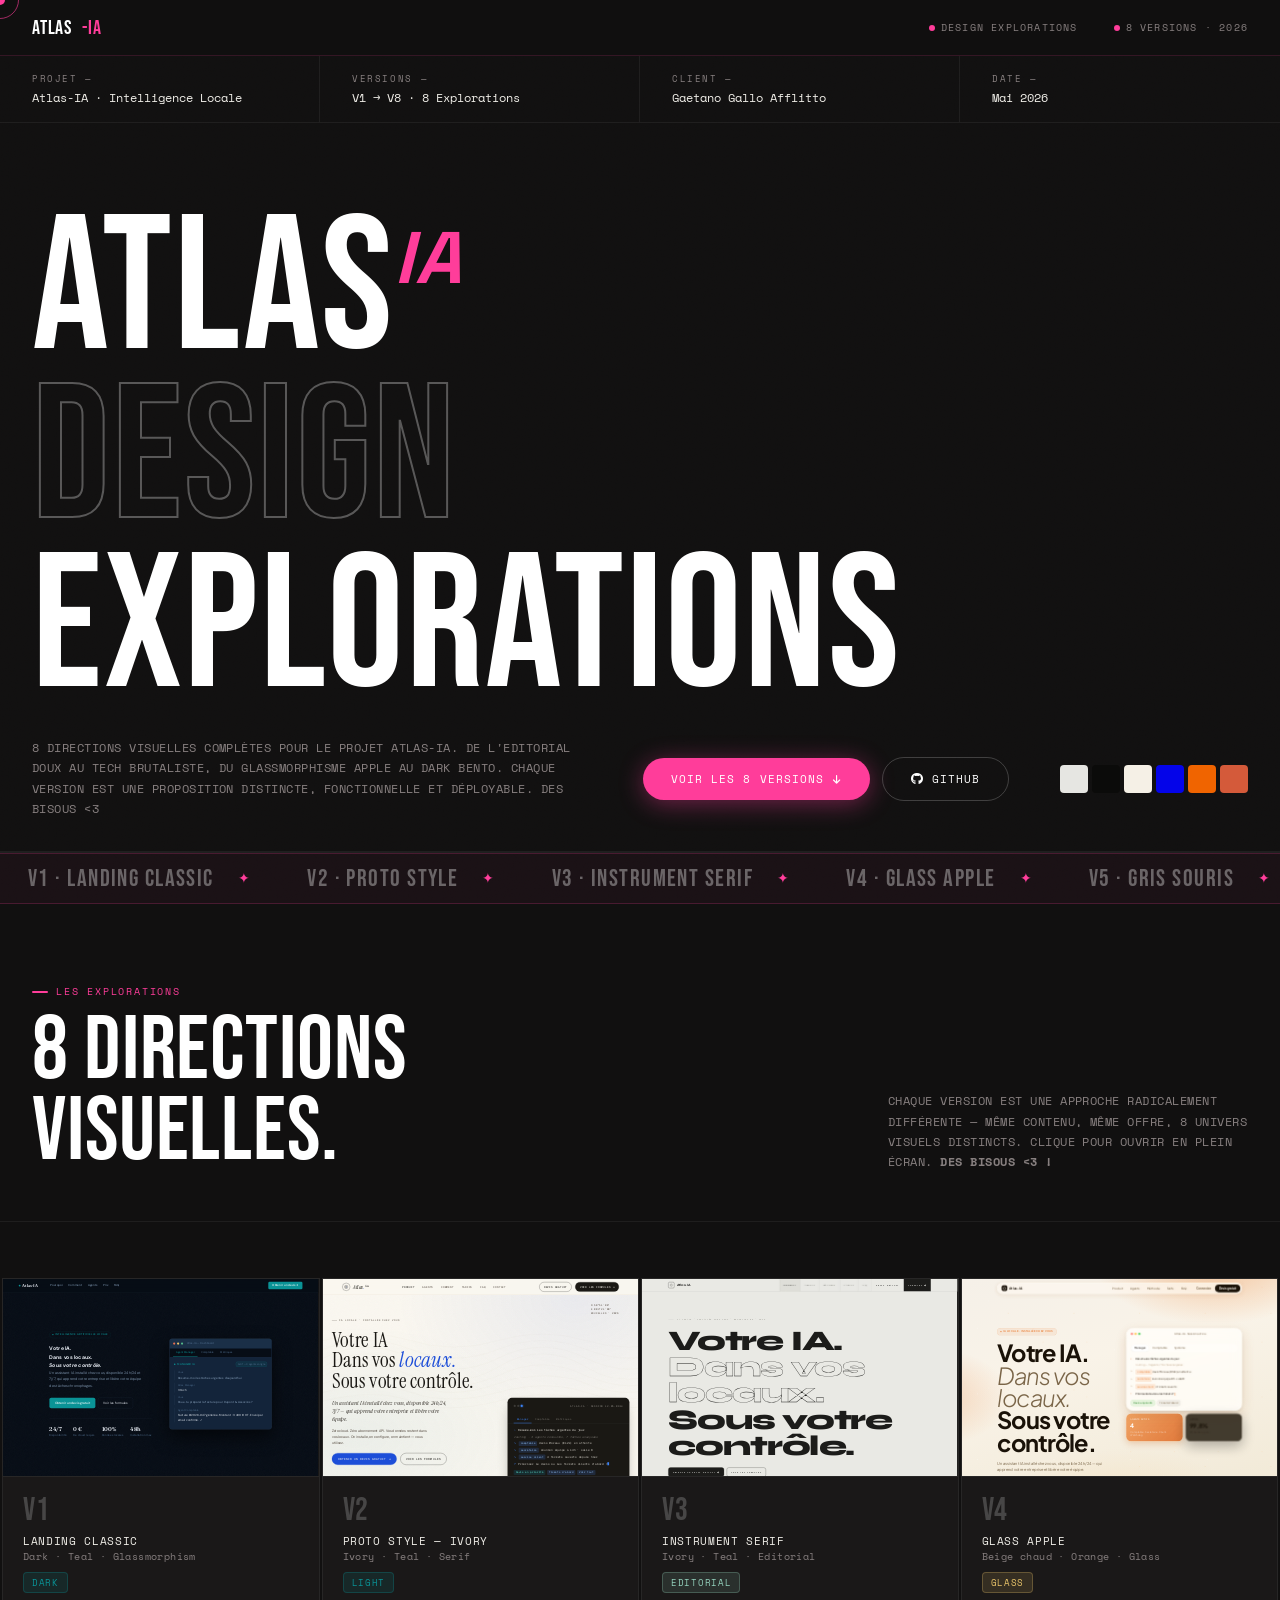
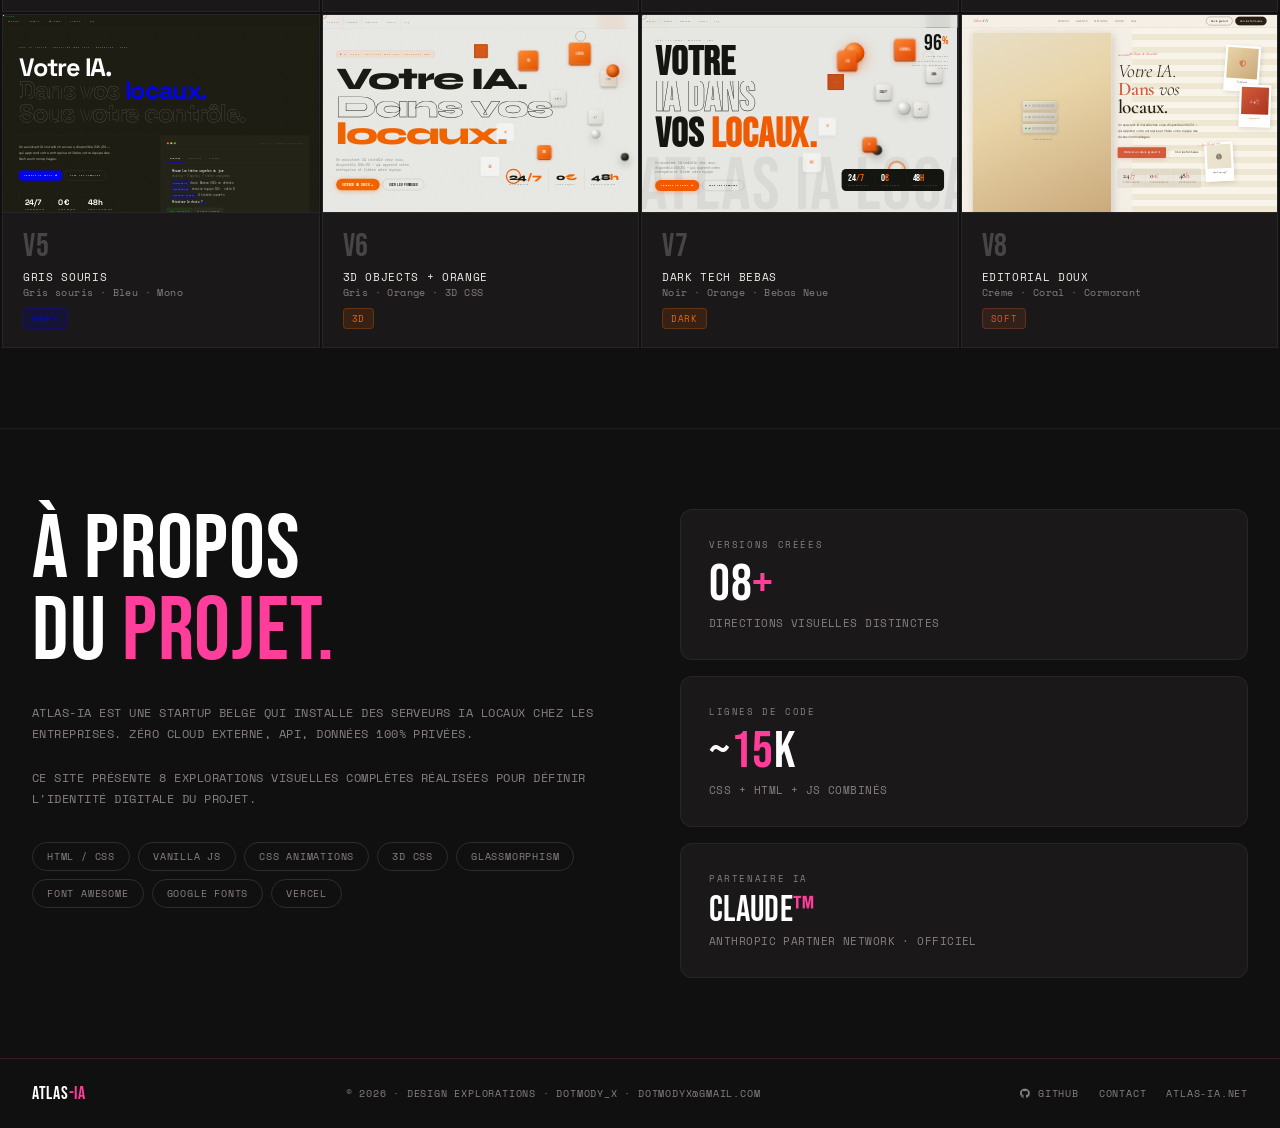
<file: index.html>
<!doctype html>
<html lang="fr">

<head>
  <meta charset="utf-8" />
  <meta name="viewport" content="width=device-width,initial-scale=1" />
  <title>Atlas-IA — Design Explorations</title>
  <link
    href="https://fonts.googleapis.com/css2?family=Bebas+Neue&family=Space+Grotesk:wght@300;400;500;700&family=Space+Mono&display=swap"
    rel="stylesheet" />
  <link rel="stylesheet" href="https://cdnjs.cloudflare.com/ajax/libs/font-awesome/6.5.1/css/all.min.css" />
  <link rel="stylesheet" href="./style.css">
</head>

<body>

  <div id="CUR">
    <div class="cr-ring"></div>
    <div class="cr-dot"></div>
  </div>

  <!-- NAV -->
  <nav>
    <div class="nav-in">
      <div class="nav-logo">ATLAS<span>-IA</span></div>
      <div class="nav-meta">
        <span>Design Explorations</span>
        <span style="margin-left:8px">8 Versions · 2026</span>
      </div>
    </div>
  </nav>

  <!-- INFO BAR -->
  <div class="info-bar" style="padding-top:56px">
    <div class="ib">
      <div class="ib-label">Projet —</div>
      <div class="ib-val">Atlas-IA · Intelligence Locale</div>
    </div>
    <div class="ib">
      <div class="ib-label">Versions —</div>
      <div class="ib-val">V1 → V8 · 8 Explorations</div>
    </div>
    <div class="ib">
      <div class="ib-label">Client —</div>
      <div class="ib-val">Gaetano Gallo Afflitto</div>
    </div>
    <div class="ib">
      <div class="ib-label">Date —</div>
      <div class="ib-val">Mai 2026</div>
    </div>
  </div>

  <!-- HERO -->
  <section id="hero">
    <div class="hero-main">
      <div class="hero-h1">
        ATLAS<span class="pink">IA</span><br />
        <span class="stroke">DESIGN</span><br />
        EXPLORATIONS
      </div>
    </div>
    <div class="hero-sub-bar">
      <div class="hero-desc">8 directions visuelles complètes pour le projet Atlas-IA. De l'editorial doux au tech
        brutaliste, du glassmorphisme Apple au dark bento. Chaque version est une proposition distincte, fonctionnelle
        et déployable. Des Bisous <3 </div>
          <div class="hero-actions">
            <a href="#versions" class="btn-pink">Voir les 8 versions <i class="fa-solid fa-arrow-down"
                style="font-size:10px"></i></a>
            <a href="https://github.com/Dotmody-X/Atlas-IA-Maquette" target="_blank" class="btn-outline-w"><i
                class="fa-brands fa-github" style="font-size:12px"></i> GitHub</a>
          </div>
          <div class="swatches">
            <div class="swatch" style="background:#e6e6e2;title='V3/V5'"></div>
            <div class="swatch" style="background:#0b0b0a"></div>
            <div class="swatch" style="background:#f5f0e6"></div>
            <div class="swatch" style="background:#0404e9"></div>
            <div class="swatch" style="background:#f06400"></div>
            <div class="swatch" style="background:#d45a3a"></div>
          </div>
      </div>
  </section>

  <!-- MARQUEE -->
  <div class="mq">
    <div class="mq-tr">
      <span class="mq-it">V1 · Landing Classic<span>✦</span></span>
      <span class="mq-it">V2 · Proto Style<span>✦</span></span>
      <span class="mq-it">V3 · Instrument Serif<span>✦</span></span>
      <span class="mq-it">V4 · Glass Apple<span>✦</span></span>
      <span class="mq-it">V5 · Gris Souris<span>✦</span></span>
      <span class="mq-it">V6 · 3D Objects<span>✦</span></span>
      <span class="mq-it">V7 · Dark Tech<span>✦</span></span>
      <span class="mq-it">V8 · Editorial Doux<span>✦</span></span>
      <span class="mq-it">V1 · Landing Classic<span>✦</span></span>
      <span class="mq-it">V2 · Proto Style<span>✦</span></span>
      <span class="mq-it">V3 · Instrument Serif<span>✦</span></span>
      <span class="mq-it">V4 · Glass Apple<span>✦</span></span>
      <span class="mq-it">V5 · Gris Souris<span>✦</span></span>
      <span class="mq-it">V6 · 3D Objects<span>✦</span></span>
      <span class="mq-it">V7 · Dark Tech<span>✦</span></span>
      <span class="mq-it">V8 · Editorial Doux<span>✦</span></span>
    </div>
  </div>

  <!-- VERSIONS GRID -->
  <section id="versions">
    <div class="versions-header rev">
      <div class="vh-left">
        <div class="label">Les explorations</div>
        <div class="vh-h2">8 DIRECTIONS<br />VISUELLES.</div>
      </div>
      <div class="vh-sub">Chaque version est une approche radicalement différente — même contenu, même offre, 8 univers
        visuels distincts. Clique pour ouvrir en plein écran. <b> Des Bisous <3 !</b>
      </div>
    </div>
    <div class="versions-grid" id="VG"></div>
  </section>

  <!-- ABOUT -->
  <section id="about">
    <div class="about-grid rev">
      <div>
        <div class="about-h">À PROPOS<br />DU <span>PROJET.</span></div>
        <div class="about-body">Atlas-IA est une startup belge qui installe des serveurs IA locaux chez les entreprises.
          Zéro cloud externe, API, données 100% privées.<br /><br />Ce site présente 8 explorations visuelles
          complètes réalisées pour définir l'identité digitale du projet.
        </div>
        <div class="tech-bar">
          <span class="tech-pill">HTML / CSS</span>
          <span class="tech-pill">Vanilla JS</span>
          <span class="tech-pill">CSS Animations</span>
          <span class="tech-pill">3D CSS</span>
          <span class="tech-pill">Glassmorphism</span>
          <span class="tech-pill">Font Awesome</span>
          <span class="tech-pill">Google Fonts</span>
          <span class="tech-pill">Vercel</span>
        </div>
      </div>
      <div class="about-right">
        <div class="about-stat">
          <div class="as-n">Versions créées</div>
          <div class="as-v">08<span>+</span></div>
          <div class="as-d">directions visuelles distinctes</div>
        </div>
        <div class="about-stat">
          <div class="as-n">Lignes de code</div>
          <div class="as-v">~<span>15</span>k</div>
          <div class="as-d">CSS + HTML + JS combinés</div>
        </div>
        <div class="about-stat">
          <div class="as-n">Partenaire IA</div>
          <div class="as-v" style="font-size:36px"><a href="https://claude.com/fr/partners" target="_blank"
              rel="noopener noreferrer">CLAUDE<span>™</span></a></div>
          <div class="as-d">Anthropic Partner Network · Officiel</div>
        </div>
      </div>
    </div>
  </section>

  <!-- FOOTER -->
  <footer>
    <div class="foot-logo">ATLAS<span>-IA</span></div>
    <div class="foot-meta">© 2026 · Design Explorations · Dotmody_X · dotmodyx@gmail.com</div>
    <div class="foot-links">
      <a href="https://github.com/Dotmody-X/Atlas-IA-Maquette" target="_blank"><i class="fa-brands fa-github"></i>
        GitHub</a>
      <a href="mailto:contact@atlas-ia.net">Contact</a>
      <a href="https://www.atlas-ia.net" target="_blank">atlas-ia.net</a>
    </div>
  </footer>

  <!-- MODAL -->
  <div class="modal" id="MODAL">
    <div class="modal-header">
      <div class="modal-title" id="MODAL-TITLE">V1 · <span>Landing Classic</span></div>
      <div style="display:flex;gap:10px;align-items:center">
        <a id="MODAL-LINK" href="#" target="_blank" class="btn-pink"
          style="font-family:var(--mono);font-size:10px;letter-spacing:.1em;text-transform:uppercase;padding:8px 16px;border-radius:999px;background:var(--pink);color:white;border:none">
          <i class="fa-solid fa-arrow-up-right-from-square" style="font-size:9px"></i> Ouvrir
        </a>
        <button class="modal-close" onclick="closeModal()"><i class="fa-solid fa-xmark"></i></button>
      </div>
    </div>
    <iframe class="modal-frame" id="MODAL-FRAME" src="about:blank" title="Version preview"></iframe>
  </div>

  <script src="./scrips.js"></script>
</body>

</html>
</file>
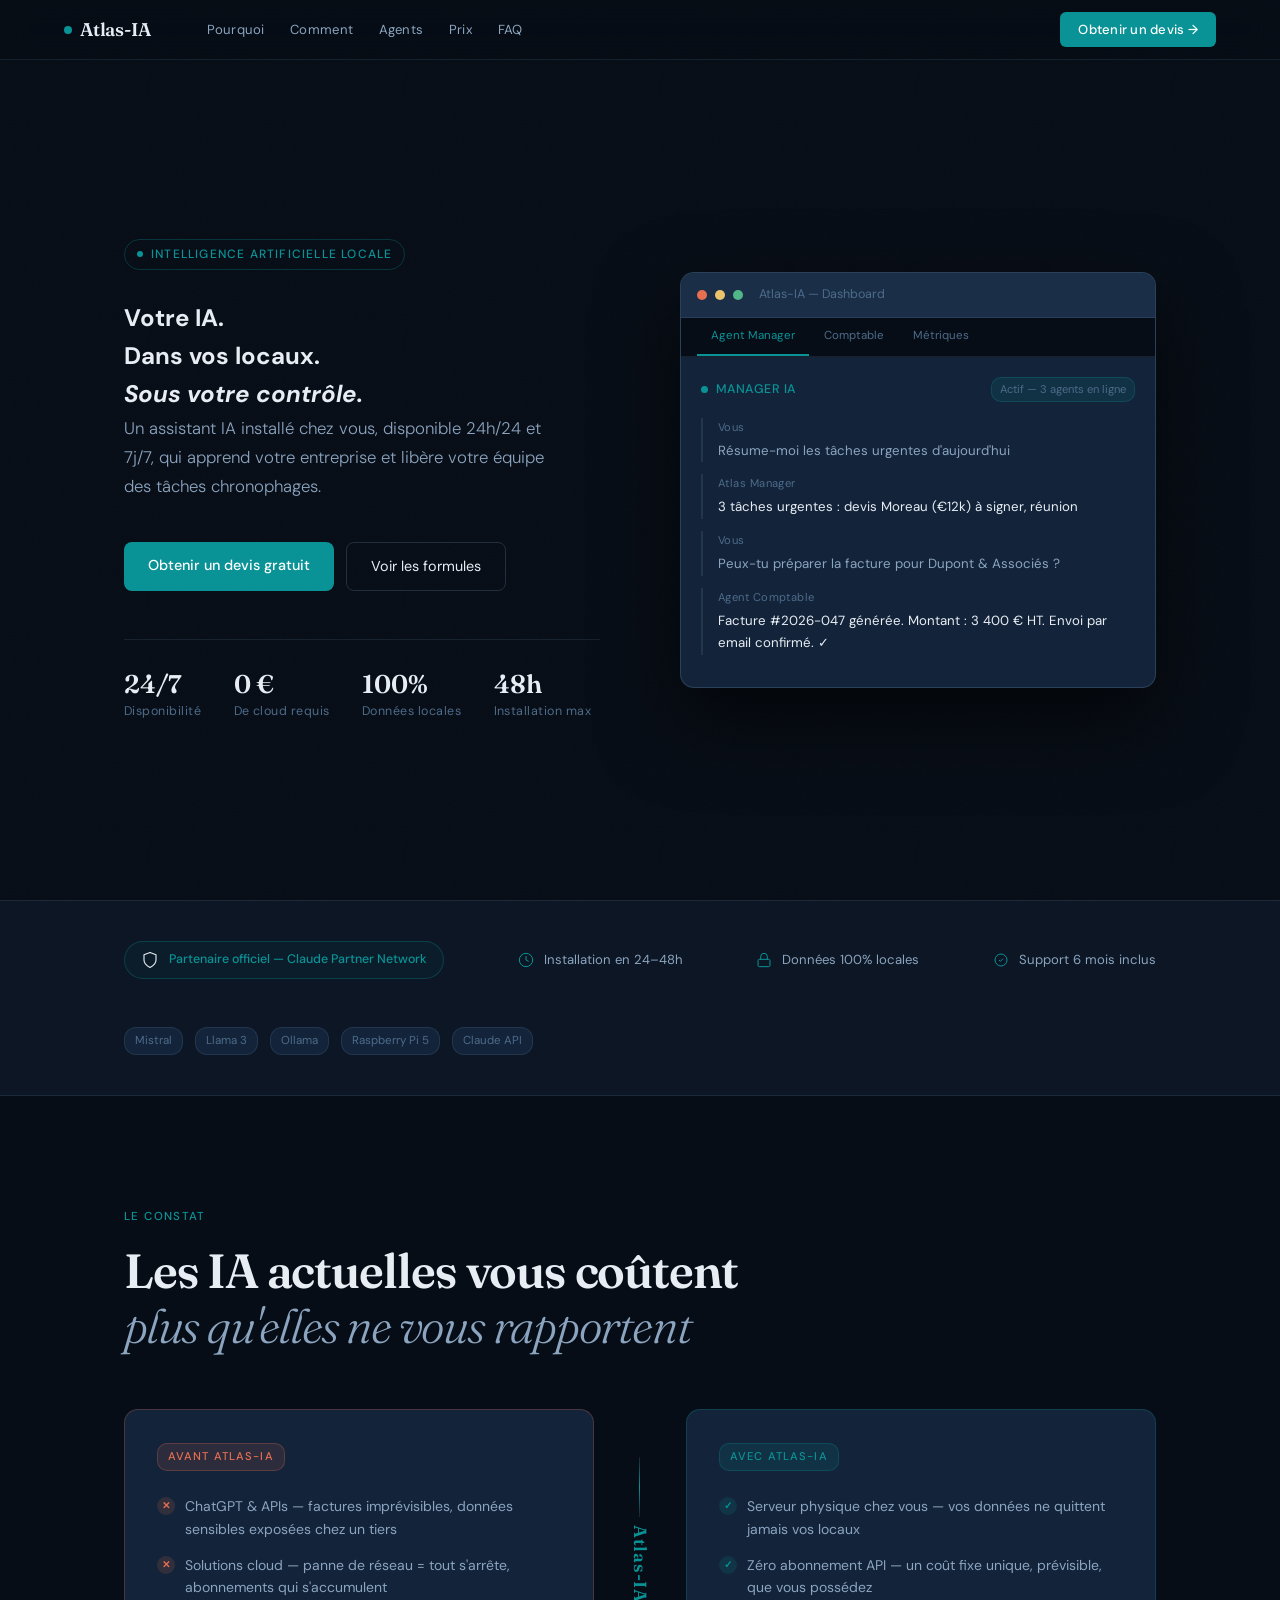
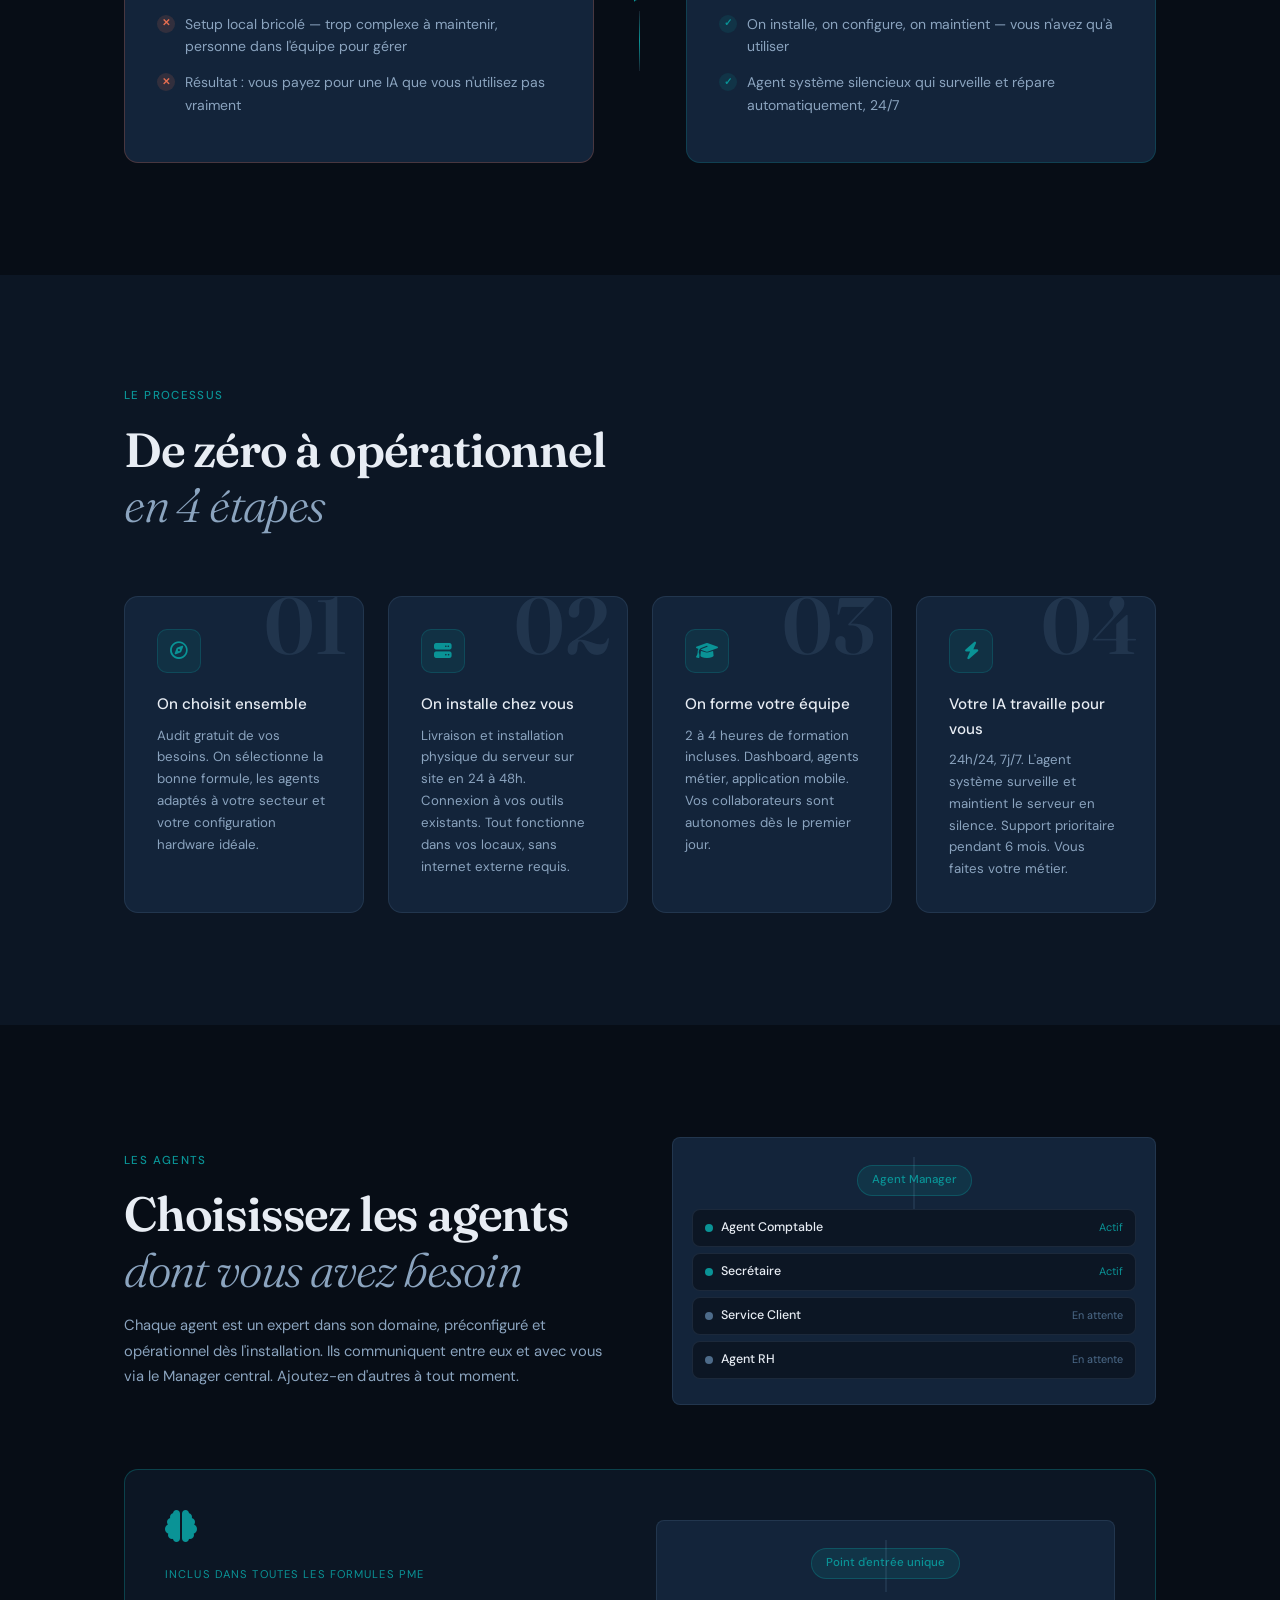
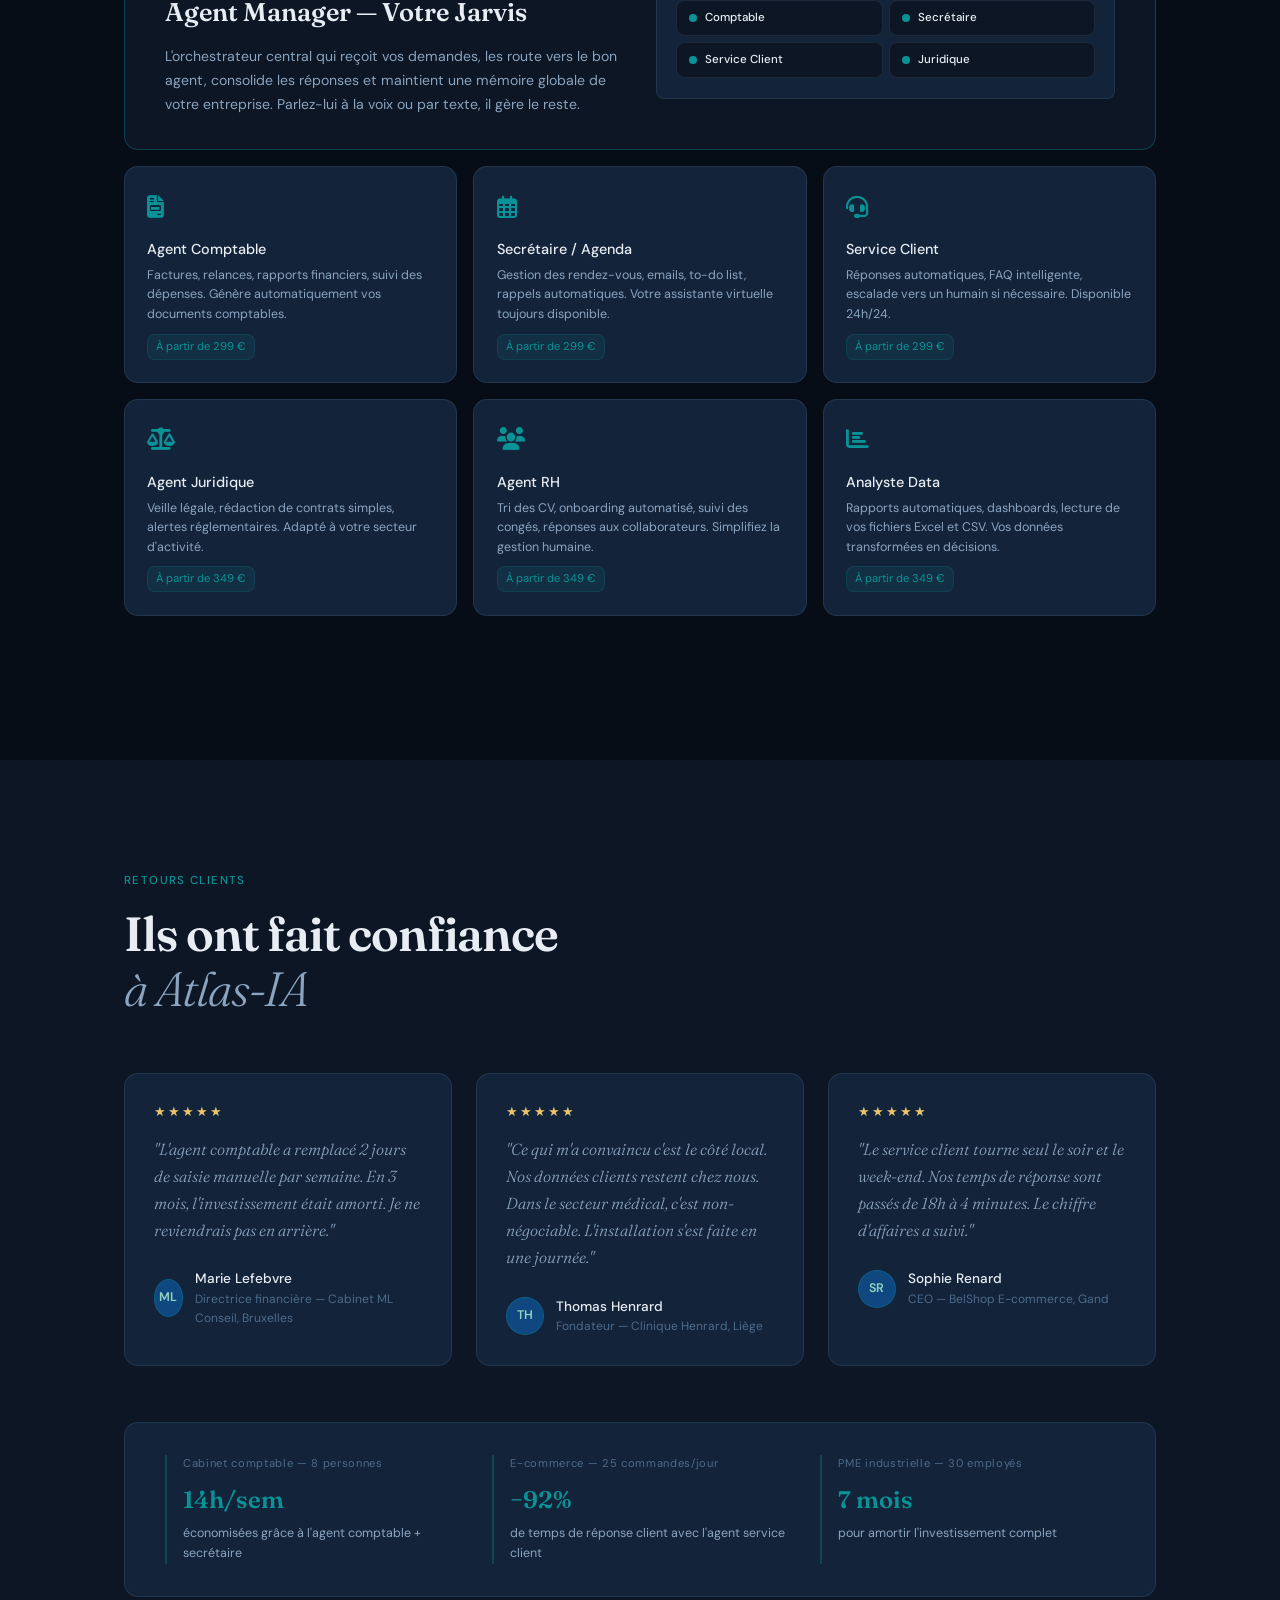
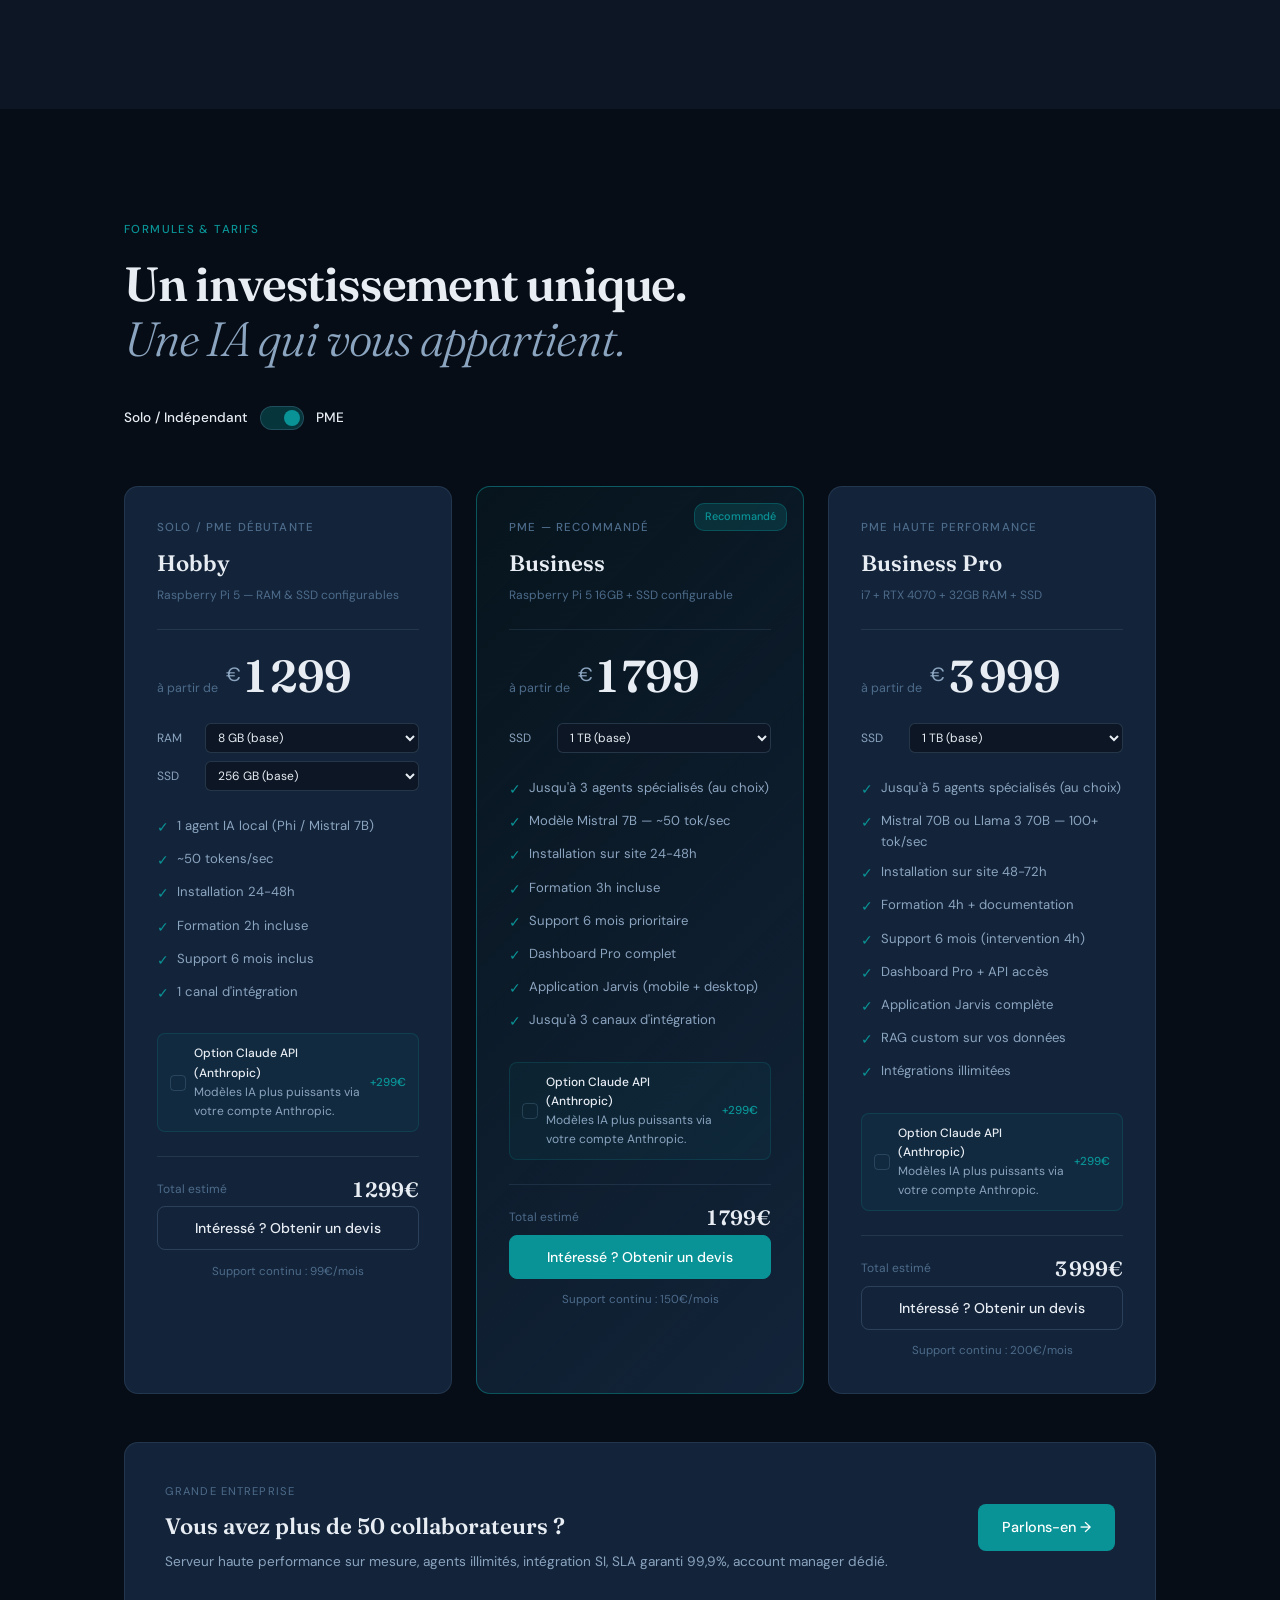
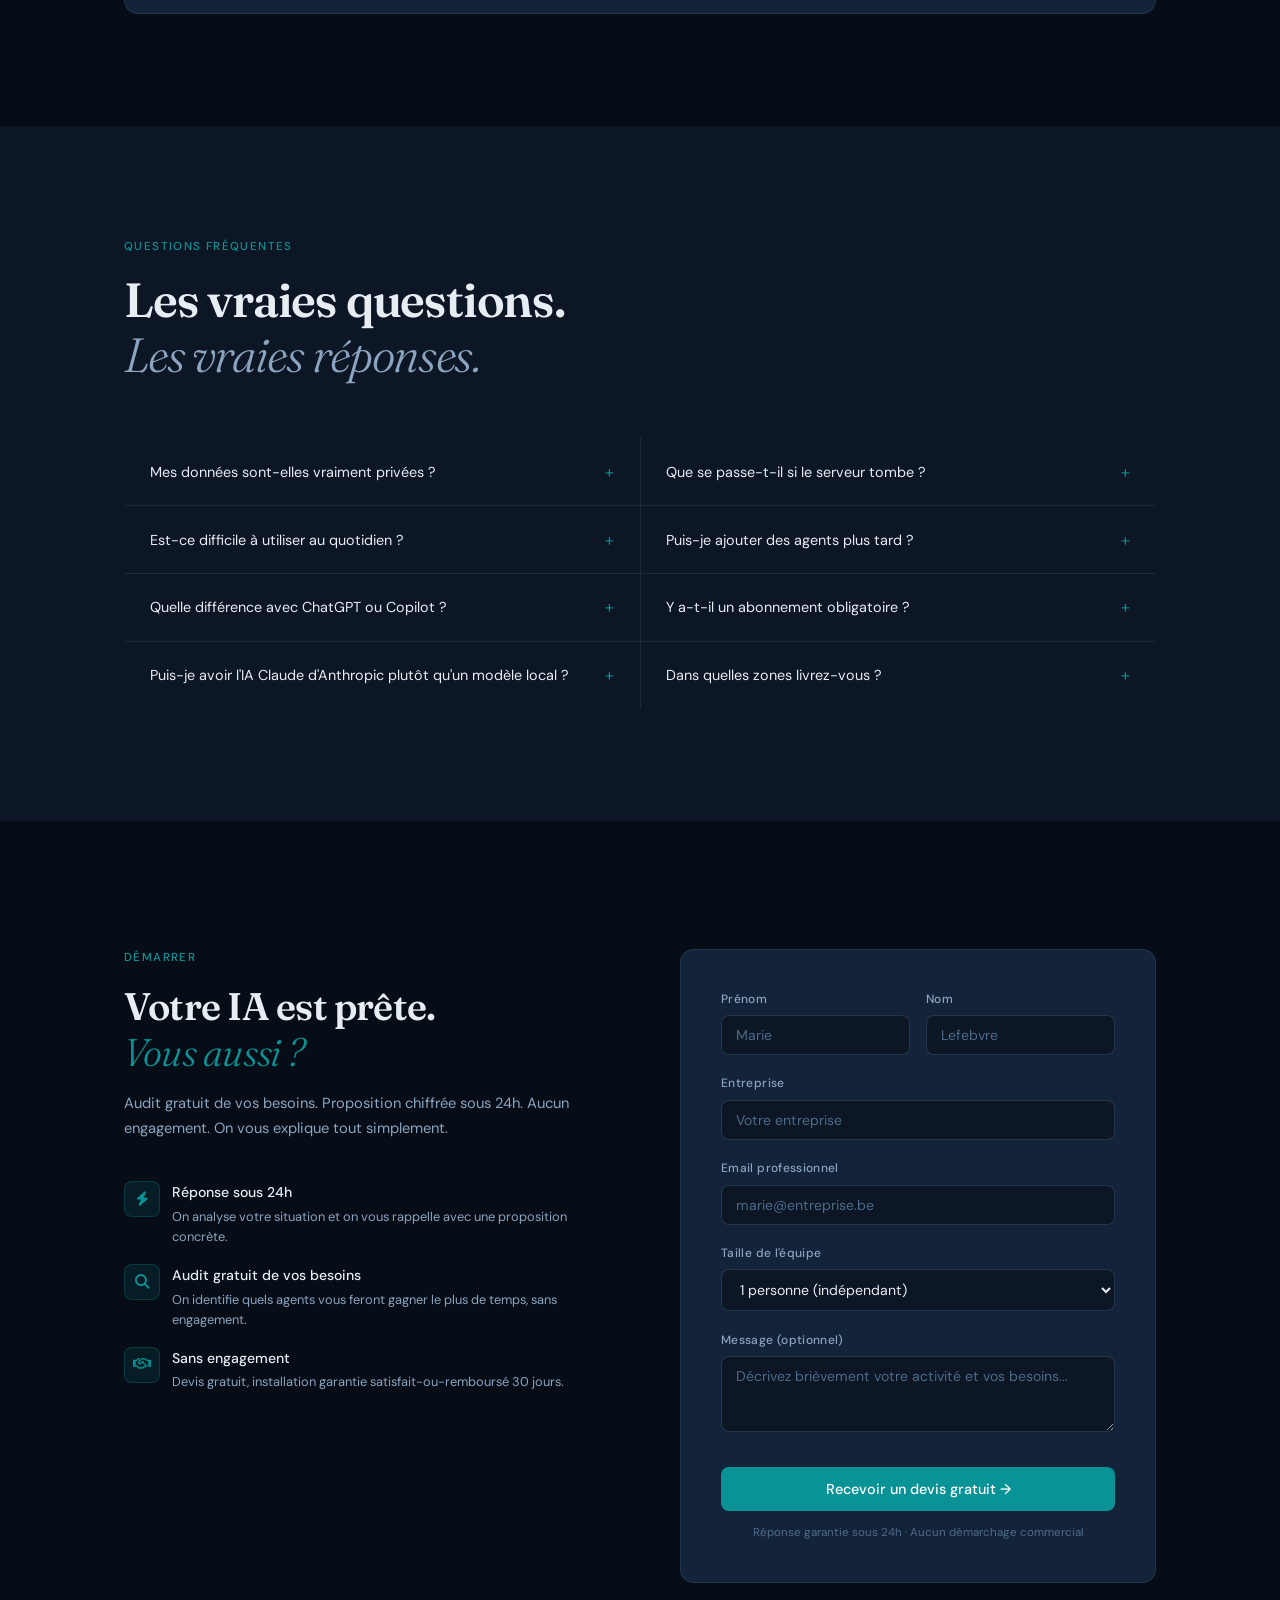
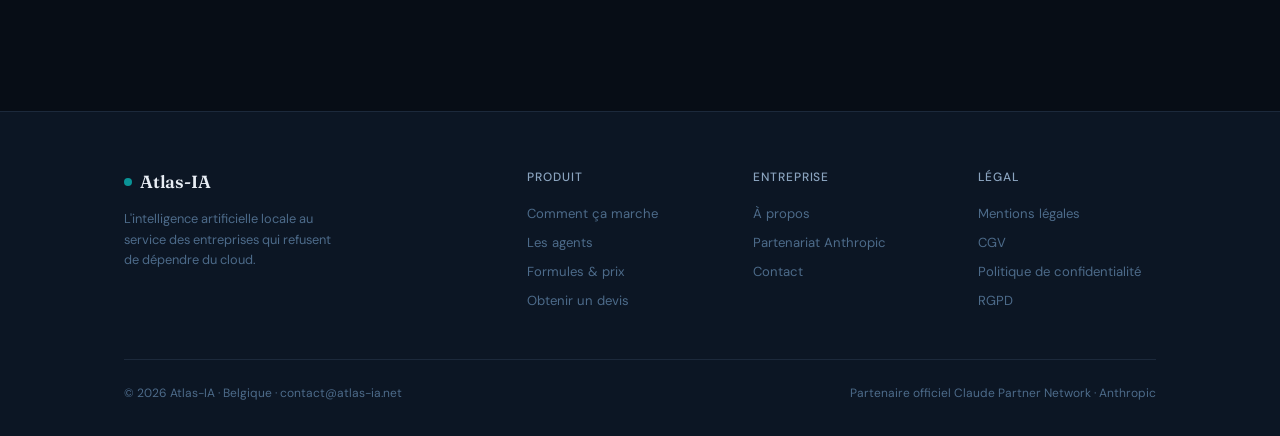
<file: V1/index.html>
<!DOCTYPE html>
<html lang="fr">
<head>
<meta charset="UTF-8"/>
<meta name="viewport" content="width=device-width, initial-scale=1.0"/>
<title>1. Atlas-IA — Tradit</title>
<link rel="preconnect" href="https://fonts.googleapis.com"/>
<link rel="preconnect" href="https://fonts.gstatic.com" crossorigin/>
<link href="https://fonts.googleapis.com/css2?family=Fraunces:ital,opsz,wght@0,9..144,300;0,9..144,400;0,9..144,600;1,9..144,300;1,9..144,400&family=DM+Sans:wght@300;400;500&display=swap" rel="stylesheet"/>
<link rel="stylesheet" href="./style.css"/>
<link rel="stylesheet" href="https://cdnjs.cloudflare.com/ajax/libs/font-awesome/6.5.1/css/all.min.css"/>
</head>
<body>

<!-- NAV -->
<nav>
  <a href="#" class="nav-logo"><span></span>Atlas-IA</a>
  <div class="nav-links">
    <a href="#problem">Pourquoi</a>
    <a href="#how">Comment</a>
    <a href="#agents">Agents</a>
    <a href="#pricing">Prix</a>
    <a href="#faq">FAQ</a>
  </div>
  <a href="#contact" class="nav-cta">Obtenir un devis →</a>
  <div class="nav-burger" onclick="this.classList.toggle('open')">
    <span></span><span></span><span></span>
  </div>
</nav>

<!-- HERO -->
<section id="hero">
<div class="container">
  <div class="hero-inner">
    <div>
      <div class="hero-tag reveal">Intelligence artificielle locale</div>
      <h1 class="reveal" style="transition-delay:.1s">Votre IA.<br/>Dans vos locaux.<br/><em>Sous votre contrôle.</em></h1>
      <p class="hero-sub reveal" style="transition-delay:.2s">Un assistant IA installé chez vous, disponible 24h/24 et 7j/7, qui apprend votre entreprise et libère votre équipe des tâches chronophages.</p>
      <div class="hero-actions reveal" style="transition-delay:.3s">
        <a href="#contact" class="btn-primary">Obtenir un devis gratuit</a>
        <a href="#pricing" class="btn-outline">Voir les formules</a>
      </div>
      <div class="hero-stats reveal" style="transition-delay:.4s">
        <div><span class="hero-stat-val">24/7</span><span class="hero-stat-label">Disponibilité</span></div>
        <div><span class="hero-stat-val">0 €</span><span class="hero-stat-label">De cloud requis</span></div>
        <div><span class="hero-stat-val">100%</span><span class="hero-stat-label">Données locales</span></div>
        <div><span class="hero-stat-val">48h</span><span class="hero-stat-label">Installation max</span></div>
      </div>
    </div>
    <div class="hero-visual reveal" style="transition-delay:.25s">
      <div class="terminal">
        <div class="terminal-bar">
          <div class="t-dot"></div><div class="t-dot"></div><div class="t-dot"></div>
          <span class="terminal-title">Atlas-IA — Dashboard</span>
        </div>
        <div class="t-tabs">
          <div class="t-tab active" onclick="switchTab(0)">Agent Manager</div>
          <div class="t-tab" onclick="switchTab(1)">Comptable</div>
          <div class="t-tab" onclick="switchTab(2)">Métriques</div>
        </div>
        <div class="terminal-body">
          <div class="t-panel active" id="tp0">
            <div class="t-agent">
              <div class="t-agent-dot"></div>
              <span class="t-agent-name">MANAGER IA</span>
              <span class="t-agent-status">Actif — 3 agents en ligne</span>
            </div>
            <div class="t-msg">
              <div class="t-msg-role">Vous</div>
              <div class="t-msg-text">Résume-moi les tâches urgentes d'aujourd'hui</div>
            </div>
            <div class="t-msg">
              <div class="t-msg-role">Atlas Manager</div>
              <div class="t-msg-text answer" id="typing-text"></div>
            </div>
            <div class="t-msg" style="margin-top:12px">
              <div class="t-msg-role">Vous</div>
              <div class="t-msg-text">Peux-tu préparer la facture pour Dupont & Associés ?</div>
            </div>
            <div class="t-msg">
              <div class="t-msg-role">Agent Comptable</div>
              <div class="t-msg-text answer">Facture #2026-047 générée. Montant : 3 400 € HT. Envoi par email confirmé. ✓</div>
            </div>
          </div>
          <div class="t-panel" id="tp1">
            <div class="t-agent">
              <div class="t-agent-dot"></div>
              <span class="t-agent-name">AGENT COMPTABLE</span>
              <span class="t-agent-status">En ligne</span>
            </div>
            <div class="t-metric-row"><span class="t-metric-label">Factures ce mois</span><span class="t-metric-val">47 générées</span></div>
            <div class="t-metric-row"><span class="t-metric-label">Relances envoyées</span><span class="t-metric-val">3 automatiques</span></div>
            <div class="t-metric-row"><span class="t-metric-label">Rapport financier</span><span class="t-metric-val">Prêt — Mai 2026</span></div>
            <div class="t-metric-row"><span class="t-metric-label">Prochain paiement</span><span class="t-metric-val">15/05 — 8 400 €</span></div>
            <div class="t-metric-row"><span class="t-metric-label">Anomalies détectées</span><span class="t-metric-val" style="color:#52b788">Aucune <i class="fa-solid fa-check" style="color:#52b788"></i></span></div>
          </div>
          <div class="t-panel" id="tp2">
            <div class="t-agent">
              <div class="t-agent-dot"></div>
              <span class="t-agent-name">MÉTRIQUES SYSTÈME</span>
              <span class="t-agent-status">Watchdog actif</span>
            </div>
            <div class="t-metric-row"><span class="t-metric-label">Uptime serveur</span><span class="t-metric-val">99.8% (30j)</span></div>
            <div class="t-metric-row"><span class="t-metric-label">Requêtes traitées</span><span class="t-metric-val">12 847</span></div>
            <div class="t-metric-row"><span class="t-metric-label">Temps de réponse</span><span class="t-metric-val">1.2s moy.</span></div>
            <div class="t-metric-row"><span class="t-metric-label">Stockage utilisé</span><span class="t-metric-val">238 GB / 1 TB</span></div>
            <div class="t-metric-row"><span class="t-metric-label">Dernier backup</span><span class="t-metric-val">Aujourd'hui 03:00</span></div>
          </div>
        </div>
      </div>
    </div>
  </div>
</div>
</section>

<!-- TRUST STRIP -->
<section id="trust">
<div class="container">
  <div class="trust-inner">
    <div class="trust-badge reveal">
      <svg width="18" height="18" viewBox="0 0 24 24" fill="none" stroke="currentColor" stroke-width="1.5" stroke-linecap="round" stroke-linejoin="round"><path d="M12 22s8-4 8-10V5l-8-3-8 3v7c0 6 8 10 8 10z"/></svg>
      <span class="trust-badge-text">Partenaire officiel — Claude Partner Network</span>
    </div>
    <div class="trust-item reveal" style="transition-delay:.1s">
      <svg width="16" height="16" viewBox="0 0 24 24" fill="none" stroke="currentColor" stroke-width="1.5"><circle cx="12" cy="12" r="10"/><path d="M12 6v6l4 2"/></svg>
      Installation en 24–48h
    </div>
    <div class="trust-item reveal" style="transition-delay:.15s">
      <svg width="16" height="16" viewBox="0 0 24 24" fill="none" stroke="currentColor" stroke-width="1.5"><rect x="3" y="11" width="18" height="11" rx="2"/><path d="M7 11V7a5 5 0 0110 0v4"/></svg>
      Données 100% locales
    </div>
    <div class="trust-item reveal" style="transition-delay:.2s">
      <svg width="16" height="16" viewBox="0 0 24 24" fill="none" stroke="currentColor" stroke-width="1.5"><path d="M9 12l2 2 4-4m6 2a9 9 0 11-18 0 9 9 0 0118 0z"/></svg>
      Support 6 mois inclus
    </div>
    <div class="trust-tech reveal" style="transition-delay:.25s">
      <span class="trust-pill">Mistral</span>
      <span class="trust-pill">Llama 3</span>
      <span class="trust-pill">Ollama</span>
      <span class="trust-pill">Raspberry Pi 5</span>
      <span class="trust-pill">Claude API</span>
    </div>
  </div>
</div>
</section>

<!-- PROBLEM / SOLUTION -->
<section id="problem">
<div class="container">
  <div class="reveal"><div class="section-label">Le constat</div></div>
  <h2 class="section-title reveal" style="transition-delay:.1s">Les IA actuelles vous coûtent<br/><em>plus qu'elles ne vous rapportent</em></h2>
  <div class="vs-grid">
    <div class="vs-col bad reveal">
      <div class="vs-col-label">Avant Atlas-IA</div>
      <div class="vs-item"><div class="vs-icon">✕</div><span>ChatGPT & APIs — factures imprévisibles, données sensibles exposées chez un tiers</span></div>
      <div class="vs-item"><div class="vs-icon">✕</div><span>Solutions cloud — panne de réseau = tout s'arrête, abonnements qui s'accumulent</span></div>
      <div class="vs-item"><div class="vs-icon">✕</div><span>Setup local bricolé — trop complexe à maintenir, personne dans l'équipe pour gérer</span></div>
      <div class="vs-item"><div class="vs-icon">✕</div><span>Résultat : vous payez pour une IA que vous n'utilisez pas vraiment</span></div>
    </div>
    <div class="vs-arrow reveal">
      <div class="vs-arrow-line"></div>
      <div class="vs-arrow-logo">Atlas-IA</div>
      <div class="vs-arrow-line"></div>
    </div>
    <div class="vs-col good reveal" style="transition-delay:.15s">
      <div class="vs-col-label">Avec Atlas-IA</div>
      <div class="vs-item"><div class="vs-icon">✓</div><span>Serveur physique chez vous — vos données ne quittent jamais vos locaux</span></div>
      <div class="vs-item"><div class="vs-icon">✓</div><span>Zéro abonnement API — un coût fixe unique, prévisible, que vous possédez</span></div>
      <div class="vs-item"><div class="vs-icon">✓</div><span>On installe, on configure, on maintient — vous n'avez qu'à utiliser</span></div>
      <div class="vs-item"><div class="vs-icon">✓</div><span>Agent système silencieux qui surveille et répare automatiquement, 24/7</span></div>
    </div>
  </div>
</div>
</section>

<!-- HOW IT WORKS -->
<section id="how">
<div class="container">
  <div class="reveal"><div class="section-label">Le processus</div></div>
  <h2 class="section-title reveal" style="transition-delay:.1s">De zéro à opérationnel<br/><em>en 4 étapes</em></h2>
  <div class="steps-grid">
    <div class="step reveal" data-num="01" style="transition-delay:.1s">
      <div class="step-icon"><i class="fa-regular fa-compass"></i></div>
      <h3>On choisit ensemble</h3>
      <p>Audit gratuit de vos besoins. On sélectionne la bonne formule, les agents adaptés à votre secteur et votre configuration hardware idéale.</p>
    </div>
    <div class="step reveal" data-num="02" style="transition-delay:.15s">
      <div class="step-icon"><i class="fa-solid fa-server"></i></div>
      <h3>On installe chez vous</h3>
      <p>Livraison et installation physique du serveur sur site en 24 à 48h. Connexion à vos outils existants. Tout fonctionne dans vos locaux, sans internet externe requis.</p>
    </div>
    <div class="step reveal" data-num="03" style="transition-delay:.2s">
      <div class="step-icon"><i class="fa-solid fa-graduation-cap"></i></div>
      <h3>On forme votre équipe</h3>
      <p>2 à 4 heures de formation incluses. Dashboard, agents métier, application mobile. Vos collaborateurs sont autonomes dès le premier jour.</p>
    </div>
    <div class="step reveal" data-num="04" style="transition-delay:.25s">
      <div class="step-icon"><i class="fa-solid fa-bolt"></i></div>
      <h3>Votre IA travaille pour vous</h3>
      <p>24h/24, 7j/7. L'agent système surveille et maintient le serveur en silence. Support prioritaire pendant 6 mois. Vous faites votre métier.</p>
    </div>
  </div>
</div>
</section>

<!-- AGENTS -->
<section id="agents">
<div class="container">
  <div class="agents-intro">
    <div>
      <div class="reveal"><div class="section-label">Les agents</div></div>
      <h2 class="section-title reveal" style="transition-delay:.1s">Choisissez les agents<br/><em>dont vous avez besoin</em></h2>
      <p class="reveal" style="font-size:.92rem;color:var(--text2);line-height:1.75;transition-delay:.2s">Chaque agent est un expert dans son domaine, préconfiguré et opérationnel dès l'installation. Ils communiquent entre eux et avec vous via le Manager central. Ajoutez-en d'autres à tout moment.</p>
    </div>
    <div class="reveal" style="transition-delay:.15s">
      <div class="manager-visual">
        <div class="m-center"><span class="m-center-badge">Agent Manager</span></div>
        <div class="m-node"><div class="m-node-dot"></div><span class="m-node-name">Agent Comptable</span><span class="m-node-status active">Actif</span></div>
        <div class="m-node"><div class="m-node-dot"></div><span class="m-node-name">Secrétaire</span><span class="m-node-status active">Actif</span></div>
        <div class="m-node"><div class="m-node-dot idle"></div><span class="m-node-name">Service Client</span><span class="m-node-status">En attente</span></div>
        <div class="m-node"><div class="m-node-dot idle"></div><span class="m-node-name">Agent RH</span><span class="m-node-status">En attente</span></div>
      </div>
    </div>
  </div>

  <!-- Featured Manager -->
  <div class="agent-card featured reveal">
    <div>
      <span class="agent-emoji"><i class="fa-solid fa-brain"></i></span>
      <div class="manager-label">Inclus dans toutes les formules PME</div>
      <div class="manager-title">Agent Manager — Votre Jarvis</div>
      <p class="manager-desc">L'orchestrateur central qui reçoit vos demandes, les route vers le bon agent, consolide les réponses et maintient une mémoire globale de votre entreprise. Parlez-lui à la voix ou par texte, il gère le reste.</p>
    </div>
    <div class="manager-visual">
      <div class="m-center"><span class="m-center-badge">Point d'entrée unique</span></div>
      <div style="display:grid;grid-template-columns:1fr 1fr;gap:6px;margin-top:8px">
        <div class="m-node" style="margin-bottom:0"><div class="m-node-dot"></div><span class="m-node-name" style="font-size:.72rem">Comptable</span></div>
        <div class="m-node" style="margin-bottom:0"><div class="m-node-dot"></div><span class="m-node-name" style="font-size:.72rem">Secrétaire</span></div>
        <div class="m-node" style="margin-bottom:0"><div class="m-node-dot"></div><span class="m-node-name" style="font-size:.72rem">Service Client</span></div>
        <div class="m-node" style="margin-bottom:0"><div class="m-node-dot"></div><span class="m-node-name" style="font-size:.72rem">Juridique</span></div>
      </div>
    </div>
  </div>

  <div class="agents-grid" style="margin-top:1rem">
    <div class="agent-card reveal" onclick="scrollTo('#contact')">
      <span class="agent-emoji"><i class="fa-solid fa-file-invoice"></i></span>
      <div class="agent-name">Agent Comptable</div>
      <div class="agent-desc">Factures, relances, rapports financiers, suivi des dépenses. Génère automatiquement vos documents comptables.</div>
      <span class="agent-tag">À partir de 299 €</span>
    </div>
    <div class="agent-card reveal" style="transition-delay:.05s">
      <span class="agent-emoji"><i class="fa-regular fa-calendar-days"></i></span>
      <div class="agent-name">Secrétaire / Agenda</div>
      <div class="agent-desc">Gestion des rendez-vous, emails, to-do list, rappels automatiques. Votre assistante virtuelle toujours disponible.</div>
      <span class="agent-tag">À partir de 299 €</span>
    </div>
    <div class="agent-card reveal" style="transition-delay:.1s">
      <span class="agent-emoji"><i class="fa-solid fa-headset"></i></span>
      <div class="agent-name">Service Client</div>
      <div class="agent-desc">Réponses automatiques, FAQ intelligente, escalade vers un humain si nécessaire. Disponible 24h/24.</div>
      <span class="agent-tag">À partir de 299 €</span>
    </div>
    <div class="agent-card reveal" style="transition-delay:.15s">
      <span class="agent-emoji"><i class="fa-solid fa-scale-balanced"></i></span>
      <div class="agent-name">Agent Juridique</div>
      <div class="agent-desc">Veille légale, rédaction de contrats simples, alertes réglementaires. Adapté à votre secteur d'activité.</div>
      <span class="agent-tag">À partir de 349 €</span>
    </div>
    <div class="agent-card reveal" style="transition-delay:.2s">
      <span class="agent-emoji"><i class="fa-solid fa-users"></i></span>
      <div class="agent-name">Agent RH</div>
      <div class="agent-desc">Tri des CV, onboarding automatisé, suivi des congés, réponses aux collaborateurs. Simplifiez la gestion humaine.</div>
      <span class="agent-tag">À partir de 349 €</span>
    </div>
    <div class="agent-card reveal" style="transition-delay:.25s">
      <span class="agent-emoji"><i class="fa-solid fa-chart-bar"></i></span>
      <div class="agent-name">Analyste Data</div>
      <div class="agent-desc">Rapports automatiques, dashboards, lecture de vos fichiers Excel et CSV. Vos données transformées en décisions.</div>
      <span class="agent-tag">À partir de 349 €</span>
    </div>
  </div>
</div>
</section>

<!-- TESTIMONIALS -->
<section id="testimonials">
<div class="container">
  <div class="reveal"><div class="section-label">Retours clients</div></div>
  <h2 class="section-title reveal" style="transition-delay:.1s">Ils ont fait confiance<br/><em>à Atlas-IA</em></h2>
  <div class="testi-grid">
    <div class="testi-card reveal">
      <div class="testi-stars"><span>★</span><span>★</span><span>★</span><span>★</span><span>★</span></div>
      <div class="testi-quote">"L'agent comptable a remplacé 2 jours de saisie manuelle par semaine. En 3 mois, l'investissement était amorti. Je ne reviendrais pas en arrière."</div>
      <div class="testi-author">
        <div class="testi-avatar">ML</div>
        <div><div class="testi-name">Marie Lefebvre</div><div class="testi-role">Directrice financière — Cabinet ML Conseil, Bruxelles</div></div>
      </div>
    </div>
    <div class="testi-card reveal" style="transition-delay:.1s">
      <div class="testi-stars"><span>★</span><span>★</span><span>★</span><span>★</span><span>★</span></div>
      <div class="testi-quote">"Ce qui m'a convaincu c'est le côté local. Nos données clients restent chez nous. Dans le secteur médical, c'est non-négociable. L'installation s'est faite en une journée."</div>
      <div class="testi-author">
        <div class="testi-avatar">TH</div>
        <div><div class="testi-name">Thomas Henrard</div><div class="testi-role">Fondateur — Clinique Henrard, Liège</div></div>
      </div>
    </div>
    <div class="testi-card reveal" style="transition-delay:.2s">
      <div class="testi-stars"><span>★</span><span>★</span><span>★</span><span>★</span><span>★</span></div>
      <div class="testi-quote">"Le service client tourne seul le soir et le week-end. Nos temps de réponse sont passés de 18h à 4 minutes. Le chiffre d'affaires a suivi."</div>
      <div class="testi-author">
        <div class="testi-avatar">SR</div>
        <div><div class="testi-name">Sophie Renard</div><div class="testi-role">CEO — BelShop E-commerce, Gand</div></div>
      </div>
    </div>
  </div>
  <div class="case-band reveal" style="transition-delay:.15s">
    <div class="case-item">
      <div class="case-label">Cabinet comptable — 8 personnes</div>
      <div class="case-val">14h/sem</div>
      <div class="case-desc">économisées grâce à l'agent comptable + secrétaire</div>
    </div>
    <div class="case-item">
      <div class="case-label">E-commerce — 25 commandes/jour</div>
      <div class="case-val">−92%</div>
      <div class="case-desc">de temps de réponse client avec l'agent service client</div>
    </div>
    <div class="case-item">
      <div class="case-label">PME industrielle — 30 employés</div>
      <div class="case-val">7 mois</div>
      <div class="case-desc">pour amortir l'investissement complet</div>
    </div>
  </div>
</div>
</section>

<!-- PRICING -->
<section id="pricing">
<div class="container">
  <div class="reveal"><div class="section-label">Formules & tarifs</div></div>
  <h2 class="section-title reveal" style="transition-delay:.1s">Un investissement unique.<br/><em>Une IA qui vous appartient.</em></h2>
  <div class="pricing-toggle reveal" style="transition-delay:.15s">
    <span class="toggle-opt active" id="tog-solo" onclick="setGamme('solo')">Solo / Indépendant</span>
    <div class="toggle-switch pme" id="togswitch" onclick="setGamme(currentGamme==='solo'?'pme':'solo')">
      <div class="toggle-knob"></div>
    </div>
    <span class="toggle-opt active" id="tog-pme" onclick="setGamme('pme')">PME</span>
  </div>

  <div class="pricing-grid" id="pricing-grid">
    <!-- Cards injected by JS -->
  </div>

  <div class="enterprise-band reveal" style="transition-delay:.2s">
    <div class="ent-text">
      <div class="ent-label">Grande entreprise</div>
      <div class="ent-title">Vous avez plus de 50 collaborateurs ?</div>
      <div class="ent-desc">Serveur haute performance sur mesure, agents illimités, intégration SI, SLA garanti 99,9%, account manager dédié.</div>
    </div>
    <a href="#contact" class="btn-primary" style="flex-shrink:0;white-space:nowrap">Parlons-en →</a>
  </div>
</div>
</section>

<!-- FAQ -->
<section id="faq">
<div class="container">
  <div class="reveal"><div class="section-label">Questions fréquentes</div></div>
  <h2 class="section-title reveal" style="transition-delay:.1s">Les vraies questions.<br/><em>Les vraies réponses.</em></h2>
  <div class="faq-grid reveal" style="transition-delay:.15s" id="faq-grid">
  </div>
</div>
</section>

<!-- CTA / CONTACT -->
<section id="contact">
<div class="container">
  <div class="contact-inner">
    <div>
      <div class="reveal"><div class="section-label">Démarrer</div></div>
      <h2 class="ci-title reveal" style="transition-delay:.1s">Votre IA est prête.<br/><em>Vous aussi ?</em></h2>
      <p class="ci-sub reveal" style="transition-delay:.2s">Audit gratuit de vos besoins. Proposition chiffrée sous 24h. Aucun engagement. On vous explique tout simplement.</p>
      <div class="ci-points reveal" style="transition-delay:.25s">
        <div class="ci-point">
          <div class="ci-point-icon"><i class="fa-solid fa-bolt"></i></div>
          <div><div class="ci-point-title">Réponse sous 24h</div><div class="ci-point-desc">On analyse votre situation et on vous rappelle avec une proposition concrète.</div></div>
        </div>
        <div class="ci-point">
          <div class="ci-point-icon"><i class="fa-solid fa-magnifying-glass"></i></div>
          <div><div class="ci-point-title">Audit gratuit de vos besoins</div><div class="ci-point-desc">On identifie quels agents vous feront gagner le plus de temps, sans engagement.</div></div>
        </div>
        <div class="ci-point">
          <div class="ci-point-icon"><i class="fa-regular fa-handshake"></i></div>
          <div><div class="ci-point-title">Sans engagement</div><div class="ci-point-desc">Devis gratuit, installation garantie satisfait-ou-remboursé 30 jours.</div></div>
        </div>
      </div>
    </div>
    <div class="contact-form reveal" style="transition-delay:.1s">
      <div class="form-row">
        <div class="form-group"><label class="form-label">Prénom</label><input type="text" class="form-input" placeholder="Marie"/></div>
        <div class="form-group"><label class="form-label">Nom</label><input type="text" class="form-input" placeholder="Lefebvre"/></div>
      </div>
      <div class="form-group"><label class="form-label">Entreprise</label><input type="text" class="form-input" placeholder="Votre entreprise"/></div>
      <div class="form-group"><label class="form-label">Email professionnel</label><input type="email" class="form-input" placeholder="marie@entreprise.be"/></div>
      <div class="form-group">
        <label class="form-label">Taille de l'équipe</label>
        <select class="form-select form-input">
          <option>1 personne (indépendant)</option>
          <option>2–10 personnes</option>
          <option>11–50 personnes</option>
          <option>51–200 personnes</option>
          <option>200+ personnes</option>
        </select>
      </div>
      <div class="form-group"><label class="form-label">Message (optionnel)</label><textarea class="form-input" rows="3" placeholder="Décrivez brièvement votre activité et vos besoins..."></textarea></div>
      <button class="form-submit" onclick="handleSubmit(this)">Recevoir un devis gratuit →</button>
      <div class="form-note">Réponse garantie sous 24h · Aucun démarchage commercial</div>
    </div>
  </div>
</div>
</section>

<!-- FOOTER -->
<footer>
<div class="container">
  <div class="footer-inner">
    <div class="footer-brand">
      <div class="nav-logo" style="margin-bottom:.8rem"><span></span>Atlas-IA</div>
      <div class="footer-tagline">L'intelligence artificielle locale au service des entreprises qui refusent de dépendre du cloud.</div>
    </div>
    <div class="footer-col">
      <h4>Produit</h4>
      <a href="#how">Comment ça marche</a>
      <a href="#agents">Les agents</a>
      <a href="#pricing">Formules & prix</a>
      <a href="#contact">Obtenir un devis</a>
    </div>
    <div class="footer-col">
      <h4>Entreprise</h4>
      <a href="#">À propos</a>
      <a href="#">Partenariat Anthropic</a>
      <a href="#">Contact</a>
    </div>
    <div class="footer-col">
      <h4>Légal</h4>
      <a href="#">Mentions légales</a>
      <a href="#">CGV</a>
      <a href="#">Politique de confidentialité</a>
      <a href="#">RGPD</a>
    </div>
  </div>
  <div class="footer-bottom">
    <span>© 2026 Atlas-IA · Belgique · contact@atlas-ia.net</span>
    <span>Partenaire officiel Claude Partner Network · Anthropic</span>
  </div>
</div>
</footer>

<script src="./script.js"></script>
</body>
</html>
</file>
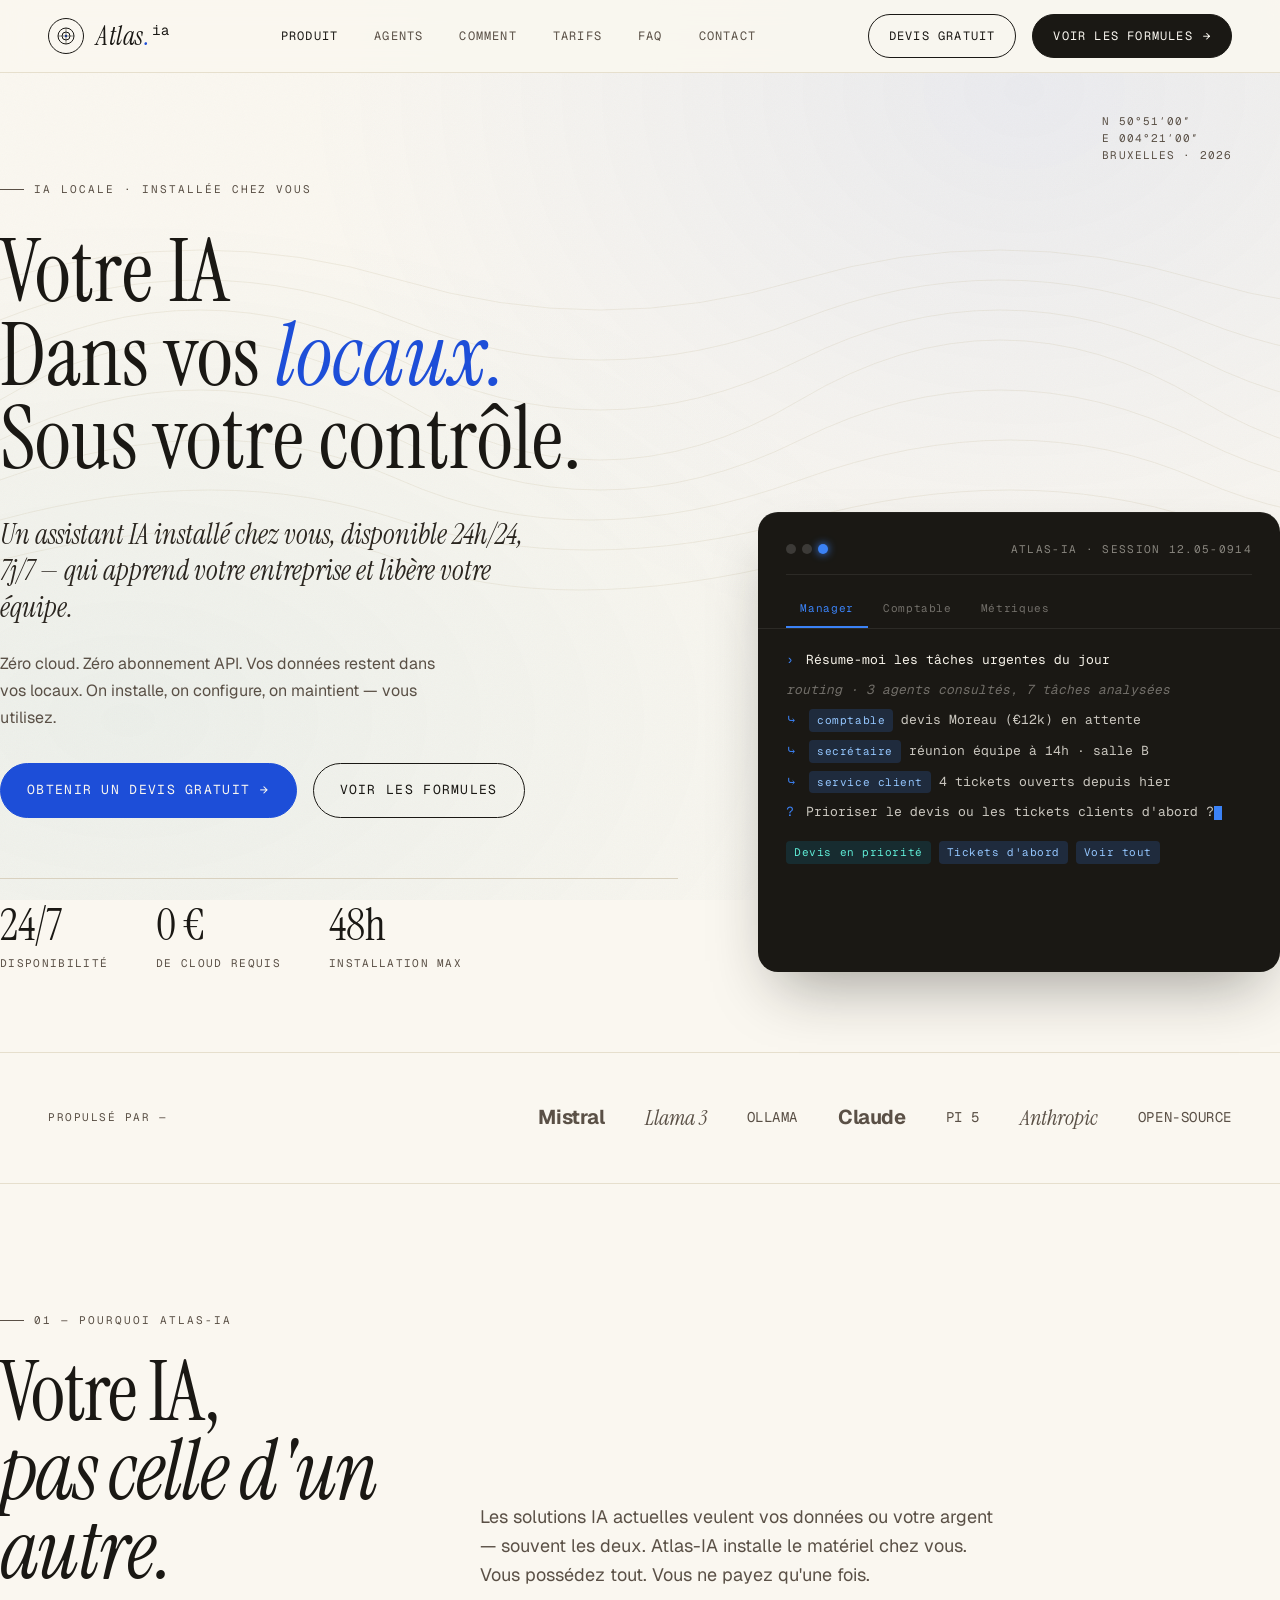
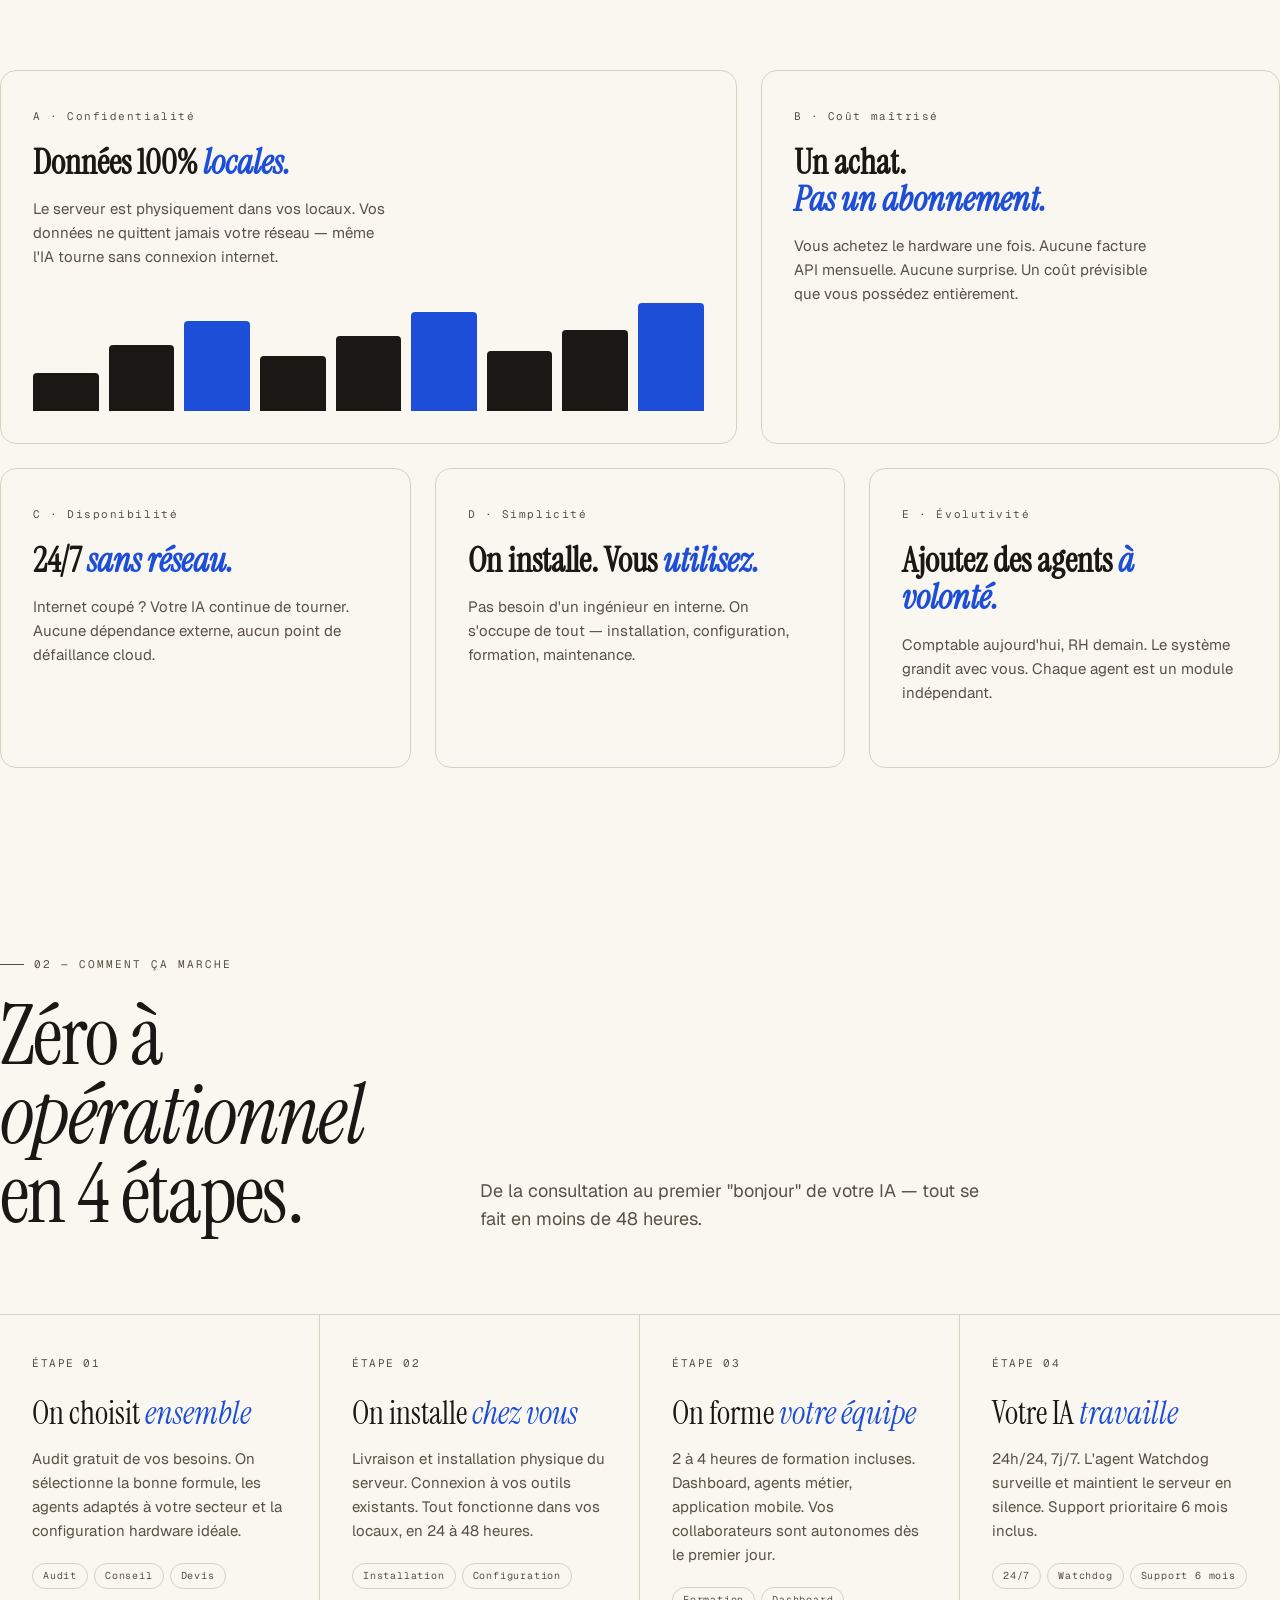
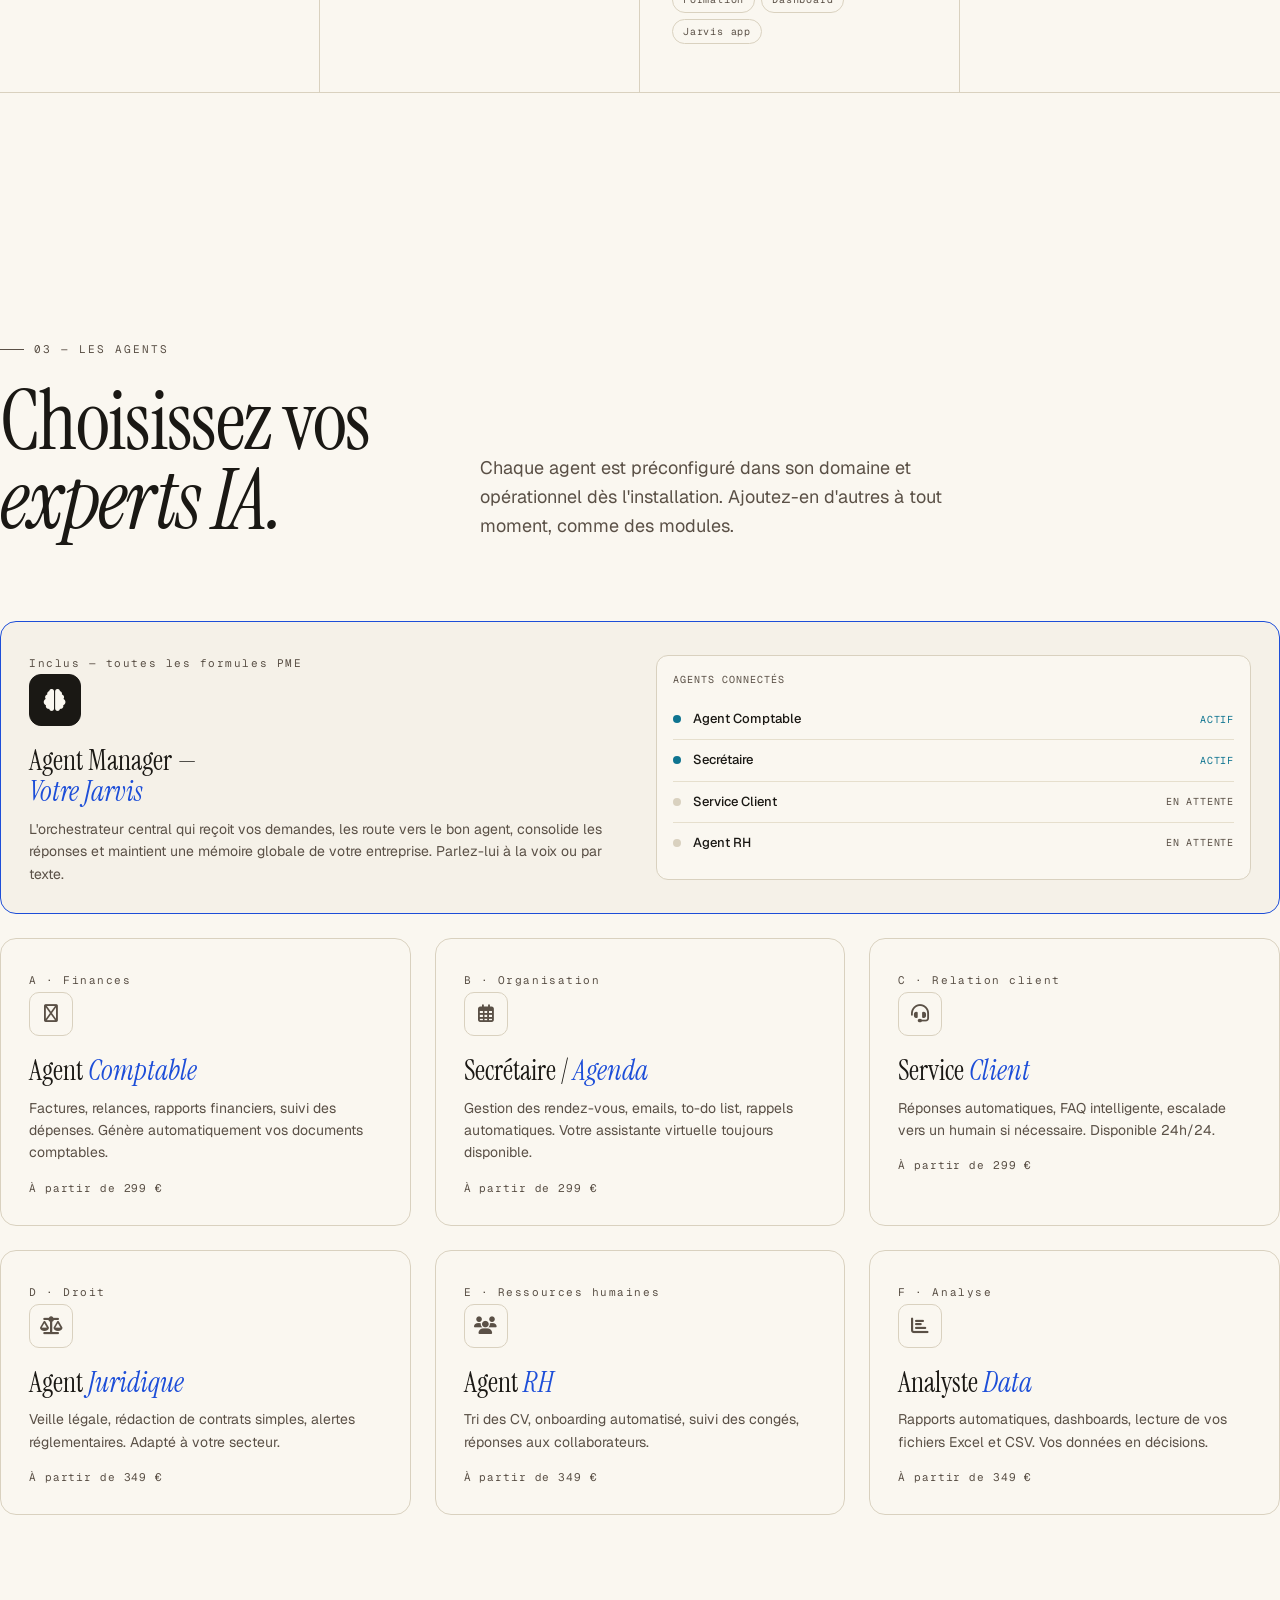
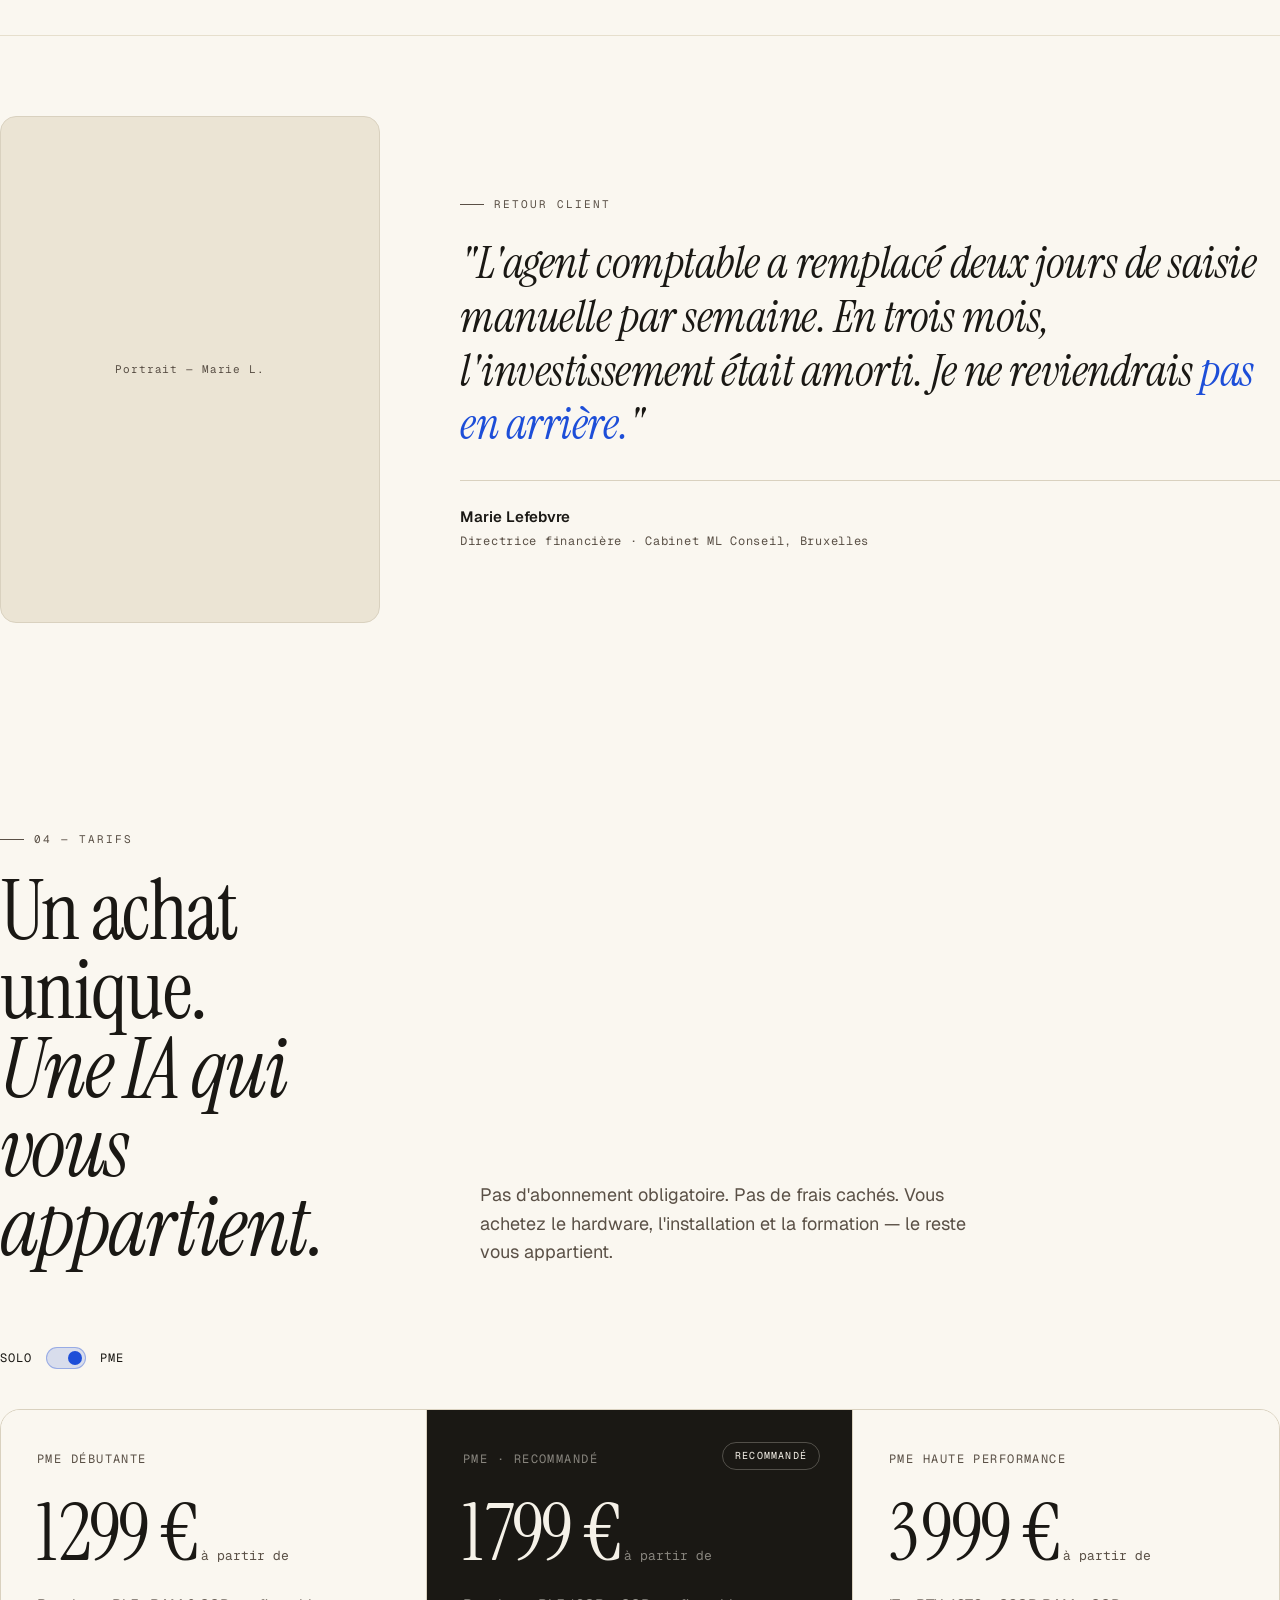
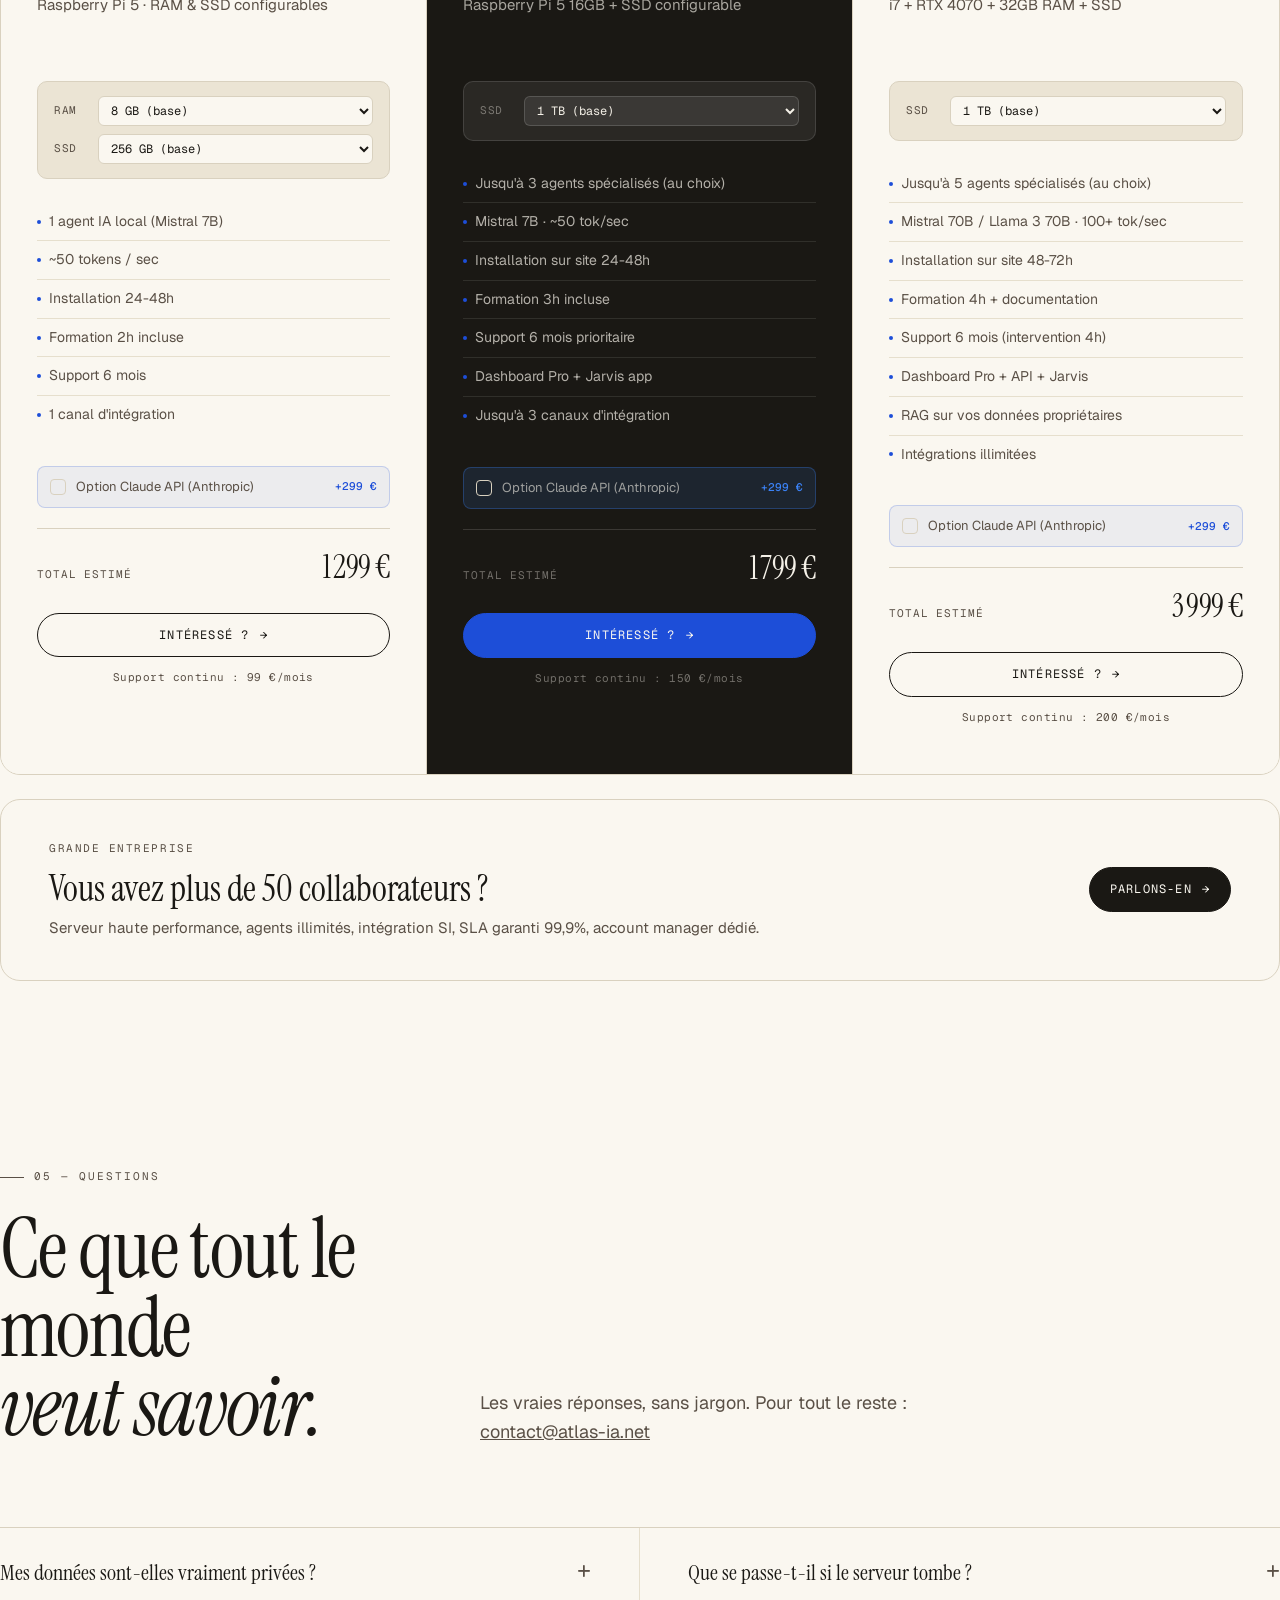
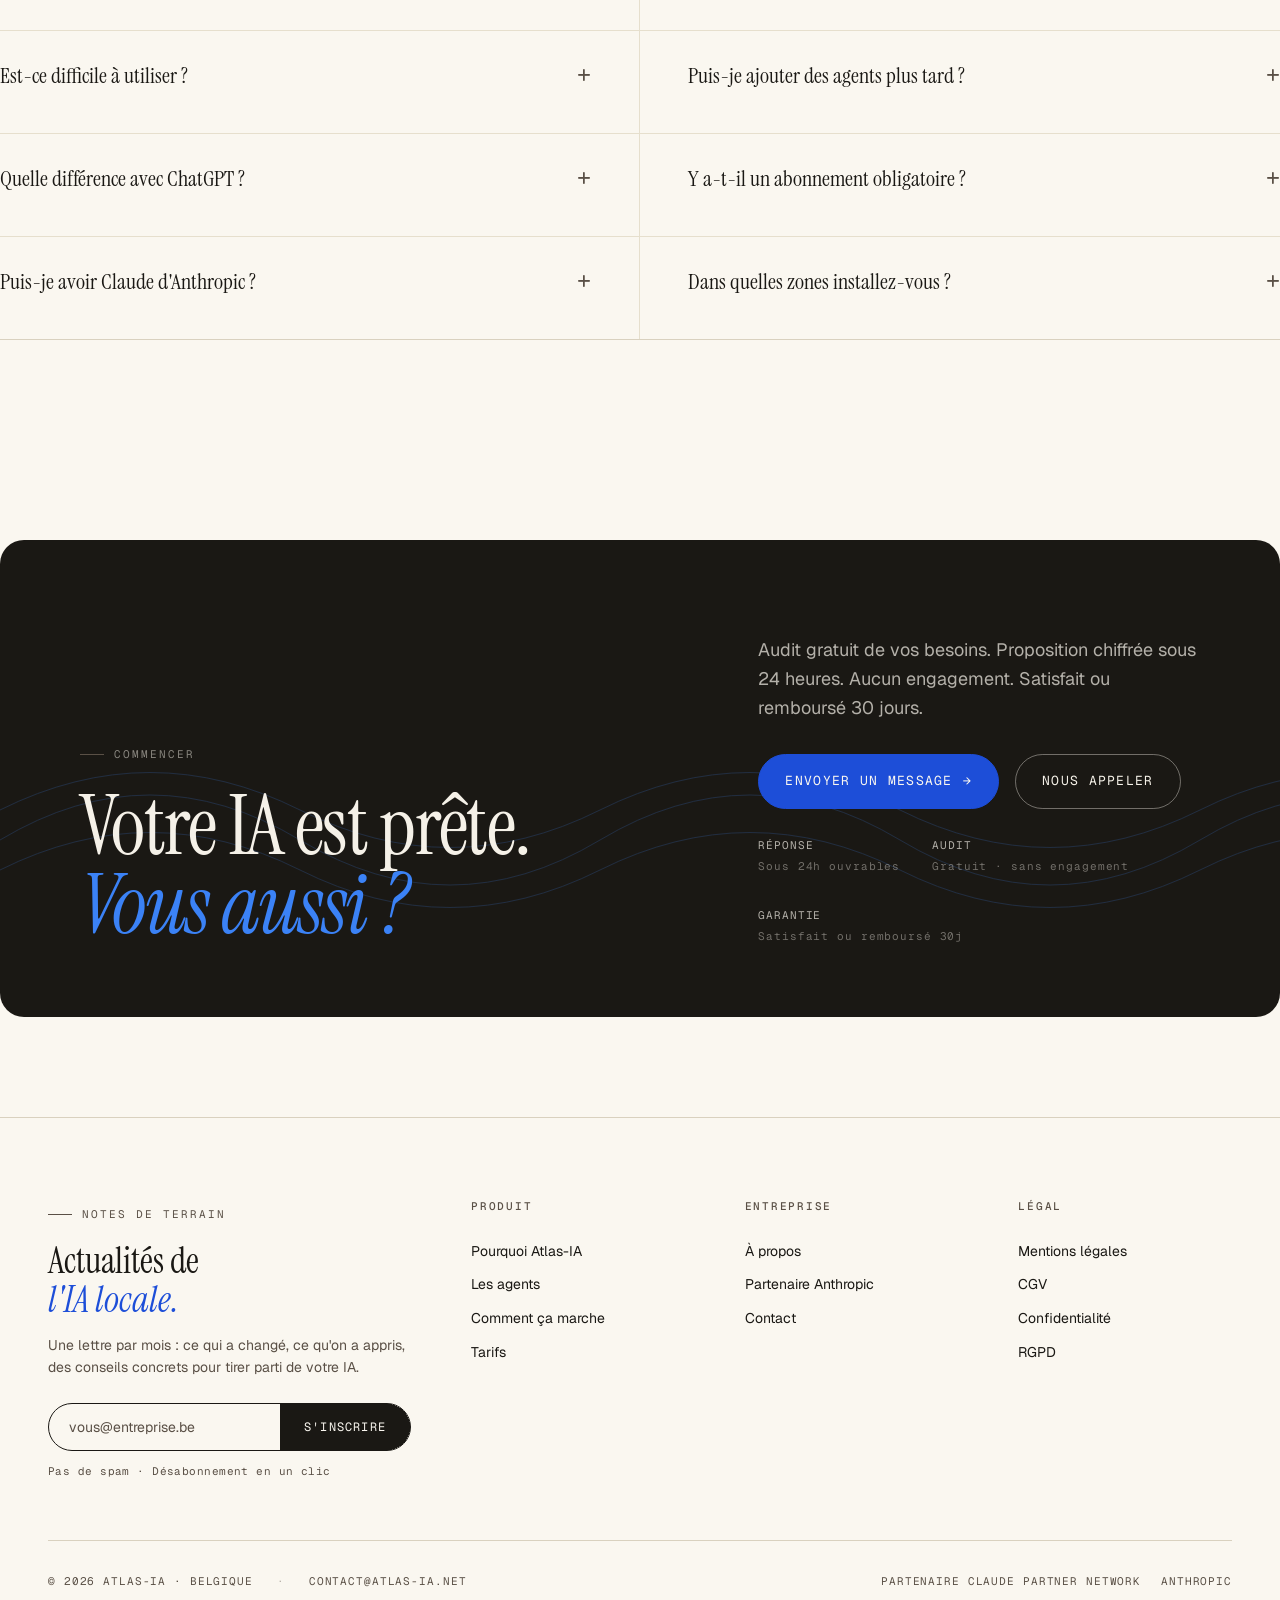
<file: V2/index.html>
<!doctype html>
<html lang="fr">
<head>
<meta charset="utf-8"/>
<meta name="viewport" content="width=device-width, initial-scale=1"/>
<title>2. Atlas-IA — Elegant</title>
<link rel="preconnect" href="https://fonts.googleapis.com"/>
<link rel="preconnect" href="https://fonts.gstatic.com" crossorigin/>
<link href="https://fonts.googleapis.com/css2?family=Instrument+Serif:ital@0;1&family=Geist:wght@400;500;600;700&family=Geist+Mono:wght@400;500&display=swap" rel="stylesheet"/>
<link rel="stylesheet" href="https://cdnjs.cloudflare.com/ajax/libs/font-awesome/6.5.1/css/all.min.css"/>
<link rel="stylesheet" href="style.css">
</head>
<body>
<div class="topo-bg"></div>
<div class="grain"></div>

<!-- NAV -->
<header class="nav">
  <div class="wrap nav-inner">
    <a href="#" class="brand">
      <span class="brand-mark">
        <svg width="20" height="20" viewBox="0 0 20 20"><circle cx="10" cy="10" r="8" fill="none" stroke="#1a1814" stroke-width="1"/><circle cx="10" cy="10" r="4" fill="none" stroke="#1a1814" stroke-width="1"/><circle cx="10" cy="10" r="1.2" fill="#1d4ed8"/><line x1="10" y1="2" x2="10" y2="18" stroke="#1a1814" stroke-width="0.5"/><line x1="2" y1="10" x2="18" y2="10" stroke="#1a1814" stroke-width="0.5"/></svg>
      </span>
      <span class="brand-name">Atlas<span class="brand-dot">.</span><span class="brand-tld">ia</span></span>
    </a>
    <nav class="nav-links">
      <a href="#product" class="active">Produit</a>
      <a href="#agents">Agents</a>
      <a href="#workflow">Comment</a>
      <a href="#pricing">Tarifs</a>
      <a href="#faq">FAQ</a>
      <a href="#contact">Contact</a>
    </nav>
    <div class="nav-cta">
      <a href="#contact" class="btn btn-ghost">Devis gratuit</a>
      <a href="#pricing" class="btn">Voir les formules <span>→</span></a>
      <button class="nav-burger" onclick="document.body.classList.toggle('menu-open')" aria-label="Menu">
        <span></span><span></span><span></span>
      </button>
    </div>
  </div>
  <div class="nav-drawer">
    <div class="drawer-eyebrow">Navigation</div>
    <nav class="nav-drawer-links" onclick="if(event.target.tagName==='A')document.body.classList.remove('menu-open')">
      <a href="#product">Produit <span class="arr">→</span></a>
      <a href="#agents">Agents <span class="arr">→</span></a>
      <a href="#workflow">Comment <span class="arr">→</span></a>
      <a href="#pricing">Tarifs <span class="arr">→</span></a>
      <a href="#faq">FAQ <span class="arr">→</span></a>
    </nav>
    <div class="nav-drawer-footer">
      <a href="#contact" class="btn btn-blue">Obtenir un devis →</a>
      <a href="#pricing" class="btn btn-ghost">Voir les formules</a>
      <div class="nav-drawer-meta"><span>Atlas-IA · 2026</span><span>Bruxelles · BE</span></div>
    </div>
  </div>
</header>

<!-- HERO -->
<section class="hero wrap" id="product">
  <div class="hero-coords">
    <span>N 50°51′00″</span>
    <span>E 004°21′00″</span>
    <span>BRUXELLES · 2026</span>
  </div>
  <div class="hero-grid">
    <div>
      <span class="eyebrow">IA locale · installée chez vous</span>
      <h1 style="margin-top:32px">
        <span class="line">Votre IA</span>
        <span class="line">Dans vos <span class="italic">locaux.</span></span>
        <span class="line">Sous votre contrôle.</span>
      </h1>
      <p class="hero-sub">Un assistant IA installé chez vous, disponible 24h/24, 7j/7 — qui apprend votre entreprise et libère votre équipe.</p>
      <p class="hero-body" style="margin-top:24px">Zéro cloud. Zéro abonnement API. Vos données restent dans vos locaux. On installe, on configure, on maintient — vous utilisez.</p>
      <div class="hero-cta-row">
        <a href="#contact" class="btn btn-blue btn-lg">Obtenir un devis gratuit <span>→</span></a>
        <a href="#pricing" class="btn btn-ghost btn-lg">Voir les formules</a>
      </div>
      <div class="hero-meta">
        <div class="meta-item"><div class="num">24/7</div><div class="lbl">Disponibilité</div></div>
        <div class="meta-item"><div class="num">0 €</div><div class="lbl">De cloud requis</div></div>
        <div class="meta-item"><div class="num">48h</div><div class="lbl">Installation max</div></div>
      </div>
    </div>

    <!-- Console -->
    <div class="console">
      <div class="console-head">
        <div class="dots"><span class="dot"></span><span class="dot"></span><span class="dot live"></span></div>
        <span class="label">Atlas-IA · session 12.05-0914</span>
      </div>
      <div class="console-tabs">
        <div class="console-tab active" onclick="switchTab(0,this)">Manager</div>
        <div class="console-tab" onclick="switchTab(1,this)">Comptable</div>
        <div class="console-tab" onclick="switchTab(2,this)">Métriques</div>
      </div>
      <div class="console-panel active" id="cp0">
        <div class="console-line"><span class="console-prompt">›</span><span class="console-user">Résume-moi les tâches urgentes du jour</span></div>
        <div class="console-line"><span class="console-think">routing · 3 agents consultés, 7 tâches analysées</span></div>
        <div class="console-line"><span class="console-prompt">⤷</span><span class="console-agent"><span class="console-tool">comptable</span> devis Moreau (€12k) en attente</span></div>
        <div class="console-line"><span class="console-prompt">⤷</span><span class="console-agent"><span class="console-tool">secrétaire</span> réunion équipe à 14h · salle B</span></div>
        <div class="console-line"><span class="console-prompt">⤷</span><span class="console-agent"><span class="console-tool">service client</span> 4 tickets ouverts depuis hier</span></div>
        <div class="console-line"><span class="console-prompt">?</span><span class="console-agent">Prioriser le devis ou les tickets clients d'abord ?<span class="console-cursor"></span></span></div>
        <div style="margin-top:14px;display:flex;gap:8px;flex-wrap:wrap">
          <span class="console-tool" style="background:rgba(14,116,144,.22);color:#5eead4">Devis en priorité</span>
          <span class="console-tool">Tickets d'abord</span>
          <span class="console-tool">Voir tout</span>
        </div>
      </div>
      <div class="console-panel" id="cp1">
        <div class="metric-row"><span class="metric-label">Factures ce mois</span><span class="metric-val">47 générées</span></div>
        <div class="metric-row"><span class="metric-label">Relances automatiques</span><span class="metric-val">3 envoyées</span></div>
        <div class="metric-row"><span class="metric-label">Rapport financier</span><span class="metric-val">Prêt — Mai 2026</span></div>
        <div class="metric-row"><span class="metric-label">Prochain paiement dû</span><span class="metric-val">15/05 · 8 400 €</span></div>
        <div class="metric-row"><span class="metric-label">Anomalies détectées</span><span class="metric-val" style="color:#4ade80">Aucune</span></div>
      </div>
      <div class="console-panel" id="cp2">
        <div class="metric-row"><span class="metric-label">Uptime serveur (30j)</span><span class="metric-val">99,8 %</span></div>
        <div class="metric-row"><span class="metric-label">Requêtes traitées</span><span class="metric-val">12 847</span></div>
        <div class="metric-row"><span class="metric-label">Temps de réponse moy.</span><span class="metric-val">1,2 s</span></div>
        <div class="metric-row"><span class="metric-label">Stockage utilisé</span><span class="metric-val">238 GB / 1 TB</span></div>
        <div class="metric-row"><span class="metric-label">Watchdog</span><span class="metric-val" style="color:#4ade80">Actif — 0 incidents</span></div>
      </div>
    </div>
  </div>
</section>

<!-- LOGOS -->
<section class="logos">
  <div class="wrap logos-inner">
    <div class="logos-label">Propulsé par —</div>
    <div class="logos-row">
      <span class="logo-item bold">Mistral</span>
      <span class="logo-item">Llama 3</span>
      <span class="logo-item mono">OLLAMA</span>
      <span class="logo-item bold">Claude</span>
      <span class="logo-item mono">PI 5</span>
      <span class="logo-item">Anthropic</span>
      <span class="logo-item mono">OPEN-SOURCE</span>
    </div>
  </div>
</section>

<!-- CAPABILITIES -->
<section class="section wrap" id="capabilities">
  <div class="section-head">
    <div>
      <span class="eyebrow">01 — Pourquoi Atlas-IA</span>
      <h2 style="margin-top:24px">Votre IA,<br/><span class="italic">pas celle d'un autre.</span></h2>
    </div>
    <p>Les solutions IA actuelles veulent vos données ou votre argent — souvent les deux. Atlas-IA installe le matériel chez vous. Vous possédez tout. Vous ne payez qu'une fois.</p>
  </div>
  <div class="caps">
    <div class="cap lg">
      <span class="cap-num">A · Confidentialité</span>
      <h3 class="cap-title">Données 100% <span class="italic">locales.</span></h3>
      <p class="cap-body">Le serveur est physiquement dans vos locaux. Vos données ne quittent jamais votre réseau — même l'IA tourne sans connexion internet.</p>
      <div class="viz-graph">
        <div class="bar" style="height:35%"></div>
        <div class="bar" style="height:60%"></div>
        <div class="bar blue" style="height:82%"></div>
        <div class="bar" style="height:50%"></div>
        <div class="bar" style="height:68%"></div>
        <div class="bar blue" style="height:90%"></div>
        <div class="bar" style="height:55%"></div>
        <div class="bar" style="height:74%"></div>
        <div class="bar blue" style="height:98%"></div>
      </div>
    </div>
    <div class="cap sm">
      <span class="cap-num">B · Coût maîtrisé</span>
      <h3 class="cap-title">Un achat.<br/><span class="italic">Pas un abonnement.</span></h3>
      <p class="cap-body">Vous achetez le hardware une fois. Aucune facture API mensuelle. Aucune surprise. Un coût prévisible que vous possédez entièrement.</p>
    </div>
    <div class="cap third">
      <span class="cap-num">C · Disponibilité</span>
      <h3 class="cap-title">24/7 <span class="italic">sans réseau.</span></h3>
      <p class="cap-body">Internet coupé ? Votre IA continue de tourner. Aucune dépendance externe, aucun point de défaillance cloud.</p>
    </div>
    <div class="cap third">
      <span class="cap-num">D · Simplicité</span>
      <h3 class="cap-title">On installe. Vous <span class="italic">utilisez.</span></h3>
      <p class="cap-body">Pas besoin d'un ingénieur en interne. On s'occupe de tout — installation, configuration, formation, maintenance.</p>
    </div>
    <div class="cap third">
      <span class="cap-num">E · Évolutivité</span>
      <h3 class="cap-title">Ajoutez des agents <span class="italic">à volonté.</span></h3>
      <p class="cap-body">Comptable aujourd'hui, RH demain. Le système grandit avec vous. Chaque agent est un module indépendant.</p>
    </div>
  </div>
</section>

<!-- WORKFLOW -->
<section class="section wrap" id="workflow" style="padding-top:60px">
  <div class="section-head">
    <div>
      <span class="eyebrow">02 — Comment ça marche</span>
      <h2 style="margin-top:24px">Zéro à <span class="italic">opérationnel</span><br/>en 4 étapes.</h2>
    </div>
    <p>De la consultation au premier "bonjour" de votre IA — tout se fait en moins de 48 heures.</p>
  </div>
  <div class="workflow">
    <div class="step">
      <div class="step-num">Étape 01</div>
      <h4>On choisit <span class="italic">ensemble</span></h4>
      <p>Audit gratuit de vos besoins. On sélectionne la bonne formule, les agents adaptés à votre secteur et la configuration hardware idéale.</p>
      <div class="chips"><span class="chip">Audit</span><span class="chip">Conseil</span><span class="chip">Devis</span></div>
    </div>
    <div class="step">
      <div class="step-num">Étape 02</div>
      <h4>On installe <span class="italic">chez vous</span></h4>
      <p>Livraison et installation physique du serveur. Connexion à vos outils existants. Tout fonctionne dans vos locaux, en 24 à 48 heures.</p>
      <div class="chips"><span class="chip">Installation</span><span class="chip">Configuration</span></div>
    </div>
    <div class="step">
      <div class="step-num">Étape 03</div>
      <h4>On forme <span class="italic">votre équipe</span></h4>
      <p>2 à 4 heures de formation incluses. Dashboard, agents métier, application mobile. Vos collaborateurs sont autonomes dès le premier jour.</p>
      <div class="chips"><span class="chip">Formation</span><span class="chip">Dashboard</span><span class="chip">Jarvis app</span></div>
    </div>
    <div class="step">
      <div class="step-num">Étape 04</div>
      <h4>Votre IA <span class="italic">travaille</span></h4>
      <p>24h/24, 7j/7. L'agent Watchdog surveille et maintient le serveur en silence. Support prioritaire 6 mois inclus.</p>
      <div class="chips"><span class="chip">24/7</span><span class="chip">Watchdog</span><span class="chip">Support 6 mois</span></div>
    </div>
  </div>
</section>

<!-- AGENTS -->
<section class="section wrap" id="agents">
  <div class="section-head">
    <div>
      <span class="eyebrow">03 — Les agents</span>
      <h2 style="margin-top:24px">Choisissez vos<br/><span class="italic">experts IA.</span></h2>
    </div>
    <p>Chaque agent est préconfiguré dans son domaine et opérationnel dès l'installation. Ajoutez-en d'autres à tout moment, comme des modules.</p>
  </div>

  <div class="agents-grid">
    <!-- Manager featured -->
    <div class="agent-card manager">
      <div>
        <span class="agent-num">Inclus — toutes les formules PME</span>
        <div class="agent-icon"><i class="fa-solid fa-brain"></i></div>
        <div class="agent-title">Agent Manager —<br/><span class="italic">Votre Jarvis</span></div>
        <p class="agent-body">L'orchestrateur central qui reçoit vos demandes, les route vers le bon agent, consolide les réponses et maintient une mémoire globale de votre entreprise. Parlez-lui à la voix ou par texte.</p>
      </div>
      <div class="manager-nodes">
        <div style="font-family:var(--mono);font-size:10px;letter-spacing:.1em;text-transform:uppercase;color:var(--ink-soft);margin-bottom:12px">Agents connectés</div>
        <div class="mnode"><div class="mnode-dot"></div><span class="mnode-name">Agent Comptable</span><span class="mnode-status on">Actif</span></div>
        <div class="mnode"><div class="mnode-dot"></div><span class="mnode-name">Secrétaire</span><span class="mnode-status on">Actif</span></div>
        <div class="mnode"><div class="mnode-dot idle"></div><span class="mnode-name">Service Client</span><span class="mnode-status">En attente</span></div>
        <div class="mnode"><div class="mnode-dot idle"></div><span class="mnode-name">Agent RH</span><span class="mnode-status">En attente</span></div>
      </div>
    </div>

    <div class="agent-card">
      <span class="agent-num">A · Finances</span>
      <div class="agent-icon"><i class="fa-regular fa-file-invoice-dollar"></i></div>
      <div class="agent-title">Agent <span class="italic">Comptable</span></div>
      <p class="agent-body">Factures, relances, rapports financiers, suivi des dépenses. Génère automatiquement vos documents comptables.</p>
      <div class="agent-price">À partir de 299 €</div>
    </div>

    <div class="agent-card">
      <span class="agent-num">B · Organisation</span>
      <div class="agent-icon"><i class="fa-regular fa-calendar-days"></i></div>
      <div class="agent-title">Secrétaire / <span class="italic">Agenda</span></div>
      <p class="agent-body">Gestion des rendez-vous, emails, to-do list, rappels automatiques. Votre assistante virtuelle toujours disponible.</p>
      <div class="agent-price">À partir de 299 €</div>
    </div>

    <div class="agent-card">
      <span class="agent-num">C · Relation client</span>
      <div class="agent-icon"><i class="fa-solid fa-headset"></i></div>
      <div class="agent-title">Service <span class="italic">Client</span></div>
      <p class="agent-body">Réponses automatiques, FAQ intelligente, escalade vers un humain si nécessaire. Disponible 24h/24.</p>
      <div class="agent-price">À partir de 299 €</div>
    </div>

    <div class="agent-card">
      <span class="agent-num">D · Droit</span>
      <div class="agent-icon"><i class="fa-solid fa-scale-balanced"></i></div>
      <div class="agent-title">Agent <span class="italic">Juridique</span></div>
      <p class="agent-body">Veille légale, rédaction de contrats simples, alertes réglementaires. Adapté à votre secteur.</p>
      <div class="agent-price">À partir de 349 €</div>
    </div>

    <div class="agent-card">
      <span class="agent-num">E · Ressources humaines</span>
      <div class="agent-icon"><i class="fa-solid fa-users"></i></div>
      <div class="agent-title">Agent <span class="italic">RH</span></div>
      <p class="agent-body">Tri des CV, onboarding automatisé, suivi des congés, réponses aux collaborateurs.</p>
      <div class="agent-price">À partir de 349 €</div>
    </div>

    <div class="agent-card">
      <span class="agent-num">F · Analyse</span>
      <div class="agent-icon"><i class="fa-solid fa-chart-bar"></i></div>
      <div class="agent-title">Analyste <span class="italic">Data</span></div>
      <p class="agent-body">Rapports automatiques, dashboards, lecture de vos fichiers Excel et CSV. Vos données en décisions.</p>
      <div class="agent-price">À partir de 349 €</div>
    </div>
  </div>
</section>

<!-- QUOTE -->
<section class="quote-section wrap">
  <div class="quote-block">
    <div class="quote-img">Portrait — Marie L.</div>
    <div>
      <span class="eyebrow">Retour client</span>
      <blockquote style="margin-top:24px">"L'agent comptable a remplacé deux jours de saisie manuelle par semaine. En trois mois, l'investissement était amorti. Je ne reviendrais <span class="italic">pas en arrière.</span>"</blockquote>
      <div class="quote-attrib">
        <div class="name">Marie Lefebvre</div>
        <div class="role">Directrice financière · Cabinet ML Conseil, Bruxelles</div>
      </div>
    </div>
  </div>
</section>

<!-- PRICING -->
<section class="section wrap" id="pricing">
  <div class="section-head">
    <div>
      <span class="eyebrow">04 — Tarifs</span>
      <h2 style="margin-top:24px">Un achat unique.<br/><span class="italic">Une IA qui vous appartient.</span></h2>
    </div>
    <p>Pas d'abonnement obligatoire. Pas de frais cachés. Vous achetez le hardware, l'installation et la formation — le reste vous appartient.</p>
  </div>

  <div class="pricing-toggle">
    <span class="pt-opt on" id="pt-solo" onclick="setGamme('solo')">Solo</span>
    <div class="pt-track pme" id="pt-track" onclick="setGamme(cg==='solo'?'pme':'solo')"><div class="pt-knob"></div></div>
    <span class="pt-opt on" id="pt-pme" onclick="setGamme('pme')">PME</span>
  </div>

  <div class="pricing" id="pricing-grid"></div>

  <div class="ent-band">
    <div>
      <div class="ent-eyebrow">Grande entreprise</div>
      <div class="ent-title">Vous avez plus de 50 collaborateurs ?</div>
      <p class="ent-desc">Serveur haute performance, agents illimités, intégration SI, SLA garanti 99,9%, account manager dédié.</p>
    </div>
    <a href="#contact" class="btn">Parlons-en <span>→</span></a>
  </div>
</section>

<!-- FAQ -->
<section class="section wrap" id="faq" style="padding-top:60px">
  <div class="section-head">
    <div>
      <span class="eyebrow">05 — Questions</span>
      <h2 style="margin-top:24px">Ce que tout le monde<br/><span class="italic">veut savoir.</span></h2>
    </div>
    <p>Les vraies réponses, sans jargon. Pour tout le reste : <a href="mailto:contact@atlas-ia.net" style="text-decoration:underline">contact@atlas-ia.net</a></p>
  </div>
  <div class="faq" id="faq-grid"></div>
</section>

<!-- CTA / CONTACT -->
<section class="wrap" style="padding:80px 0 40px" id="contact">
  <div class="cta-band">
    <div class="cta-band-inner">
      <div>
        <span class="eyebrow" style="color:rgba(245,241,232,.5)">Commencer</span>
        <h2 style="margin-top:24px">Votre IA est prête.<br/><span class="italic">Vous aussi ?</span></h2>
      </div>
      <div>
        <p>Audit gratuit de vos besoins. Proposition chiffrée sous 24 heures. Aucun engagement. Satisfait ou remboursé 30 jours.</p>
        <div class="cta-row">
          <a href="mailto:contact@atlas-ia.net" class="btn btn-blue btn-lg">Envoyer un message <span>→</span></a>
          <a href="tel:+32000000000" class="btn btn-ghost btn-lg">Nous appeler</a>
        </div>
        <div style="margin-top:28px;display:flex;gap:32px;flex-wrap:wrap">
          <div style="font-family:var(--mono);font-size:11px;letter-spacing:.08em;color:rgba(245,241,232,.4)">
            <div style="color:rgba(245,241,232,.7);margin-bottom:4px">RÉPONSE</div>Sous 24h ouvrables
          </div>
          <div style="font-family:var(--mono);font-size:11px;letter-spacing:.08em;color:rgba(245,241,232,.4)">
            <div style="color:rgba(245,241,232,.7);margin-bottom:4px">AUDIT</div>Gratuit · sans engagement
          </div>
          <div style="font-family:var(--mono);font-size:11px;letter-spacing:.08em;color:rgba(245,241,232,.4)">
            <div style="color:rgba(245,241,232,.7);margin-bottom:4px">GARANTIE</div>Satisfait ou remboursé 30j
          </div>
        </div>
      </div>
    </div>
  </div>
</section>

<!-- FOOTER -->
<footer>
  <div class="wrap">
    <div class="footer-grid">
      <div class="newsletter">
        <span class="eyebrow">Notes de terrain</span>
        <h3 style="margin-top:18px">Actualités de<br/><span class="italic">l'IA locale.</span></h3>
        <p>Une lettre par mois : ce qui a changé, ce qu'on a appris, des conseils concrets pour tirer parti de votre IA.</p>
        <form class="newsletter-form" onsubmit="event.preventDefault();this.querySelector('button').textContent='Inscrit ✓'">
          <input type="email" placeholder="vous@entreprise.be" required/>
          <button type="submit">S'inscrire</button>
        </form>
        <div class="newsletter-note">Pas de spam · Désabonnement en un clic</div>
      </div>
      <div class="footer-col">
        <h5>Produit</h5>
        <ul>
          <li><a href="#capabilities">Pourquoi Atlas-IA</a></li>
          <li><a href="#agents">Les agents</a></li>
          <li><a href="#workflow">Comment ça marche</a></li>
          <li><a href="#pricing">Tarifs</a></li>
        </ul>
      </div>
      <div class="footer-col">
        <h5>Entreprise</h5>
        <ul>
          <li><a href="#">À propos</a></li>
          <li><a href="#">Partenaire Anthropic</a></li>
          <li><a href="#">Contact</a></li>
        </ul>
      </div>
      <div class="footer-col">
        <h5>Légal</h5>
        <ul>
          <li><a href="#">Mentions légales</a></li>
          <li><a href="#">CGV</a></li>
          <li><a href="#">Confidentialité</a></li>
          <li><a href="#">RGPD</a></li>
        </ul>
      </div>
    </div>
    <div class="footer-bot">
      <div class="left">
        <span>© 2026 Atlas-IA · Belgique</span>
        <span style="opacity:.4">·</span>
        <span>contact@atlas-ia.net</span>
      </div>
      <div class="legal">
        <a href="#">Partenaire Claude Partner Network</a>
        <a href="#">Anthropic</a>
      </div>
    </div>
  </div>
</footer>

<script src="script.js"></script>
</body>
</html>
</file>
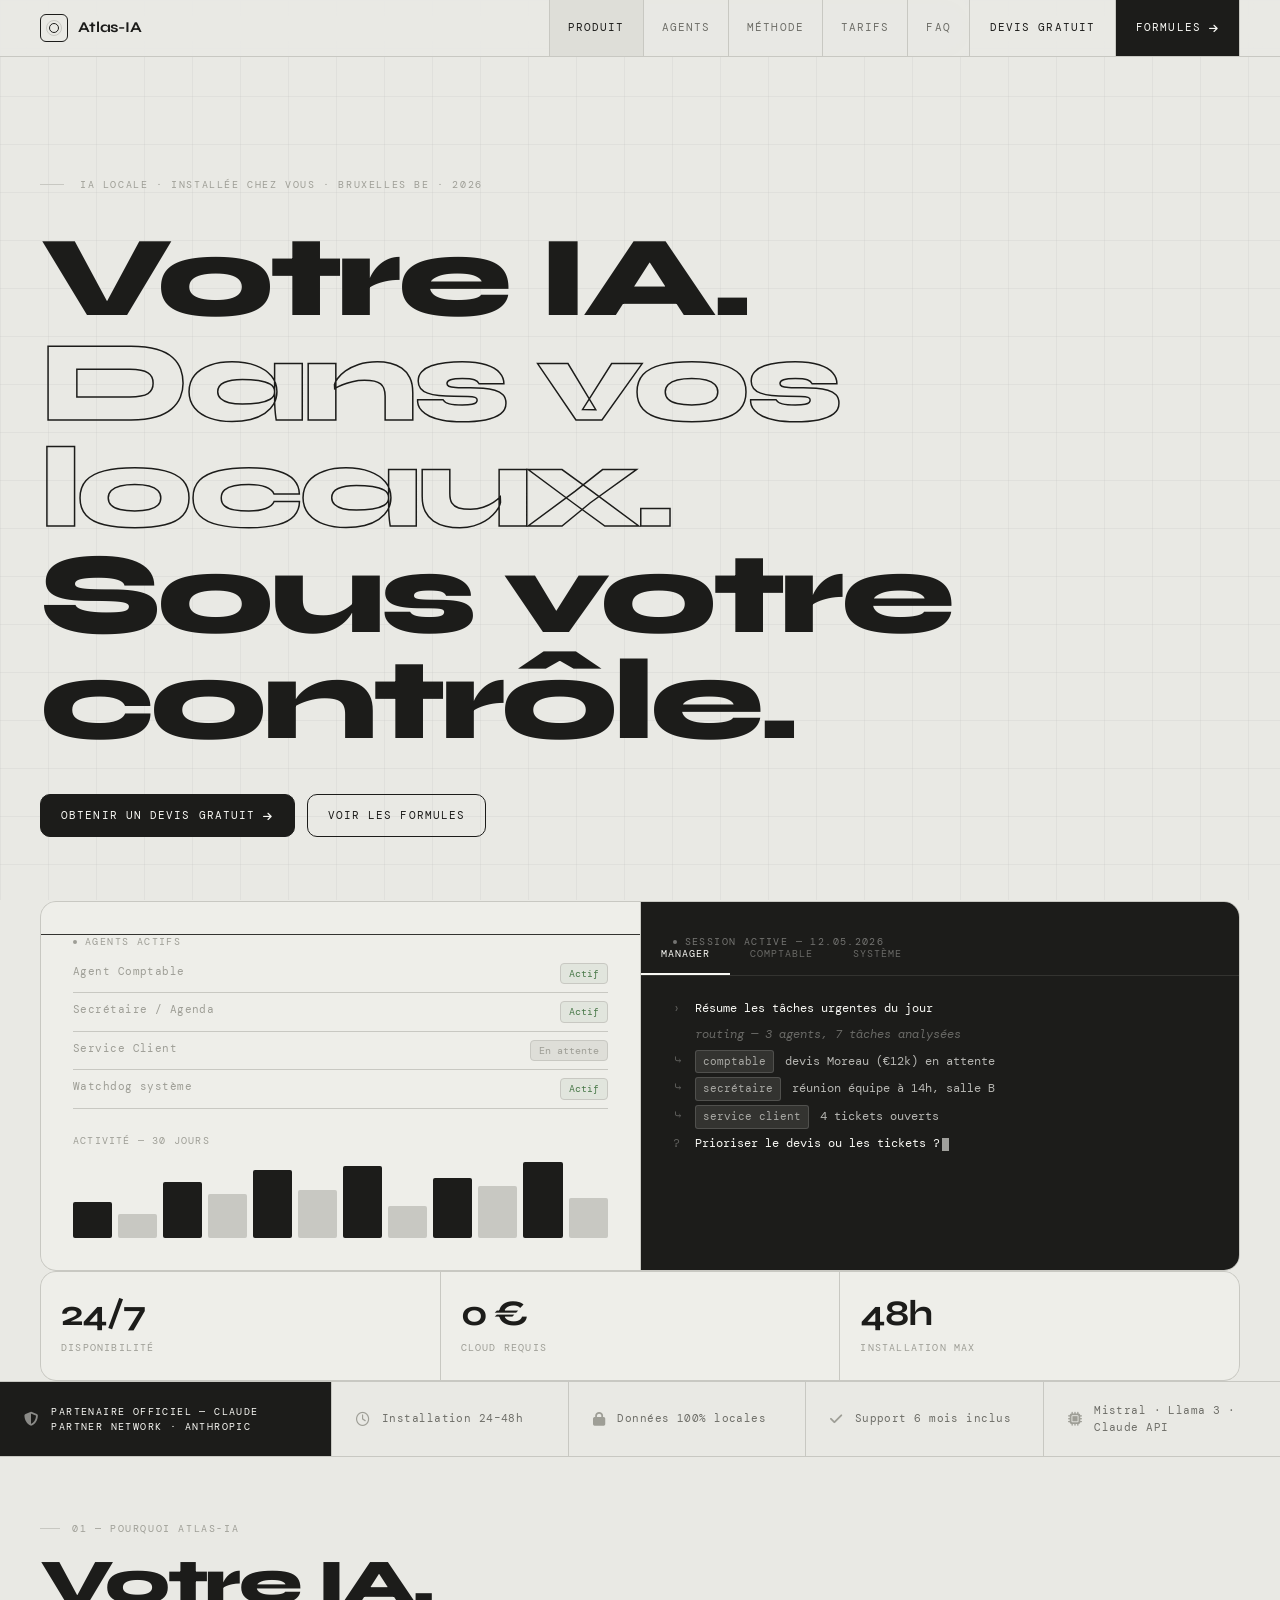
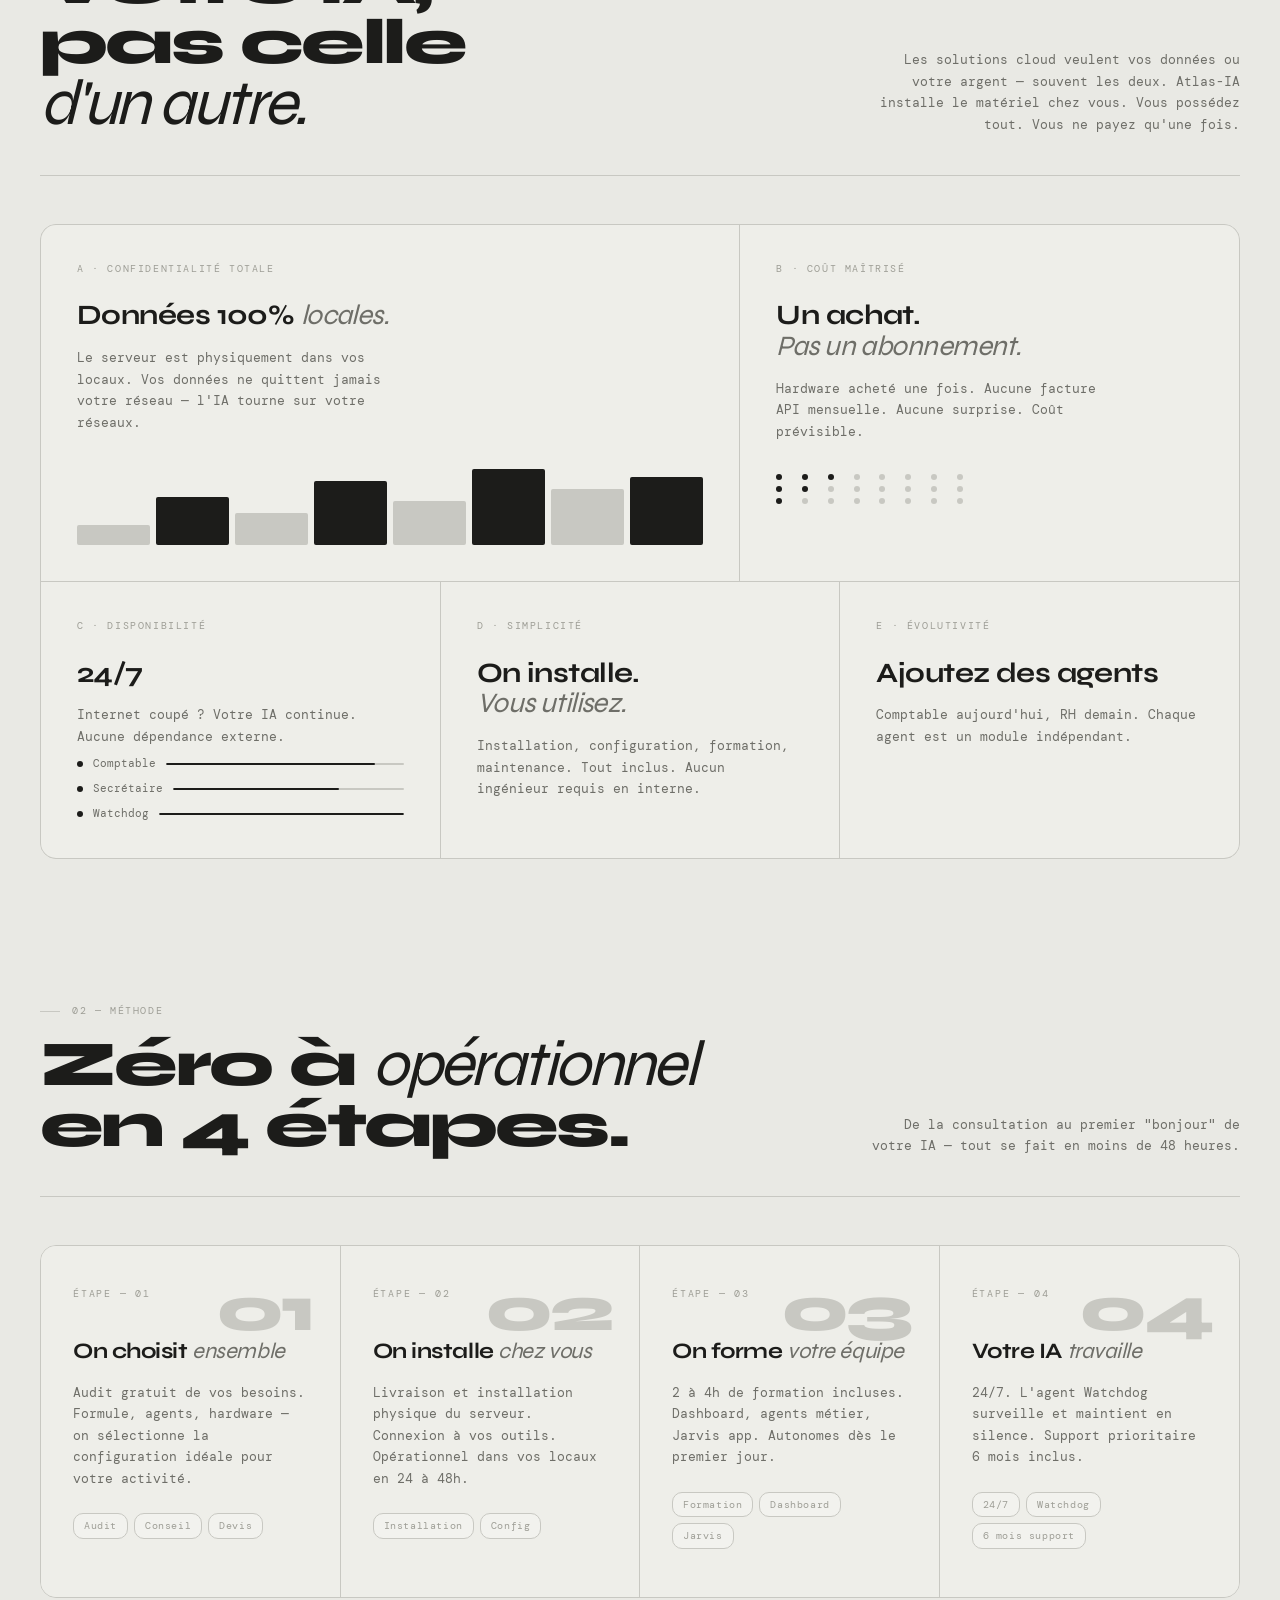
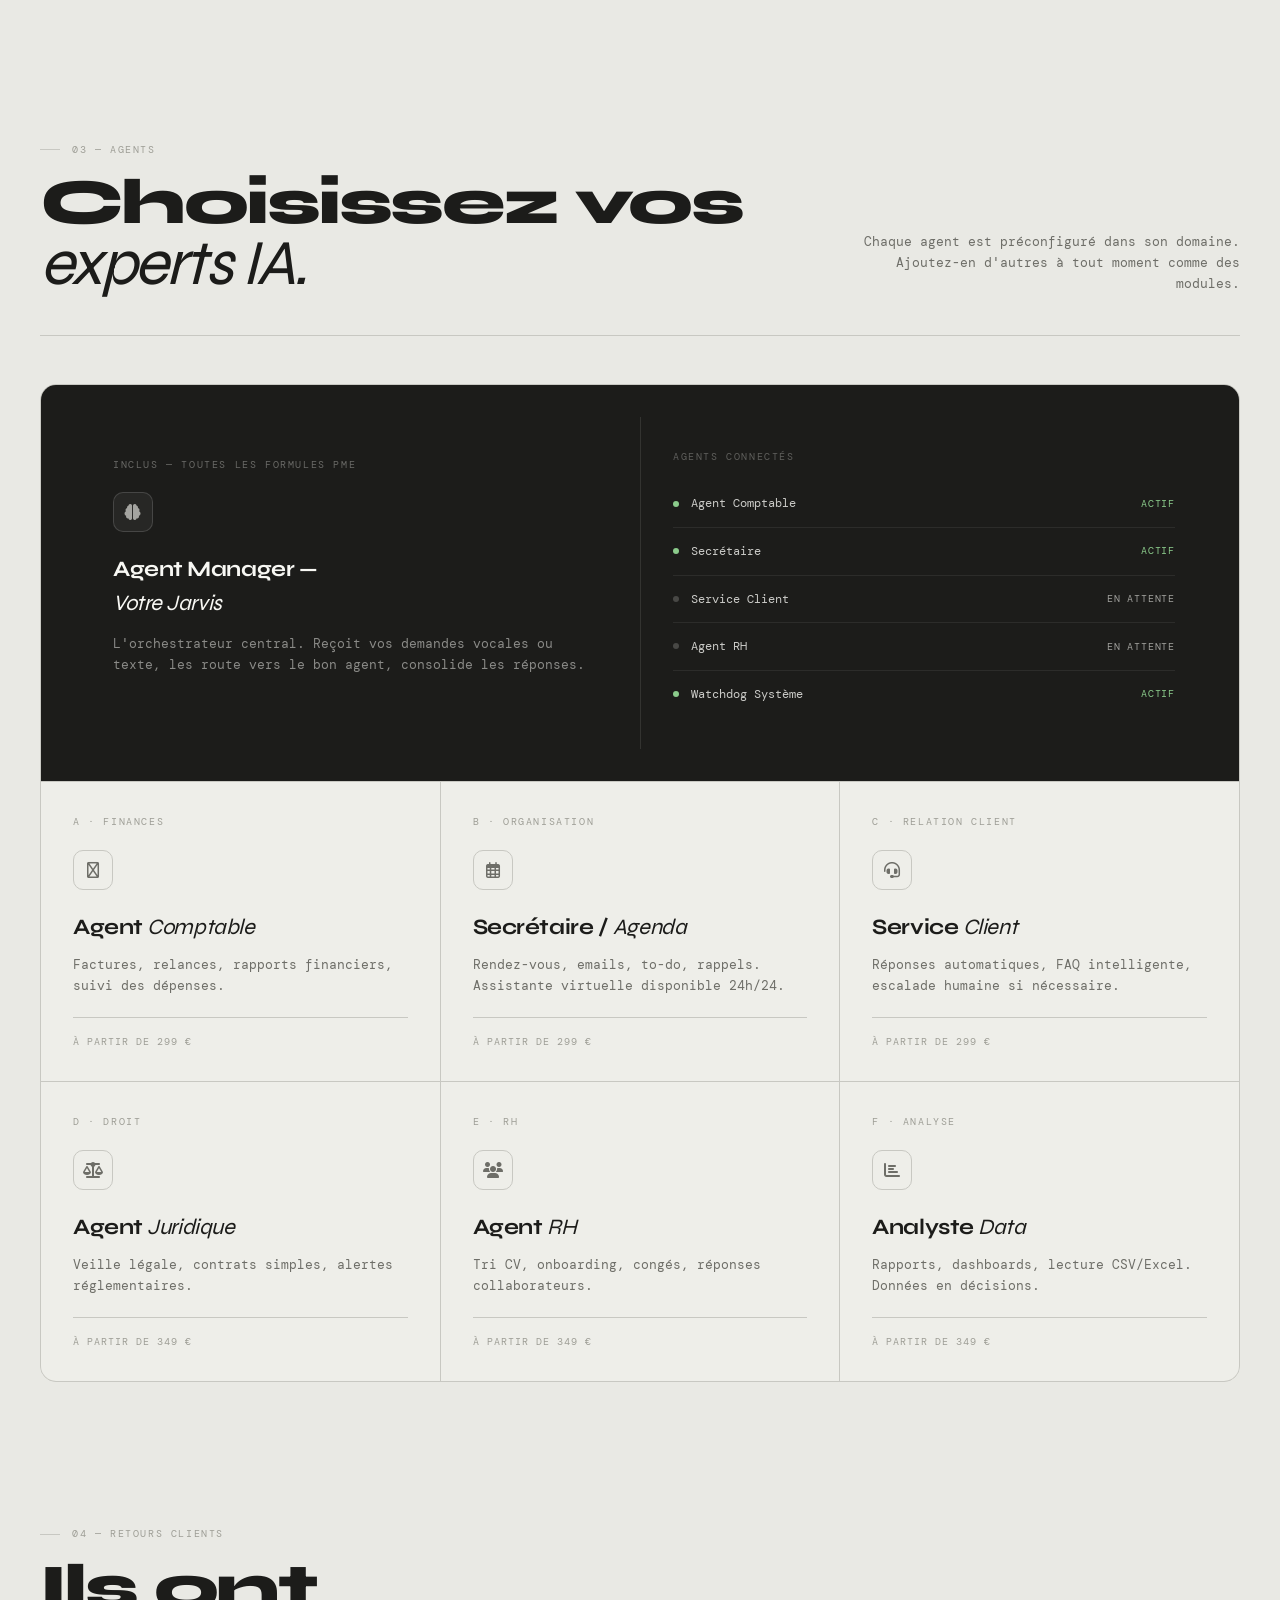
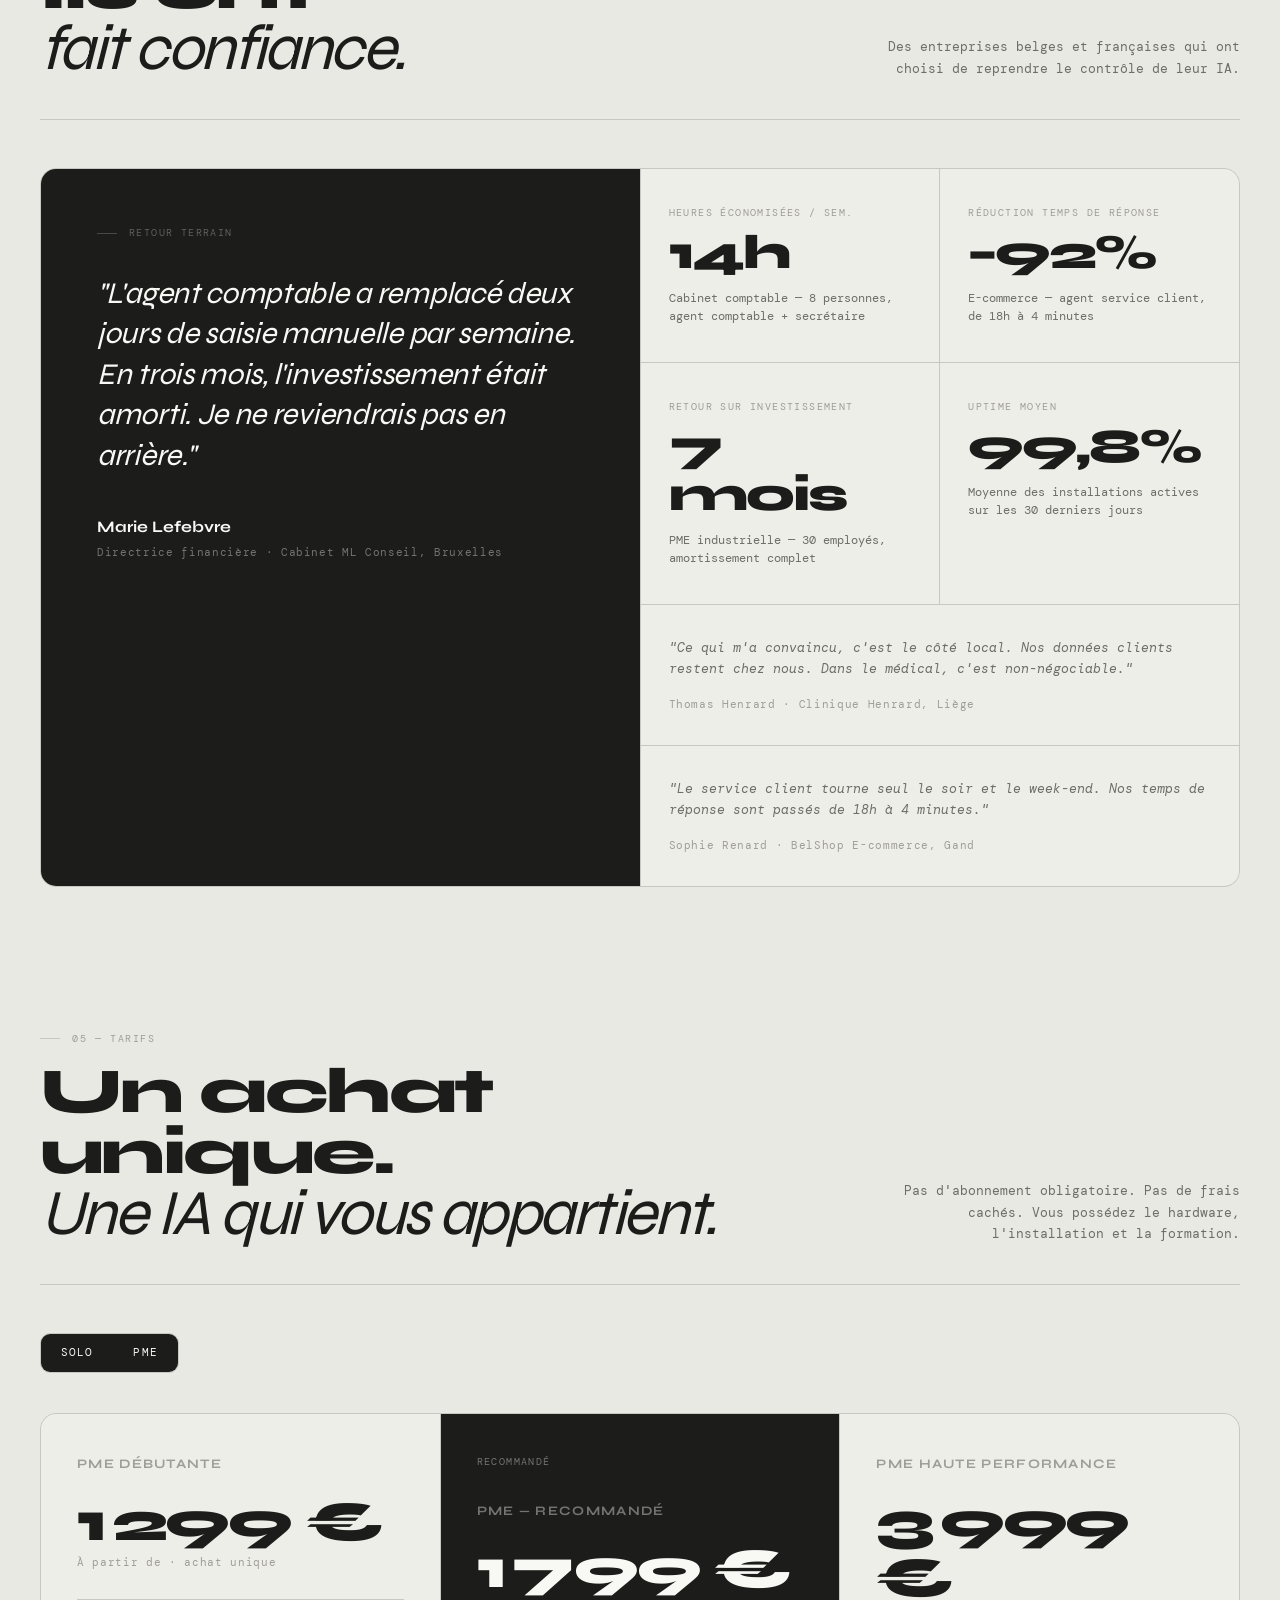
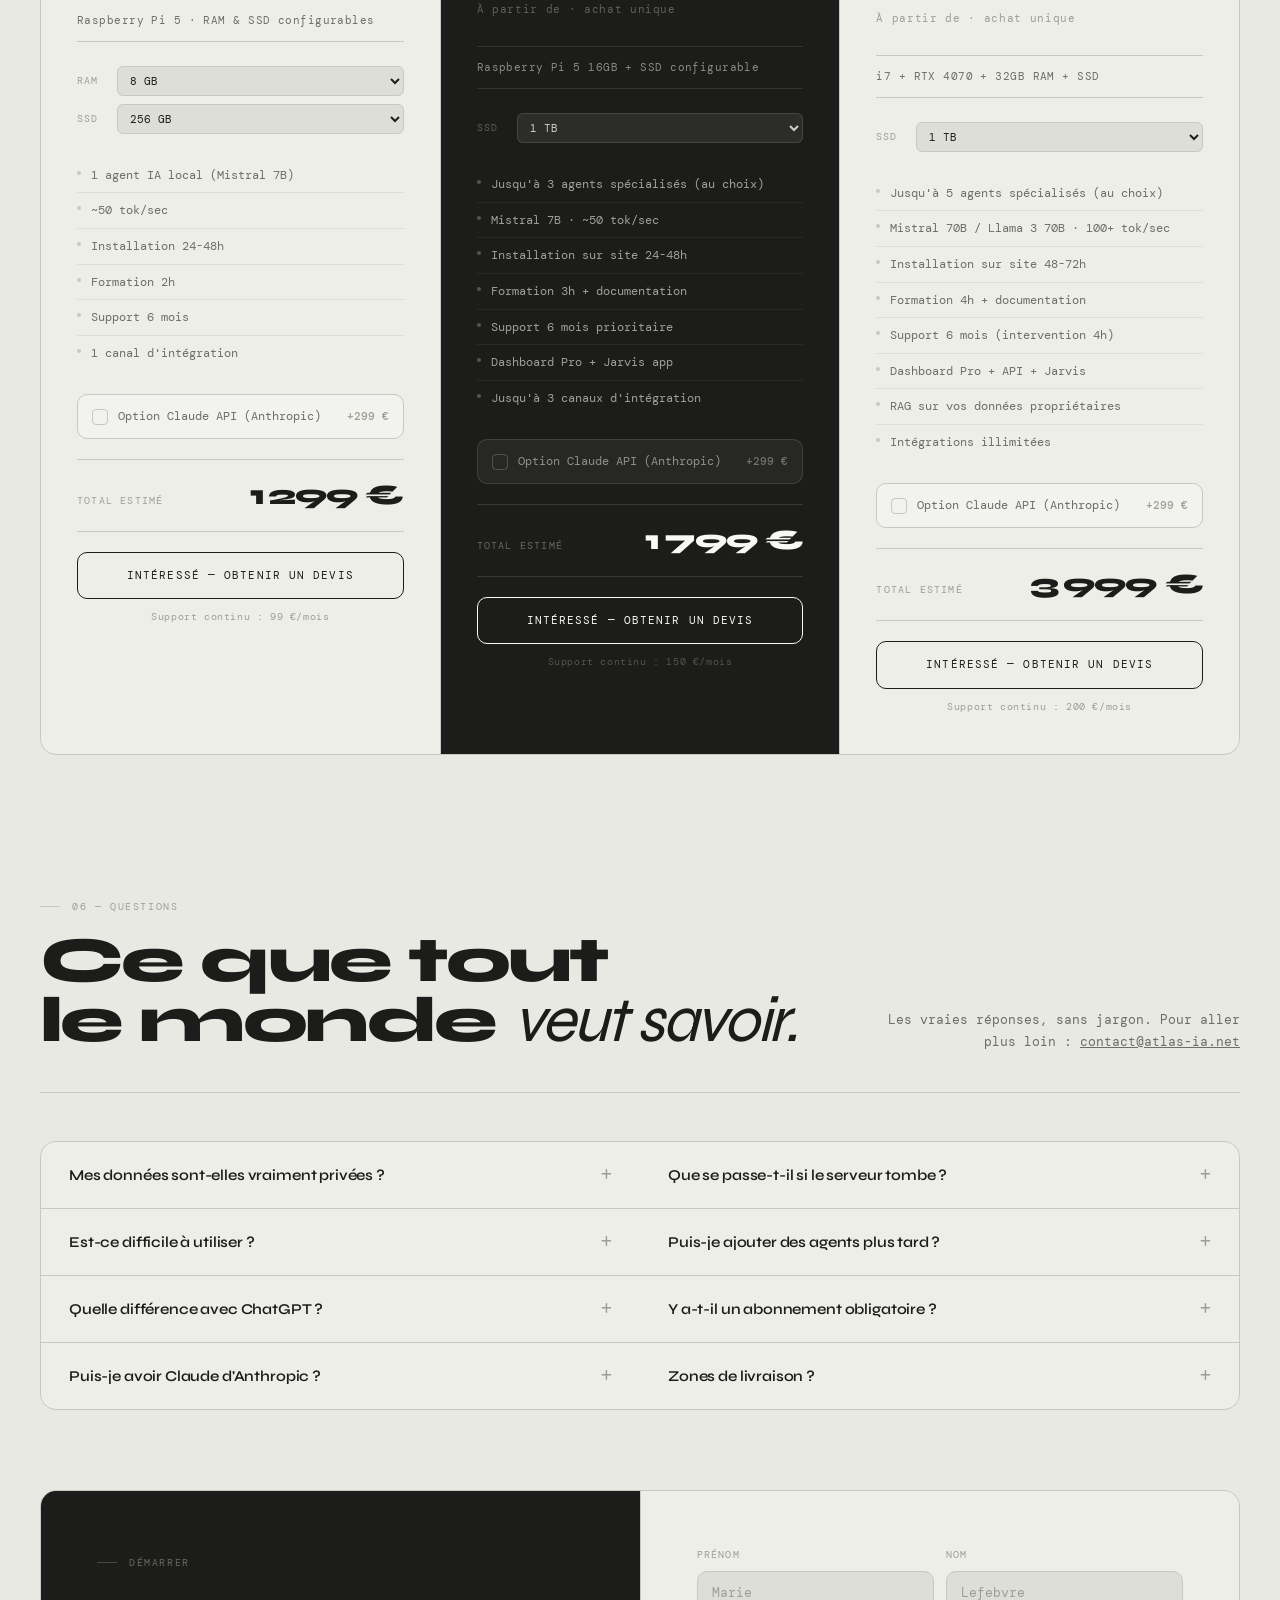
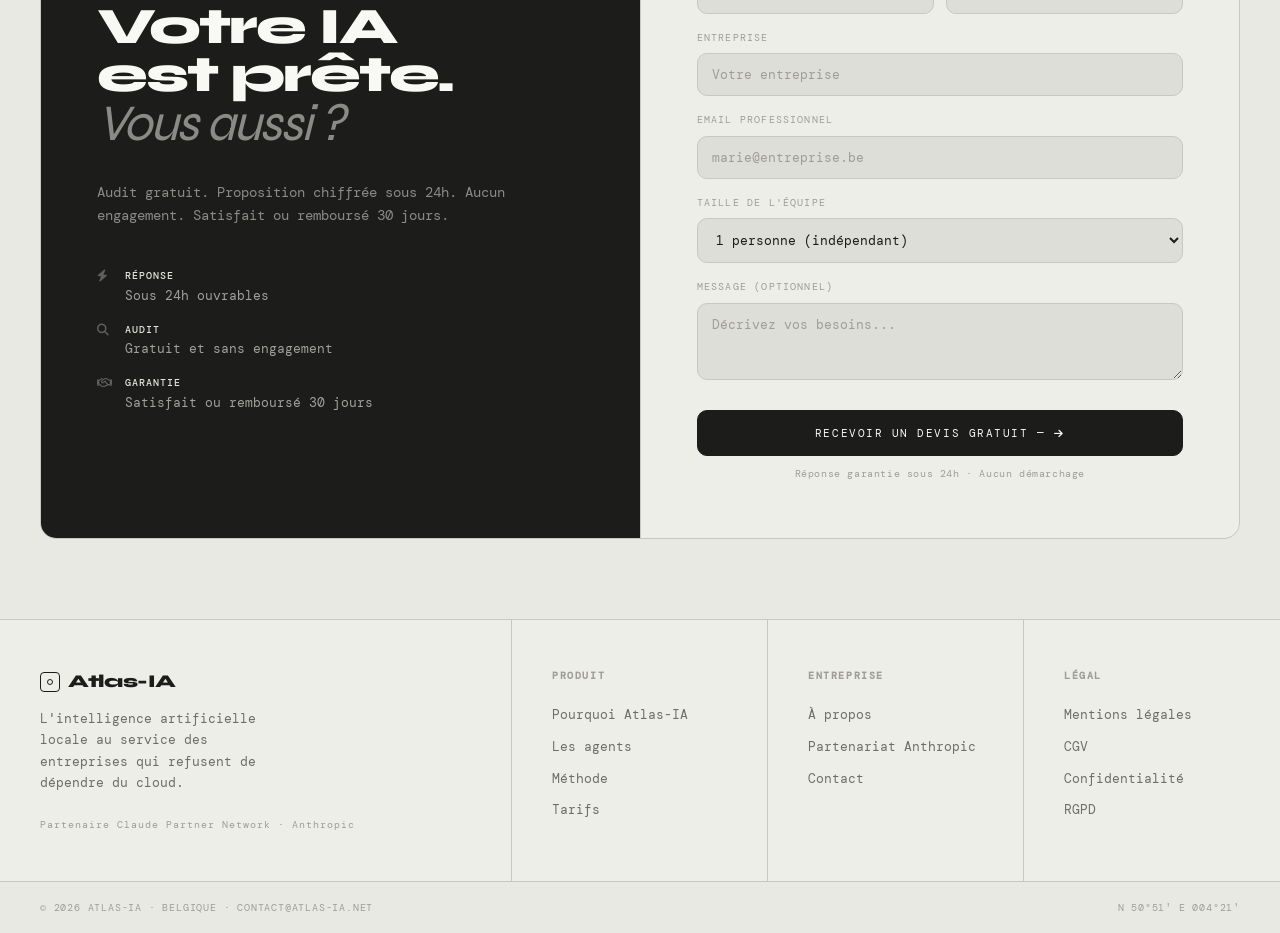
<file: V3/index.html>
<!doctype html>
<html lang="fr">

<head>
  <meta charset="utf-8" />
  <meta name="viewport" content="width=device-width, initial-scale=1" />
  <title>3. Atlas-IA — Brutaliste</title>
  <link rel="preconnect" href="https://fonts.googleapis.com" />
  <link rel="preconnect" href="https://fonts.gstatic.com" crossorigin />
  <link
    href="https://fonts.googleapis.com/css2?family=Syne:wght@400;500;600;700;800&family=DM+Mono:ital,wght@0,300;0,400;0,500;1,300&display=swap"
    rel="stylesheet" />
  <link rel="stylesheet" href="https://cdnjs.cloudflare.com/ajax/libs/font-awesome/6.5.1/css/all.min.css" />
  <link rel="stylesheet" href="style.css">
</head>

<body>

  <!-- NAV -->
  <nav>
    <div class="wrap nav-inner">
      <a href="#" class="nav-logo">
        <span class="nav-logo-mark"></span>
        Atlas-IA
      </a>
      <nav class="nav-links">
        <a href="#capabilities" class="active">Produit</a>
        <a href="#agents">Agents</a>
        <a href="#workflow">Méthode</a>
        <a href="#pricing">Tarifs</a>
        <a href="#faq">FAQ</a>
      </nav>
      <div class="nav-cta">
        <a href="#contact" class="btn-nav">Devis gratuit</a>
        <a href="#pricing" class="btn-nav primary">Formules <i class="fa-solid fa-arrow-right"
            style="font-size:10px"></i></a>
      </div>
      <div class="nav-burger" onclick="document.body.classList.toggle('menu-open')">
        <i class="fa-solid fa-bars"></i>
      </div>
    </div>
  </nav>

  <!-- HERO -->
  <section id="hero">
    <div class="wrap">
      <div class="hero-top">
        <div class="hero-coord">
          IA locale · installée chez vous · Bruxelles BE · 2026
        </div>
        <h1 class="hero-h1">
          <em>Votre IA.</em>
          <em class="outline">Dans vos locaux.</em>
          <em>Sous votre contrôle.</em>
        </h1>
        <div style="display:flex;gap:12px;flex-wrap:wrap">
          <a href="#contact" class="btn-ink">Obtenir un devis gratuit <i class="fa-solid fa-arrow-right"
              style="font-size:10px"></i></a>
          <a href="#pricing" class="btn-outline">Voir les formules</a>
        </div>

        <div class="hero-grid reveal">
          <div class="hero-panel">
            <div class="hp-label">Agents actifs</div>
            <div class="c-tabs"
              style="background:var(--ink);margin:-32px -32px 20px;border-bottom:1px solid rgba(248,248,244,.1)">
              <!-- reused c-tabs visually but on light panel -->
            </div>
            <!-- Light panel content -->
            <div style="font-family:var(--mono);font-size:11px;color:var(--ink3)">
              <div class="metric-line" style="border-color:var(--rule);color:var(--ink3)">
                <span class="ml-key" style="color:var(--ink4)">Agent Comptable</span>
                <span
                  style="font-size:10px;padding:2px 8px;border:1px solid var(--rule);border-radius:4px;color:#4B7A4B;background:rgba(75,122,75,.08)">Actif</span>
              </div>
              <div class="metric-line" style="border-color:var(--rule);color:var(--ink3)">
                <span class="ml-key" style="color:var(--ink4)">Secrétaire / Agenda</span>
                <span
                  style="font-size:10px;padding:2px 8px;border:1px solid var(--rule);border-radius:4px;color:#4B7A4B;background:rgba(75,122,75,.08)">Actif</span>
              </div>
              <div class="metric-line" style="border-color:var(--rule);color:var(--ink3)">
                <span class="ml-key" style="color:var(--ink4)">Service Client</span>
                <span
                  style="font-size:10px;padding:2px 8px;border:1px solid var(--rule);border-radius:4px;color:var(--ink4);background:var(--bg2)">En
                  attente</span>
              </div>
              <div class="metric-line" style="border-color:var(--rule);color:var(--ink3)">
                <span class="ml-key" style="color:var(--ink4)">Watchdog système</span>
                <span
                  style="font-size:10px;padding:2px 8px;border:1px solid var(--rule);border-radius:4px;color:#4B7A4B;background:rgba(75,122,75,.08)">Actif</span>
              </div>
              <div style="margin-top:24px">
                <div
                  style="font-family:var(--mono);font-size:10px;letter-spacing:.12em;text-transform:uppercase;color:var(--ink4);margin-bottom:10px">
                  Activité — 30 jours</div>
                <div class="mini-chart">
                  <div class="mc-bar active" style="height:45%"></div>
                  <div class="mc-bar" style="height:30%"></div>
                  <div class="mc-bar active" style="height:70%"></div>
                  <div class="mc-bar" style="height:55%"></div>
                  <div class="mc-bar active" style="height:85%"></div>
                  <div class="mc-bar" style="height:60%"></div>
                  <div class="mc-bar active" style="height:90%"></div>
                  <div class="mc-bar" style="height:40%"></div>
                  <div class="mc-bar active" style="height:75%"></div>
                  <div class="mc-bar" style="height:65%"></div>
                  <div class="mc-bar active" style="height:95%"></div>
                  <div class="mc-bar" style="height:50%"></div>
                </div>
              </div>
            </div>
          </div>

          <div class="hero-panel console-panel-main">
            <div class="hp-label">Session active — 12.05.2026</div>
            <div class="c-tabs">
              <div class="c-tab on" onclick="switchCP(0,this)">Manager</div>
              <div class="c-tab" onclick="switchCP(1,this)">Comptable</div>
              <div class="c-tab" onclick="switchCP(2,this)">Système</div>
            </div>
            <div class="console">
              <div class="cp-panel on" id="cp0">
                <div class="c-line"><span class="c-prompt">›</span><span class="c-user">Résume les tâches urgentes du
                    jour</span></div>
                <div class="c-line"><span class="c-prompt"></span><span class="c-think">routing — 3 agents, 7 tâches
                    analysées</span></div>
                <div class="c-line"><span class="c-prompt">⤷</span><span class="c-agent"><span
                      class="c-tool">comptable</span> devis Moreau (€12k) en attente</span></div>
                <div class="c-line"><span class="c-prompt">⤷</span><span class="c-agent"><span
                      class="c-tool">secrétaire</span> réunion équipe à 14h, salle B</span></div>
                <div class="c-line"><span class="c-prompt">⤷</span><span class="c-agent"><span class="c-tool">service
                      client</span> 4 tickets ouverts</span></div>
                <div class="c-line"><span class="c-prompt">?</span><span class="c-user">Prioriser le devis ou les
                    tickets ?<span class="c-cursor"></span></span></div>
              </div>
              <div class="cp-panel" id="cp1">
                <div class="metric-line"><span class="ml-key">Factures ce mois</span><span class="ml-val">47</span>
                </div>
                <div class="metric-line"><span class="ml-key">Relances envoyées</span><span class="ml-val">3</span>
                </div>
                <div class="metric-line"><span class="ml-key">Rapport financier</span><span class="ml-val">Prêt — Mai
                    2026</span></div>
                <div class="metric-line"><span class="ml-key">Prochain paiement</span><span class="ml-val">15/05 · 8 400
                    €</span></div>
                <div class="metric-line"><span class="ml-key">Anomalies</span><span class="ml-val ok">Aucune</span>
                </div>
              </div>
              <div class="cp-panel" id="cp2">
                <div class="metric-line"><span class="ml-key">Uptime (30j)</span><span class="ml-val">99,8 %</span>
                </div>
                <div class="metric-line"><span class="ml-key">Requêtes traitées</span><span class="ml-val">12 847</span>
                </div>
                <div class="metric-line"><span class="ml-key">Temps de réponse</span><span class="ml-val">1,2 s
                    moy.</span></div>
                <div class="metric-line"><span class="ml-key">Stockage</span><span class="ml-val">238 GB / 1 TB</span>
                </div>
                <div class="metric-line"><span class="ml-key">Watchdog</span><span class="ml-val ok">Actif</span></div>
              </div>
            </div>
          </div>
        </div>

        <div class="hero-metrics reveal" style="transition-delay:.1s">
          <div class="hm-item">
            <div class="hm-val">24/7</div>
            <div class="hm-label">Disponibilité</div>
          </div>
          <div class="hm-item">
            <div class="hm-val">0 €</div>
            <div class="hm-label">Cloud requis</div>
          </div>
          <div class="hm-item">
            <div class="hm-val">48h</div>
            <div class="hm-label">Installation max</div>
          </div>
        </div>
      </div>
    </div>
  </section>

  <!-- TRUST STRIP -->
  <section id="trust">
    <div class="wrap" style="padding:0">
      <div class="trust-inner">
        <div class="trust-item trust-badge">
          <i class="fa-solid fa-shield-halved"></i>
          Partenaire officiel — Claude Partner Network · Anthropic
        </div>
        <div class="trust-item"><i class="fa-regular fa-clock"></i> Installation 24–48h</div>
        <div class="trust-item"><i class="fa-solid fa-lock"></i> Données 100% locales</div>
        <div class="trust-item"><i class="fa-solid fa-check"></i> Support 6 mois inclus</div>
        <div class="trust-item"><i class="fa-solid fa-microchip"></i> Mistral · Llama 3 · Claude API</div>
      </div>
    </div>
  </section>

  <!-- CAPABILITIES -->
  <section id="capabilities" style="padding-bottom:0">
    <div class="wrap">
      <div class="section-head reveal">
        <div class="sh-left">
          <div class="eyebrow">01 — Pourquoi Atlas-IA</div>
          <div class="sh-title">Votre IA,<br />pas celle<br /><em>d'un autre.</em></div>
        </div>
        <div class="sh-right">Les solutions cloud veulent vos données ou votre argent — souvent les deux. Atlas-IA
          installe le matériel chez vous. Vous possédez tout. Vous ne payez qu'une fois.</div>
      </div>
    </div>
    <div class="wrap" style="padding:0 40px">
      <div class="caps-grid reveal"
        style="border:1px solid var(--rule);border-radius:var(--r2);overflow:hidden;transition-delay:.1s">
        <div class="cap c7">
          <div class="cap-n">A · Confidentialité totale</div>
          <div class="cap-title">Données 100% <em>locales.</em></div>
          <p class="cap-body">Le serveur est physiquement dans vos locaux. Vos données ne quittent jamais votre réseau —
            l'IA tourne sur votre réseaux.</p>
          <div class="cap-visual">
            <div class="mini-chart">
              <div class="mc-bar" style="height:25%"></div>
              <div class="mc-bar active" style="height:60%"></div>
              <div class="mc-bar" style="height:40%"></div>
              <div class="mc-bar active" style="height:80%"></div>
              <div class="mc-bar" style="height:55%"></div>
              <div class="mc-bar active" style="height:95%"></div>
              <div class="mc-bar" style="height:70%"></div>
              <div class="mc-bar active" style="height:85%"></div>
            </div>
          </div>
        </div>
        <div class="cap c5">
          <div class="cap-n">B · Coût maîtrisé</div>
          <div class="cap-title">Un achat.<br /><em>Pas un abonnement.</em></div>
          <p class="cap-body">Hardware acheté une fois. Aucune facture API mensuelle. Aucune surprise. Coût prévisible.
          </p>
          <div class="cap-visual">
            <div class="dot-grid">
              <div class="dg-dot on"></div>
              <div class="dg-dot on"></div>
              <div class="dg-dot on"></div>
              <div class="dg-dot"></div>
              <div class="dg-dot"></div>
              <div class="dg-dot"></div>
              <div class="dg-dot"></div>
              <div class="dg-dot"></div>
              <div class="dg-dot on"></div>
              <div class="dg-dot on"></div>
              <div class="dg-dot"></div>
              <div class="dg-dot"></div>
              <div class="dg-dot"></div>
              <div class="dg-dot"></div>
              <div class="dg-dot"></div>
              <div class="dg-dot"></div>
              <div class="dg-dot on"></div>
              <div class="dg-dot"></div>
              <div class="dg-dot"></div>
              <div class="dg-dot"></div>
              <div class="dg-dot"></div>
              <div class="dg-dot"></div>
              <div class="dg-dot"></div>
              <div class="dg-dot"></div>
            </div>
          </div>
        </div>
        <div class="cap c4">
          <div class="cap-n">C · Disponibilité</div>
          <div class="cap-title">24/7</div>
          <p class="cap-body">Internet coupé ? Votre IA continue. Aucune dépendance externe.</p>
          <div class="status-rows">
            <div class="sr">
              <div class="sr-dot on"></div>Comptable<div class="sr-bar">
                <div class="sr-fill" style="width:88%"></div>
              </div>
            </div>
            <div class="sr">
              <div class="sr-dot on"></div>Secrétaire<div class="sr-bar">
                <div class="sr-fill" style="width:72%"></div>
              </div>
            </div>
            <div class="sr">
              <div class="sr-dot on"></div>Watchdog<div class="sr-bar">
                <div class="sr-fill" style="width:100%"></div>
              </div>
            </div>
          </div>
        </div>
        <div class="cap c4">
          <div class="cap-n">D · Simplicité</div>
          <div class="cap-title">On installe.<br /><em>Vous utilisez.</em></div>
          <p class="cap-body">Installation, configuration, formation, maintenance. Tout inclus. Aucun ingénieur requis
            en interne.</p>
        </div>
        <div class="cap c4">
          <div class="cap-n">E · Évolutivité</div>
          <div class="cap-title">Ajoutez des agents</div>
          <p class="cap-body">Comptable aujourd'hui, RH demain. Chaque agent est un module indépendant.</p>
        </div>
      </div>
    </div>
  </section>

  <!-- WORKFLOW -->
  <section id="workflow" style="padding:80px 0">
    <div class="wrap">
      <div class="section-head reveal">
        <div class="sh-left">
          <div class="eyebrow">02 — Méthode</div>
          <div class="sh-title">Zéro à <em>opérationnel</em><br />en 4 étapes.</div>
        </div>
        <div class="sh-right">De la consultation au premier "bonjour" de votre IA — tout se fait en moins de 48 heures.
        </div>
      </div>
      <div class="wf-grid reveal" style="transition-delay:.1s">
        <div class="wf-step">
          <div class="wf-num">Étape — 01</div>
          <div class="wf-n-big">01</div>
          <div class="wf-title">On choisit <em>ensemble</em></div>
          <p class="wf-body">Audit gratuit de vos besoins. Formule, agents, hardware — on sélectionne la configuration
            idéale pour votre activité.</p>
          <div class="wf-chips"><span class="wchip">Audit</span><span class="wchip">Conseil</span><span
              class="wchip">Devis</span></div>
        </div>
        <div class="wf-step">
          <div class="wf-num">Étape — 02</div>
          <div class="wf-n-big">02</div>
          <div class="wf-title">On installe <em>chez vous</em></div>
          <p class="wf-body">Livraison et installation physique du serveur. Connexion à vos outils. Opérationnel dans
            vos locaux en 24 à 48h.</p>
          <div class="wf-chips"><span class="wchip">Installation</span><span class="wchip">Config</span></div>
        </div>
        <div class="wf-step">
          <div class="wf-num">Étape — 03</div>
          <div class="wf-n-big">03</div>
          <div class="wf-title">On forme <em>votre équipe</em></div>
          <p class="wf-body">2 à 4h de formation incluses. Dashboard, agents métier, Jarvis app. Autonomes dès le
            premier jour.</p>
          <div class="wf-chips"><span class="wchip">Formation</span><span class="wchip">Dashboard</span><span
              class="wchip">Jarvis</span></div>
        </div>
        <div class="wf-step">
          <div class="wf-num">Étape — 04</div>
          <div class="wf-n-big">04</div>
          <div class="wf-title">Votre IA <em>travaille</em></div>
          <p class="wf-body">24/7. L'agent Watchdog surveille et maintient en silence. Support prioritaire 6 mois
            inclus.</p>
          <div class="wf-chips"><span class="wchip">24/7</span><span class="wchip">Watchdog</span><span class="wchip">6
              mois support</span></div>
        </div>
      </div>
    </div>
  </section>

  <!-- AGENTS -->
  <section id="agents" style="padding-bottom:80px">
    <div class="wrap">
      <div class="section-head reveal">
        <div class="sh-left">
          <div class="eyebrow">03 — Agents</div>
          <div class="sh-title">Choisissez vos<br /><em>experts IA.</em></div>
        </div>
        <div class="sh-right">Chaque agent est préconfiguré dans son domaine. Ajoutez-en d'autres à tout moment comme
          des modules.</div>
      </div>
      <div class="agents-grid reveal"
        style="border:1px solid var(--rule);border-radius:var(--r2);overflow:hidden;transition-delay:.1s">
        <!-- Manager -->
        <div class="agent-card manager">
          <div style="padding:40px">
            <div class="ac-num">Inclus — toutes les formules PME</div>
            <div class="ac-icon"><i class="fa-solid fa-brain"></i></div>
            <div class="ac-title">Agent Manager —<br /><em>Votre Jarvis</em></div>
            <p class="ac-body" style="margin-top:12px">L'orchestrateur central. Reçoit vos demandes vocales ou texte,
              les route vers le bon agent, consolide les réponses.</p>
          </div>
          <div class="manager-right">
            <div class="manager-label">Agents connectés</div>
            <div class="mnode-list">
              <div class="mnode">
                <div class="mnode-ind on"></div><span class="mnode-name">Agent Comptable</span><span
                  class="mnode-st on">Actif</span>
              </div>
              <div class="mnode">
                <div class="mnode-ind on"></div><span class="mnode-name">Secrétaire</span><span
                  class="mnode-st on">Actif</span>
              </div>
              <div class="mnode">
                <div class="mnode-ind"></div><span class="mnode-name">Service Client</span><span class="mnode-st">En
                  attente</span>
              </div>
              <div class="mnode">
                <div class="mnode-ind"></div><span class="mnode-name">Agent RH</span><span class="mnode-st">En
                  attente</span>
              </div>
              <div class="mnode">
                <div class="mnode-ind on"></div><span class="mnode-name">Watchdog Système</span><span
                  class="mnode-st on">Actif</span>
              </div>
            </div>
          </div>
        </div>
        <!-- Cards -->
        <div class="agent-card">
          <div class="ac-num">A · Finances</div>
          <div class="ac-icon"><i class="fa-regular fa-file-invoice-dollar"></i></div>
          <div class="ac-title">Agent <em>Comptable</em></div>
          <p class="ac-body">Factures, relances, rapports financiers, suivi des dépenses.</p>
          <div class="ac-price">À partir de 299 €</div>
        </div>
        <div class="agent-card">
          <div class="ac-num">B · Organisation</div>
          <div class="ac-icon"><i class="fa-regular fa-calendar-days"></i></div>
          <div class="ac-title">Secrétaire / <em>Agenda</em></div>
          <p class="ac-body">Rendez-vous, emails, to-do, rappels. Assistante virtuelle disponible 24h/24.</p>
          <div class="ac-price">À partir de 299 €</div>
        </div>
        <div class="agent-card">
          <div class="ac-num">C · Relation client</div>
          <div class="ac-icon"><i class="fa-solid fa-headset"></i></div>
          <div class="ac-title">Service <em>Client</em></div>
          <p class="ac-body">Réponses automatiques, FAQ intelligente, escalade humaine si nécessaire.</p>
          <div class="ac-price">À partir de 299 €</div>
        </div>
        <div class="agent-card">
          <div class="ac-num">D · Droit</div>
          <div class="ac-icon"><i class="fa-solid fa-scale-balanced"></i></div>
          <div class="ac-title">Agent <em>Juridique</em></div>
          <p class="ac-body">Veille légale, contrats simples, alertes réglementaires.</p>
          <div class="ac-price">À partir de 349 €</div>
        </div>
        <div class="agent-card">
          <div class="ac-num">E · RH</div>
          <div class="ac-icon"><i class="fa-solid fa-users"></i></div>
          <div class="ac-title">Agent <em>RH</em></div>
          <p class="ac-body">Tri CV, onboarding, congés, réponses collaborateurs.</p>
          <div class="ac-price">À partir de 349 €</div>
        </div>
        <div class="agent-card">
          <div class="ac-num">F · Analyse</div>
          <div class="ac-icon"><i class="fa-solid fa-chart-bar"></i></div>
          <div class="ac-title">Analyste <em>Data</em></div>
          <p class="ac-body">Rapports, dashboards, lecture CSV/Excel. Données en décisions.</p>
          <div class="ac-price">À partir de 349 €</div>
        </div>
      </div>
    </div>
  </section>

  <!-- TESTIMONIALS -->
  <section id="testimonials" style="padding-bottom:80px">
    <div class="wrap">
      <div class="section-head reveal">
        <div class="sh-left">
          <div class="eyebrow">04 — Retours clients</div>
          <div class="sh-title">Ils ont<br /><em>fait confiance.</em></div>
        </div>
        <div class="sh-right">Des entreprises belges et françaises qui ont choisi de reprendre le contrôle de leur IA.
        </div>
      </div>
      <div class="testi-layout reveal"
        style="border:1px solid var(--rule);border-radius:var(--r2);overflow:hidden;background:var(--rule);transition-delay:.1s">
        <div class="testi-big">
          <div
            style="font-family:var(--mono);font-size:10px;letter-spacing:.14em;text-transform:uppercase;color:rgba(248,248,244,.3);margin-bottom:32px;display:flex;align-items:center;gap:12px">
            <span style="width:20px;height:1px;background:rgba(248,248,244,.2);display:inline-block"></span>Retour
            terrain</div>
          <div class="tb-quote">"L'agent comptable a remplacé deux jours de saisie manuelle par semaine. En trois mois,
            l'investissement était amorti. Je ne reviendrais pas en arrière."</div>
          <div class="tb-author-name">Marie Lefebvre</div>
          <div class="tb-author-role">Directrice financière · Cabinet ML Conseil, Bruxelles</div>
        </div>
        <div style="display:flex;flex-direction:column;gap:1px;background:var(--rule)">
          <div class="testi-stats">
            <div class="ts-item">
              <div class="ts-label">Heures économisées / sem.</div>
              <div class="ts-val">14h</div>
              <div class="ts-desc">Cabinet comptable — 8 personnes, agent comptable + secrétaire</div>
            </div>
            <div class="ts-item">
              <div class="ts-label">Réduction temps de réponse</div>
              <div class="ts-val">−92%</div>
              <div class="ts-desc">E-commerce — agent service client, de 18h à 4 minutes</div>
            </div>
            <div class="ts-item">
              <div class="ts-label">Retour sur investissement</div>
              <div class="ts-val">7 mois</div>
              <div class="ts-desc">PME industrielle — 30 employés, amortissement complet</div>
            </div>
            <div class="ts-item">
              <div class="ts-label">Uptime moyen</div>
              <div class="ts-val">99,8%</div>
              <div class="ts-desc">Moyenne des installations actives sur les 30 derniers jours</div>
            </div>
          </div>
          <div class="testi-smalls">
            <div class="testi-small">
              <div class="tsm-text">"Ce qui m'a convaincu, c'est le côté local. Nos données clients restent chez nous.
                Dans le médical, c'est non-négociable."</div>
              <div class="tsm-author">Thomas Henrard · Clinique Henrard, Liège</div>
            </div>
            <div class="testi-small">
              <div class="tsm-text">"Le service client tourne seul le soir et le week-end. Nos temps de réponse sont
                passés de 18h à 4 minutes."</div>
              <div class="tsm-author">Sophie Renard · BelShop E-commerce, Gand</div>
            </div>
          </div>
        </div>
      </div>
    </div>
  </section>

  <!-- PRICING -->
  <section id="pricing" style="padding-bottom:80px">
    <div class="wrap">
      <div class="section-head reveal">
        <div class="sh-left">
          <div class="eyebrow">05 — Tarifs</div>
          <div class="sh-title">Un achat unique.<br /><em>Une IA qui vous appartient.</em></div>
        </div>
        <div class="sh-right">Pas d'abonnement obligatoire. Pas de frais cachés. Vous possédez le hardware,
          l'installation et la formation.</div>
      </div>
      <div class="pricing-toggle">
        <span class="pt-opt on" id="pt-solo" onclick="setGamme('solo')">Solo</span>
        <span class="pt-opt on" id="pt-pme" onclick="setGamme('pme')">PME</span>
      </div>
      <div class="pricing-grid reveal" id="pricing-grid" style="transition-delay:.1s"></div>
    </div>
  </section>

  <!-- FAQ -->
  <section id="faq" style="padding-bottom:80px">
    <div class="wrap">
      <div class="section-head reveal">
        <div class="sh-left">
          <div class="eyebrow">06 — Questions</div>
          <div class="sh-title">Ce que tout<br />le monde <em>veut savoir.</em></div>
        </div>
        <div class="sh-right">Les vraies réponses, sans jargon. Pour aller plus loin : <a
            href="mailto:contact@atlas-ia.net" style="text-decoration:underline">contact@atlas-ia.net</a></div>
      </div>
      <div class="faq-grid reveal" id="faq-grid" style="transition-delay:.1s"></div>
    </div>
  </section>

  <!-- CONTACT -->
  <section id="contact" style="padding-bottom:80px">
    <div class="wrap">
      <div class="contact-block reveal">
        <div class="contact-left">
          <div class="cl-eyebrow">Démarrer</div>
          <div class="cl-title">Votre IA<br />est prête.<br /><em>Vous aussi ?</em></div>
          <p class="cl-body">Audit gratuit. Proposition chiffrée sous 24h. Aucun engagement. Satisfait ou remboursé 30
            jours.</p>
          <div class="cl-points">
            <div class="cp-item">
              <i class="fa-solid fa-bolt"></i>
              <div><span class="cp-label">Réponse</span>Sous 24h ouvrables</div>
            </div>
            <div class="cp-item">
              <i class="fa-solid fa-magnifying-glass"></i>
              <div><span class="cp-label">Audit</span>Gratuit et sans engagement</div>
            </div>
            <div class="cp-item">
              <i class="fa-regular fa-handshake"></i>
              <div><span class="cp-label">Garantie</span>Satisfait ou remboursé 30 jours</div>
            </div>
          </div>
        </div>
        <div class="contact-right">
          <div class="form-row">
            <div class="form-group"><label class="form-label">Prénom</label><input class="form-input" type="text"
                placeholder="Marie" /></div>
            <div class="form-group"><label class="form-label">Nom</label><input class="form-input" type="text"
                placeholder="Lefebvre" /></div>
          </div>
          <div class="form-group"><label class="form-label">Entreprise</label><input class="form-input" type="text"
              placeholder="Votre entreprise" /></div>
          <div class="form-group"><label class="form-label">Email professionnel</label><input class="form-input"
              type="email" placeholder="marie@entreprise.be" /></div>
          <div class="form-group">
            <label class="form-label">Taille de l'équipe</label>
            <select class="form-select form-input">
              <option>1 personne (indépendant)</option>
              <option>2–10 personnes</option>
              <option>11–50 personnes</option>
              <option>51–200 personnes</option>
              <option>200+ personnes</option>
            </select>
          </div>
          <div class="form-group"><label class="form-label">Message (optionnel)</label><textarea class="form-input"
              rows="3" placeholder="Décrivez vos besoins..."></textarea></div>
          <button class="form-submit"
            onclick="this.textContent='Message envoyé —';this.style.background='#2d5a2d'">Recevoir un devis gratuit — <i
              class="fa-solid fa-arrow-right" style="font-size:10px"></i></button>
          <div class="form-note">Réponse garantie sous 24h · Aucun démarchage</div>
        </div>
      </div>
    </div>
  </section>

  <!-- FOOTER -->
  <footer>
    <div class="footer-main">
      <div class="fc">
        <div class="fc-logo">
          <span
            style="width:20px;height:20px;border-radius:4px;border:1.5px solid var(--ink);display:grid;place-items:center"><span
              style="width:6px;height:6px;border-radius:50%;border:1.5px solid var(--ink)"></span></span>
          Atlas-IA
        </div>
        <p class="fc-tagline">L'intelligence artificielle locale au service des entreprises qui refusent de dépendre du
          cloud.</p>
        <div style="font-family:var(--mono);font-size:10px;letter-spacing:.1em;color:var(--ink4)">Partenaire Claude
          Partner Network · Anthropic</div>
      </div>
      <div class="fc">
        <h5>Produit</h5>
        <ul>
          <li><a href="#capabilities">Pourquoi Atlas-IA</a></li>
          <li><a href="#agents">Les agents</a></li>
          <li><a href="#workflow">Méthode</a></li>
          <li><a href="#pricing">Tarifs</a></li>
        </ul>
      </div>
      <div class="fc">
        <h5>Entreprise</h5>
        <ul>
          <li><a href="#">À propos</a></li>
          <li><a href="#">Partenariat Anthropic</a></li>
          <li><a href="#">Contact</a></li>
        </ul>
      </div>
      <div class="fc">
        <h5>Légal</h5>
        <ul>
          <li><a href="#">Mentions légales</a></li>
          <li><a href="#">CGV</a></li>
          <li><a href="#">Confidentialité</a></li>
          <li><a href="#">RGPD</a></li>
        </ul>
      </div>
    </div>
    <div class="footer-bot">
      <span>© 2026 Atlas-IA · Belgique · contact@atlas-ia.net</span>
      <span>N 50°51′ E 004°21′</span>
    </div>
  </footer>
  <script src="./scripts.js"></script>
</body>

</html>
</file>
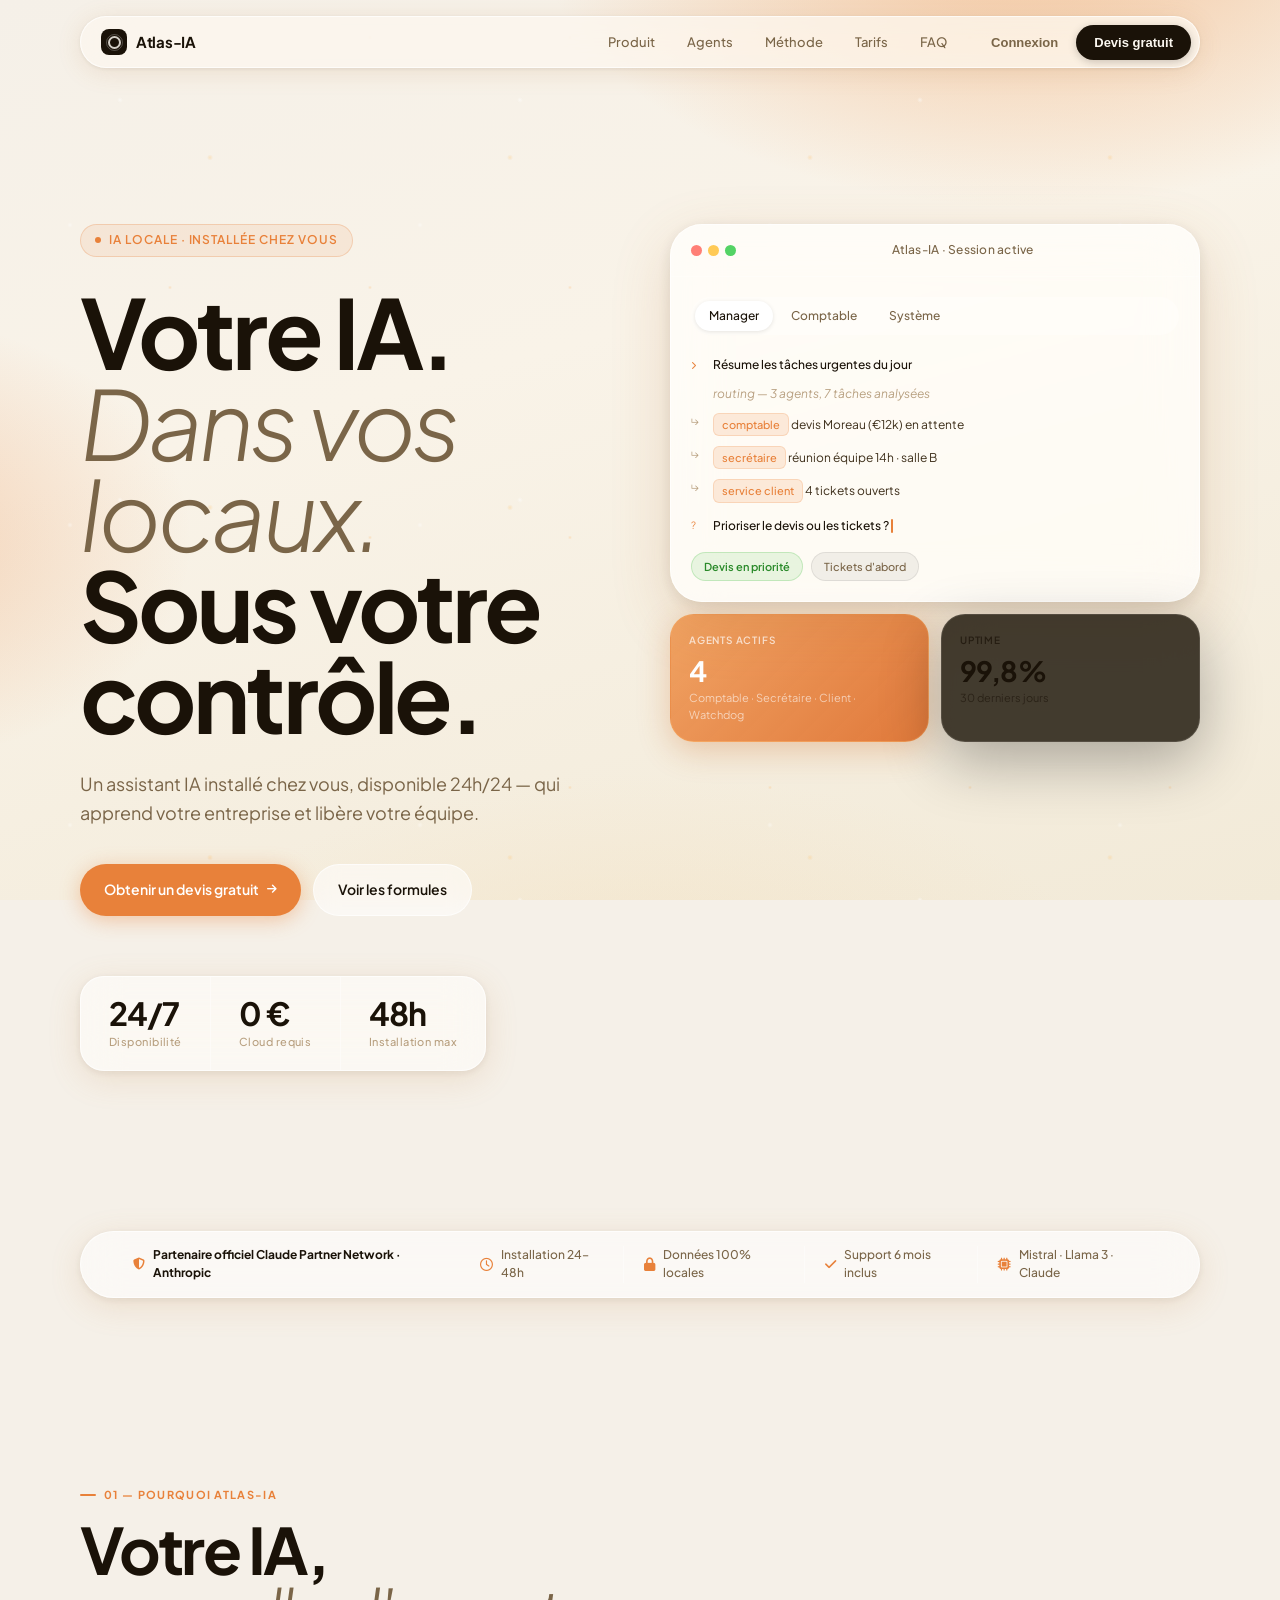
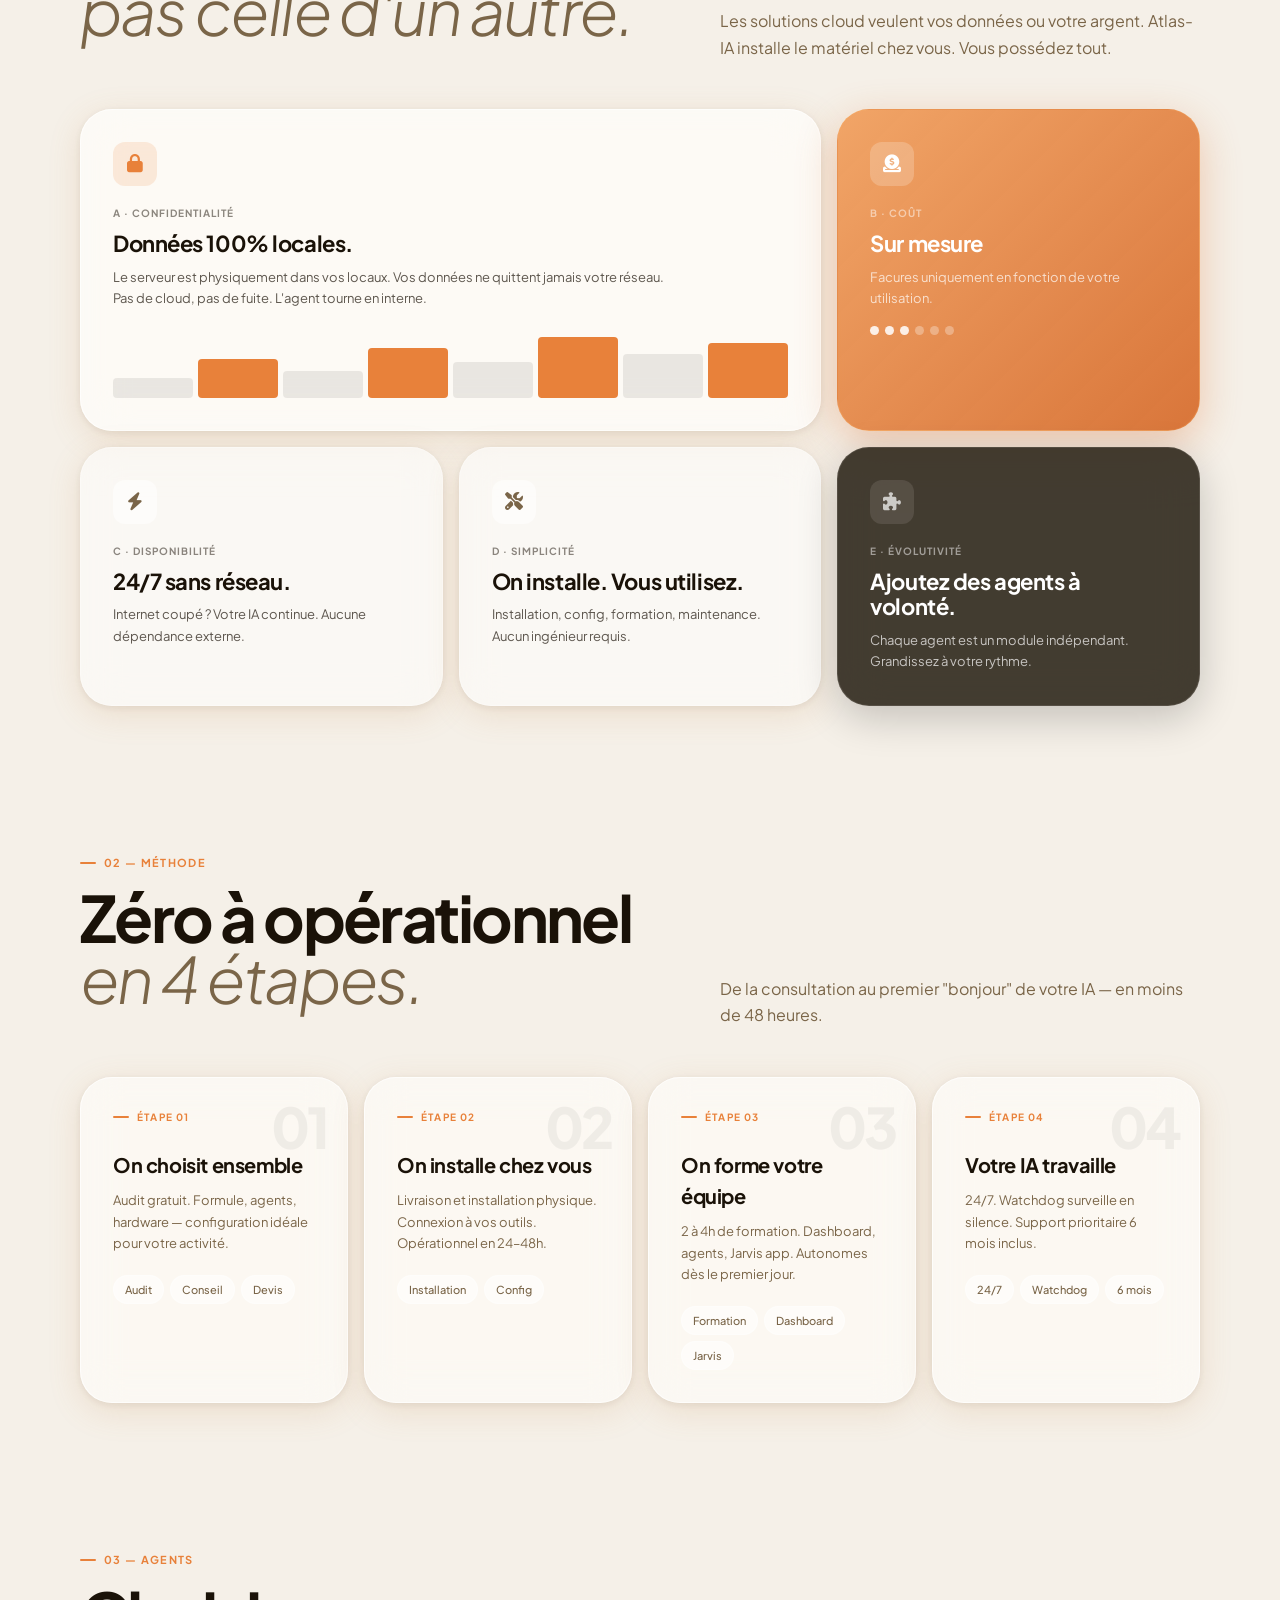
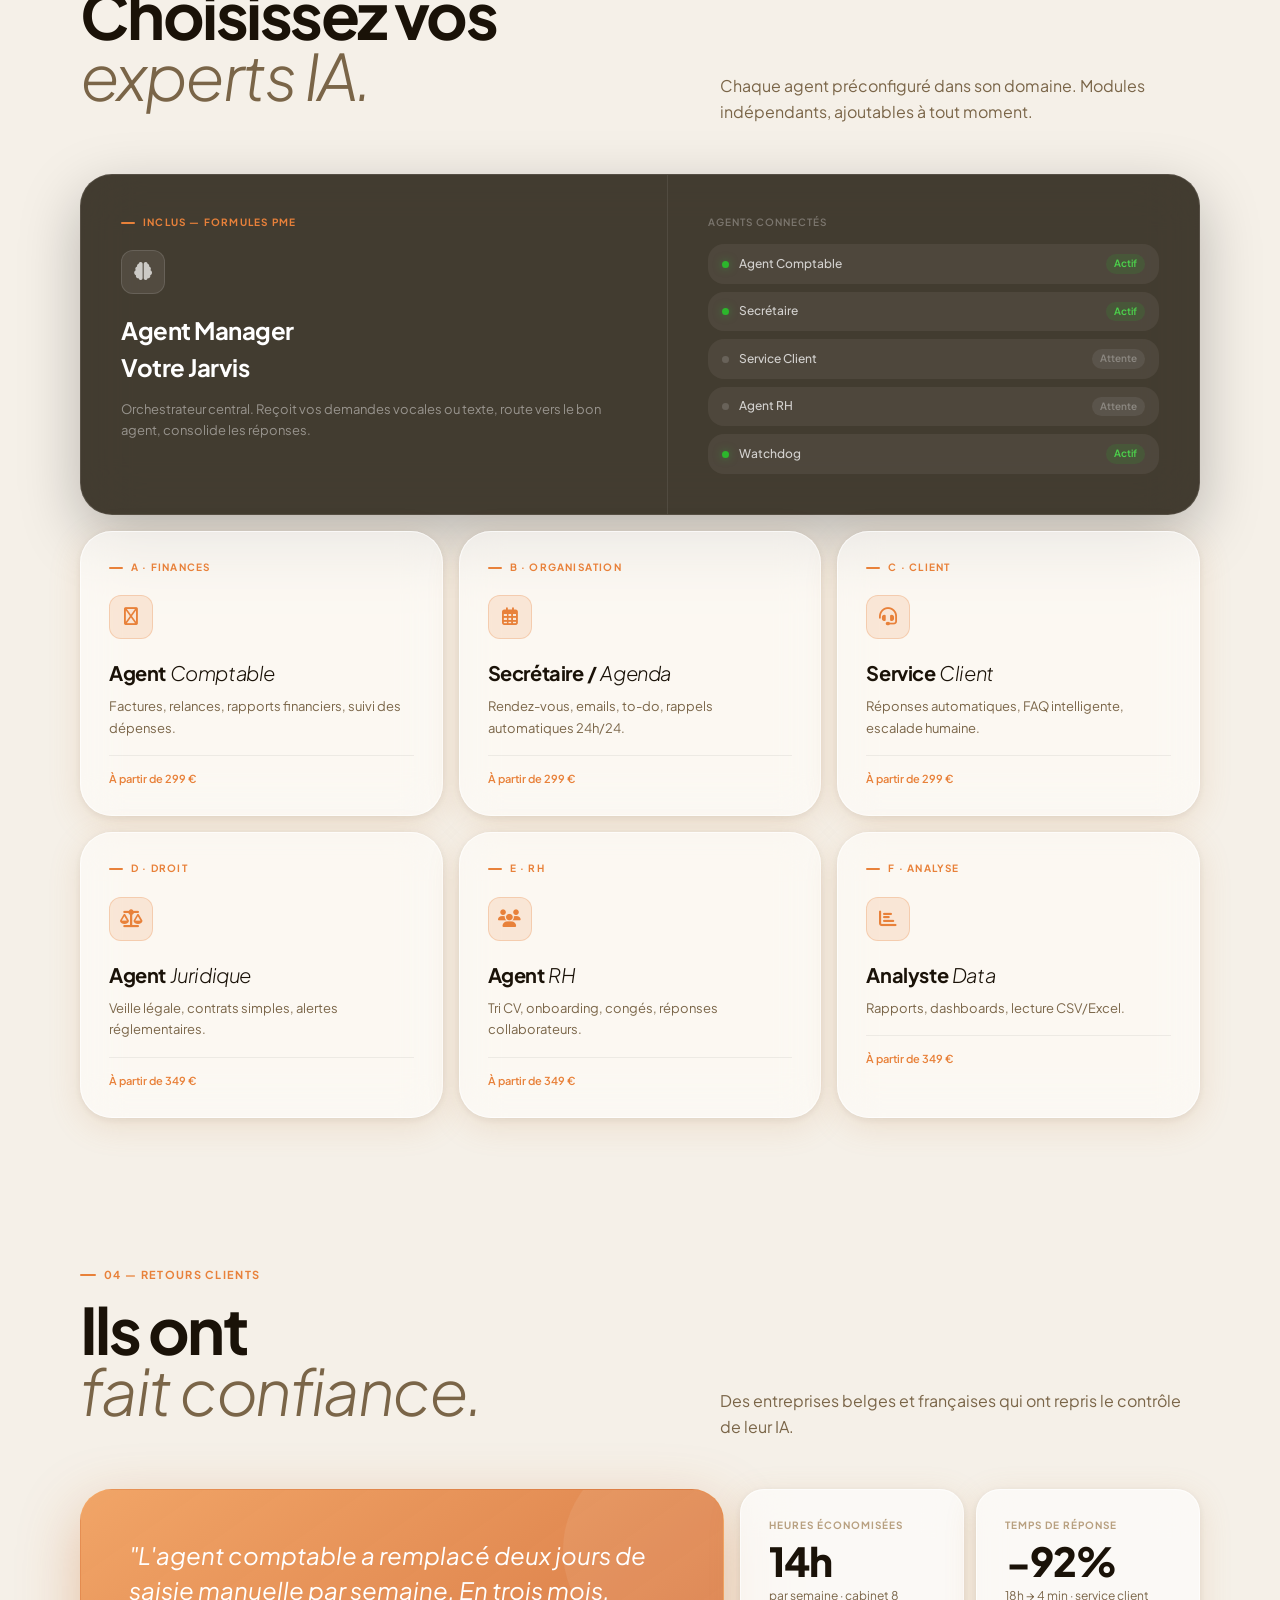
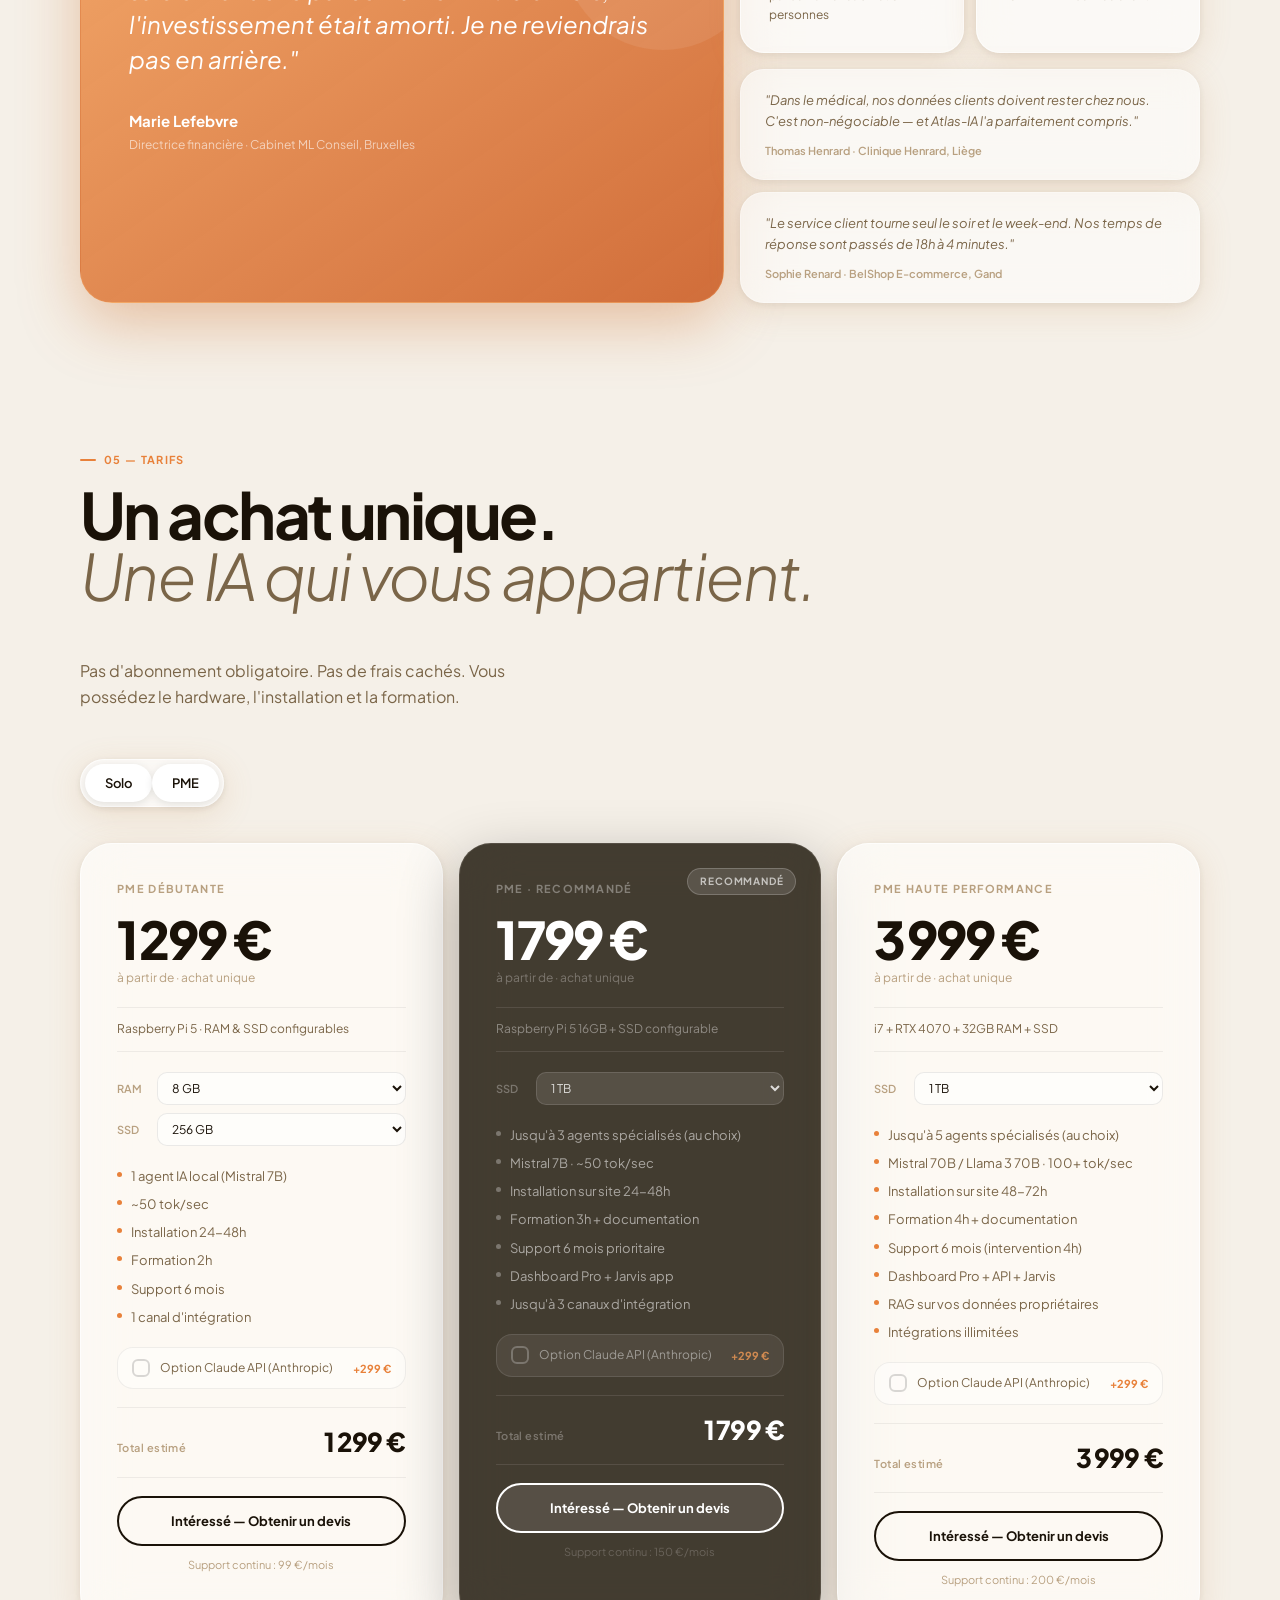
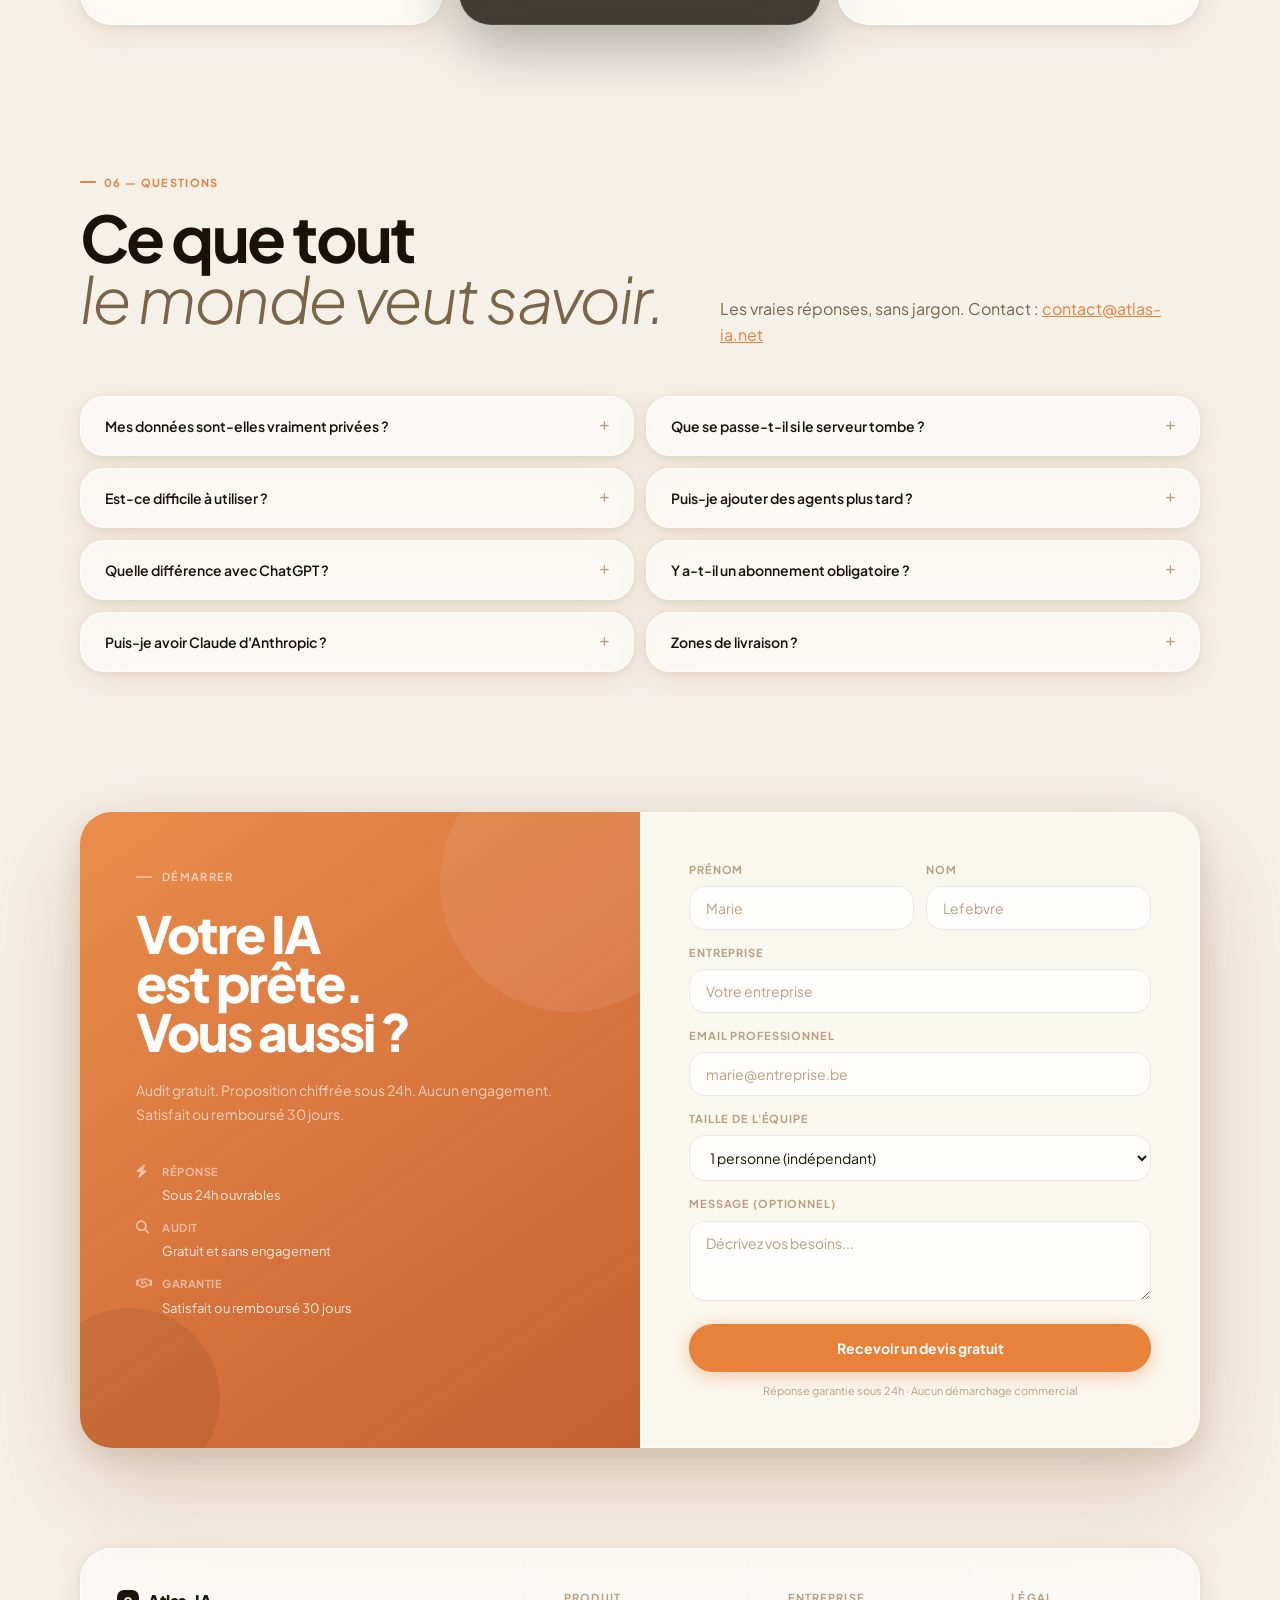
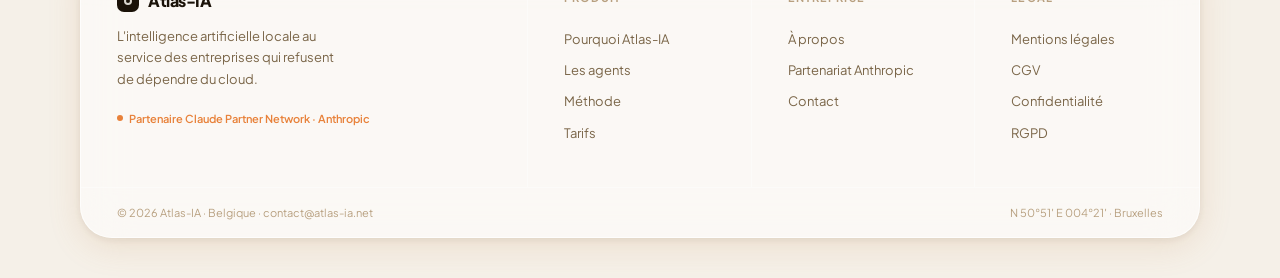
<file: V4/index.html>
<!doctype html>
<html lang="fr">

<head>
  <meta charset="utf-8" />
  <meta name="viewport" content="width=device-width, initial-scale=1" />
  <title>4. Atlas-IA — Bento</title>
  <link rel="preconnect" href="https://fonts.googleapis.com" />
  <link rel="preconnect" href="https://fonts.gstatic.com" crossorigin />
  <link
    href="https://fonts.googleapis.com/css2?family=Plus+Jakarta+Sans:ital,wght@0,300;0,400;0,500;0,600;0,700;1,300;1,400&display=swap"
    rel="stylesheet" />
  <link rel="stylesheet" href="https://cdnjs.cloudflare.com/ajax/libs/font-awesome/6.5.1/css/all.min.css" />
  <link rel="stylesheet" href="./style.css">
</head>

<body>

  <!-- NAV -->
  <div style="position:sticky;top:16px;z-index:100;position:sticky">
    <div class="nav-wrap" style="margin-top:16px">
      <div class="nav-pill">
        <a href="#" class="nav-logo">
          <span class="nav-logo-mark"></span>
          Atlas-IA
        </a>
        <nav class="nav-links">
          <a href="#capabilities">Produit</a>
          <a href="#agents">Agents</a>
          <a href="#workflow">Méthode</a>
          <a href="#pricing">Tarifs</a>
          <a href="#faq">FAQ</a>
        </nav>
        <button class="nav-btn ghost">Connexion</button>
        <button class="nav-btn solid"
          onclick="document.getElementById('contact').scrollIntoView({behavior:'smooth'})">Devis gratuit</button>
        <div class="nav-burger"><i class="fa-solid fa-bars"></i></div>
      </div>
    </div>
  </div>

  <!-- HERO -->
  <section id="hero">
    <div class="wrap" style="padding-top:60px;padding-bottom:80px">
      <div class="hero-layout">
        <div>
          <div class="hero-label">IA locale · installée chez vous</div>
          <h1 class="hero-h1">
            Votre IA.<br />
            <span class="light">Dans vos locaux.</span><br />
            Sous votre contrôle.
          </h1>
          <p class="hero-sub">Un assistant IA installé chez vous, disponible 24h/24 — qui apprend votre entreprise et
            libère votre équipe.</p>
          <div class="hero-actions">
            <a href="#contact" class="btn-amber">Obtenir un devis gratuit <i class="fa-solid fa-arrow-right"
                style="font-size:11px"></i></a>
            <a href="#pricing" class="btn-glass">Voir les formules</a>
          </div>
          <div class="hero-stats">
            <div class="hs-item">
              <div class="hs-val">24/7</div>
              <div class="hs-label">Disponibilité</div>
            </div>
            <div class="hs-item">
              <div class="hs-val">0 €</div>
              <div class="hs-label">Cloud requis</div>
            </div>
            <div class="hs-item">
              <div class="hs-val">48h</div>
              <div class="hs-label">Installation max</div>
            </div>
          </div>
        </div>

        <div class="hero-visual reveal">
          <!-- Main console glass card -->
          <div class="console-card glass" style="box-shadow:var(--shadow2)">
            <div class="cc-header">
              <div class="cc-dots">
                <div class="cc-dot"></div>
                <div class="cc-dot"></div>
                <div class="cc-dot"></div>
              </div>
              <div class="cc-title">Atlas-IA · Session active</div>
            </div>
            <div class="cc-body">
              <div class="cc-tabs">
                <div class="cc-tab on" onclick="switchCP(0,this)">Manager</div>
                <div class="cc-tab" onclick="switchCP(1,this)">Comptable</div>
                <div class="cc-tab" onclick="switchCP(2,this)">Système</div>
              </div>
              <div class="cp on" id="cp0">
                <div class="c-line"><span class="c-pr"><i class="fa-solid fa-chevron-right"
                      style="font-size:8px"></i></span><span class="c-user">Résume les tâches urgentes du jour</span>
                </div>
                <div class="c-line"><span class="c-pr"></span><span class="c-think">routing — 3 agents, 7 tâches
                    analysées</span></div>
                <div class="c-line"><span class="c-pr" style="color:var(--ink4)">↳</span><span class="c-agent"><span
                      class="c-tool">comptable</span> devis Moreau (€12k) en attente</span></div>
                <div class="c-line"><span class="c-pr" style="color:var(--ink4)">↳</span><span class="c-agent"><span
                      class="c-tool">secrétaire</span> réunion équipe 14h · salle B</span></div>
                <div class="c-line"><span class="c-pr" style="color:var(--ink4)">↳</span><span class="c-agent"><span
                      class="c-tool">service client</span> 4 tickets ouverts</span></div>
                <div class="c-line" style="margin-top:4px"><span class="c-pr" style="color:var(--amber)">?</span><span
                    class="c-user">Prioriser le devis ou les tickets ?<span class="c-cursor"></span></span></div>
                <div style="display:flex;gap:8px;margin-top:12px;flex-wrap:wrap">
                  <span
                    style="font-size:11px;font-weight:600;padding:5px 12px;border-radius:999px;background:rgba(44,182,44,.1);color:#2A8A2A;border:1px solid rgba(44,182,44,.2)">Devis
                    en priorité</span>
                  <span
                    style="font-size:11px;font-weight:500;padding:5px 12px;border-radius:999px;background:rgba(0,0,0,.05);color:var(--ink3);border:1px solid rgba(0,0,0,.08)">Tickets
                    d'abord</span>
                </div>
              </div>
              <div class="cp" id="cp1">
                <div class="metric-row"><span class="mr-key">Factures ce mois</span><span class="mr-val">47
                    générées</span></div>
                <div class="metric-row"><span class="mr-key">Relances automatiques</span><span class="mr-val">3
                    envoyées</span></div>
                <div class="metric-row"><span class="mr-key">Rapport financier</span><span class="mr-val">Prêt — Mai
                    2026</span></div>
                <div class="metric-row"><span class="mr-key">Prochain paiement</span><span class="mr-val">15/05 · 8 400
                    €</span></div>
                <div class="metric-row"><span class="mr-key">Anomalies détectées</span><span
                    class="mr-val ok">Aucune</span></div>
              </div>
              <div class="cp" id="cp2">
                <div class="metric-row"><span class="mr-key">Uptime serveur (30j)</span><span class="mr-val">99,8
                    %</span></div>
                <div class="metric-row"><span class="mr-key">Requêtes traitées</span><span class="mr-val">12 847</span>
                </div>
                <div class="metric-row"><span class="mr-key">Temps de réponse moy.</span><span class="mr-val">1,2
                    s</span></div>
                <div class="metric-row"><span class="mr-key">Stockage utilisé</span><span class="mr-val">238 GB / 1
                    TB</span></div>
                <div class="metric-row"><span class="mr-key">Watchdog</span><span class="mr-val ok">Actif — 0
                    incidents</span></div>
              </div>
            </div>
          </div>
          <!-- Mini cards below -->
          <div class="mini-cards">
            <div class="mini-card amber-card" style="box-shadow:0 8px 32px rgba(200,100,30,.3)">
              <div class="mc-label">Agents actifs</div>
              <div class="mc-val">4</div>
              <div class="mc-sub">Comptable · Secrétaire · Client · Watchdog</div>
            </div>
            <div class="mini-card glass-dark">
              <div class="mc-label">Uptime</div>
              <div class="mc-val">99,8%</div>
              <div class="mc-sub">30 derniers jours</div>
            </div>
          </div>
        </div>
      </div>
    </div>
  </section>

  <!-- TRUST -->
  <section id="trust" style="position:relative;z-index:1;padding:0 0 80px">
    <div class="wrap">
      <div class="trust-pill reveal">
        <div class="trust-badge"><i class="fa-solid fa-shield-halved"></i> Partenaire officiel Claude Partner Network ·
          Anthropic</div>
        <div class="trust-item"><i class="fa-regular fa-clock"></i> Installation 24–48h</div>
        <div class="trust-item"><i class="fa-solid fa-lock"></i> Données 100% locales</div>
        <div class="trust-item"><i class="fa-solid fa-check"></i> Support 6 mois inclus</div>
        <div class="trust-item"><i class="fa-solid fa-microchip"></i> Mistral · Llama 3 · Claude</div>
      </div>
    </div>
  </section>

  <!-- CAPABILITIES -->
  <section id="capabilities" class="section-wrap">
    <div class="wrap">
      <div class="section-header reveal">
        <div>
          <div class="section-label">01 — Pourquoi Atlas-IA</div>
          <h2 class="section-h2">Votre IA,<br /><span class="light">pas celle d'un autre.</span></h2>
        </div>
        <p class="section-sub">Les solutions cloud veulent vos données ou votre argent. Atlas-IA installe le matériel
          chez vous. Vous possédez tout.</p>
      </div>
      <div class="caps-bento reveal" style="transition-delay:.1s">
        <div class="cap-card c-main">
          <div class="cap-icon"><i class="fa-solid fa-lock"></i></div>
          <div class="cap-n">A · Confidentialité</div>
          <div class="cap-title">Données 100% locales.</div>
          <p class="cap-body">Le serveur est physiquement dans vos locaux. Vos données ne quittent jamais votre réseau.
            <br> Pas de cloud, pas de fuite. L'agent tourne en interne.</p>
          <div class="cap-visual">
            <div class="mini-chart">
              <div class="mc-b" style="height:30%"></div>
              <div class="mc-b hi" style="height:60%"></div>
              <div class="mc-b" style="height:42%"></div>
              <div class="mc-b hi" style="height:78%"></div>
              <div class="mc-b" style="height:55%"></div>
              <div class="mc-b hi" style="height:95%"></div>
              <div class="mc-b" style="height:68%"></div>
              <div class="mc-b hi" style="height:85%"></div>
            </div>
          </div>
        </div>
        <div class="cap-card c-amber">
          <div class="cap-icon"><i class="fa-solid fa-circle-dollar-to-slot"></i></div>
          <div class="cap-n">B · Coût</div>
          <div class="cap-title">Sur mesure</div>
          <p class="cap-body">Facures uniquement en fonction de votre utilisation.</p>
          <div class="s-dots">
            <div class="s-dot on"></div>
            <div class="s-dot on"></div>
            <div class="s-dot on"></div>
            <div class="s-dot"></div>
            <div class="s-dot"></div>
            <div class="s-dot"></div>
          </div>
        </div>
        <div class="cap-card c-mid">
          <div class="cap-icon"><i class="fa-solid fa-bolt"></i></div>
          <div class="cap-n">C · Disponibilité</div>
          <div class="cap-title">24/7 sans réseau.</div>
          <p class="cap-body">Internet coupé ? Votre IA continue. Aucune dépendance externe.</p>
        </div>
        <div class="cap-card c-mid">
          <div class="cap-icon"><i class="fa-solid fa-screwdriver-wrench"></i></div>
          <div class="cap-n">D · Simplicité</div>
          <div class="cap-title">On installe. Vous utilisez.</div>
          <p class="cap-body">Installation, config, formation, maintenance. Aucun ingénieur requis.</p>
        </div>
        <div class="cap-card c-dark">
          <div class="cap-icon"><i class="fa-solid fa-puzzle-piece"></i></div>
          <div class="cap-n">E · Évolutivité</div>
          <div class="cap-title">Ajoutez des agents à volonté.</div>
          <p class="cap-body">Chaque agent est un module indépendant. Grandissez à votre rythme.</p>
        </div>
      </div>
    </div>
  </section>

  <!-- WORKFLOW -->
  <section id="workflow" class="section-wrap">
    <div class="wrap">
      <div class="section-header reveal">
        <div>
          <div class="section-label">02 — Méthode</div>
          <h2 class="section-h2">Zéro à opérationnel<br /><span class="light">en 4 étapes.</span></h2>
        </div>
        <p class="section-sub">De la consultation au premier "bonjour" de votre IA — en moins de 48 heures.</p>
      </div>
      <div class="wf-grid reveal" style="transition-delay:.1s">
        <div class="wf-card">
          <div class="wf-num-big">01</div>
          <div class="wf-n">Étape 01</div>
          <div class="wf-title">On choisit ensemble</div>
          <p class="wf-body">Audit gratuit. Formule, agents, hardware — configuration idéale pour votre activité.</p>
          <div class="wf-chips"><span class="wchip">Audit</span><span class="wchip">Conseil</span><span
              class="wchip">Devis</span></div>
        </div>
        <div class="wf-card">
          <div class="wf-num-big">02</div>
          <div class="wf-n">Étape 02</div>
          <div class="wf-title">On installe chez vous</div>
          <p class="wf-body">Livraison et installation physique. Connexion à vos outils. Opérationnel en 24–48h.</p>
          <div class="wf-chips"><span class="wchip">Installation</span><span class="wchip">Config</span></div>
        </div>
        <div class="wf-card">
          <div class="wf-num-big">03</div>
          <div class="wf-n">Étape 03</div>
          <div class="wf-title">On forme votre équipe</div>
          <p class="wf-body">2 à 4h de formation. Dashboard, agents, Jarvis app. Autonomes dès le premier jour.</p>
          <div class="wf-chips"><span class="wchip">Formation</span><span class="wchip">Dashboard</span><span
              class="wchip">Jarvis</span></div>
        </div>
        <div class="wf-card">
          <div class="wf-num-big">04</div>
          <div class="wf-n">Étape 04</div>
          <div class="wf-title">Votre IA travaille</div>
          <p class="wf-body">24/7. Watchdog surveille en silence. Support prioritaire 6 mois inclus.</p>
          <div class="wf-chips"><span class="wchip">24/7</span><span class="wchip">Watchdog</span><span class="wchip">6
              mois</span></div>
        </div>
      </div>
    </div>
  </section>

  <!-- AGENTS -->
  <section id="agents" class="section-wrap">
    <div class="wrap">
      <div class="section-header reveal">
        <div>
          <div class="section-label">03 — Agents</div>
          <h2 class="section-h2">Choisissez vos<br /><span class="light">experts IA.</span></h2>
        </div>
        <p class="section-sub">Chaque agent préconfiguré dans son domaine. Modules indépendants, ajoutables à tout
          moment.</p>
      </div>
      <div class="agents-bento reveal" style="transition-delay:.1s">
        <div class="agent-card manager">
          <div class="mgr-left">
            <div class="ac-label">Inclus — formules PME</div>
            <div class="ac-icon"><i class="fa-solid fa-brain"></i></div>
            <div class="ac-title">Agent Manager<br />Votre Jarvis</div>
            <p class="ac-body" style="margin-top:12px">Orchestrateur central. Reçoit vos demandes vocales ou texte,
              route vers le bon agent, consolide les réponses.</p>
          </div>
          <div class="mgr-right">
            <div class="mgr-label">Agents connectés</div>
            <div class="mgr-nodes">
              <div class="mnode">
                <div class="mnode-ind on"></div><span class="mnode-name">Agent Comptable</span><span
                  class="mnode-st on">Actif</span>
              </div>
              <div class="mnode">
                <div class="mnode-ind on"></div><span class="mnode-name">Secrétaire</span><span
                  class="mnode-st on">Actif</span>
              </div>
              <div class="mnode">
                <div class="mnode-ind"></div><span class="mnode-name">Service Client</span><span
                  class="mnode-st idle">Attente</span>
              </div>
              <div class="mnode">
                <div class="mnode-ind"></div><span class="mnode-name">Agent RH</span><span
                  class="mnode-st idle">Attente</span>
              </div>
              <div class="mnode">
                <div class="mnode-ind on"></div><span class="mnode-name">Watchdog</span><span
                  class="mnode-st on">Actif</span>
              </div>
            </div>
          </div>
        </div>
        <div class="agent-card">
          <div class="ac-label">A · Finances</div>
          <div class="ac-icon"><i class="fa-regular fa-file-invoice-dollar"></i></div>
          <div class="ac-title">Agent <span style="font-weight:300;font-style:italic">Comptable</span></div>
          <p class="ac-body">Factures, relances, rapports financiers, suivi des dépenses.</p>
          <div class="ac-price">À partir de 299 €</div>
        </div>
        <div class="agent-card">
          <div class="ac-label">B · Organisation</div>
          <div class="ac-icon"><i class="fa-regular fa-calendar-days"></i></div>
          <div class="ac-title">Secrétaire / <span style="font-weight:300;font-style:italic">Agenda</span></div>
          <p class="ac-body">Rendez-vous, emails, to-do, rappels automatiques 24h/24.</p>
          <div class="ac-price">À partir de 299 €</div>
        </div>
        <div class="agent-card">
          <div class="ac-label">C · Client</div>
          <div class="ac-icon"><i class="fa-solid fa-headset"></i></div>
          <div class="ac-title">Service <span style="font-weight:300;font-style:italic">Client</span></div>
          <p class="ac-body">Réponses automatiques, FAQ intelligente, escalade humaine.</p>
          <div class="ac-price">À partir de 299 €</div>
        </div>
        <div class="agent-card">
          <div class="ac-label">D · Droit</div>
          <div class="ac-icon"><i class="fa-solid fa-scale-balanced"></i></div>
          <div class="ac-title">Agent <span style="font-weight:300;font-style:italic">Juridique</span></div>
          <p class="ac-body">Veille légale, contrats simples, alertes réglementaires.</p>
          <div class="ac-price">À partir de 349 €</div>
        </div>
        <div class="agent-card">
          <div class="ac-label">E · RH</div>
          <div class="ac-icon"><i class="fa-solid fa-users"></i></div>
          <div class="ac-title">Agent <span style="font-weight:300;font-style:italic">RH</span></div>
          <p class="ac-body">Tri CV, onboarding, congés, réponses collaborateurs.</p>
          <div class="ac-price">À partir de 349 €</div>
        </div>
        <div class="agent-card">
          <div class="ac-label">F · Analyse</div>
          <div class="ac-icon"><i class="fa-solid fa-chart-bar"></i></div>
          <div class="ac-title">Analyste <span style="font-weight:300;font-style:italic">Data</span></div>
          <p class="ac-body">Rapports, dashboards, lecture CSV/Excel.</p>
          <div class="ac-price">À partir de 349 €</div>
        </div>
      </div>
    </div>
  </section>

  <!-- TESTIMONIALS -->
  <section id="testimonials" class="section-wrap">
    <div class="wrap">
      <div class="section-header reveal">
        <div>
          <div class="section-label">04 — Retours clients</div>
          <h2 class="section-h2">Ils ont<br /><span class="light">fait confiance.</span></h2>
        </div>
        <p class="section-sub">Des entreprises belges et françaises qui ont repris le contrôle de leur IA.</p>
      </div>
      <div class="testi-grid reveal" style="transition-delay:.1s">
        <div class="testi-main">
          <div class="testi-quote">"L'agent comptable a remplacé deux jours de saisie manuelle par semaine. En trois
            mois, l'investissement était amorti. Je ne reviendrais pas en arrière."</div>
          <div class="testi-author-name">Marie Lefebvre</div>
          <div class="testi-author-role">Directrice financière · Cabinet ML Conseil, Bruxelles</div>
        </div>
        <div style="display:flex;flex-direction:column;gap:16px">
          <div style="display:grid;grid-template-columns:1fr 1fr;gap:12px">
            <div class="testi-stat-card">
              <div class="ts-n">Heures économisées</div>
              <div class="ts-val">14h</div>
              <div class="ts-desc">par semaine · cabinet 8 personnes</div>
            </div>
            <div class="testi-stat-card">
              <div class="ts-n">Temps de réponse</div>
              <div class="ts-val">−92%</div>
              <div class="ts-desc">18h → 4 min · service client</div>
            </div>
          </div>
          <div class="testi-smalls">
            <div class="testi-small-card">
              <div class="tsm-text">"Dans le médical, nos données clients doivent rester chez nous. C'est non-négociable
                — et Atlas-IA l'a parfaitement compris."</div>
              <div class="tsm-author">Thomas Henrard · Clinique Henrard, Liège</div>
            </div>
            <div class="testi-small-card">
              <div class="tsm-text">"Le service client tourne seul le soir et le week-end. Nos temps de réponse sont
                passés de 18h à 4 minutes."</div>
              <div class="tsm-author">Sophie Renard · BelShop E-commerce, Gand</div>
            </div>
          </div>
        </div>
      </div>
    </div>
  </section>

  <!-- PRICING -->
  <section id="pricing" class="section-wrap">
    <div class="wrap">
      <div class="section-header reveal">
        <div>
          <div class="section-label">05 — Tarifs</div>
          <h2 class="section-h2">Un achat unique.<br /><span class="light">Une IA qui vous appartient.</span></h2>
        </div>
        <p class="section-sub">Pas d'abonnement obligatoire. Pas de frais cachés. Vous possédez le hardware,
          l'installation et la formation.</p>
      </div>
      <div class="pricing-toggle">
        <span class="pt-opt on" id="pt-solo" onclick="setGamme('solo')">Solo</span>
        <span class="pt-opt on" id="pt-pme" onclick="setGamme('pme')">PME</span>
      </div>
      <div class="pricing-grid reveal" id="pricing-grid" style="transition-delay:.1s"></div>
    </div>
  </section>

  <!-- FAQ -->
  <section id="faq" class="section-wrap">
    <div class="wrap">
      <div class="section-header reveal">
        <div>
          <div class="section-label">06 — Questions</div>
          <h2 class="section-h2">Ce que tout<br /><span class="light">le monde veut savoir.</span></h2>
        </div>
        <p class="section-sub">Les vraies réponses, sans jargon. Contact : <a href="mailto:contact@atlas-ia.net"
            style="color:var(--amber);text-decoration:underline">contact@atlas-ia.net</a></p>
      </div>
      <div class="faq-grid reveal" id="faq-grid" style="transition-delay:.1s"></div>
    </div>
  </section>

  <!-- CONTACT -->
  <section id="contact" class="section-wrap">
    <div class="wrap">
      <div class="contact-wrap reveal">
        <div class="contact-left">
          <div class="cl-label">Démarrer</div>
          <div class="cl-title">Votre IA<br />est prête.<br />Vous aussi ?</div>
          <p class="cl-sub">Audit gratuit. Proposition chiffrée sous 24h. Aucun engagement. Satisfait ou remboursé 30
            jours.</p>
          <div class="cl-points">
            <div class="cp-item"><i class="fa-solid fa-bolt"></i>
              <div><span class="cp-label">Réponse</span><span class="cp-val">Sous 24h ouvrables</span></div>
            </div>
            <div class="cp-item"><i class="fa-solid fa-magnifying-glass"></i>
              <div><span class="cp-label">Audit</span><span class="cp-val">Gratuit et sans engagement</span></div>
            </div>
            <div class="cp-item"><i class="fa-regular fa-handshake"></i>
              <div><span class="cp-label">Garantie</span><span class="cp-val">Satisfait ou remboursé 30 jours</span>
              </div>
            </div>
          </div>
        </div>
        <div class="contact-right">
          <div class="form-row">
            <div><label class="form-label">Prénom</label><input class="form-input" type="text" placeholder="Marie" />
            </div>
            <div><label class="form-label">Nom</label><input class="form-input" type="text" placeholder="Lefebvre" />
            </div>
          </div>
          <div><label class="form-label">Entreprise</label><input class="form-input" type="text"
              placeholder="Votre entreprise" /></div>
          <div><label class="form-label">Email professionnel</label><input class="form-input" type="email"
              placeholder="marie@entreprise.be" /></div>
          <div>
            <label class="form-label">Taille de l'équipe</label>
            <select class="form-input" style="cursor:pointer">
              <option>1 personne (indépendant)</option>
              <option>2–10 personnes</option>
              <option>11–50 personnes</option>
              <option>51–200 personnes</option>
              <option>200+ personnes</option>
            </select>
          </div>
          <div><label class="form-label">Message (optionnel)</label><textarea class="form-input" rows="3"
              placeholder="Décrivez vos besoins..."></textarea></div>
          <button class="form-submit"
            onclick="this.textContent='Message envoyé ✓';this.style.background='#2A8A2A'">Recevoir un devis
            gratuit</button>
          <div class="form-note">Réponse garantie sous 24h · Aucun démarchage commercial</div>
        </div>
      </div>
    </div>
  </section>

  <!-- FOOTER -->
  <footer>
    <div class="wrap">
      <div class="footer-inner reveal">
        <div class="footer-main">
          <div class="fc">
            <div class="fc-logo">
              <span
                style="width:22px;height:22px;border-radius:7px;background:var(--ink);display:grid;place-items:center"><span
                  style="width:8px;height:8px;border-radius:50%;border:2px solid var(--cream);opacity:.85"></span></span>
              Atlas-IA
            </div>
            <p class="fc-tagline">L'intelligence artificielle locale au service des entreprises qui refusent de dépendre
              du cloud.</p>
            <div class="fc-partner">Partenaire Claude Partner Network · Anthropic</div>
          </div>
          <div class="fc">
            <h5>Produit</h5>
            <ul>
              <li><a href="#capabilities">Pourquoi Atlas-IA</a></li>
              <li><a href="#agents">Les agents</a></li>
              <li><a href="#workflow">Méthode</a></li>
              <li><a href="#pricing">Tarifs</a></li>
            </ul>
          </div>
          <div class="fc">
            <h5>Entreprise</h5>
            <ul>
              <li><a href="#">À propos</a></li>
              <li><a href="#">Partenariat Anthropic</a></li>
              <li><a href="#">Contact</a></li>
            </ul>
          </div>
          <div class="fc">
            <h5>Légal</h5>
            <ul>
              <li><a href="#">Mentions légales</a></li>
              <li><a href="#">CGV</a></li>
              <li><a href="#">Confidentialité</a></li>
              <li><a href="#">RGPD</a></li>
            </ul>
          </div>
        </div>
        <div class="footer-bot">
          <span>© 2026 Atlas-IA · Belgique · contact@atlas-ia.net</span>
          <span>N 50°51′ E 004°21′ · Bruxelles</span>
        </div>
      </div>
    </div>
  </footer>

  <script src="scripts.js"></script>

</body>

</html>
</file>
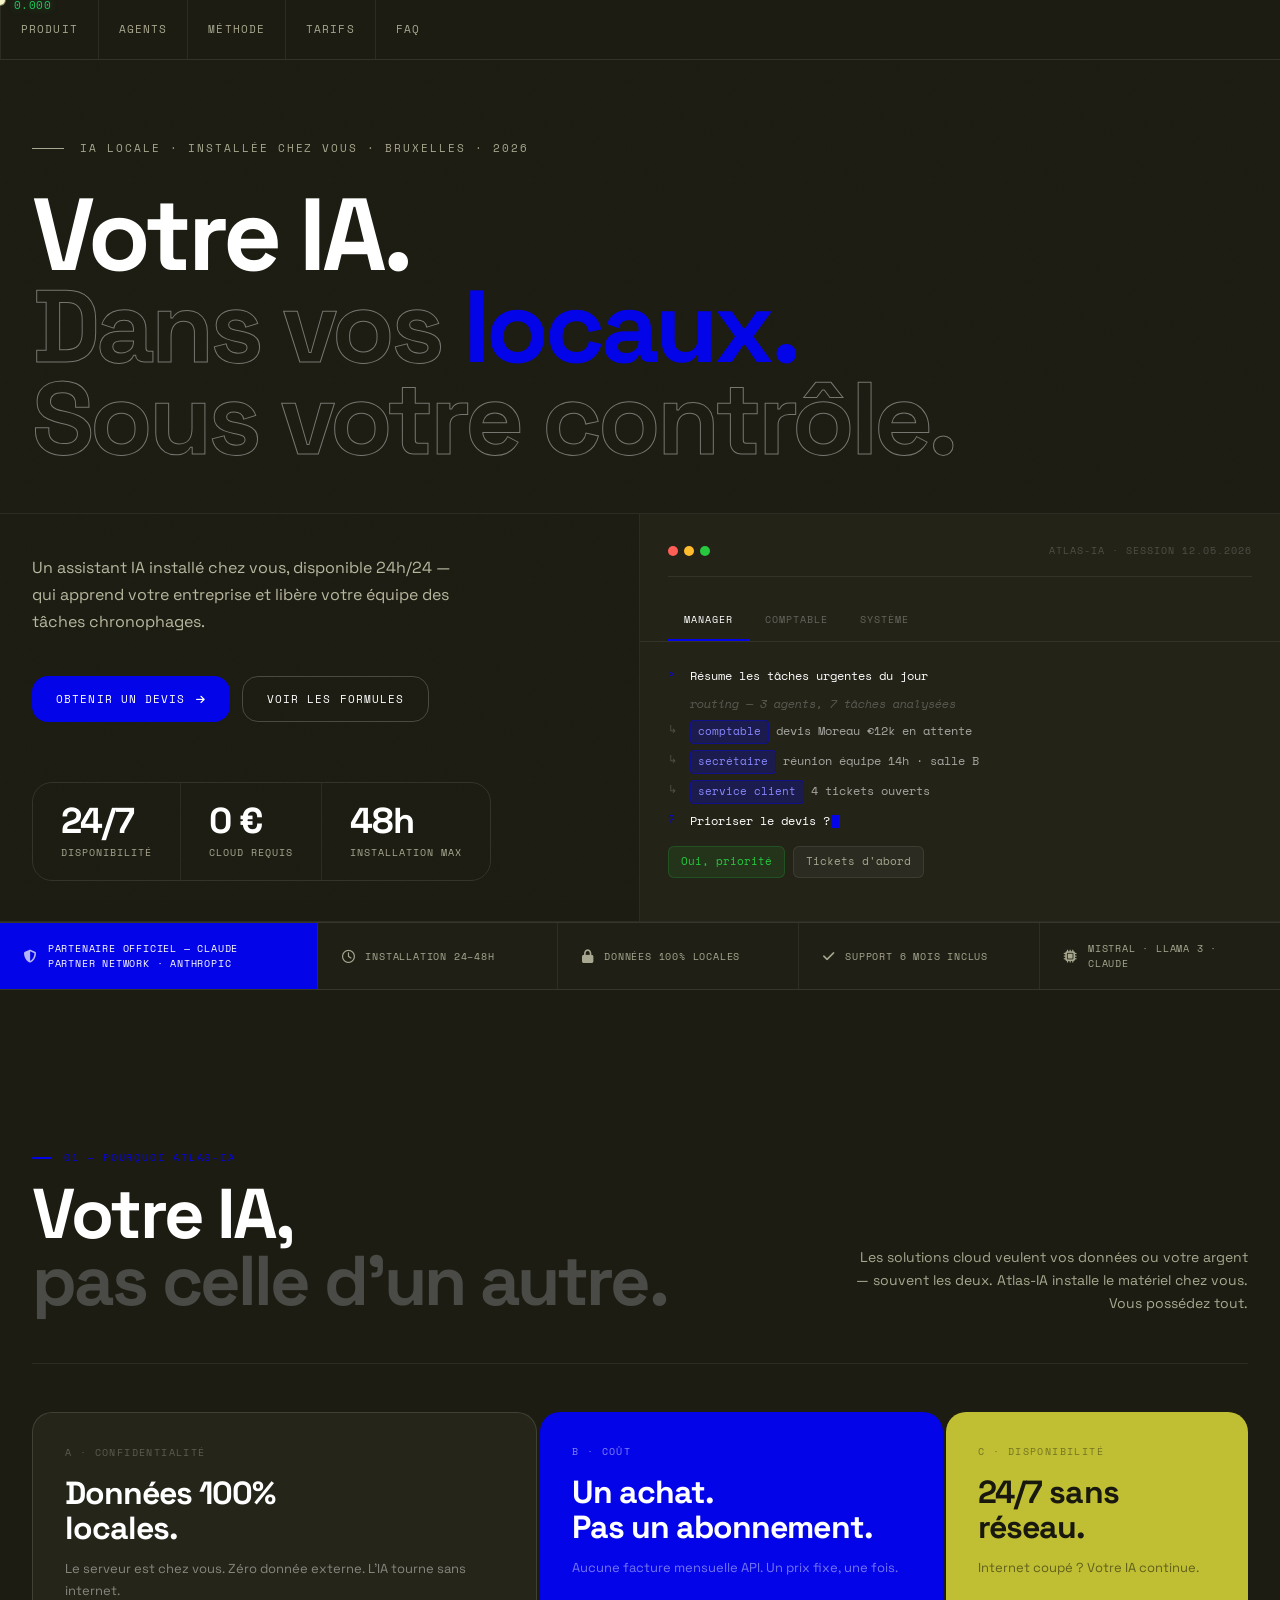
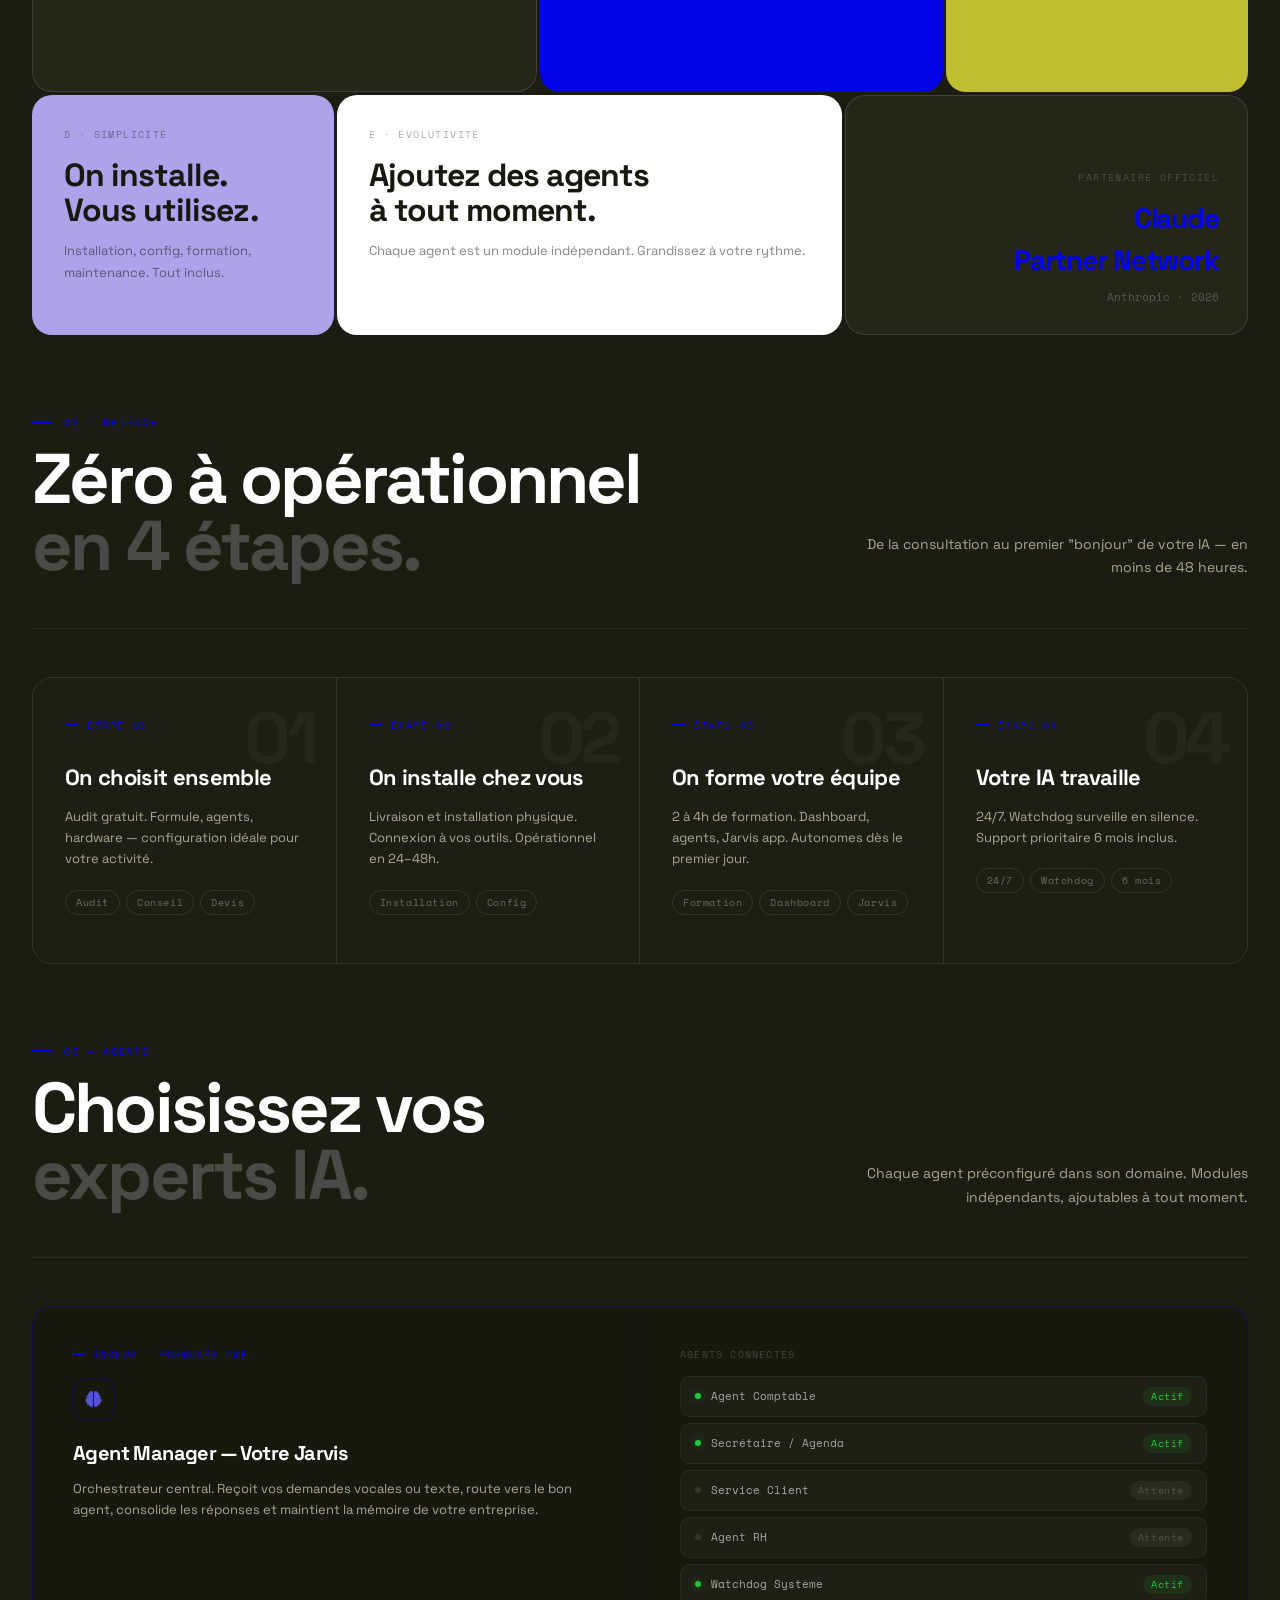
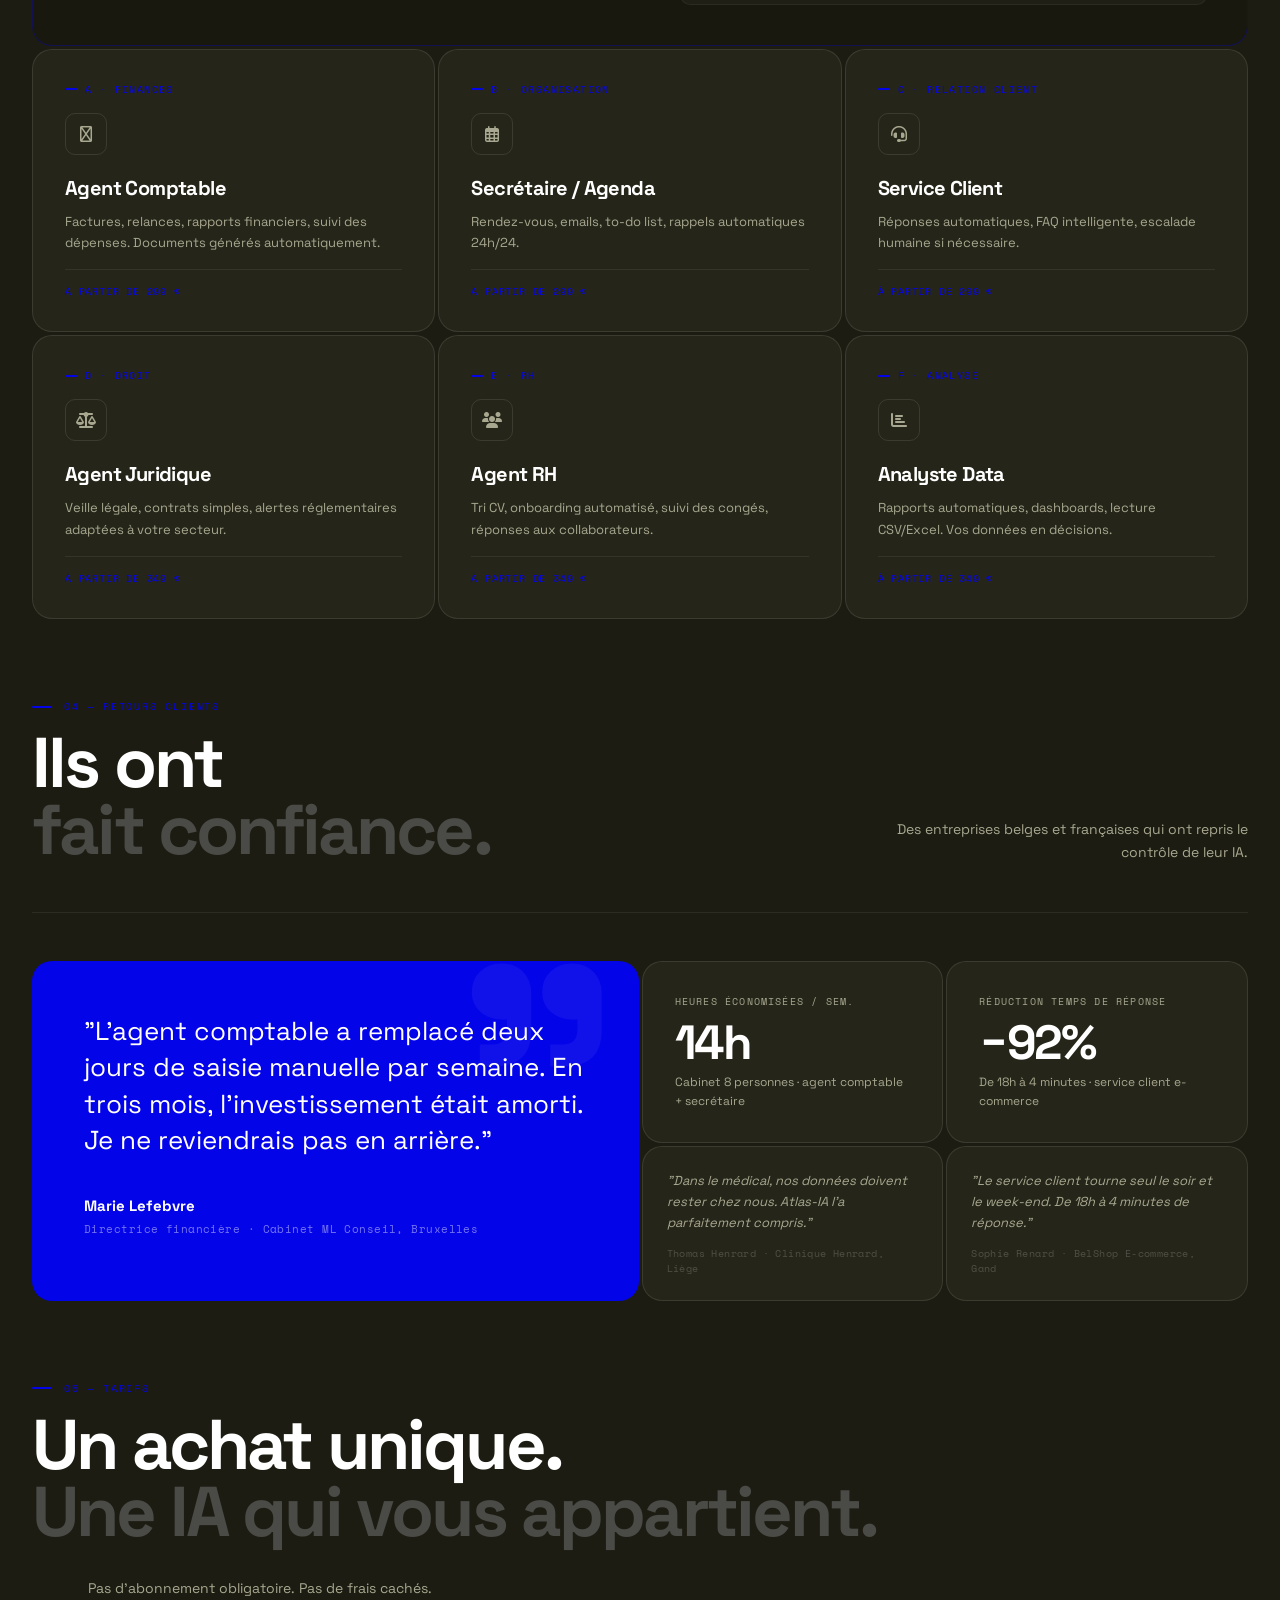
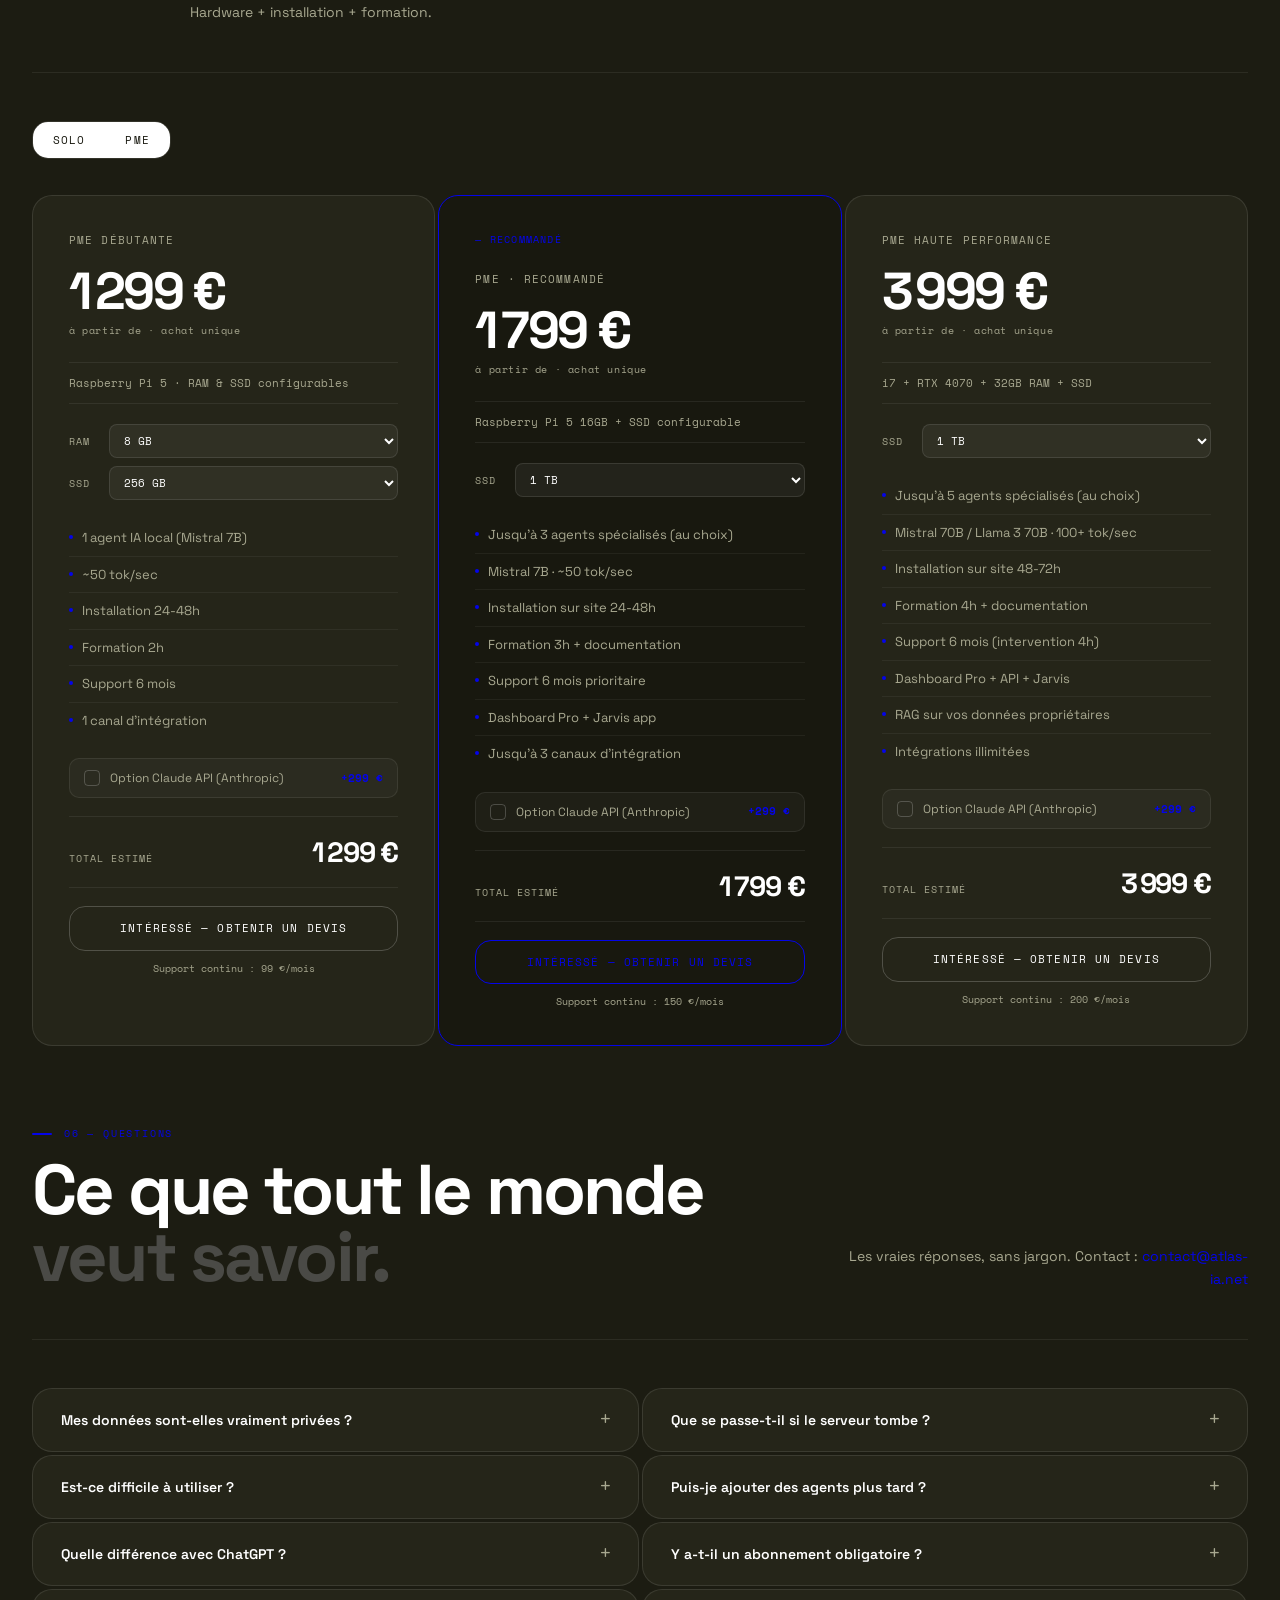
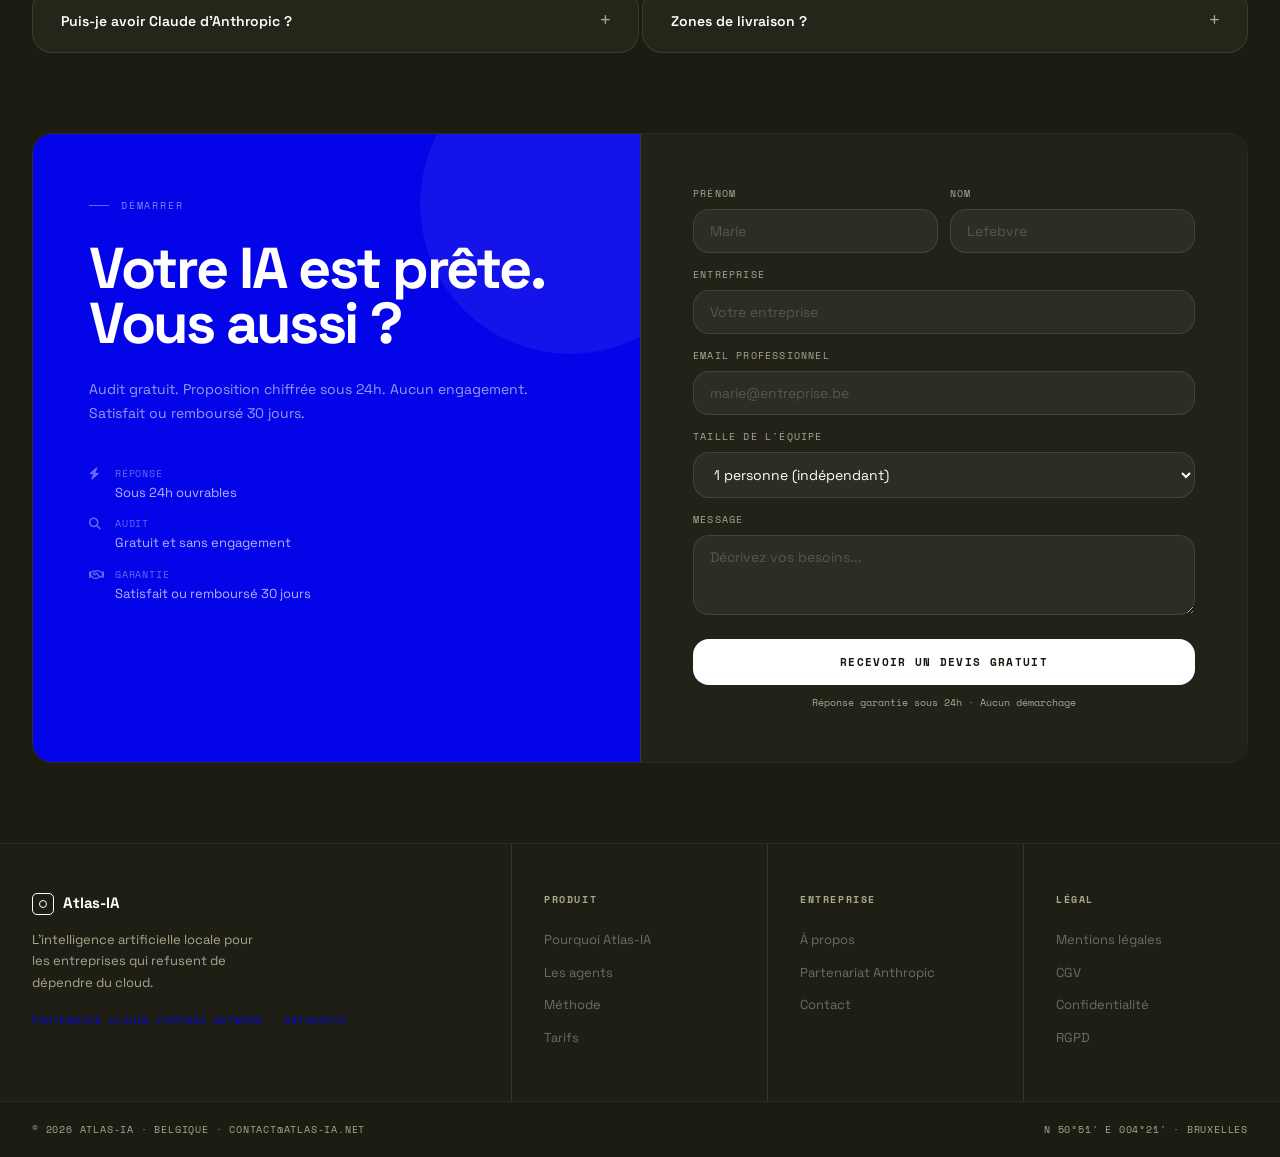
<file: V5/index.html>
<!doctype html>
<html lang="fr">
<head>
<meta charset="utf-8"/>
<meta name="viewport" content="width=device-width, initial-scale=1"/>
<title>5. Atlas-IA - Bento</title>
<link rel="preconnect" href="https://fonts.googleapis.com"/>
<link rel="preconnect" href="https://fonts.gstatic.com" crossorigin/>
<link href="https://fonts.googleapis.com/css2?family=Space+Grotesk:wght@300;400;500;600;700&family=Space+Mono:ital,wght@0,400;0,700;1,400&display=swap" rel="stylesheet"/>
<link rel="stylesheet" href="https://cdnjs.cloudflare.com/ajax/libs/font-awesome/6.5.1/css/all.min.css"/>
<link rel="stylesheet" href="./style.css">
</head>
<body>

<!-- CURSEUR PERSONNALISÉ -->
<div id="cursor">
  <div id="cursor-dot"></div>
  <div id="cursor-coord">0.000</div>
</div>

<!-- NAV -->
<nav>
  <div class="nav-inner">
    <a href="#" class="nav-logo">
      <span class="nav-logo-mark"></span>
      Atlas-IA
    </a>
    <nav class="nav-links">
      <a href="#product">Produit</a>
      <a href="#agents">Agents</a>
      <a href="#workflow">Méthode</a>
      <a href="#pricing">Tarifs</a>
      <a href="#faq">FAQ</a>
    </nav>
    <div class="nav-cta">
      <a href="#contact" class="btn-nav outline">Devis gratuit</a>
      <a href="#pricing" class="btn-nav solid">Formules <i class="fa-solid fa-arrow-right" style="font-size:9px"></i></a>
    </div>
  </div>
</nav>

<!-- HERO -->
<section id="hero">
  <div class="hero-top">
    <div class="hero-eyebrow">IA locale · installée chez vous · Bruxelles · 2026</div>
    <h1 class="hero-h1">
      Votre IA.<br/>
      <span class="outline">Dans vos</span> <span class="blue">locaux.</span><br/>
      <span class="outline">Sous votre contrôle.</span>
    </h1>
  </div>
  <div class="hero-bottom">
    <div class="hero-left">
      <p class="hero-sub">Un assistant IA installé chez vous, disponible 24h/24 — qui apprend votre entreprise et libère votre équipe des tâches chronophages.</p>
      <div class="hero-actions">
        <a href="#contact" class="btn-blue">Obtenir un devis <i class="fa-solid fa-arrow-right" style="font-size:10px"></i></a>
        <a href="#pricing" class="btn-white">Voir les formules</a>
      </div>
      <div class="hero-stats">
        <div class="hstat"><div class="hstat-val">24/7</div><div class="hstat-lbl">Disponibilité</div></div>
        <div class="hstat"><div class="hstat-val">0 €</div><div class="hstat-lbl">Cloud requis</div></div>
        <div class="hstat"><div class="hstat-val">48h</div><div class="hstat-lbl">Installation max</div></div>
      </div>
    </div>
    <div class="hero-right reveal">
      <div class="console">
        <div class="console-header">
          <div class="c-dots"><div class="c-dot"></div><div class="c-dot"></div><div class="c-dot"></div></div>
          <div class="c-label">Atlas-IA · session 12.05.2026</div>
        </div>
        <div class="c-tabs">
          <div class="c-tab on" onclick="sCP(0,this)">Manager</div>
          <div class="c-tab" onclick="sCP(1,this)">Comptable</div>
          <div class="c-tab" onclick="sCP(2,this)">Système</div>
        </div>
        <div class="cpanel on" id="cp0">
          <div class="cl"><span class="cl-pr">&gt;</span><span class="cl-user">Résume les tâches urgentes du jour</span></div>
          <div class="cl"><span class="cl-pr"></span><span class="cl-think">routing — 3 agents, 7 tâches analysées</span></div>
          <div class="cl"><span class="cl-pr" style="color:rgba(255,255,255,.2)">↳</span><span class="cl-agent"><span class="cl-tool">comptable</span> devis Moreau €12k en attente</span></div>
          <div class="cl"><span class="cl-pr" style="color:rgba(255,255,255,.2)">↳</span><span class="cl-agent"><span class="cl-tool">secrétaire</span> réunion équipe 14h · salle B</span></div>
          <div class="cl"><span class="cl-pr" style="color:rgba(255,255,255,.2)">↳</span><span class="cl-agent"><span class="cl-tool">service client</span> 4 tickets ouverts</span></div>
          <div class="cl"><span class="cl-pr" style="color:var(--blue)">?</span><span class="cl-user">Prioriser le devis ?<span class="cl-cursor"></span></span></div>
          <div style="display:flex;gap:8px;margin-top:12px;flex-wrap:wrap">
            <span style="font-family:var(--mono);font-size:11px;padding:5px 12px;border-radius:6px;background:rgba(39,201,63,.1);color:#27c93f;border:1px solid rgba(39,201,63,.2)">Oui, priorité</span>
            <span style="font-family:var(--mono);font-size:11px;padding:5px 12px;border-radius:6px;background:rgba(255,255,255,.04);color:var(--gray);border:1px solid rgba(255,255,255,.08)">Tickets d'abord</span>
          </div>
        </div>
        <div class="cpanel" id="cp1">
          <div class="mrow"><span class="mk">Factures ce mois</span><span class="mv">47 générées</span></div>
          <div class="mrow"><span class="mk">Relances auto</span><span class="mv">3 envoyées</span></div>
          <div class="mrow"><span class="mk">Rapport financier</span><span class="mv">Prêt — Mai 2026</span></div>
          <div class="mrow"><span class="mk">Prochain paiement</span><span class="mv">15/05 · 8 400 €</span></div>
          <div class="mrow"><span class="mk">Anomalies</span><span class="mv ok">Aucune</span></div>
        </div>
        <div class="cpanel" id="cp2">
          <div class="mrow"><span class="mk">Uptime (30j)</span><span class="mv">99,8 %</span></div>
          <div class="mrow"><span class="mk">Requêtes traitées</span><span class="mv">12 847</span></div>
          <div class="mrow"><span class="mk">Temps de réponse</span><span class="mv">1,2 s moy.</span></div>
          <div class="mrow"><span class="mk">Stockage</span><span class="mv">238 GB / 1 TB</span></div>
          <div class="mrow"><span class="mk">Watchdog</span><span class="mv ok">Actif — 0 incidents</span></div>
        </div>
      </div>
    </div>
  </div>
</section>

<!-- TRUST -->
<section id="trust">
  <div class="trust-inner">
    <div class="ti badge"><i class="fa-solid fa-shield-halved"></i>Partenaire officiel — Claude Partner Network · Anthropic</div>
    <div class="ti"><i class="fa-regular fa-clock"></i>Installation 24–48h</div>
    <div class="ti"><i class="fa-solid fa-lock"></i>Données 100% locales</div>
    <div class="ti"><i class="fa-solid fa-check"></i>Support 6 mois inclus</div>
    <div class="ti"><i class="fa-solid fa-microchip"></i>Mistral · Llama 3 · Claude</div>
  </div>
</section>

<!-- CAPABILITIES — BENTO -->
<section id="product" style="padding:80px 0 0">
<div class="wrap">
  <div class="sh reveal">
    <div class="sh-left">
      <div class="eyebrow">01 — Pourquoi Atlas-IA</div>
      <div class="sh-h2">Votre IA,<br/><span class="dim">pas celle d'un autre.</span></div>
    </div>
    <div class="sh-right">Les solutions cloud veulent vos données ou votre argent — souvent les deux. Atlas-IA installe le matériel chez vous. Vous possédez tout.</div>
  </div>
  <div class="bento reveal" style="transition-delay:.1s">
    <!-- Row 1 -->
    <div class="bc bc-black c5" style="min-height:280px">
      <div class="bc-content">
        <div class="bc-n">A · Confidentialité</div>
        <div class="bc-title">Données 100%<br/>locales.</div>
        <p class="bc-body">Le serveur est chez vous. Zéro donnée externe. L'IA tourne sans internet.</p>
      </div>
    </div>
    <div class="bc bc-blue c4" style="min-height:280px">
      <div class="bc-content">
        <div class="bc-n">B · Coût</div>
        <div class="bc-title">Un achat.<br/>Pas un abonnement.</div>
        <p class="bc-body">Aucune facture mensuelle API. Un prix fixe, une fois.</p>
      </div>
    </div>
    <div class="bc bc-lime c3" style="min-height:280px">
      <div class="bc-content">
        <div class="bc-n" style="color:rgba(0,0,0,.4)">C · Disponibilité</div>
        <div class="bc-title" style="color:var(--black)">24/7 sans réseau.</div>
        <p class="bc-body" style="color:rgba(0,0,0,.5)">Internet coupé ? Votre IA continue.</p>
      </div>
    </div>
    <!-- Row 2 -->
    <div class="bc bc-purple c3" style="min-height:240px">
      <div class="bc-content">
        <div class="bc-n" style="color:rgba(11,11,10,.4)">D · Simplicité</div>
        <div class="bc-title" style="color:var(--black)">On installe.<br/>Vous utilisez.</div>
        <p class="bc-body" style="color:rgba(11,11,10,.5)">Installation, config, formation, maintenance. Tout inclus.</p>
      </div>
    </div>
    <div class="bc bc-white c5" style="min-height:240px">
      <div class="bc-content">
        <div class="bc-n" style="color:rgba(11,11,10,.35)">E · Évolutivité</div>
        <div class="bc-title" style="color:var(--black)">Ajoutez des agents<br/>à tout moment.</div>
        <p class="bc-body" style="color:rgba(11,11,10,.5)">Chaque agent est un module indépendant. Grandissez à votre rythme.</p>
      </div>
    </div>
    <div class="bc bc-black c4" style="min-height:240px;display:flex;align-items:flex-end;justify-content:flex-end;padding:28px">
      <div style="text-align:right">
        <div style="font-family:var(--mono);font-size:10px;letter-spacing:.14em;text-transform:uppercase;color:rgba(255,255,255,.2);margin-bottom:12px">Partenaire officiel</div>
        <div style="font-family:var(--sans);font-size:28px;font-weight:700;letter-spacing:-.04em;color:var(--blue)">Claude<br/>Partner Network</div>
        <div style="font-family:var(--mono);font-size:11px;color:rgba(255,255,255,.25);margin-top:8px">Anthropic · 2026</div>
      </div>
    </div>
  </div>
</div>
</section>

<!-- WORKFLOW -->
<section id="workflow" style="padding-bottom:0">
<div class="wrap">
  <div class="sh reveal">
    <div class="sh-left">
      <div class="eyebrow">02 — Méthode</div>
      <div class="sh-h2">Zéro à opérationnel<br/><span class="dim">en 4 étapes.</span></div>
    </div>
    <div class="sh-right">De la consultation au premier "bonjour" de votre IA — en moins de 48 heures.</div>
  </div>
  <div class="wf-table reveal" style="transition-delay:.1s">
    <div class="wf-col">
      <div class="wf-big">01</div>
      <div class="wf-n">Étape 01</div>
      <div class="wf-title">On choisit ensemble</div>
      <p class="wf-body">Audit gratuit. Formule, agents, hardware — configuration idéale pour votre activité.</p>
      <div class="wf-chips"><span class="wchip">Audit</span><span class="wchip">Conseil</span><span class="wchip">Devis</span></div>
    </div>
    <div class="wf-col">
      <div class="wf-big">02</div>
      <div class="wf-n">Étape 02</div>
      <div class="wf-title">On installe chez vous</div>
      <p class="wf-body">Livraison et installation physique. Connexion à vos outils. Opérationnel en 24–48h.</p>
      <div class="wf-chips"><span class="wchip">Installation</span><span class="wchip">Config</span></div>
    </div>
    <div class="wf-col">
      <div class="wf-big">03</div>
      <div class="wf-n">Étape 03</div>
      <div class="wf-title">On forme votre équipe</div>
      <p class="wf-body">2 à 4h de formation. Dashboard, agents, Jarvis app. Autonomes dès le premier jour.</p>
      <div class="wf-chips"><span class="wchip">Formation</span><span class="wchip">Dashboard</span><span class="wchip">Jarvis</span></div>
    </div>
    <div class="wf-col">
      <div class="wf-big">04</div>
      <div class="wf-n">Étape 04</div>
      <div class="wf-title">Votre IA travaille</div>
      <p class="wf-body">24/7. Watchdog surveille en silence. Support prioritaire 6 mois inclus.</p>
      <div class="wf-chips"><span class="wchip">24/7</span><span class="wchip">Watchdog</span><span class="wchip">6 mois</span></div>
    </div>
  </div>
</div>
</section>

<!-- AGENTS -->
<section id="agents" style="padding-bottom:0">
<div class="wrap">
  <div class="sh reveal">
    <div class="sh-left">
      <div class="eyebrow">03 — Agents</div>
      <div class="sh-h2">Choisissez vos<br/><span class="dim">experts IA.</span></div>
    </div>
    <div class="sh-right">Chaque agent préconfiguré dans son domaine. Modules indépendants, ajoutables à tout moment.</div>
  </div>
  <div class="agents-grid reveal" style="transition-delay:.1s">
    <!-- Manager -->
    <div class="agent-card mgr">
      <div class="mgr-l">
        <div class="ac-n">Inclus — formules PME</div>
        <div class="ac-icon"><i class="fa-solid fa-brain"></i></div>
        <div class="ac-title">Agent Manager — Votre Jarvis</div>
        <p class="ac-body" style="margin-top:10px">Orchestrateur central. Reçoit vos demandes vocales ou texte, route vers le bon agent, consolide les réponses et maintient la mémoire de votre entreprise.</p>
      </div>
      <div class="mgr-r">
        <div class="nodes-label">Agents connectés</div>
        <div class="node"><div class="nd on"></div><span class="nname">Agent Comptable</span><span class="nst on">Actif</span></div>
        <div class="node"><div class="nd on"></div><span class="nname">Secrétaire / Agenda</span><span class="nst on">Actif</span></div>
        <div class="node"><div class="nd"></div><span class="nname">Service Client</span><span class="nst idle">Attente</span></div>
        <div class="node"><div class="nd"></div><span class="nname">Agent RH</span><span class="nst idle">Attente</span></div>
        <div class="node"><div class="nd on"></div><span class="nname">Watchdog Système</span><span class="nst on">Actif</span></div>
      </div>
    </div>
    <!-- Cards -->
    <div class="agent-card">
      <div class="ac-n">A · Finances</div>
      <div class="ac-icon"><i class="fa-regular fa-file-invoice-dollar"></i></div>
      <div class="ac-title">Agent Comptable</div>
      <p class="ac-body">Factures, relances, rapports financiers, suivi des dépenses. Documents générés automatiquement.</p>
      <div class="ac-price">À partir de 299 €</div>
    </div>
    <div class="agent-card">
      <div class="ac-n">B · Organisation</div>
      <div class="ac-icon"><i class="fa-regular fa-calendar-days"></i></div>
      <div class="ac-title">Secrétaire / Agenda</div>
      <p class="ac-body">Rendez-vous, emails, to-do list, rappels automatiques 24h/24.</p>
      <div class="ac-price">À partir de 299 €</div>
    </div>
    <div class="agent-card">
      <div class="ac-n">C · Relation client</div>
      <div class="ac-icon"><i class="fa-solid fa-headset"></i></div>
      <div class="ac-title">Service Client</div>
      <p class="ac-body">Réponses automatiques, FAQ intelligente, escalade humaine si nécessaire.</p>
      <div class="ac-price">À partir de 299 €</div>
    </div>
    <div class="agent-card">
      <div class="ac-n">D · Droit</div>
      <div class="ac-icon"><i class="fa-solid fa-scale-balanced"></i></div>
      <div class="ac-title">Agent Juridique</div>
      <p class="ac-body">Veille légale, contrats simples, alertes réglementaires adaptées à votre secteur.</p>
      <div class="ac-price">À partir de 349 €</div>
    </div>
    <div class="agent-card">
      <div class="ac-n">E · RH</div>
      <div class="ac-icon"><i class="fa-solid fa-users"></i></div>
      <div class="ac-title">Agent RH</div>
      <p class="ac-body">Tri CV, onboarding automatisé, suivi des congés, réponses aux collaborateurs.</p>
      <div class="ac-price">À partir de 349 €</div>
    </div>
    <div class="agent-card">
      <div class="ac-n">F · Analyse</div>
      <div class="ac-icon"><i class="fa-solid fa-chart-bar"></i></div>
      <div class="ac-title">Analyste Data</div>
      <p class="ac-body">Rapports automatiques, dashboards, lecture CSV/Excel. Vos données en décisions.</p>
      <div class="ac-price">À partir de 349 €</div>
    </div>
  </div>
</div>
</section>

<!-- TESTIMONIALS -->
<section id="testimonials" style="padding-bottom:0">
<div class="wrap">
  <div class="sh reveal">
    <div class="sh-left">
      <div class="eyebrow">04 — Retours clients</div>
      <div class="sh-h2">Ils ont<br/><span class="dim">fait confiance.</span></div>
    </div>
    <div class="sh-right">Des entreprises belges et françaises qui ont repris le contrôle de leur IA.</div>
  </div>
  <div class="testi-bento reveal" style="transition-delay:.1s">
    <div class="testi-main">
      <div class="tq">"L'agent comptable a remplacé deux jours de saisie manuelle par semaine. En trois mois, l'investissement était amorti. Je ne reviendrais pas en arrière."</div>
      <div class="ta-name">Marie Lefebvre</div>
      <div class="ta-role">Directrice financière · Cabinet ML Conseil, Bruxelles</div>
    </div>
    <div class="testi-right">
      <div style="display:grid;grid-template-columns:1fr 1fr;gap:3px;flex:1">
        <div class="tstat">
          <div class="ts-n">Heures économisées / sem.</div>
          <div class="ts-val">14h</div>
          <div class="ts-desc">Cabinet 8 personnes · agent comptable + secrétaire</div>
        </div>
        <div class="tstat">
          <div class="ts-n">Réduction temps de réponse</div>
          <div class="ts-val">−92%</div>
          <div class="ts-desc">De 18h à 4 minutes · service client e-commerce</div>
        </div>
      </div>
      <div class="testi-smalls">
        <div class="tsmall">
          <div class="tsm-q">"Dans le médical, nos données doivent rester chez nous. Atlas-IA l'a parfaitement compris."</div>
          <div class="tsm-a">Thomas Henrard · Clinique Henrard, Liège</div>
        </div>
        <div class="tsmall">
          <div class="tsm-q">"Le service client tourne seul le soir et le week-end. De 18h à 4 minutes de réponse."</div>
          <div class="tsm-a">Sophie Renard · BelShop E-commerce, Gand</div>
        </div>
      </div>
    </div>
  </div>
</div>
</section>

<!-- PRICING -->
<section id="pricing" style="padding-bottom:0">
<div class="wrap">
  <div class="sh reveal">
    <div class="sh-left">
      <div class="eyebrow">05 — Tarifs</div>
      <div class="sh-h2">Un achat unique.<br/><span class="dim">Une IA qui vous appartient.</span></div>
    </div>
    <div class="sh-right">Pas d'abonnement obligatoire. Pas de frais cachés. Hardware + installation + formation.</div>
  </div>
  <div class="pricing-toggle">
    <span class="pt-opt on" id="pt-solo" onclick="setG('solo')">Solo</span>
    <span class="pt-opt on" id="pt-pme" onclick="setG('pme')">PME</span>
  </div>
  <div class="pricing-grid reveal" id="pgrid" style="transition-delay:.1s"></div>
</div>
</section>

<!-- FAQ -->
<section id="faq">
<div class="wrap">
  <div class="sh reveal">
    <div class="sh-left">
      <div class="eyebrow">06 — Questions</div>
      <div class="sh-h2">Ce que tout le monde<br/><span class="dim">veut savoir.</span></div>
    </div>
    <div class="sh-right">Les vraies réponses, sans jargon. Contact : <a href="mailto:contact@atlas-ia.net" style="color:var(--blue)">contact@atlas-ia.net</a></div>
  </div>
  <div class="faq-grid reveal" id="faq-grid" style="transition-delay:.1s"></div>
</div>
</section>

<!-- CONTACT -->
<section id="contact" style="padding:80px 0">
<div class="wrap">
  <div class="cta-block reveal">
    <div class="cta-left">
      <div class="cta-eyebrow">Démarrer</div>
      <div class="cta-title">Votre IA est prête.<br/>Vous aussi ?</div>
      <p class="cta-sub">Audit gratuit. Proposition chiffrée sous 24h. Aucun engagement. Satisfait ou remboursé 30 jours.</p>
      <div class="cta-points">
        <div class="ctp"><i class="fa-solid fa-bolt"></i><div><span class="ctp-l">Réponse</span>Sous 24h ouvrables</div></div>
        <div class="ctp"><i class="fa-solid fa-magnifying-glass"></i><div><span class="ctp-l">Audit</span>Gratuit et sans engagement</div></div>
        <div class="ctp"><i class="fa-regular fa-handshake"></i><div><span class="ctp-l">Garantie</span>Satisfait ou remboursé 30 jours</div></div>
      </div>
    </div>
    <div class="cta-right">
      <div class="form-row">
        <div><label class="form-label">Prénom</label><input class="form-input" type="text" placeholder="Marie"/></div>
        <div><label class="form-label">Nom</label><input class="form-input" type="text" placeholder="Lefebvre"/></div>
      </div>
      <div><label class="form-label">Entreprise</label><input class="form-input" type="text" placeholder="Votre entreprise"/></div>
      <div><label class="form-label">Email professionnel</label><input class="form-input" type="email" placeholder="marie@entreprise.be"/></div>
      <div>
        <label class="form-label">Taille de l'équipe</label>
        <select class="form-input" style="background:rgba(255,255,255,.05);color:var(--white)">
          <option>1 personne (indépendant)</option>
          <option>2–10 personnes</option>
          <option>11–50 personnes</option>
          <option>51–200 personnes</option>
          <option>200+ personnes</option>
        </select>
      </div>
      <div><label class="form-label">Message</label><textarea class="form-input" rows="3" placeholder="Décrivez vos besoins..."></textarea></div>
      <button class="form-submit" onclick="this.textContent='Message envoyé —';this.style.background='#27c93f';this.style.color='#000'">Recevoir un devis gratuit</button>
      <div class="form-note">Réponse garantie sous 24h · Aucun démarchage</div>
    </div>
  </div>
</div>
</section>

<!-- FOOTER -->
<footer>
  <div class="footer-grid">
    <div class="fc">
      <div class="fc-logo">
        <span style="width:22px;height:22px;border:1.5px solid var(--white);border-radius:5px;display:grid;place-items:center"><span style="width:8px;height:8px;border-radius:50%;border:1.5px solid var(--white)"></span></span>
        Atlas-IA
      </div>
      <p class="fc-tagline">L'intelligence artificielle locale pour les entreprises qui refusent de dépendre du cloud.</p>
      <div class="fc-partner">Partenaire Claude Partner Network · Anthropic</div>
    </div>
    <div class="fc">
      <h5>Produit</h5>
      <ul>
        <li><a href="#product">Pourquoi Atlas-IA</a></li>
        <li><a href="#agents">Les agents</a></li>
        <li><a href="#workflow">Méthode</a></li>
        <li><a href="#pricing">Tarifs</a></li>
      </ul>
    </div>
    <div class="fc">
      <h5>Entreprise</h5>
      <ul>
        <li><a href="#">À propos</a></li>
        <li><a href="#">Partenariat Anthropic</a></li>
        <li><a href="#">Contact</a></li>
      </ul>
    </div>
    <div class="fc">
      <h5>Légal</h5>
      <ul>
        <li><a href="#">Mentions légales</a></li>
        <li><a href="#">CGV</a></li>
        <li><a href="#">Confidentialité</a></li>
        <li><a href="#">RGPD</a></li>
      </ul>
    </div>
  </div>
  <div class="footer-bot">
    <span>© 2026 Atlas-IA · Belgique · contact@atlas-ia.net</span>
    <span>N 50°51′ E 004°21′ · Bruxelles</span>
  </div>
</footer>

<script src="./scripts.js"></script>
</body>
</html>
</file>
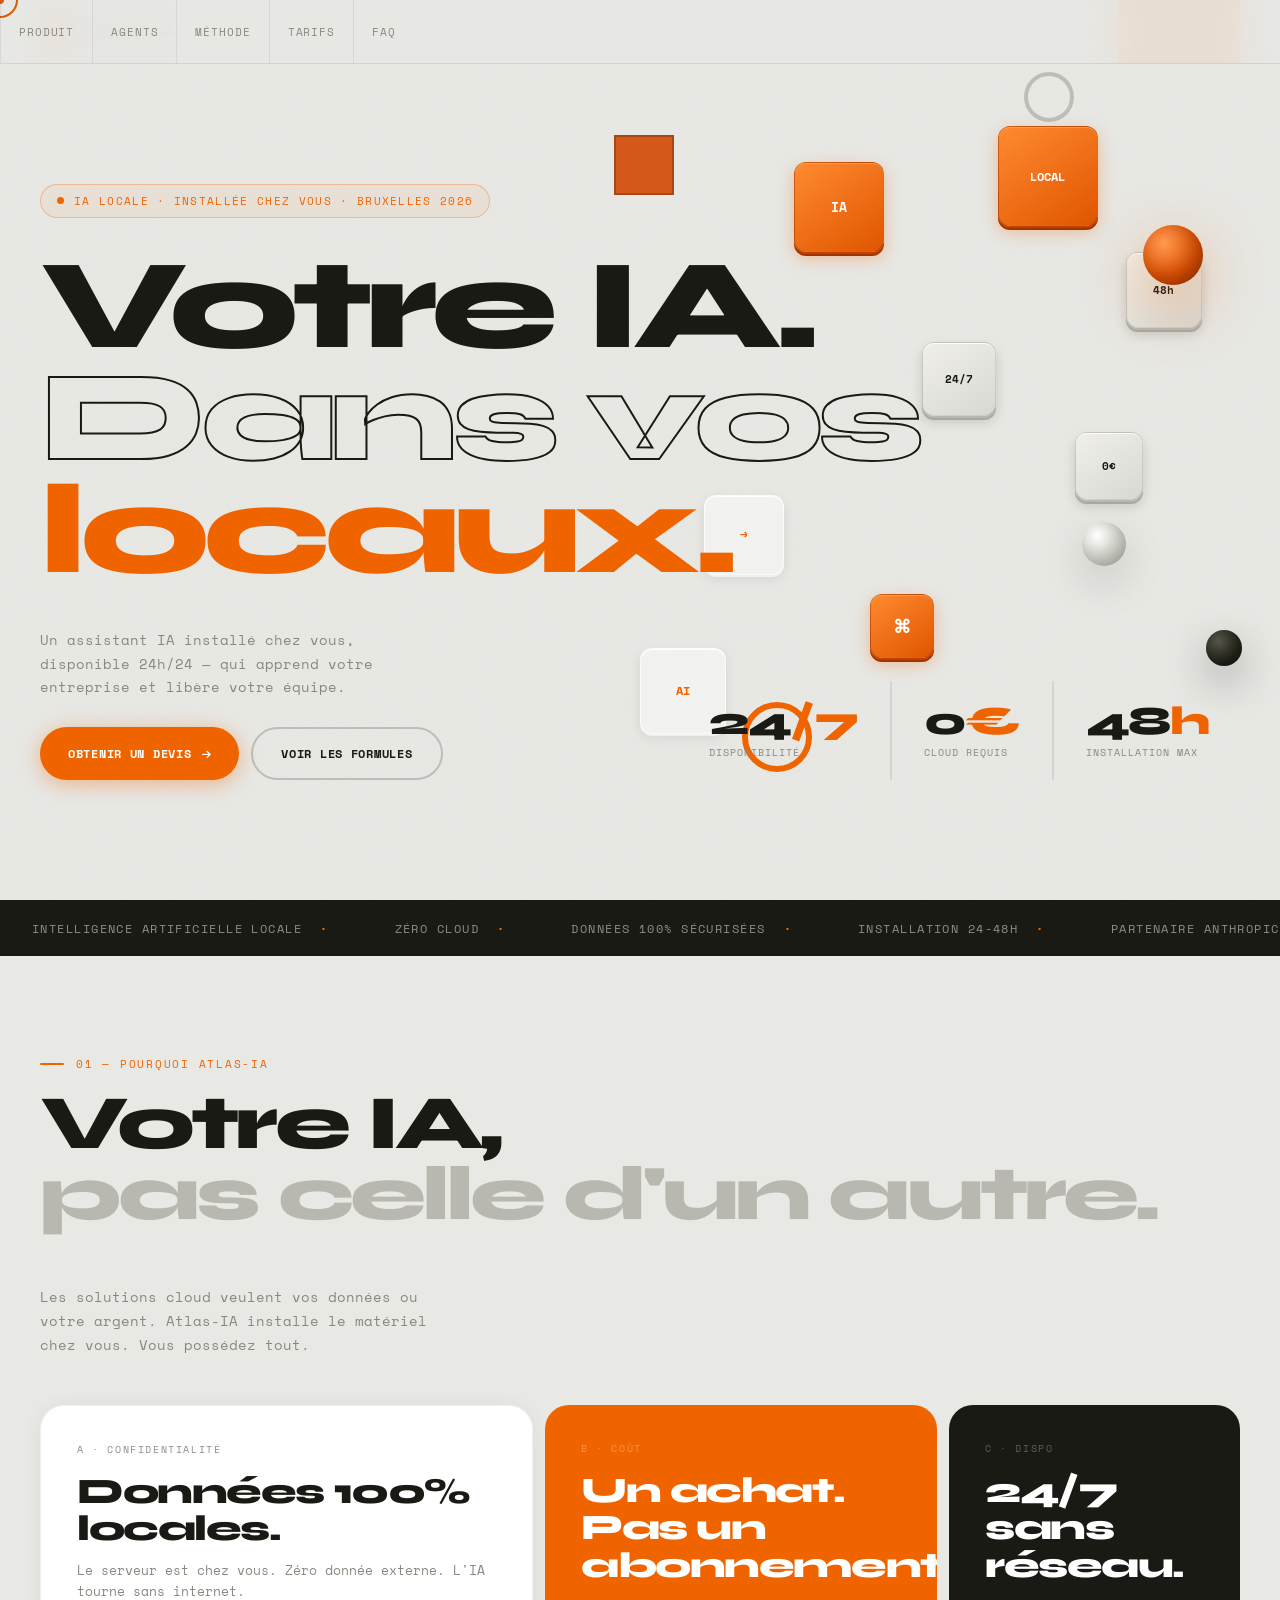
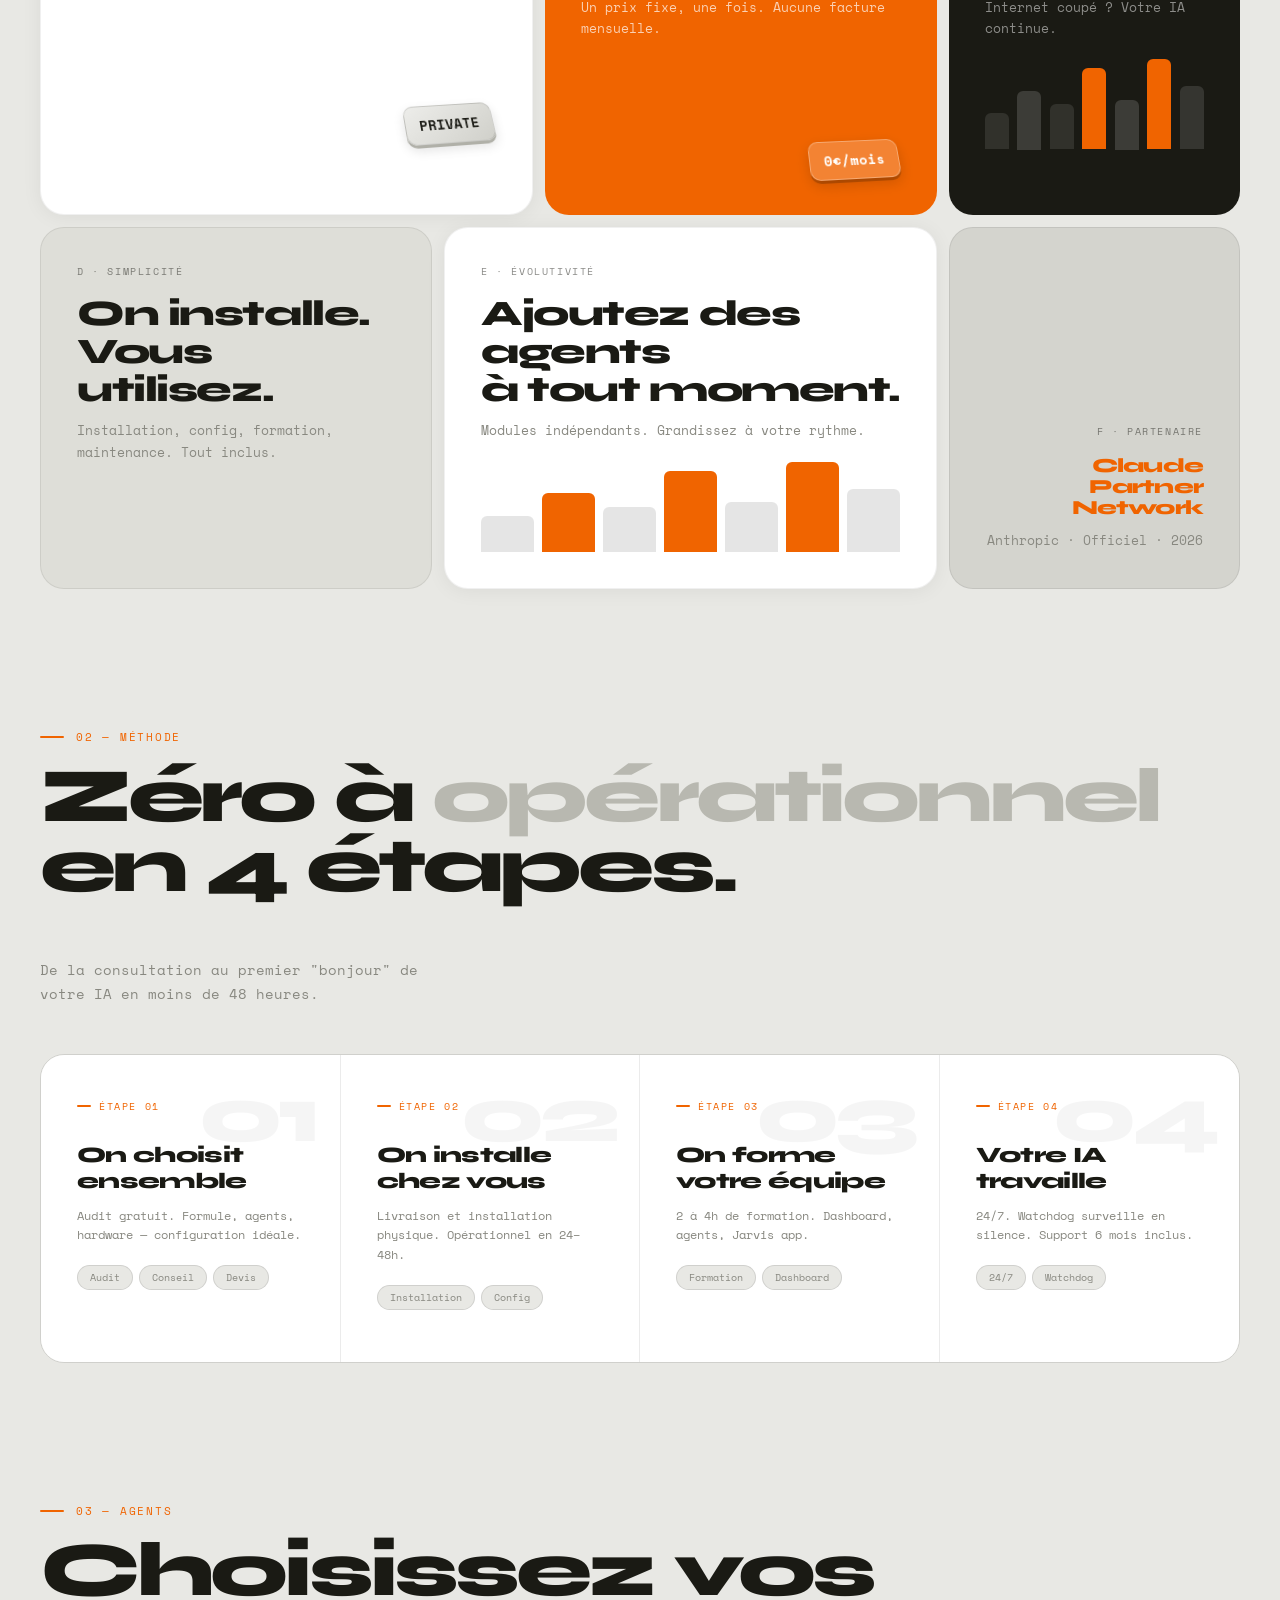
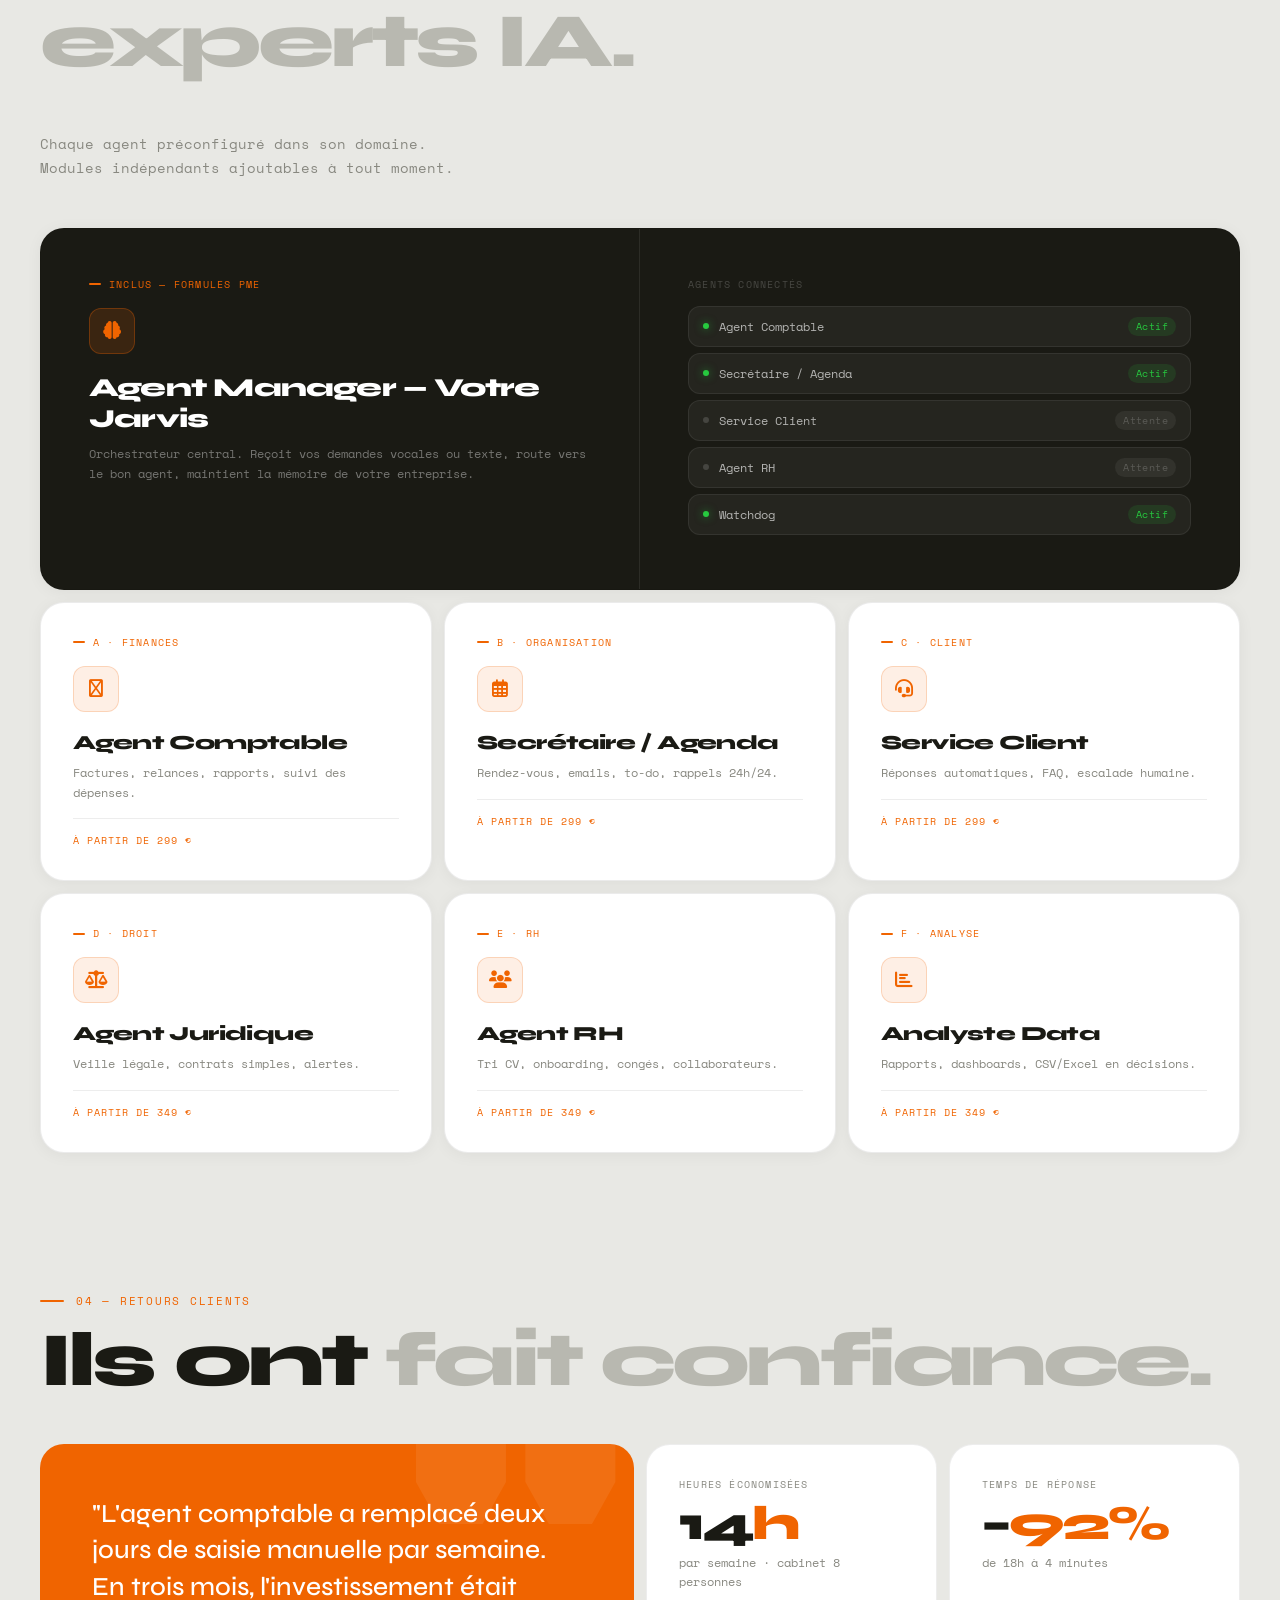
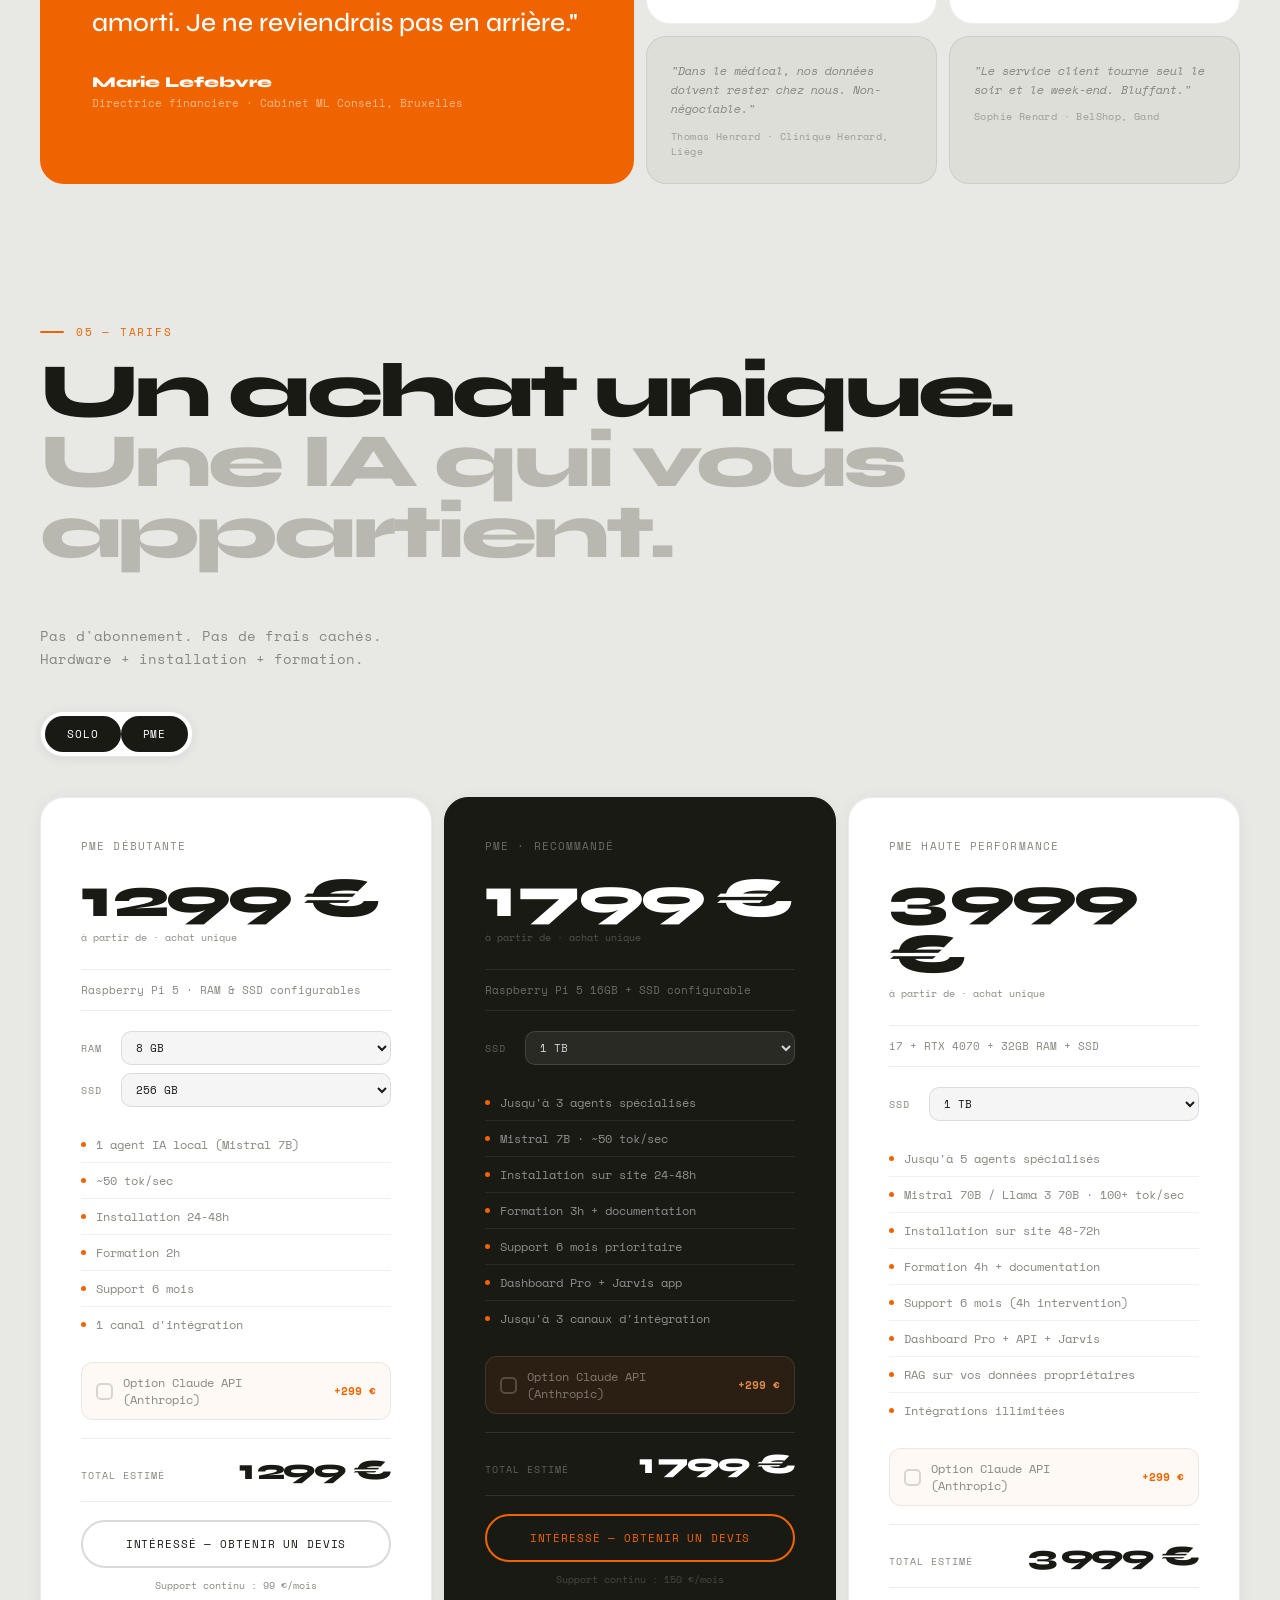
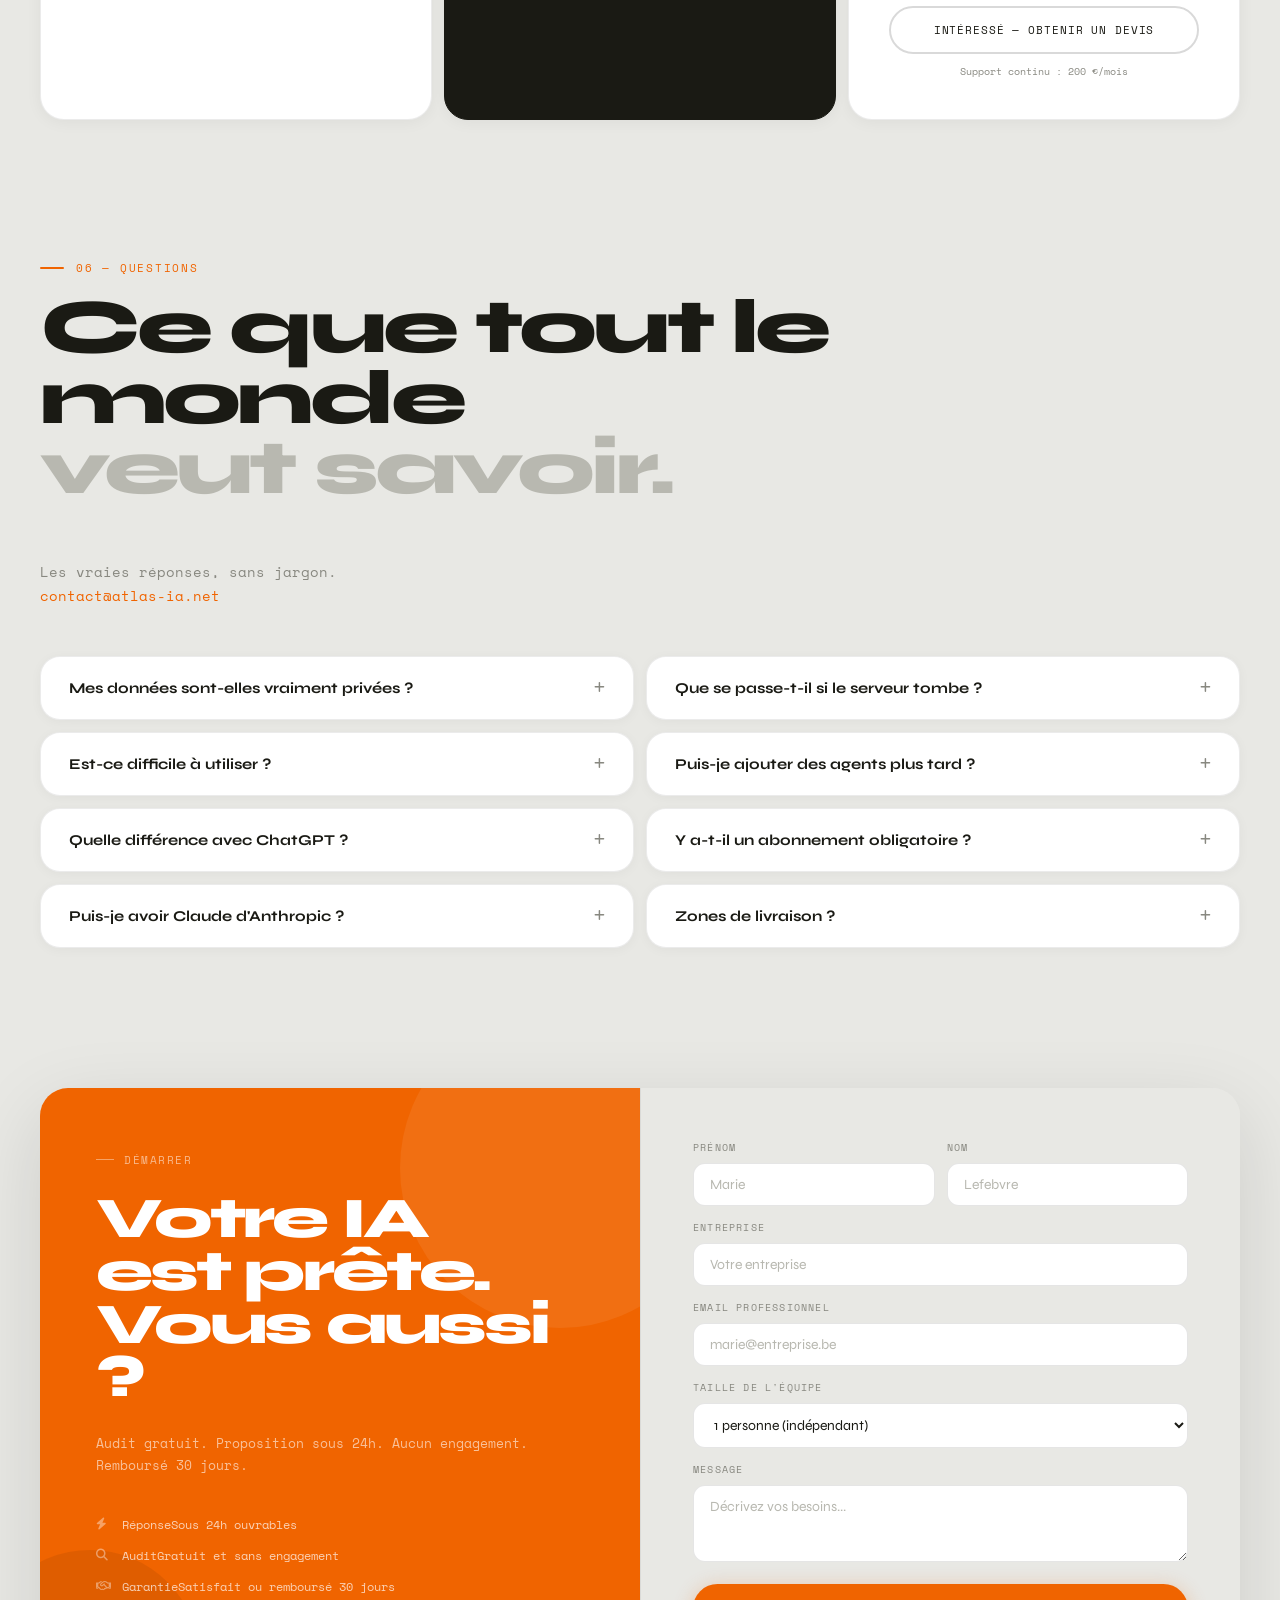
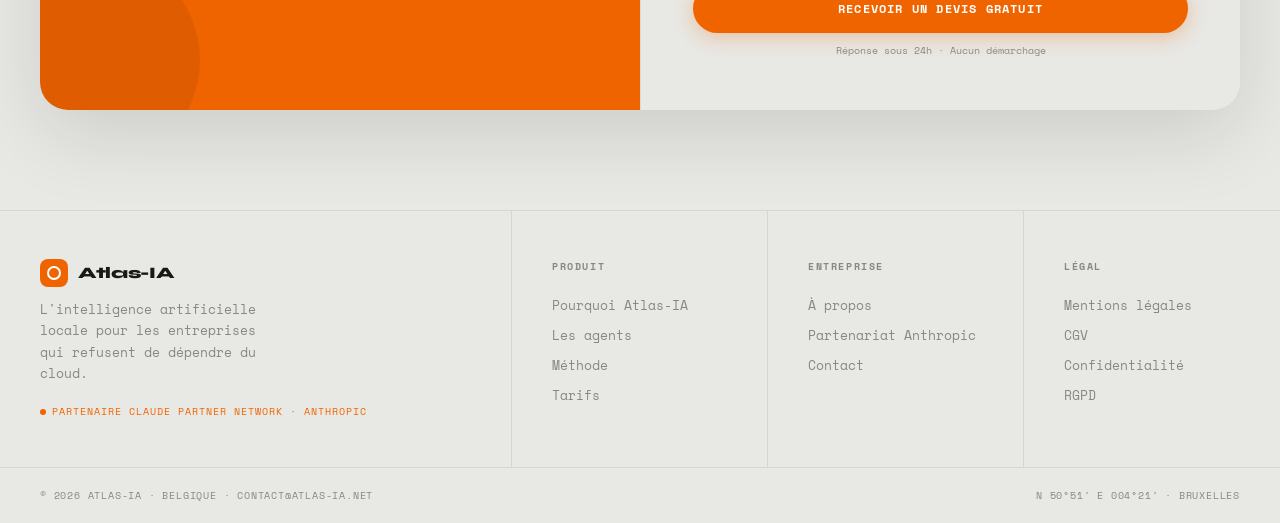
<file: V6/index.html>
<!doctype html>
<html lang="fr">
<head>
<meta charset="utf-8"/>
<meta name="viewport" content="width=device-width, initial-scale=1"/>
<title>6. Atlas-IA - 3D Simple</title>
<link href="https://fonts.googleapis.com/css2?family=Syne:wght@400;500;600;700;800&family=Space+Mono:wght@400;700&display=swap" rel="stylesheet"/>
<link rel="stylesheet" href="https://cdnjs.cloudflare.com/ajax/libs/font-awesome/6.5.1/css/all.min.css"/>
<link rel="stylesheet" href="./style.css">
</head>
<body>

<!-- CURSOR -->
<div id="cur">
  <div class="cur-ring"></div>
  <div class="cur-dot"></div>
</div>

<!-- 3D FLOATING SCENE -->
<div class="scene" aria-hidden="true">

  <!-- KEY CAPS -->
  <div class="key orange" style="width:90px;height:90px;left:62%;top:18%;--rx:20deg;--rz:-6deg;--dy:-22px;animation-duration:4.2s;animation-delay:0s">
    <div class="key-face" style="font-size:13px">IA</div>
  </div>
  <div class="key" style="width:74px;height:74px;left:72%;top:38%;--rx:18deg;--rz:5deg;--dy:-18px;animation-duration:3.8s;animation-delay:.5s">
    <div class="key-face" style="font-size:11px">24/7</div>
  </div>
  <div class="key glass" style="width:80px;height:80px;left:55%;top:55%;--rx:22deg;--rz:-4deg;--dy:-20px;animation-duration:5s;animation-delay:1s">
    <div class="key-face" style="font-size:12px">→</div>
  </div>
  <div class="key orange" style="width:100px;height:100px;left:78%;top:14%;--rx:15deg;--rz:8deg;--dy:-28px;animation-duration:4.6s;animation-delay:.3s">
    <div class="key-face" style="font-size:12px">LOCAL</div>
  </div>
  <div class="key" style="width:68px;height:68px;left:84%;top:48%;--rx:24deg;--rz:-9deg;--dy:-16px;animation-duration:3.5s;animation-delay:.8s">
    <div class="key-face" style="font-size:11px">0€</div>
  </div>
  <div class="key glass" style="width:86px;height:86px;left:50%;top:72%;--rx:16deg;--rz:6deg;--dy:-24px;animation-duration:4.8s;animation-delay:.2s">
    <div class="key-face" style="font-size:12px">AI</div>
  </div>
  <div class="key orange" style="width:64px;height:64px;left:68%;top:66%;--rx:20deg;--rz:-12deg;--dy:-14px;animation-duration:3.2s;animation-delay:1.2s">
    <div class="key-face" style="font-size:18px">⌘</div>
  </div>
  <div class="key" style="width:76px;height:76px;left:88%;top:28%;--rx:14deg;--rz:4deg;--dy:-18px;animation-duration:4s;animation-delay:.6s">
    <div class="key-face" style="font-size:11px">48h</div>
  </div>

  <!-- SPHERES -->
  <div class="sphere orange" style="width:60px;height:60px;right:6%;top:25%;animation-duration:5s;animation-delay:.4s"></div>
  <div class="sphere grey" style="width:44px;height:44px;right:12%;top:58%;animation-duration:4s;animation-delay:1s"></div>
  <div class="sphere dark" style="width:36px;height:36px;right:3%;top:70%;animation-duration:6s;animation-delay:.2s"></div>

  <!-- CUBE -->
  <div class="cube-wrap" style="width:60px;height:60px;left:48%;top:15%;animation-duration:12s;animation-delay:0s">
    <div class="cube"></div>
  </div>

  <!-- RINGS -->
  <div class="ring-wrap" style="left:58%;top:78%;animation-duration:4s;animation-delay:.5s">
    <div class="ring" style="width:70px;height:70px;border-width:6px;border-color:var(--orange);animation-duration:6s"></div>
  </div>
  <div class="ring-wrap" style="left:80%;top:8%;animation-duration:5s;animation-delay:1s">
    <div class="ring" style="width:50px;height:50px;border-width:4px;border-color:var(--ink);opacity:.2;animation-duration:8s"></div>
  </div>
</div>

<!-- NAV -->
<nav>
  <div class="nav-in">
    <a href="#" class="nav-logo">
      <span class="logo-mark"></span>
      Atlas-IA
    </a>
    <nav class="nav-links">
      <a href="#capabilities">Produit</a>
      <a href="#agents">Agents</a>
      <a href="#workflow">Méthode</a>
      <a href="#pricing">Tarifs</a>
      <a href="#faq">FAQ</a>
    </nav>
    <div class="nav-cta">
      <a href="#contact" class="btn-n ghost">Devis</a>
      <a href="#pricing" class="btn-n fill">Formules →</a>
    </div>
    <div class="nav-burger"><i class="fa-solid fa-bars"></i></div>
  </div>
</nav>

<!-- HERO -->
<section id="hero">
  <div class="hero-content">
    <div class="hero-tag">
      <span class="hero-tag-dot"></span>
      IA locale · installée chez vous · Bruxelles 2026
    </div>
    <h1 class="hero-h1">
      <span class="line">Votre IA.</span>
      <span class="line outline">Dans vos</span>
      <span class="line"><span class="orange">locaux.</span></span>
    </h1>
    <div class="hero-bottom">
      <div>
        <p class="hero-sub">Un assistant IA installé chez vous, disponible 24h/24 — qui apprend votre entreprise et libère votre équipe.</p>
        <div class="hero-actions" style="margin-top:28px">
          <a href="#contact" class="btn-orange">Obtenir un devis <i class="fa-solid fa-arrow-right" style="font-size:10px"></i></a>
          <a href="#pricing" class="btn-outline">Voir les formules</a>
        </div>
      </div>
      <div class="hero-stats">
        <div class="hst"><div class="hst-val">24<span>/7</span></div><div class="hst-lbl">Disponibilité</div></div>
        <div class="hst"><div class="hst-val">0<span>€</span></div><div class="hst-lbl">Cloud requis</div></div>
        <div class="hst"><div class="hst-val">48<span>h</span></div><div class="hst-lbl">Installation max</div></div>
      </div>
    </div>
  </div>
</section>

<!-- MARQUEE -->
<div class="marquee-wrap">
  <div class="marquee-track">
    <span class="marquee-item">Intelligence Artificielle Locale</span>
    <span class="marquee-item">Zéro Cloud</span>
    <span class="marquee-item">Données 100% Sécurisées</span>
    <span class="marquee-item">Installation 24-48h</span>
    <span class="marquee-item">Partenaire Anthropic Claude</span>
    <span class="marquee-item">Agents Métier Sur Mesure</span>
    <span class="marquee-item">Support 6 Mois Inclus</span>
    <span class="marquee-item">Intelligence Artificielle Locale</span>
    <span class="marquee-item">Zéro Cloud</span>
    <span class="marquee-item">Données 100% Sécurisées</span>
    <span class="marquee-item">Installation 24-48h</span>
    <span class="marquee-item">Partenaire Anthropic Claude</span>
    <span class="marquee-item">Agents Métier Sur Mesure</span>
    <span class="marquee-item">Support 6 Mois Inclus</span>
  </div>
</div>

<!-- CAPABILITIES -->
<section id="capabilities" class="sec">
<div class="wrap">
  <div class="reveal">
    <div class="sec-eyebrow">01 — Pourquoi Atlas-IA</div>
    <div style="display:flex;align-items:flex-end;justify-content:space-between;gap:32px;flex-wrap:wrap;margin-bottom:48px">
      <h2 class="sec-h2">Votre IA,<br/><span class="dim">pas celle d'un autre.</span></h2>
      <p class="sec-sub">Les solutions cloud veulent vos données ou votre argent. Atlas-IA installe le matériel chez vous. Vous possédez tout.</p>
    </div>
  </div>
  <div class="bento reveal" style="transition-delay:.1s">
    <div class="bc bc-white s5" style="min-height:280px">
      <div class="bc-content">
        <div class="bc-n">A · Confidentialité</div>
        <div class="bc-title">Données 100%<br/>locales.</div>
        <p class="bc-body">Le serveur est chez vous. Zéro donnée externe. L'IA tourne sans internet.</p>
        <div class="card-3d"><div class="mini-key mk-grey">PRIVATE</div></div>
      </div>
    </div>
    <div class="bc bc-orange s4" style="min-height:280px">
      <div class="bc-content">
        <div class="bc-n">B · Coût</div>
        <div class="bc-title">Un achat.<br/>Pas un abonnement.</div>
        <p class="bc-body">Un prix fixe, une fois. Aucune facture mensuelle.</p>
        <div class="card-3d"><div class="mini-key" style="background:rgba(255,255,255,.2);color:white;border:1px solid rgba(255,255,255,.3);box-shadow:0 3px 0 rgba(0,0,0,.2),0 5px 14px rgba(0,0,0,.15);animation:mini-float 3.5s ease-in-out infinite;transform:rotate3d(1,.3,0,18deg) rotateZ(-3deg);border-radius:10px;padding:8px 14px;font-family:var(--mono);font-weight:700;font-size:14px">0€/mois</div></div>
      </div>
    </div>
    <div class="bc bc-dark s3" style="min-height:280px">
      <div class="bc-content">
        <div class="bc-n">C · Dispo</div>
        <div class="bc-title">24/7<br/>sans réseau.</div>
        <p class="bc-body">Internet coupé ? Votre IA continue.</p>
        <div class="bar-chart" style="margin-top:20px">
          <div class="bar" style="background:rgba(255,255,255,.1)"></div>
          <div class="bar" style="background:rgba(255,255,255,.15)"></div>
          <div class="bar" style="background:rgba(255,255,255,.1)"></div>
          <div class="bar hi"></div>
          <div class="bar" style="background:rgba(255,255,255,.15)"></div>
          <div class="bar hi"></div>
          <div class="bar" style="background:rgba(255,255,255,.12)"></div>
        </div>
      </div>
    </div>
    <div class="bc bc-light s4" style="min-height:220px">
      <div class="bc-content">
        <div class="bc-n">D · Simplicité</div>
        <div class="bc-title">On installe.<br/>Vous utilisez.</div>
        <p class="bc-body">Installation, config, formation, maintenance. Tout inclus.</p>
      </div>
    </div>
    <div class="bc bc-white s5" style="min-height:220px">
      <div class="bc-content">
        <div class="bc-n">E · Évolutivité</div>
        <div class="bc-title">Ajoutez des agents<br/>à tout moment.</div>
        <p class="bc-body">Modules indépendants. Grandissez à votre rythme.</p>
        <div class="bar-chart">
          <div class="bar"></div><div class="bar hi"></div><div class="bar"></div>
          <div class="bar hi"></div><div class="bar"></div><div class="bar hi"></div><div class="bar"></div>
        </div>
      </div>
    </div>
    <div class="bc bc-mid s3" style="min-height:220px;display:flex;align-items:flex-end;justify-content:flex-end">
      <div class="bc-content" style="text-align:right;width:100%">
        <div class="bc-n" style="justify-content:flex-end">F · Partenaire</div>
        <div class="bc-title" style="color:var(--orange);font-size:20px">Claude<br/>Partner<br/>Network</div>
        <p class="bc-body" style="margin-top:8px">Anthropic · Officiel · 2026</p>
      </div>
    </div>
  </div>
</div>
</section>

<!-- WORKFLOW -->
<section id="workflow" class="sec" style="padding-top:40px">
<div class="wrap">
  <div class="reveal">
    <div class="sec-eyebrow">02 — Méthode</div>
    <div style="display:flex;align-items:flex-end;justify-content:space-between;gap:32px;flex-wrap:wrap">
      <h2 class="sec-h2">Zéro à <span class="dim">opérationnel</span><br/>en 4 étapes.</h2>
      <p class="sec-sub">De la consultation au premier "bonjour" de votre IA en moins de 48 heures.</p>
    </div>
  </div>
  <div class="wf reveal" style="transition-delay:.1s">
    <div class="wf-col"><div class="wf-big">01</div><div class="wf-n">Étape 01</div><div class="wf-title">On choisit ensemble</div><p class="wf-body">Audit gratuit. Formule, agents, hardware — configuration idéale.</p><div class="wf-chips"><span class="wchip">Audit</span><span class="wchip">Conseil</span><span class="wchip">Devis</span></div></div>
    <div class="wf-col"><div class="wf-big">02</div><div class="wf-n">Étape 02</div><div class="wf-title">On installe chez vous</div><p class="wf-body">Livraison et installation physique. Opérationnel en 24–48h.</p><div class="wf-chips"><span class="wchip">Installation</span><span class="wchip">Config</span></div></div>
    <div class="wf-col"><div class="wf-big">03</div><div class="wf-n">Étape 03</div><div class="wf-title">On forme votre équipe</div><p class="wf-body">2 à 4h de formation. Dashboard, agents, Jarvis app.</p><div class="wf-chips"><span class="wchip">Formation</span><span class="wchip">Dashboard</span></div></div>
    <div class="wf-col"><div class="wf-big">04</div><div class="wf-n">Étape 04</div><div class="wf-title">Votre IA travaille</div><p class="wf-body">24/7. Watchdog surveille en silence. Support 6 mois inclus.</p><div class="wf-chips"><span class="wchip">24/7</span><span class="wchip">Watchdog</span></div></div>
  </div>
</div>
</section>

<!-- AGENTS -->
<section id="agents" class="sec" style="padding-top:40px">
<div class="wrap">
  <div class="reveal">
    <div class="sec-eyebrow">03 — Agents</div>
    <div style="display:flex;align-items:flex-end;justify-content:space-between;gap:32px;flex-wrap:wrap">
      <h2 class="sec-h2">Choisissez vos<br/><span class="dim">experts IA.</span></h2>
      <p class="sec-sub">Chaque agent préconfiguré dans son domaine. Modules indépendants ajoutables à tout moment.</p>
    </div>
  </div>
  <div class="agents-grid reveal" style="transition-delay:.1s">
    <div class="ac mgr">
      <div class="mgr-l">
        <div class="ac-tag">Inclus — formules PME</div>
        <div class="ac-icon"><i class="fa-solid fa-brain"></i></div>
        <div class="ac-title">Agent Manager — Votre Jarvis</div>
        <p class="ac-body" style="margin-top:10px">Orchestrateur central. Reçoit vos demandes vocales ou texte, route vers le bon agent, maintient la mémoire de votre entreprise.</p>
      </div>
      <div class="mgr-r">
        <div class="nodes-lbl">Agents connectés</div>
        <div class="node"><div class="nd on"></div><span class="nname">Agent Comptable</span><span class="nst on">Actif</span></div>
        <div class="node"><div class="nd on"></div><span class="nname">Secrétaire / Agenda</span><span class="nst on">Actif</span></div>
        <div class="node"><div class="nd"></div><span class="nname">Service Client</span><span class="nst idle">Attente</span></div>
        <div class="node"><div class="nd"></div><span class="nname">Agent RH</span><span class="nst idle">Attente</span></div>
        <div class="node"><div class="nd on"></div><span class="nname">Watchdog</span><span class="nst on">Actif</span></div>
      </div>
    </div>
    <div class="ac"><div class="ac-tag">A · Finances</div><div class="ac-icon"><i class="fa-regular fa-file-invoice-dollar"></i></div><div class="ac-title">Agent Comptable</div><p class="ac-body">Factures, relances, rapports, suivi des dépenses.</p><div class="ac-price">À partir de 299 €</div></div>
    <div class="ac"><div class="ac-tag">B · Organisation</div><div class="ac-icon"><i class="fa-regular fa-calendar-days"></i></div><div class="ac-title">Secrétaire / Agenda</div><p class="ac-body">Rendez-vous, emails, to-do, rappels 24h/24.</p><div class="ac-price">À partir de 299 €</div></div>
    <div class="ac"><div class="ac-tag">C · Client</div><div class="ac-icon"><i class="fa-solid fa-headset"></i></div><div class="ac-title">Service Client</div><p class="ac-body">Réponses automatiques, FAQ, escalade humaine.</p><div class="ac-price">À partir de 299 €</div></div>
    <div class="ac"><div class="ac-tag">D · Droit</div><div class="ac-icon"><i class="fa-solid fa-scale-balanced"></i></div><div class="ac-title">Agent Juridique</div><p class="ac-body">Veille légale, contrats simples, alertes.</p><div class="ac-price">À partir de 349 €</div></div>
    <div class="ac"><div class="ac-tag">E · RH</div><div class="ac-icon"><i class="fa-solid fa-users"></i></div><div class="ac-title">Agent RH</div><p class="ac-body">Tri CV, onboarding, congés, collaborateurs.</p><div class="ac-price">À partir de 349 €</div></div>
    <div class="ac"><div class="ac-tag">F · Analyse</div><div class="ac-icon"><i class="fa-solid fa-chart-bar"></i></div><div class="ac-title">Analyste Data</div><p class="ac-body">Rapports, dashboards, CSV/Excel en décisions.</p><div class="ac-price">À partir de 349 €</div></div>
  </div>
</div>
</section>

<!-- TESTIMONIALS -->
<section id="testimonials" class="sec" style="padding-top:40px">
<div class="wrap">
  <div class="reveal">
    <div class="sec-eyebrow">04 — Retours clients</div>
    <h2 class="sec-h2">Ils ont <span class="dim">fait confiance.</span></h2>
  </div>
  <div class="testi-grid reveal" style="transition-delay:.1s">
    <div class="tq-main">
      <div class="tq">"L'agent comptable a remplacé deux jours de saisie manuelle par semaine. En trois mois, l'investissement était amorti. Je ne reviendrais pas en arrière."</div>
      <div class="ta-name">Marie Lefebvre</div>
      <div class="ta-role">Directrice financière · Cabinet ML Conseil, Bruxelles</div>
    </div>
    <div class="testi-right">
      <div style="display:grid;grid-template-columns:1fr 1fr;gap:12px">
        <div class="tst"><div class="ts-n">Heures économisées</div><div class="ts-val">14<span>h</span></div><div class="ts-desc">par semaine · cabinet 8 personnes</div></div>
        <div class="tst"><div class="ts-n">Temps de réponse</div><div class="ts-val">−<span>92%</span></div><div class="ts-desc">de 18h à 4 minutes</div></div>
      </div>
      <div class="testi-smalls">
        <div class="tsm"><div class="tsm-q">"Dans le médical, nos données doivent rester chez nous. Non-négociable."</div><div class="tsm-a">Thomas Henrard · Clinique Henrard, Liège</div></div>
        <div class="tsm"><div class="tsm-q">"Le service client tourne seul le soir et le week-end. Bluffant."</div><div class="tsm-a">Sophie Renard · BelShop, Gand</div></div>
      </div>
    </div>
  </div>
</div>
</section>

<!-- PRICING -->
<section id="pricing" class="sec" style="padding-top:40px">
<div class="wrap">
  <div class="reveal">
    <div class="sec-eyebrow">05 — Tarifs</div>
    <div style="display:flex;align-items:flex-end;justify-content:space-between;gap:32px;flex-wrap:wrap;margin-bottom:40px">
      <h2 class="sec-h2">Un achat unique.<br/><span class="dim">Une IA qui vous appartient.</span></h2>
      <p class="sec-sub">Pas d'abonnement. Pas de frais cachés. Hardware + installation + formation.</p>
    </div>
  </div>
  <div class="ptoggle">
    <span class="pto on" id="pt-solo" onclick="setG('solo')">Solo</span>
    <span class="pto on" id="pt-pme" onclick="setG('pme')">PME</span>
  </div>
  <div class="pgrid reveal" id="pgrid" style="transition-delay:.1s"></div>
</div>
</section>

<!-- FAQ -->
<section id="faq" class="sec" style="padding-top:40px">
<div class="wrap">
  <div class="reveal">
    <div class="sec-eyebrow">06 — Questions</div>
    <div style="display:flex;align-items:flex-end;justify-content:space-between;gap:32px;flex-wrap:wrap">
      <h2 class="sec-h2">Ce que tout le monde<br/><span class="dim">veut savoir.</span></h2>
      <p class="sec-sub">Les vraies réponses, sans jargon.<br/><a href="mailto:contact@atlas-ia.net" style="color:var(--orange)">contact@atlas-ia.net</a></p>
    </div>
  </div>
  <div class="faq-grid reveal" id="faq-grid" style="transition-delay:.1s"></div>
</div>
</section>

<!-- CONTACT -->
<section id="contact" class="sec" style="padding-top:40px">
<div class="wrap">
  <div class="cta-block reveal">
    <div class="cta-l">
      <div class="cta-ey">Démarrer</div>
      <div class="cta-h">Votre IA<br/>est prête.<br/>Vous aussi ?</div>
      <p class="cta-s">Audit gratuit. Proposition sous 24h. Aucun engagement. Remboursé 30 jours.</p>
      <div class="cta-pts">
        <div class="cpt"><i class="fa-solid fa-bolt"></i><div><span class="ctp-l">Réponse</span>Sous 24h ouvrables</div></div>
        <div class="cpt"><i class="fa-solid fa-magnifying-glass"></i><div><span class="ctp-l">Audit</span>Gratuit et sans engagement</div></div>
        <div class="cpt"><i class="fa-regular fa-handshake"></i><div><span class="ctp-l">Garantie</span>Satisfait ou remboursé 30 jours</div></div>
      </div>
    </div>
    <div class="cta-r">
      <div class="f-row">
        <div><label class="f-lbl">Prénom</label><input class="f-in" type="text" placeholder="Marie"/></div>
        <div><label class="f-lbl">Nom</label><input class="f-in" type="text" placeholder="Lefebvre"/></div>
      </div>
      <div><label class="f-lbl">Entreprise</label><input class="f-in" type="text" placeholder="Votre entreprise"/></div>
      <div><label class="f-lbl">Email professionnel</label><input class="f-in" type="email" placeholder="marie@entreprise.be"/></div>
      <div>
        <label class="f-lbl">Taille de l'équipe</label>
        <select class="f-in" style="background:white">
          <option>1 personne (indépendant)</option><option>2–10 personnes</option>
          <option>11–50 personnes</option><option>51–200 personnes</option><option>200+</option>
        </select>
      </div>
      <div><label class="f-lbl">Message</label><textarea class="f-in" rows="3" placeholder="Décrivez vos besoins..."></textarea></div>
      <button class="f-submit" onclick="this.textContent='Message envoyé ✓';this.style.background='#27c93f'">Recevoir un devis gratuit</button>
      <div class="f-note">Réponse sous 24h · Aucun démarchage</div>
    </div>
  </div>
</div>
</section>

<!-- FOOTER -->
<footer>
  <div class="footer-main">
    <div class="fc">
      <div class="fc-logo"><span class="fc-logo-mark"></span>Atlas-IA</div>
      <p class="fc-tag">L'intelligence artificielle locale pour les entreprises qui refusent de dépendre du cloud.</p>
      <div class="fc-partner">Partenaire Claude Partner Network · Anthropic</div>
    </div>
    <div class="fc"><h5>Produit</h5><ul><li><a href="#capabilities">Pourquoi Atlas-IA</a></li><li><a href="#agents">Les agents</a></li><li><a href="#workflow">Méthode</a></li><li><a href="#pricing">Tarifs</a></li></ul></div>
    <div class="fc"><h5>Entreprise</h5><ul><li><a href="#">À propos</a></li><li><a href="#">Partenariat Anthropic</a></li><li><a href="#">Contact</a></li></ul></div>
    <div class="fc"><h5>Légal</h5><ul><li><a href="#">Mentions légales</a></li><li><a href="#">CGV</a></li><li><a href="#">Confidentialité</a></li><li><a href="#">RGPD</a></li></ul></div>
  </div>
  <div class="fbot">
    <span>© 2026 Atlas-IA · Belgique · contact@atlas-ia.net</span>
    <span>N 50°51′ E 004°21′ · Bruxelles</span>
  </div>
</footer>

<script src="./scripts.js"></script>
</body>
</html>
</file>
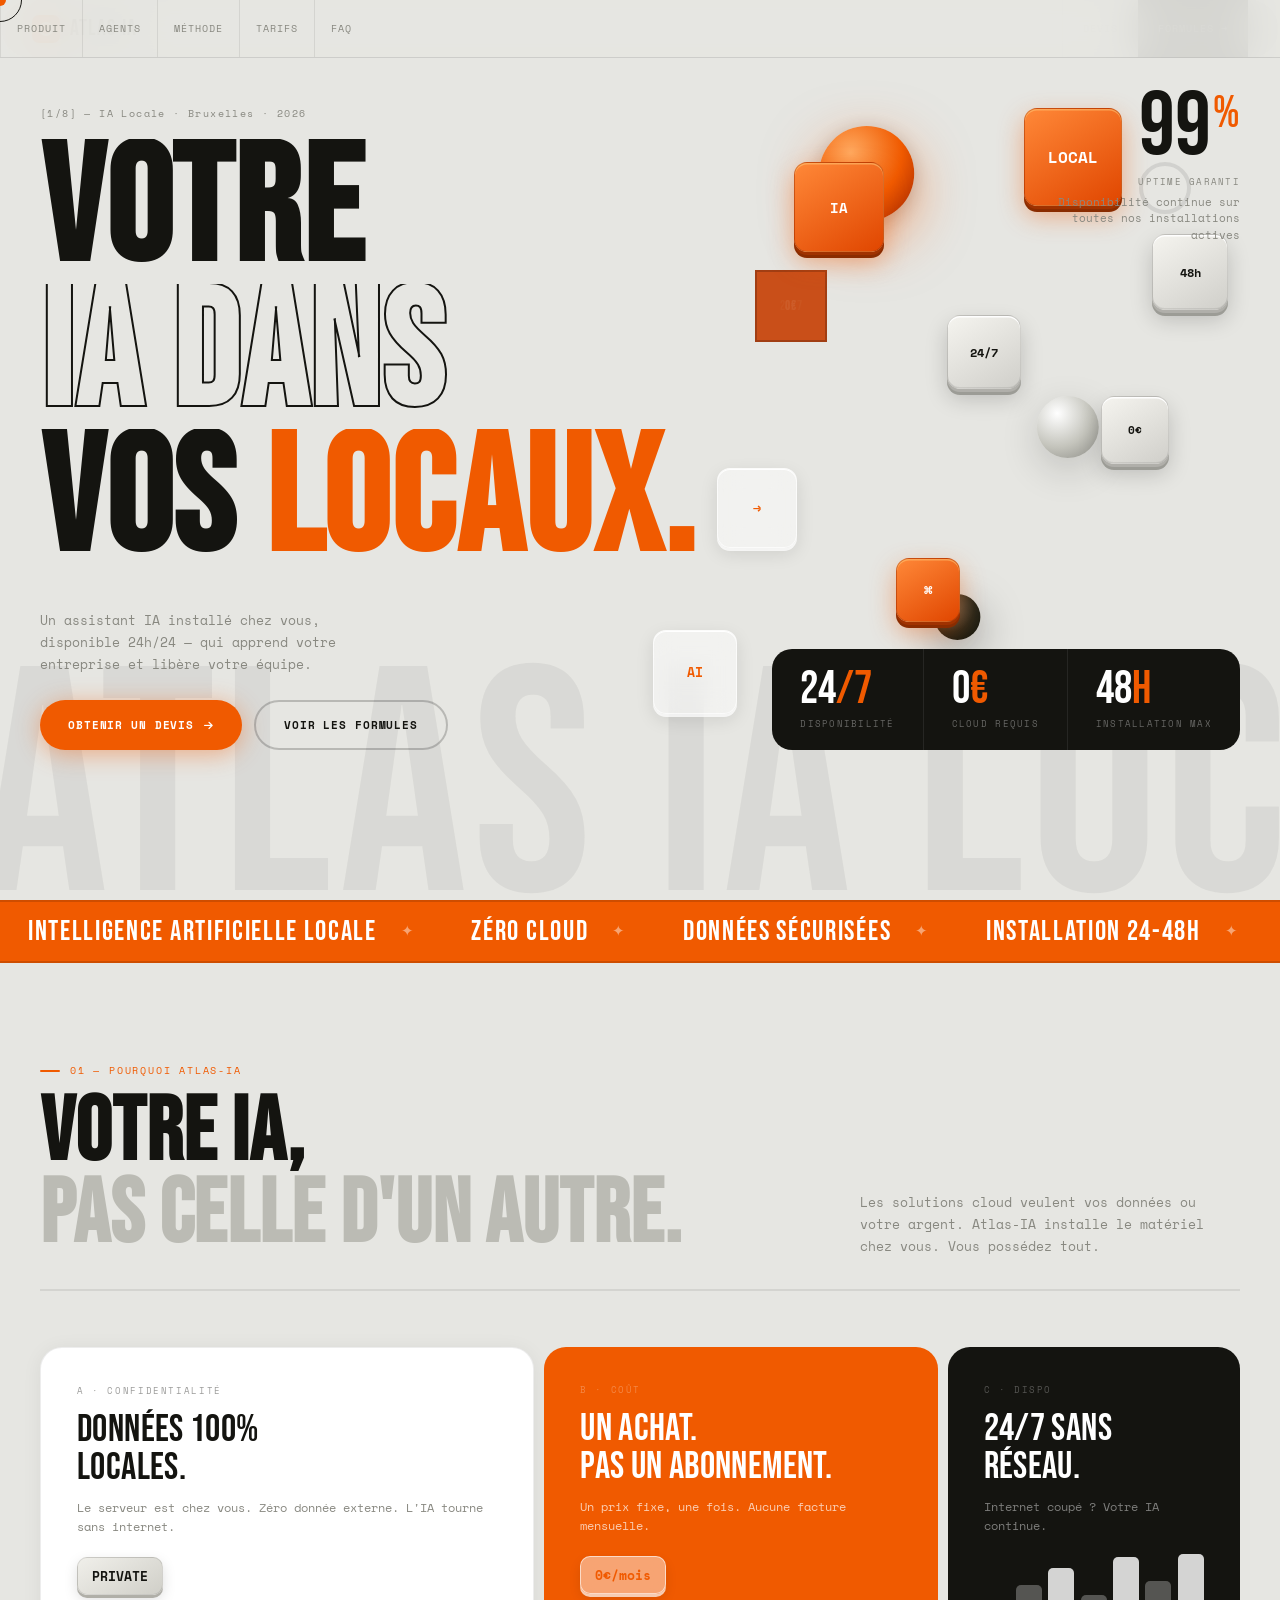
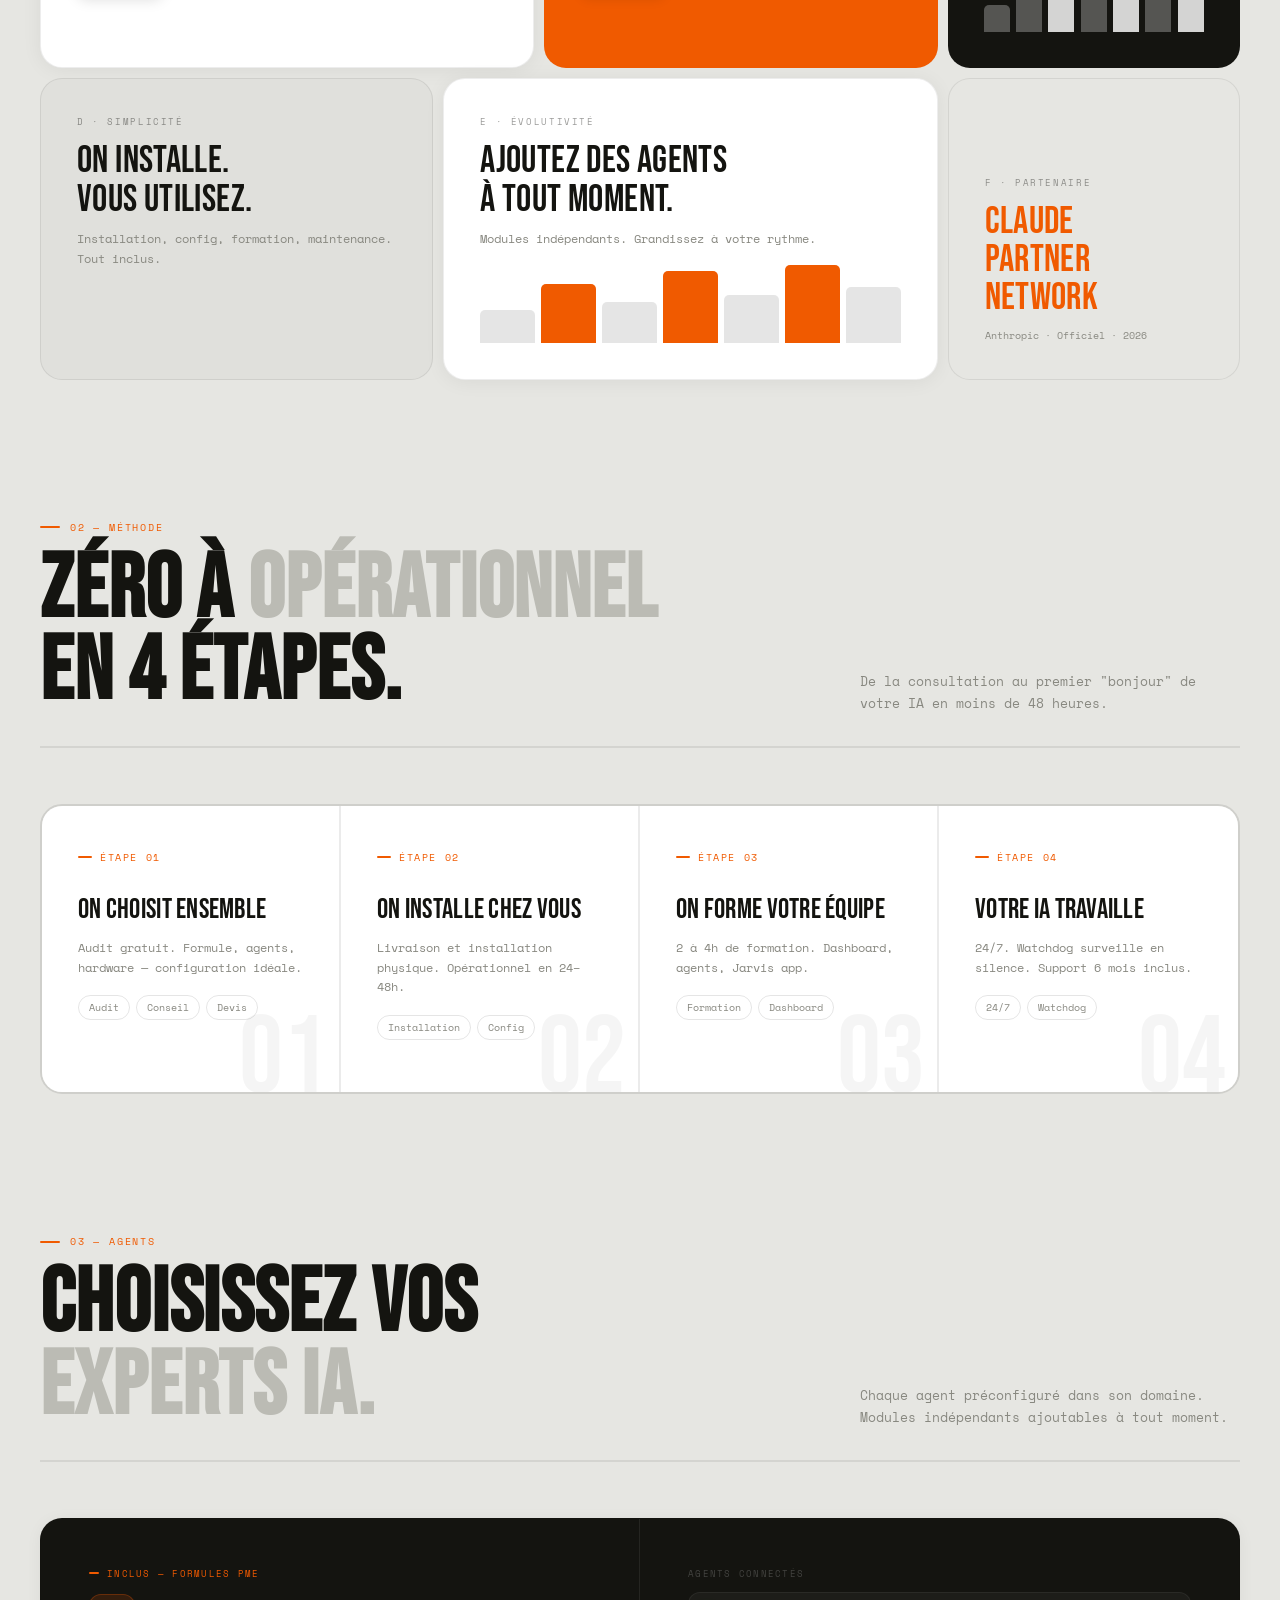
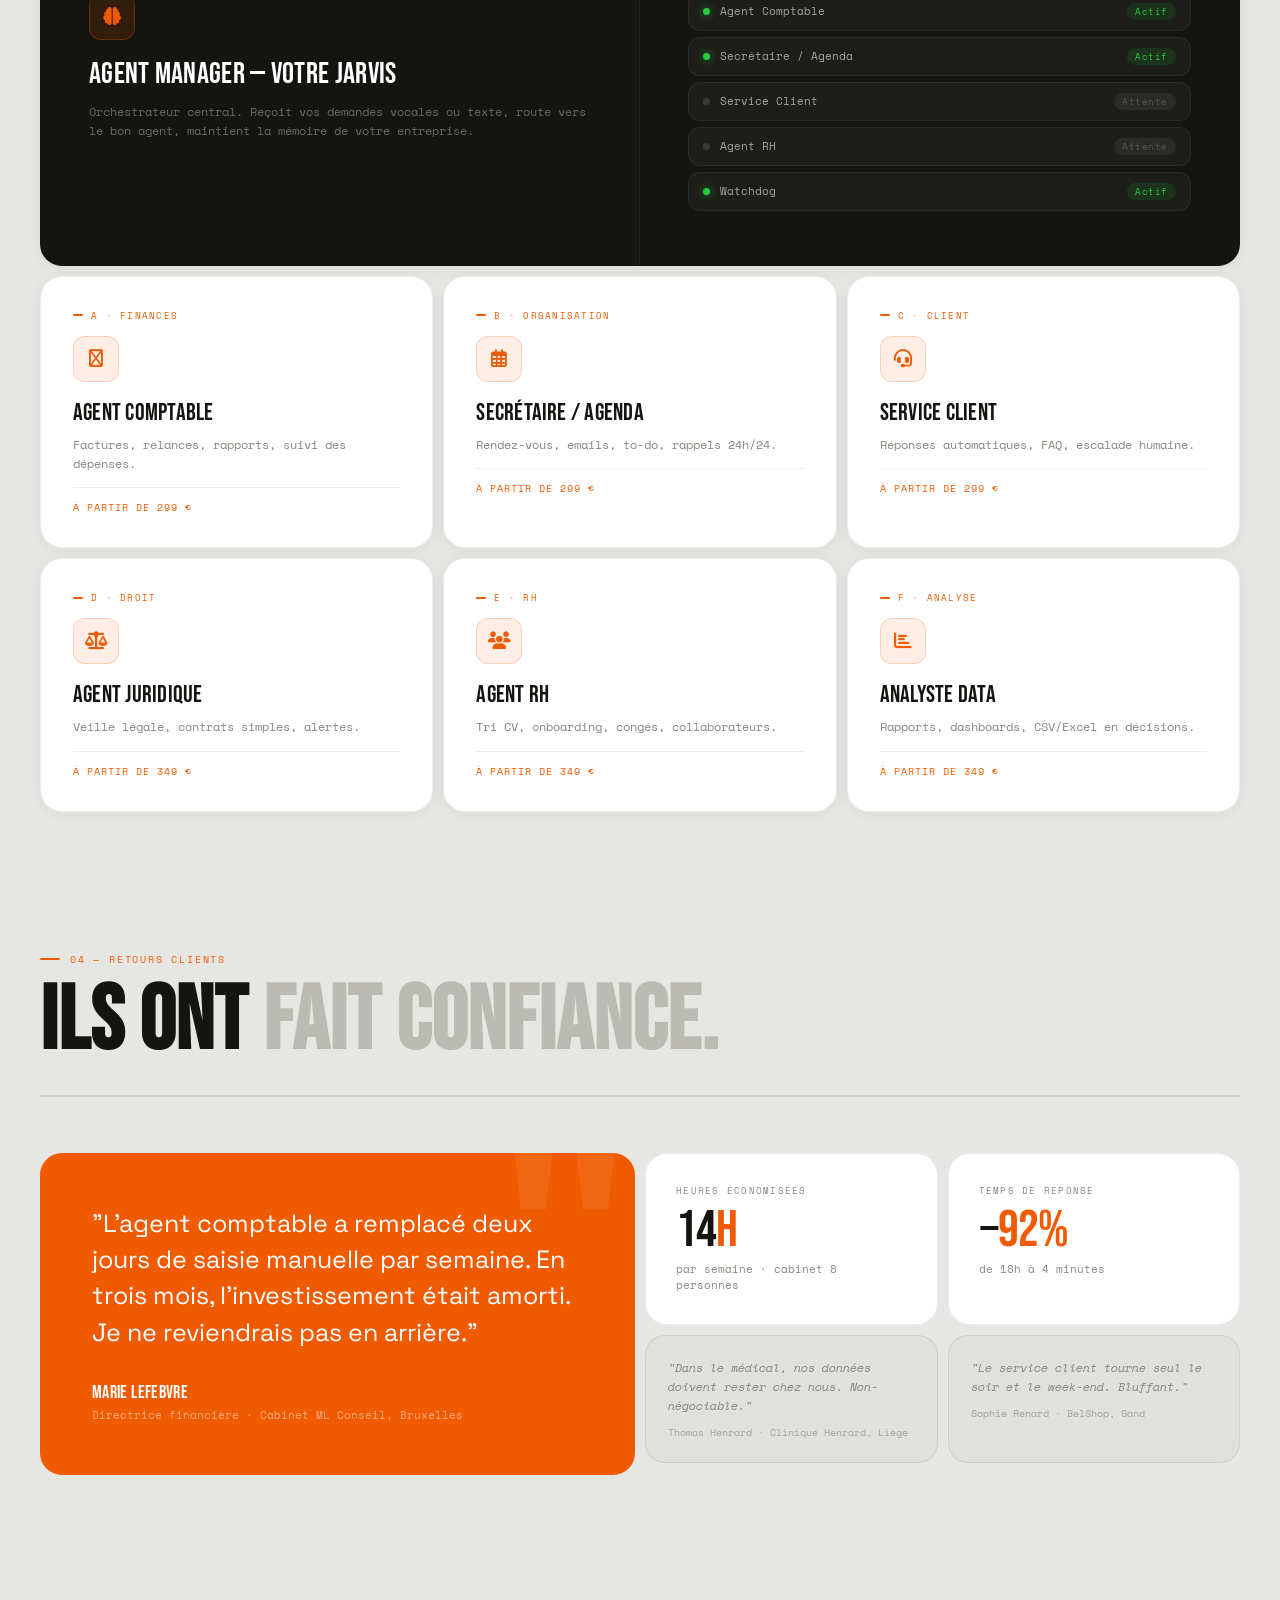
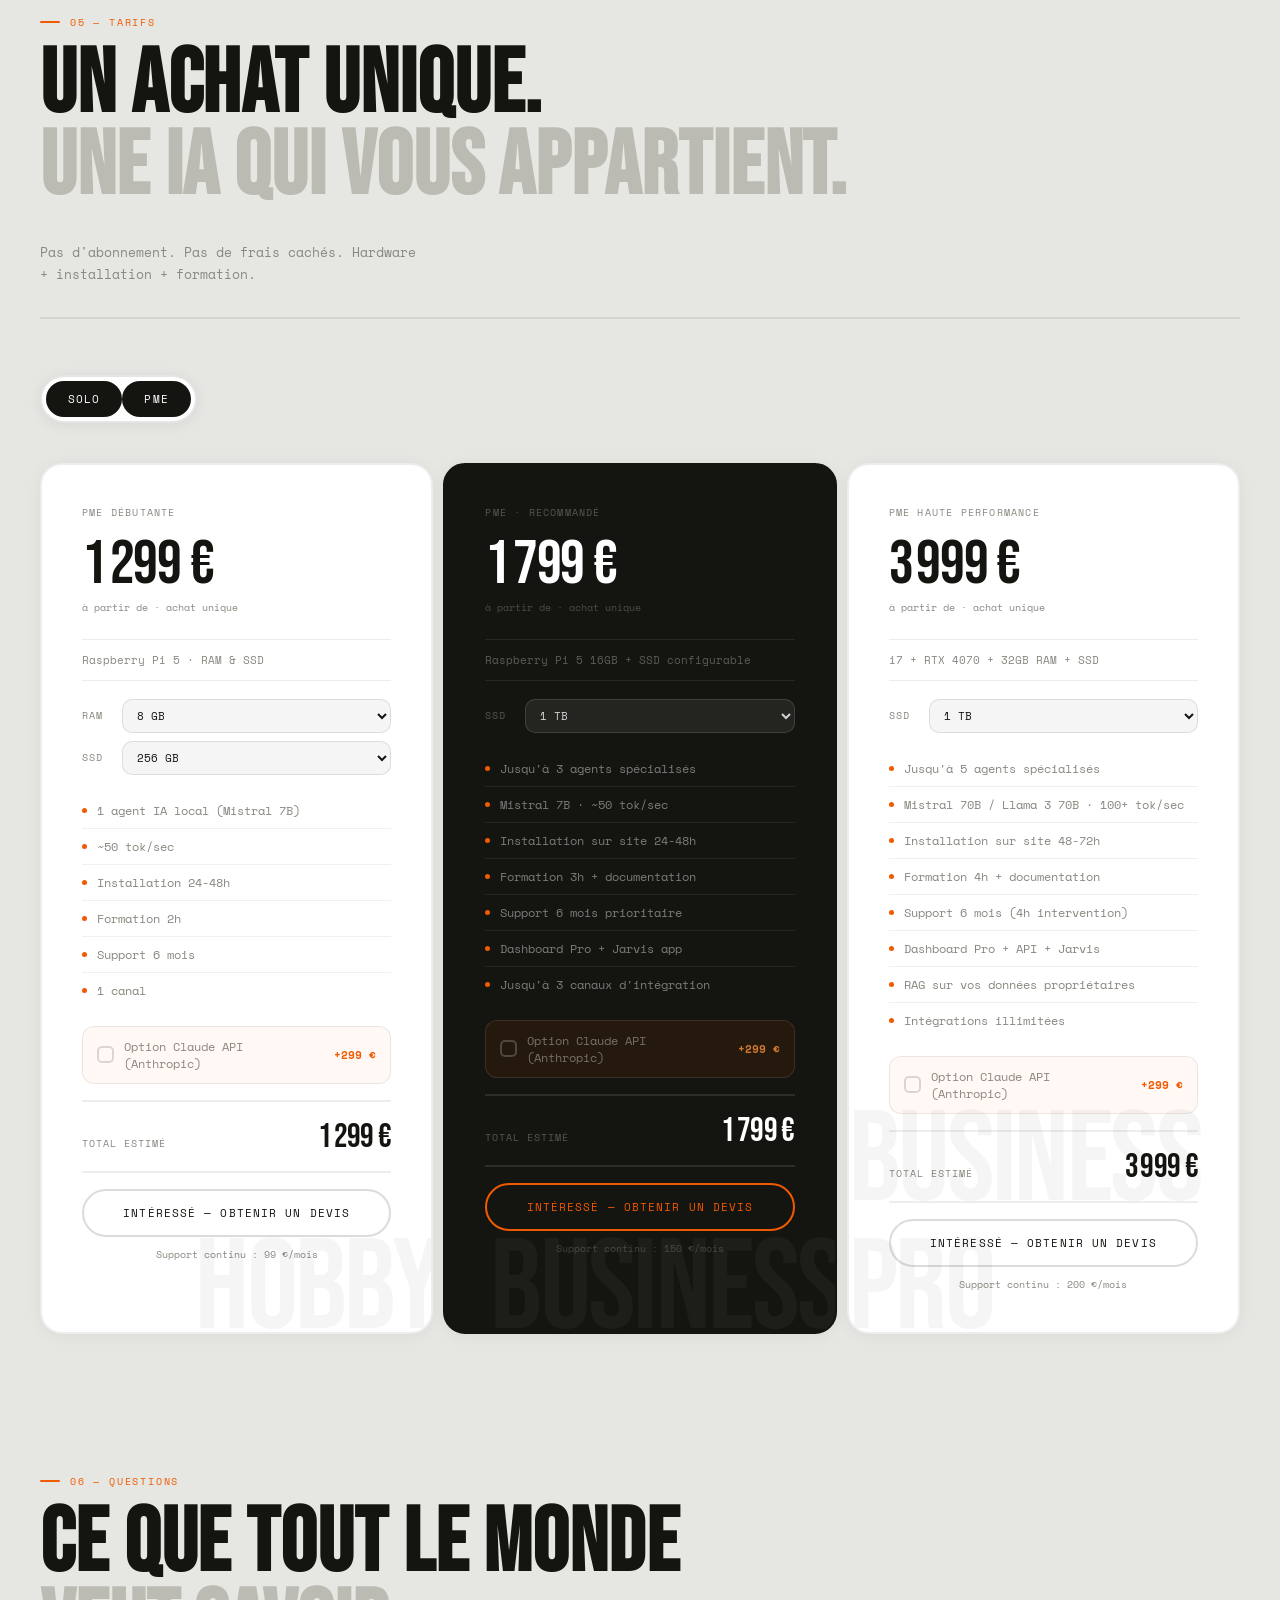
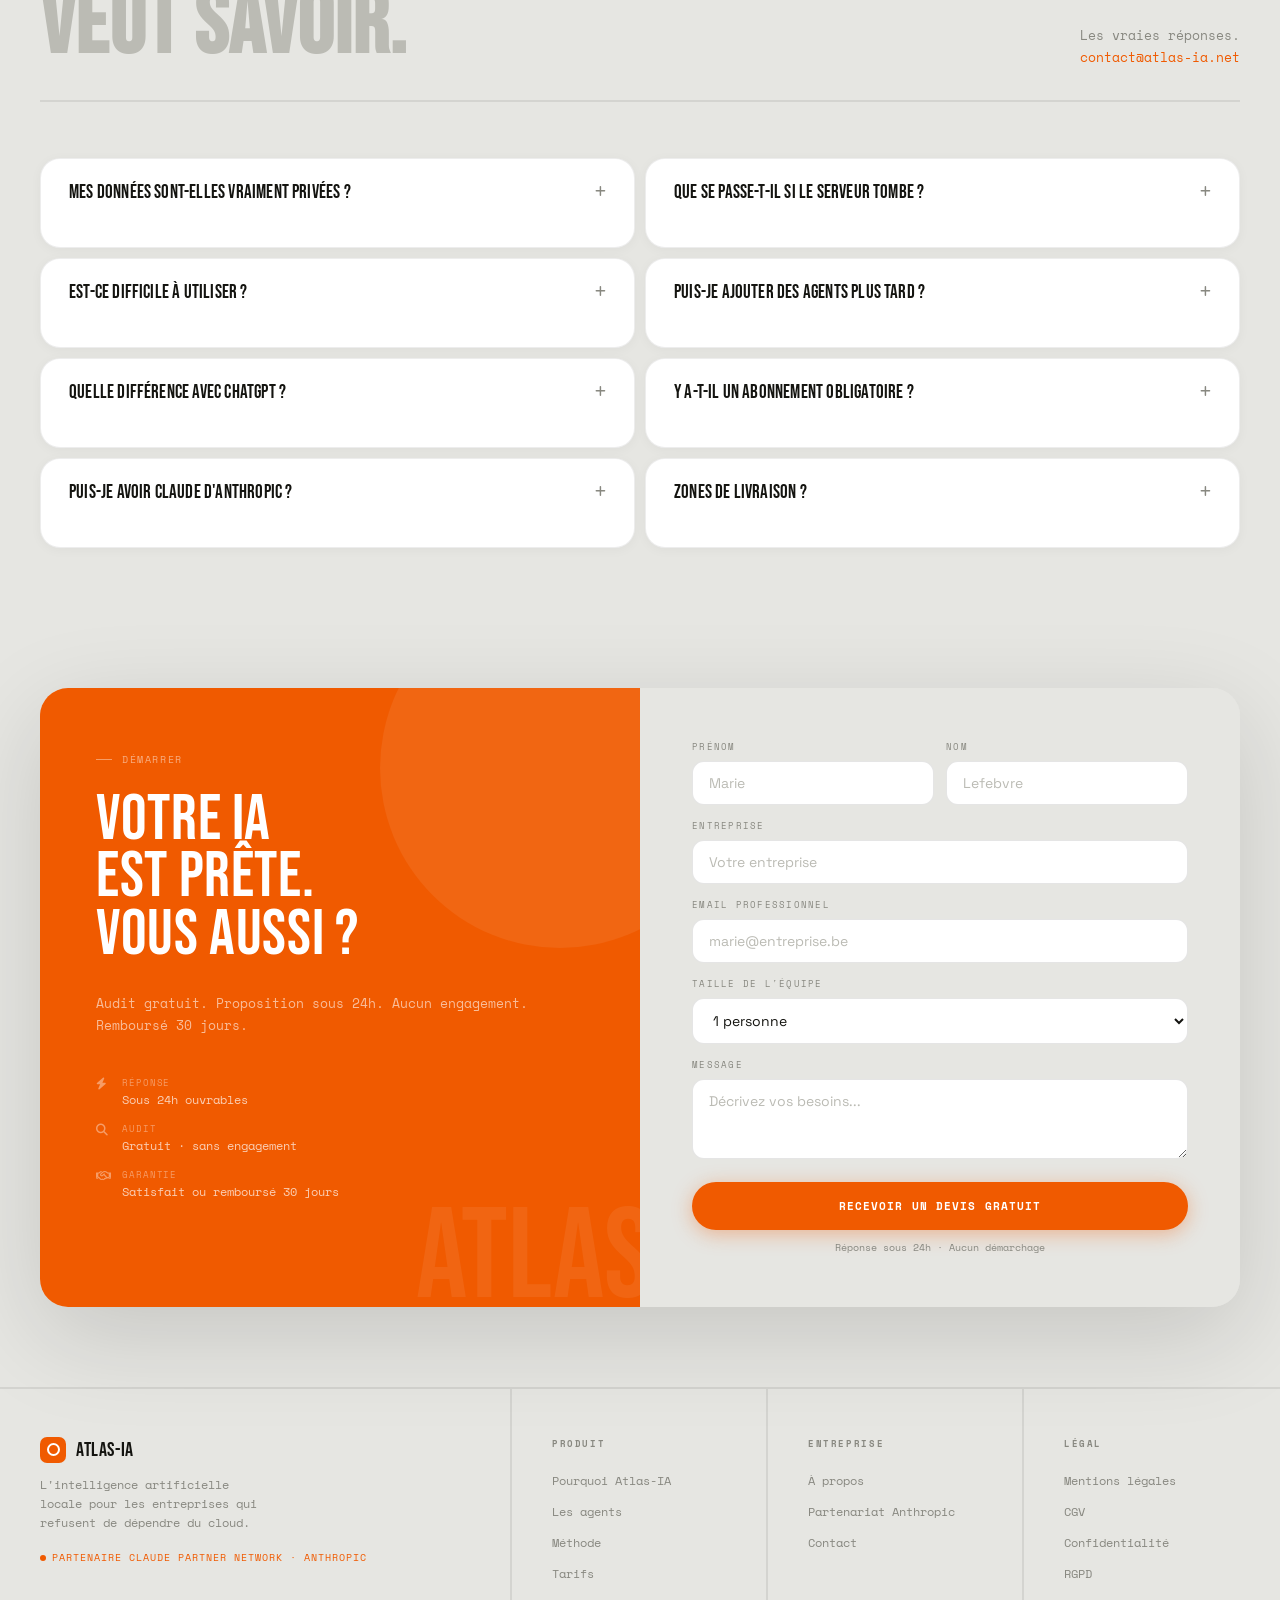
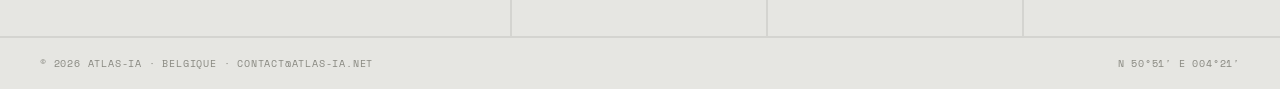
<file: V7/index.html>
<!doctype html>
<html lang="fr">
<head>
<meta charset="utf-8"/>
<meta name="viewport" content="width=device-width,initial-scale=1"/>
<title>7. Atlas-IA - 3D</title>
<link href="https://fonts.googleapis.com/css2?family=Bebas+Neue&family=Space+Grotesk:wght@300;400;500;600;700&family=Space+Mono&display=swap" rel="stylesheet"/>
<link rel="stylesheet" href="https://cdnjs.cloudflare.com/ajax/libs/font-awesome/6.5.1/css/all.min.css"/>
<link rel="stylesheet" href="./style.css">
</head>
<body>

<div id="CUR"><div class="cr-ring"></div><div class="cr"></div></div>

<nav>
  <div class="nav-in">
    <a href="#" class="nlogo"><span class="nlm"></span>Atlas-IA</a>
    <nav class="nlinks">
      <a href="#caps">Produit</a><a href="#agents">Agents</a>
      <a href="#wfs">Méthode</a><a href="#pricing">Tarifs</a><a href="#faq">FAQ</a>
    </nav>
    <div class="ncta">
      <a href="#contact" class="nb g">Devis</a>
      <a href="#pricing" class="nb s">Formules →</a>
    </div>
  </div>
</nav>

<section id="hero">
  <div class="wm" aria-hidden="true">ATLAS&nbsp;IA&nbsp;LOCAL&nbsp;AI</div>

  <div class="scene" id="SC" aria-hidden="true">
    <div class="sp sp-o" style="width:95px;height:95px;--ox:64vw;--oy:14vh;--dx:-28px;--dy2:-38px;animation:fl 5.2s ease-in-out .3s infinite;transform:translate(64vw,14vh)"></div>
    <div class="sp sp-g" style="width:62px;height:62px;--ox:81vw;--oy:44vh;--dx:18px;--dy2:-22px;animation:fl 4.1s ease-in-out .9s infinite;transform:translate(81vw,44vh)"></div>
    <div class="sp sp-d" style="width:46px;height:46px;--ox:73vw;--oy:66vh;--dx:-14px;--dy2:18px;animation:fl 6.3s ease-in-out 1.3s infinite;transform:translate(73vw,66vh)"></div>
    <div class="sc3" style="width:72px;height:72px;left:59vw;top:30vh"><div class="c3" id="CB"></div></div>
    <div style="position:absolute;left:78vw;top:74vh;animation:fl 4.6s ease-in-out .5s infinite;--ox:0px;--oy:0px;--dx:0px;--dy2:-20px;transform:translate(0,0)">
      <div style="width:82px;height:82px;border-radius:50%;border:7px solid var(--orange);animation:spinr 7s linear infinite;opacity:.68"></div>
    </div>
    <div style="position:absolute;left:89vw;top:18vh;animation:fl 5.8s ease-in-out 1.1s infinite;--ox:0px;--oy:0px;--dx:0px;--dy2:-14px;transform:translate(0,0)">
      <div style="width:52px;height:52px;border-radius:50%;border:4px solid rgba(0,0,0,.2);animation:spinr 11s linear infinite reverse;opacity:.45"></div>
    </div>
  </div>

  <div class="hcounter">
    <div class="hcv"><span id="CNT">0</span><span class="hcp">%</span></div>
    <div class="hclbl">Uptime garanti</div>
    <div class="hcsub">Disponibilité continue sur toutes nos installations actives</div>
  </div>

  <div class="hmain">
    <div class="hidx">[1/8] — IA Locale · Bruxelles · 2026</div>
    <h1 class="hh1">
      <span class="ln"><span class="inner">VOTRE</span></span>
      <span class="ln"><span class="inner stk">IA DANS</span></span>
      <span class="ln"><span class="inner">VOS <span class="ora">LOCAUX.</span></span></span>
    </h1>
  </div>

  <div class="hbot">
    <div>
      <p class="hsub">Un assistant IA installé chez vous, disponible 24h/24 — qui apprend votre entreprise et libère votre équipe.</p>
      <div class="hacts">
        <a href="#contact" class="btn-o">Obtenir un devis <i class="fa-solid fa-arrow-right" style="font-size:10px"></i></a>
        <a href="#pricing" class="btn-k">Voir les formules</a>
      </div>
    </div>
    <div class="hstats">
      <div class="hst"><div class="hstv">24<span>/7</span></div><div class="hstl">Disponibilité</div></div>
      <div class="hst"><div class="hstv">0<span>€</span></div><div class="hstl">Cloud requis</div></div>
      <div class="hst"><div class="hstv">48<span>h</span></div><div class="hstl">Installation max</div></div>
    </div>
  </div>
</section>

<div class="mq">
  <div class="mqt">
    <span class="mqi">Intelligence Artificielle Locale</span><span class="mqi">Zéro Cloud</span>
    <span class="mqi">Données Sécurisées</span><span class="mqi">Installation 24-48h</span>
    <span class="mqi">Partenaire Anthropic</span><span class="mqi">Agents Sur Mesure</span>
    <span class="mqi">Support 6 Mois</span>
    <span class="mqi">Intelligence Artificielle Locale</span><span class="mqi">Zéro Cloud</span>
    <span class="mqi">Données Sécurisées</span><span class="mqi">Installation 24-48h</span>
    <span class="mqi">Partenaire Anthropic</span><span class="mqi">Agents Sur Mesure</span>
    <span class="mqi">Support 6 Mois</span>
  </div>
</div>

<section id="caps" class="sec">
<div class="wrap">
  <div class="sh rev"><div><div class="shn">01 — Pourquoi Atlas-IA</div><h2 class="shh">Votre IA,<br/><span class="d">pas celle d'un autre.</span></h2></div><p class="shp">Les solutions cloud veulent vos données ou votre argent. Atlas-IA installe le matériel chez vous. Vous possédez tout.</p></div>
  <div class="bento rev" style="transition-delay:.08s">
    <div class="bc bw s5" style="min-height:280px"><div class="bci"><div class="bn">A · Confidentialité</div><div class="bt2">Données 100%<br/>locales.</div><p class="bb">Le serveur est chez vous. Zéro donnée externe. L'IA tourne sans internet.</p><div class="ck ckg">PRIVATE</div></div></div>
    <div class="bc bo s4" style="min-height:280px"><div class="bci"><div class="bn">B · Coût</div><div class="bt2">Un achat.<br/>Pas un abonnement.</div><p class="bb">Un prix fixe, une fois. Aucune facture mensuelle.</p><div class="ck ckw" style="margin-top:20px">0€/mois</div></div></div>
    <div class="bc bd s3" style="min-height:280px"><div class="bci"><div class="bn">C · Dispo</div><div class="bt2">24/7 sans réseau.</div><p class="bb">Internet coupé ? Votre IA continue.</p><div class="bars2" style="margin-top:18px"><div class="bar2 brw" style="height:35%;animation-delay:.1s"></div><div class="bar2 brw" style="height:60%;animation-delay:.15s"></div><div class="bar2 brow" style="height:82%;animation-delay:.2s"></div><div class="bar2 brw" style="height:48%;animation-delay:.25s"></div><div class="bar2 brow" style="height:96%;animation-delay:.3s"></div><div class="bar2 brw" style="height:66%;animation-delay:.35s"></div><div class="bar2 brow" style="height:100%;animation-delay:.4s"></div></div></div></div>
    <div class="bc bl s4" style="min-height:230px"><div class="bci"><div class="bn">D · Simplicité</div><div class="bt2">On installe.<br/>Vous utilisez.</div><p class="bb">Installation, config, formation, maintenance. Tout inclus.</p></div></div>
    <div class="bc bw s5" style="min-height:230px"><div class="bci"><div class="bn">E · Évolutivité</div><div class="bt2">Ajoutez des agents<br/>à tout moment.</div><p class="bb">Modules indépendants. Grandissez à votre rythme.</p><div class="bars2" style="margin-top:16px"><div class="bar2 brd" style="height:42%;animation-delay:.1s"></div><div class="bar2 bro" style="height:76%;animation-delay:.15s"></div><div class="bar2 brd" style="height:52%;animation-delay:.2s"></div><div class="bar2 bro" style="height:92%;animation-delay:.25s"></div><div class="bar2 brd" style="height:62%;animation-delay:.3s"></div><div class="bar2 bro" style="height:100%;animation-delay:.35s"></div><div class="bar2 brd" style="height:72%;animation-delay:.4s"></div></div></div></div>
    <div class="bc bp s3" style="min-height:230px;display:flex;align-items:flex-end"><div class="bci" style="width:100%"><div class="bn">F · Partenaire</div><div class="bt2" style="color:var(--orange);line-height:1.0">Claude<br/>Partner<br/>Network</div><div style="font-family:var(--mono);font-size:10px;color:var(--g);margin-top:8px">Anthropic · Officiel · 2026</div></div></div>
  </div>
</div>
</section>

<section id="wfs" class="sec" style="padding-top:40px">
<div class="wrap">
  <div class="sh rev"><div><div class="shn">02 — Méthode</div><h2 class="shh">Zéro à <span class="d">opérationnel</span><br/>en 4 étapes.</h2></div><p class="shp">De la consultation au premier "bonjour" de votre IA en moins de 48 heures.</p></div>
  <div class="wf rev" style="transition-delay:.08s">
    <div class="wfc"><div class="wfcbig">01</div><div class="wfcn">Étape 01</div><div class="wfct">On choisit ensemble</div><p class="wfcp">Audit gratuit. Formule, agents, hardware — configuration idéale.</p><div class="chips"><span class="chip">Audit</span><span class="chip">Conseil</span><span class="chip">Devis</span></div></div>
    <div class="wfc"><div class="wfcbig">02</div><div class="wfcn">Étape 02</div><div class="wfct">On installe chez vous</div><p class="wfcp">Livraison et installation physique. Opérationnel en 24–48h.</p><div class="chips"><span class="chip">Installation</span><span class="chip">Config</span></div></div>
    <div class="wfc"><div class="wfcbig">03</div><div class="wfcn">Étape 03</div><div class="wfct">On forme votre équipe</div><p class="wfcp">2 à 4h de formation. Dashboard, agents, Jarvis app.</p><div class="chips"><span class="chip">Formation</span><span class="chip">Dashboard</span></div></div>
    <div class="wfc"><div class="wfcbig">04</div><div class="wfcn">Étape 04</div><div class="wfct">Votre IA travaille</div><p class="wfcp">24/7. Watchdog surveille en silence. Support 6 mois inclus.</p><div class="chips"><span class="chip">24/7</span><span class="chip">Watchdog</span></div></div>
  </div>
</div>
</section>

<section id="agents" class="sec" style="padding-top:40px">
<div class="wrap">
  <div class="sh rev"><div><div class="shn">03 — Agents</div><h2 class="shh">Choisissez vos<br/><span class="d">experts IA.</span></h2></div><p class="shp">Chaque agent préconfiguré dans son domaine. Modules indépendants ajoutables à tout moment.</p></div>
  <div class="agrid rev" style="transition-delay:.08s">
    <div class="ag mgr">
      <div class="agl"><div class="agtag">Inclus — formules PME</div><div class="agico"><i class="fa-solid fa-brain"></i></div><div class="agt">Agent Manager — Votre Jarvis</div><p class="agp" style="margin-top:10px">Orchestrateur central. Reçoit vos demandes vocales ou texte, route vers le bon agent, maintient la mémoire de votre entreprise.</p></div>
      <div class="agr"><div class="ndlbl">Agents connectés</div>
        <div class="ndd"><div class="ndot on"></div><span class="nnm">Agent Comptable</span><span class="nst on">Actif</span></div>
        <div class="ndd"><div class="ndot on"></div><span class="nnm">Secrétaire / Agenda</span><span class="nst on">Actif</span></div>
        <div class="ndd"><div class="ndot off"></div><span class="nnm">Service Client</span><span class="nst off">Attente</span></div>
        <div class="ndd"><div class="ndot off"></div><span class="nnm">Agent RH</span><span class="nst off">Attente</span></div>
        <div class="ndd"><div class="ndot on"></div><span class="nnm">Watchdog</span><span class="nst on">Actif</span></div>
      </div>
    </div>
    <div class="ag"><div class="agtag">A · Finances</div><div class="agico"><i class="fa-regular fa-file-invoice-dollar"></i></div><div class="agt">Agent Comptable</div><p class="agp">Factures, relances, rapports, suivi des dépenses.</p><div class="agpr">À partir de 299 €</div></div>
    <div class="ag"><div class="agtag">B · Organisation</div><div class="agico"><i class="fa-regular fa-calendar-days"></i></div><div class="agt">Secrétaire / Agenda</div><p class="agp">Rendez-vous, emails, to-do, rappels 24h/24.</p><div class="agpr">À partir de 299 €</div></div>
    <div class="ag"><div class="agtag">C · Client</div><div class="agico"><i class="fa-solid fa-headset"></i></div><div class="agt">Service Client</div><p class="agp">Réponses automatiques, FAQ, escalade humaine.</p><div class="agpr">À partir de 299 €</div></div>
    <div class="ag"><div class="agtag">D · Droit</div><div class="agico"><i class="fa-solid fa-scale-balanced"></i></div><div class="agt">Agent Juridique</div><p class="agp">Veille légale, contrats simples, alertes.</p><div class="agpr">À partir de 349 €</div></div>
    <div class="ag"><div class="agtag">E · RH</div><div class="agico"><i class="fa-solid fa-users"></i></div><div class="agt">Agent RH</div><p class="agp">Tri CV, onboarding, congés, collaborateurs.</p><div class="agpr">À partir de 349 €</div></div>
    <div class="ag"><div class="agtag">F · Analyse</div><div class="agico"><i class="fa-solid fa-chart-bar"></i></div><div class="agt">Analyste Data</div><p class="agp">Rapports, dashboards, CSV/Excel en décisions.</p><div class="agpr">À partir de 349 €</div></div>
  </div>
</div>
</section>

<section id="testi" class="sec" style="padding-top:40px">
<div class="wrap">
  <div class="sh rev"><div><div class="shn">04 — Retours clients</div><h2 class="shh">Ils ont <span class="d">fait confiance.</span></h2></div></div>
  <div class="tgrid rev" style="transition-delay:.08s">
    <div class="tqm"><div class="tq">"L'agent comptable a remplacé deux jours de saisie manuelle par semaine. En trois mois, l'investissement était amorti. Je ne reviendrais pas en arrière."</div><div class="tan">Marie Lefebvre</div><div class="tar">Directrice financière · Cabinet ML Conseil, Bruxelles</div></div>
    <div class="tright">
      <div style="display:grid;grid-template-columns:1fr 1fr;gap:10px">
        <div class="tst"><div class="tstn">Heures économisées</div><div class="tstv">14<span>h</span></div><div class="tstd">par semaine · cabinet 8 personnes</div></div>
        <div class="tst"><div class="tstn">Temps de réponse</div><div class="tstv">−<span>92%</span></div><div class="tstd">de 18h à 4 minutes</div></div>
      </div>
      <div class="tsms">
        <div class="tsm"><div class="tsmq">"Dans le médical, nos données doivent rester chez nous. Non-négociable."</div><div class="tsma">Thomas Henrard · Clinique Henrard, Liège</div></div>
        <div class="tsm"><div class="tsmq">"Le service client tourne seul le soir et le week-end. Bluffant."</div><div class="tsma">Sophie Renard · BelShop, Gand</div></div>
      </div>
    </div>
  </div>
</div>
</section>

<section id="pricing" class="sec" style="padding-top:40px">
<div class="wrap">
  <div class="sh rev"><div><div class="shn">05 — Tarifs</div><h2 class="shh">Un achat unique.<br/><span class="d">Une IA qui vous appartient.</span></h2></div><p class="shp">Pas d'abonnement. Pas de frais cachés. Hardware + installation + formation.</p></div>
  <div class="ptog"><span class="pto on" id="pso" onclick="setG('solo')">Solo</span><span class="pto on" id="ppm" onclick="setG('pme')">PME</span></div>
  <div class="pgrid rev" id="PG" style="transition-delay:.08s"></div>
</div>
</section>

<section id="faq" class="sec" style="padding-top:40px">
<div class="wrap">
  <div class="sh rev"><div><div class="shn">06 — Questions</div><h2 class="shh">Ce que tout le monde<br/><span class="d">veut savoir.</span></h2></div><p class="shp">Les vraies réponses.<br/><a href="mailto:contact@atlas-ia.net" style="color:var(--orange)">contact@atlas-ia.net</a></p></div>
  <div class="fgrid rev" id="FG" style="transition-delay:.08s"></div>
</div>
</section>

<section id="contact" class="sec" style="padding-top:40px;padding-bottom:80px">
<div class="wrap">
  <div class="ctabl rev">
    <div class="ctal">
      <div class="cey">Démarrer</div>
      <div class="ch">Votre IA<br/>est prête.<br/>Vous aussi ?</div>
      <p class="cs">Audit gratuit. Proposition sous 24h. Aucun engagement. Remboursé 30 jours.</p>
      <div class="cpts">
        <div class="cpt"><i class="fa-solid fa-bolt"></i><div><span class="cpl">Réponse</span>Sous 24h ouvrables</div></div>
        <div class="cpt"><i class="fa-solid fa-magnifying-glass"></i><div><span class="cpl">Audit</span>Gratuit · sans engagement</div></div>
        <div class="cpt"><i class="fa-regular fa-handshake"></i><div><span class="cpl">Garantie</span>Satisfait ou remboursé 30 jours</div></div>
      </div>
    </div>
    <div class="ctar">
      <div class="frow"><div><label class="fl">Prénom</label><input class="fi" type="text" placeholder="Marie"/></div><div><label class="fl">Nom</label><input class="fi" type="text" placeholder="Lefebvre"/></div></div>
      <div><label class="fl">Entreprise</label><input class="fi" type="text" placeholder="Votre entreprise"/></div>
      <div><label class="fl">Email professionnel</label><input class="fi" type="email" placeholder="marie@entreprise.be"/></div>
      <div><label class="fl">Taille de l'équipe</label><select class="fi" style="background:white"><option>1 personne</option><option>2–10</option><option>11–50</option><option>51–200</option><option>200+</option></select></div>
      <div><label class="fl">Message</label><textarea class="fi" rows="3" placeholder="Décrivez vos besoins..."></textarea></div>
      <button class="fsub" onclick="this.textContent='Envoyé ✓';this.style.background='#27c93f'">Recevoir un devis gratuit</button>
      <div class="fnote">Réponse sous 24h · Aucun démarchage</div>
    </div>
  </div>
</div>
</section>

<footer>
  <div class="fmain">
    <div class="fcc"><div class="flg"><span class="flm"></span>Atlas-IA</div><p class="ftag">L'intelligence artificielle locale pour les entreprises qui refusent de dépendre du cloud.</p><div class="fpar">Partenaire Claude Partner Network · Anthropic</div></div>
    <div class="fcc"><h5>Produit</h5><ul><li><a href="#caps">Pourquoi Atlas-IA</a></li><li><a href="#agents">Les agents</a></li><li><a href="#wfs">Méthode</a></li><li><a href="#pricing">Tarifs</a></li></ul></div>
    <div class="fcc"><h5>Entreprise</h5><ul><li><a href="#">À propos</a></li><li><a href="#">Partenariat Anthropic</a></li><li><a href="#">Contact</a></li></ul></div>
    <div class="fcc"><h5>Légal</h5><ul><li><a href="#">Mentions légales</a></li><li><a href="#">CGV</a></li><li><a href="#">Confidentialité</a></li><li><a href="#">RGPD</a></li></ul></div>
  </div>
  <div class="fbot"><span>© 2026 Atlas-IA · Belgique · contact@atlas-ia.net</span><span>N 50°51′ E 004°21′</span></div>
</footer>

<script src="./scripts.js"></script>
</body>
</html>
</file>
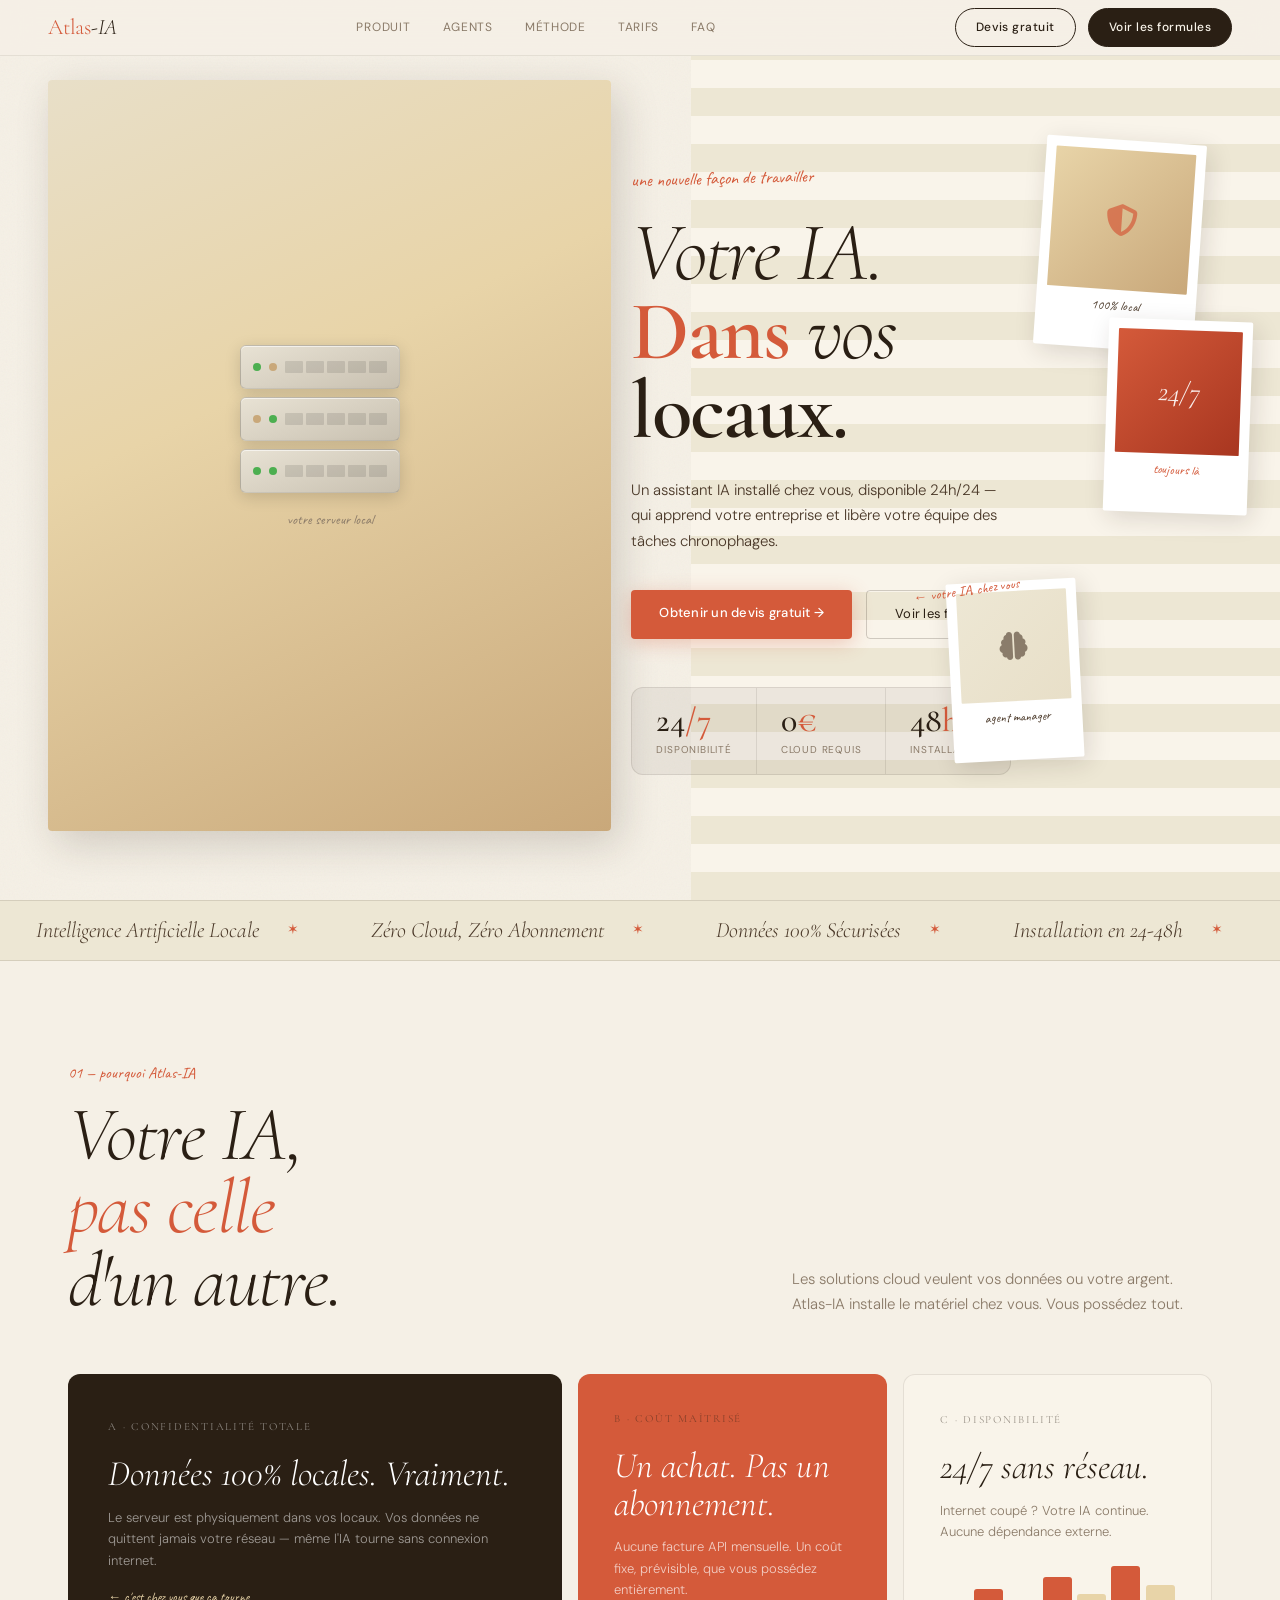
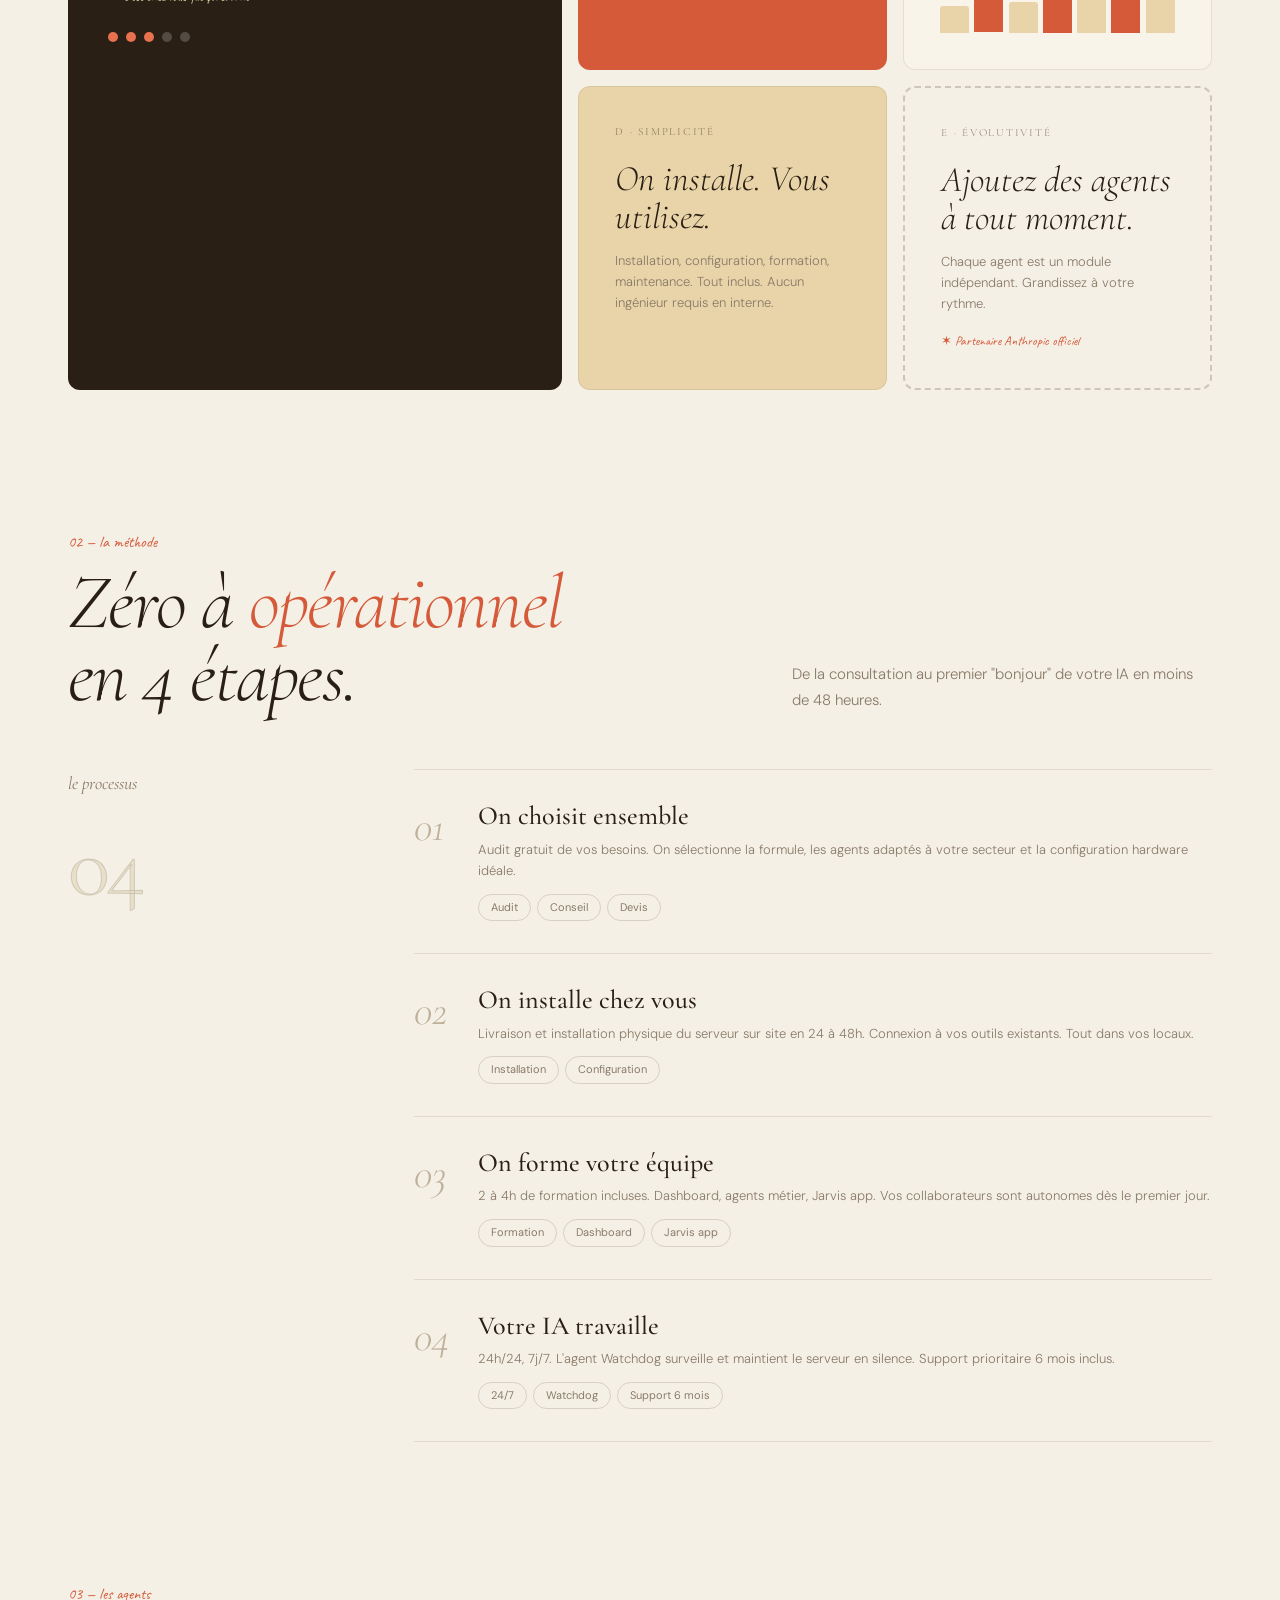
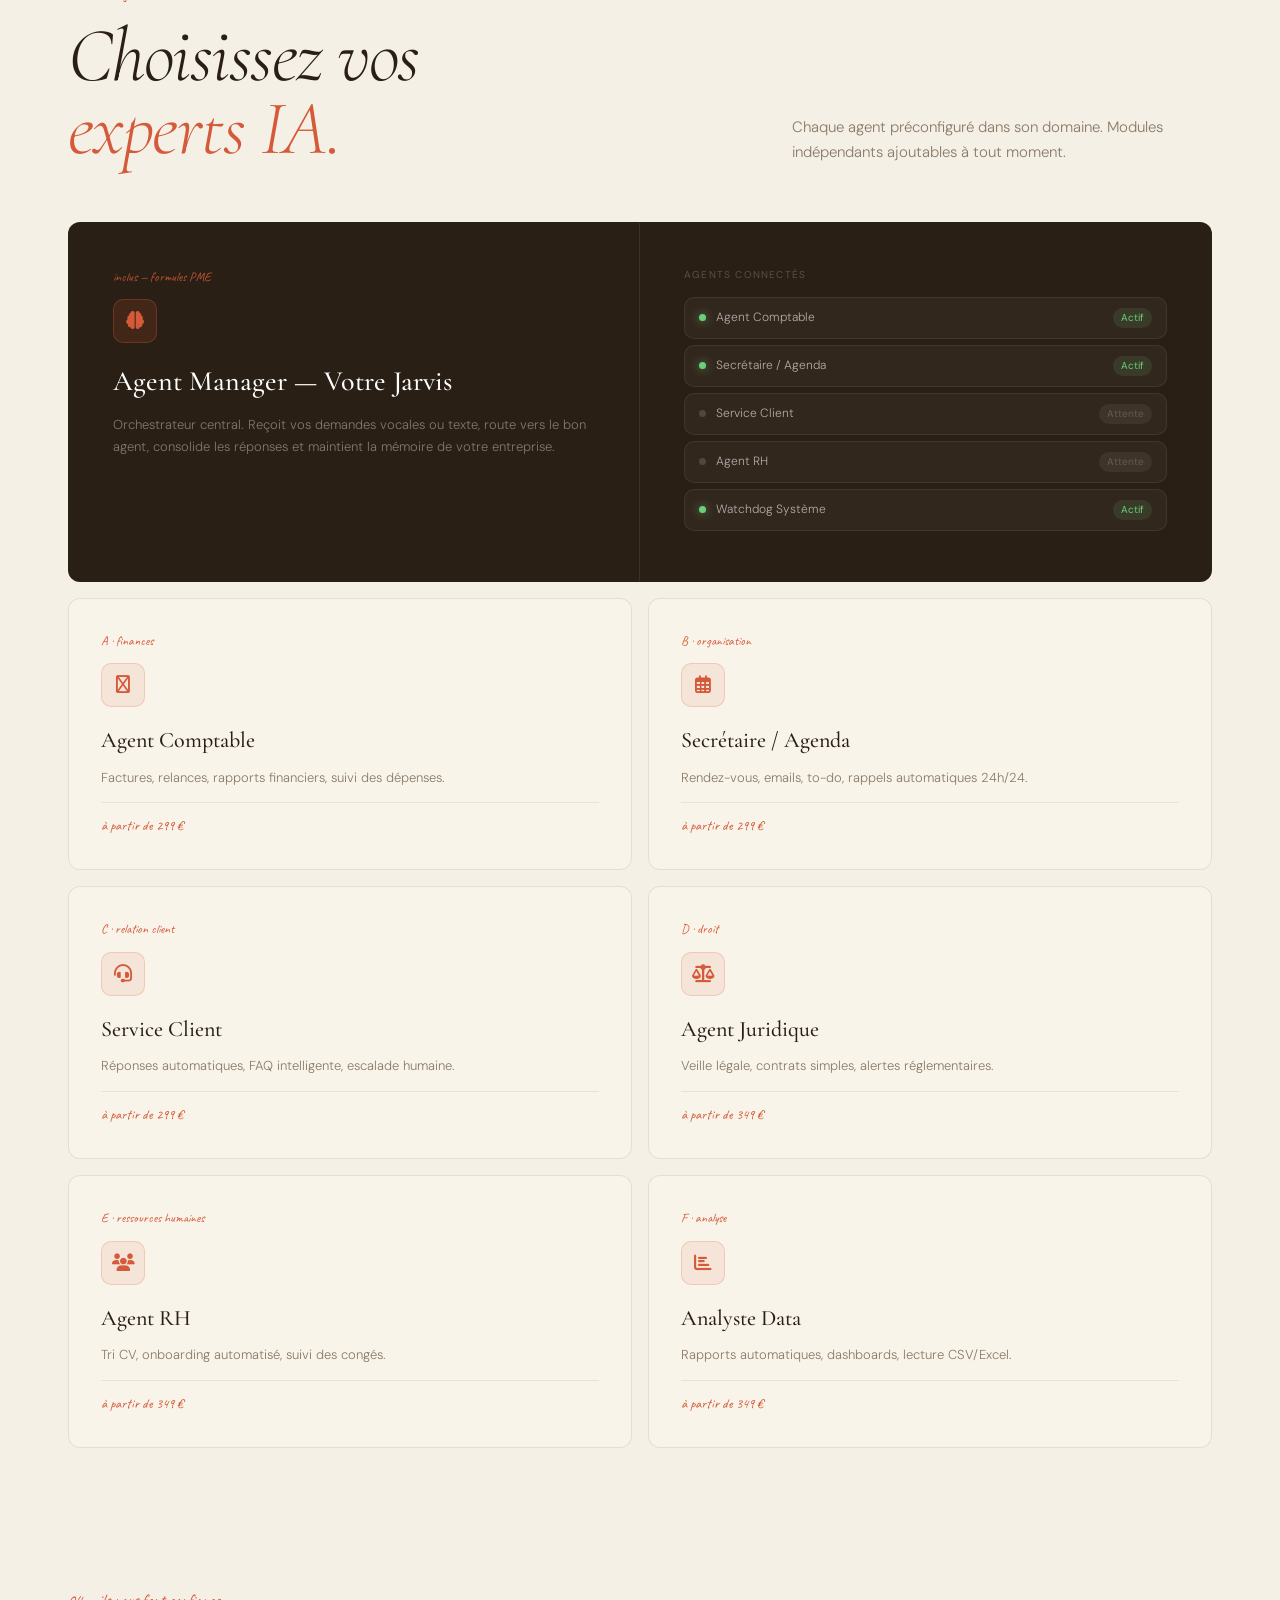
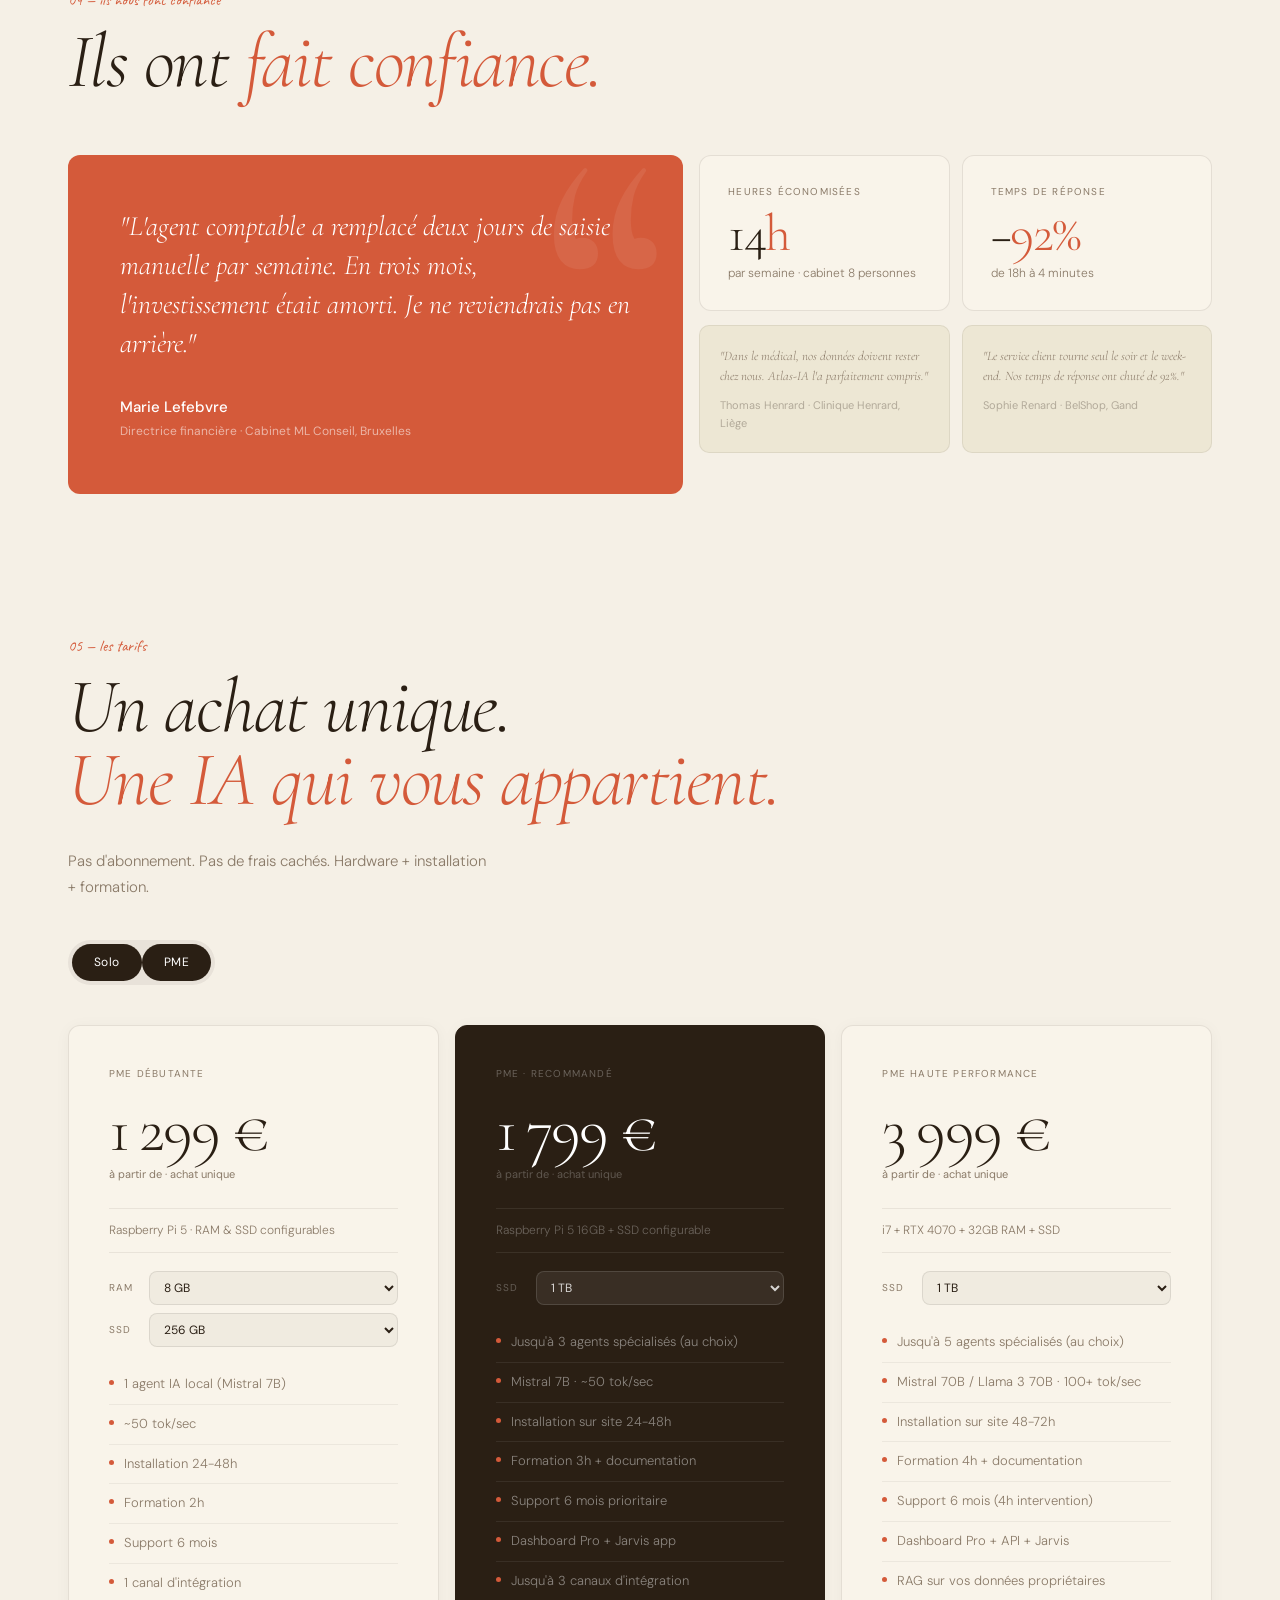
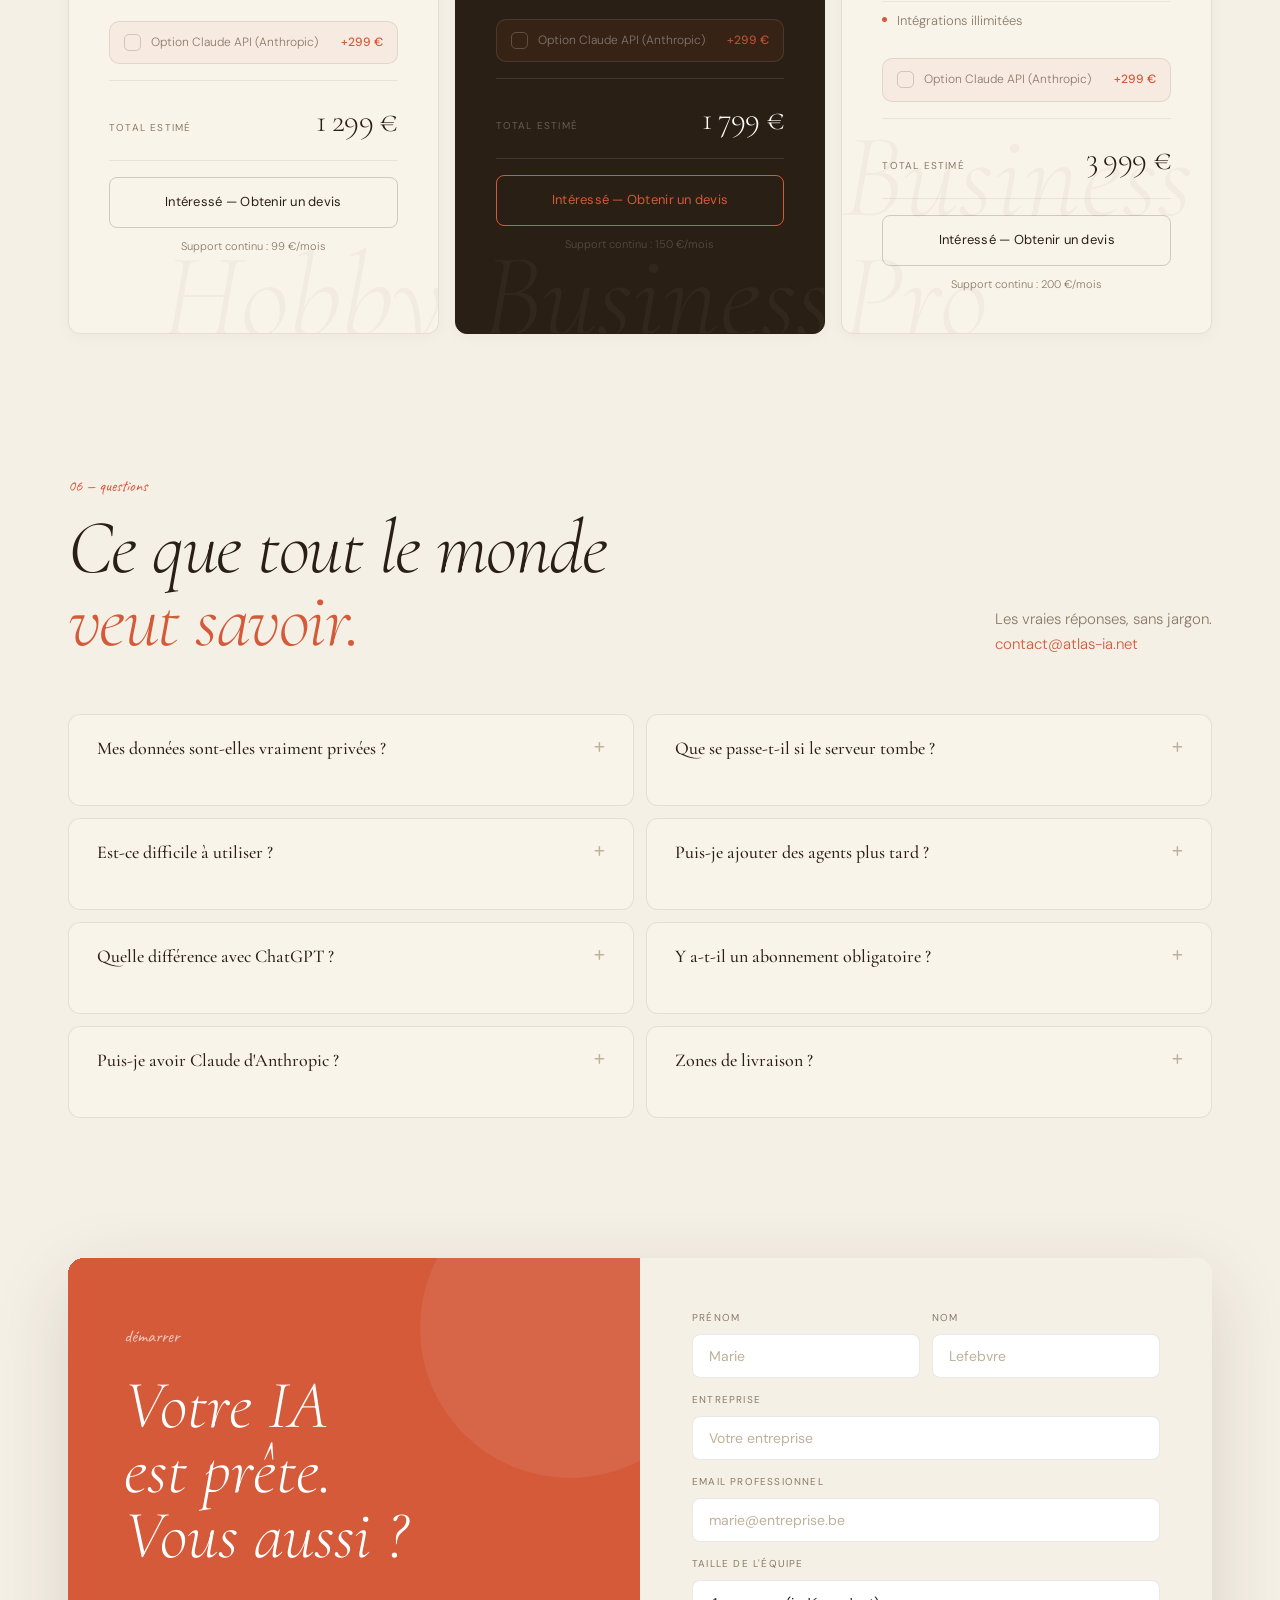
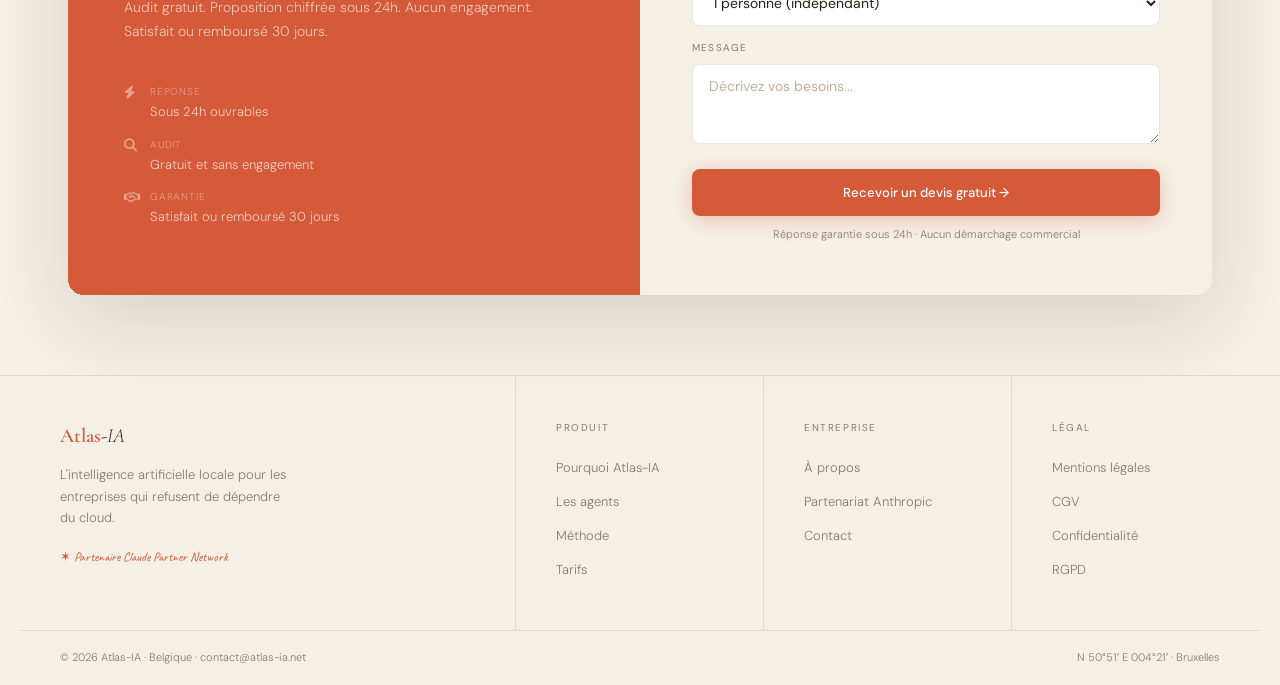
<file: V8/index.html>
<!doctype html>
<html lang="fr">
<head>
<meta charset="utf-8"/>
<meta name="viewport" content="width=device-width,initial-scale=1"/>
<title>8. Atlas-IA — Joy</title>
<link rel="preconnect" href="https://fonts.googleapis.com"/>
<link rel="preconnect" href="https://fonts.gstatic.com" crossorigin/>
<link href="https://fonts.googleapis.com/css2?family=Cormorant+Garamond:ital,wght@0,300;0,400;0,500;0,600;1,300;1,400;1,500;1,600&family=DM+Sans:wght@300;400;500&family=Caveat:wght@400;500;600&display=swap" rel="stylesheet"/>
<link rel="stylesheet" href="https://cdnjs.cloudflare.com/ajax/libs/font-awesome/6.5.1/css/all.min.css"/>
<link rel="stylesheet" href="./style.css">
</head>
<body>

<!-- NAV -->
<nav>
  <a href="#" class="nav-logo"><em>Atlas</em>-IA</a>
  <div class="nav-links">
    <a href="#caps">Produit</a>
    <a href="#agents">Agents</a>
    <a href="#methode">Méthode</a>
    <a href="#pricing">Tarifs</a>
    <a href="#faq">FAQ</a>
  </div>
  <div class="nav-cta">
    <a href="#contact" class="btn-pill">Devis gratuit</a>
    <a href="#pricing" class="btn-pill fill">Voir les formules</a>
  </div>
  <div class="nav-burger"><i class="fa-solid fa-bars"></i></div>
</nav>

<!-- HERO -->
<section id="hero">
  <div class="hero-stripe"></div>

  <!-- Main photo block -->
  <div class="hero-photo-main">
    <div class="photo-placeholder">
      <div class="photo-server-3d">
        <div class="server-body">
          <div class="server-led"></div>
          <div class="server-led amber"></div>
          <div class="server-vents">
            <div class="vent"></div><div class="vent"></div><div class="vent"></div>
            <div class="vent"></div><div class="vent"></div>
          </div>
        </div>
        <div class="server-body" style="animation-delay:.4s">
          <div class="server-led amber"></div>
          <div class="server-led" style="animation-delay:.3s"></div>
          <div class="server-vents">
            <div class="vent"></div><div class="vent"></div><div class="vent"></div>
            <div class="vent"></div><div class="vent"></div>
          </div>
        </div>
        <div class="server-body" style="animation-delay:.8s">
          <div class="server-led"></div>
          <div class="server-led"></div>
          <div class="server-vents">
            <div class="vent"></div><div class="vent"></div><div class="vent"></div>
            <div class="vent"></div><div class="vent"></div>
          </div>
        </div>
        <div style="margin-top:16px;font-family:var(--script);font-size:14px;color:var(--gray);text-align:center">votre serveur local</div>
      </div>
    </div>
  </div>

  <!-- Floating Polaroids -->
  <div class="polaroid" id="pol1">
    <div class="polaroid-img" style="background:linear-gradient(135deg,var(--sand2),var(--sand));display:flex;align-items:center;justify-content:center">
      <i class="fa-solid fa-shield-halved" style="font-size:32px;color:var(--coral);opacity:.7"></i>
    </div>
    <div class="polaroid-caption">100% local</div>
  </div>
  <div class="polaroid" id="pol2">
    <div class="polaroid-img" style="background:linear-gradient(135deg,var(--cream2),var(--cream3));display:flex;align-items:center;justify-content:center">
      <i class="fa-solid fa-brain" style="font-size:28px;color:var(--ink2);opacity:.6"></i>
    </div>
    <div class="polaroid-caption">agent manager</div>
  </div>
  <div class="polaroid" id="pol3">
    <div class="polaroid-img" style="background:linear-gradient(135deg,var(--coral),var(--rust));display:flex;align-items:center;justify-content:center">
      <span style="font-family:var(--serif);font-style:italic;font-size:28px;color:rgba(255,255,255,.9)">24/7</span>
    </div>
    <div class="polaroid-caption" style="color:var(--coral)">toujours là</div>
  </div>

  <!-- Annotation -->
  <div class="annotation" style="right:260px;top:580px;transform:rotate(-8deg)">
    ← votre IA, chez vous
  </div>

  <!-- Hero text -->
  <div class="hero-text-block">
    <div class="hero-left"></div>
    <div class="hero-right">
      <div class="hero-eyebrow">une nouvelle façon de travailler</div>
      <h1 class="hero-h1">
        Votre IA.<br/>
        <span class="plain coral">Dans</span> vos<br/>
        <span class="plain">locaux.</span>
      </h1>
      <p class="hero-sub">Un assistant IA installé chez vous, disponible 24h/24 — qui apprend votre entreprise et libère votre équipe des tâches chronophages.</p>
      <div class="hero-actions">
        <a href="#contact" class="btn-coral">Obtenir un devis gratuit →</a>
        <a href="#pricing" class="btn-ghost-ink">Voir les formules</a>
      </div>
      <div class="hero-stats">
        <div class="hstat"><div class="hstat-val">24<span>/7</span></div><div class="hstat-lbl">Disponibilité</div></div>
        <div class="hstat"><div class="hstat-val">0<span>€</span></div><div class="hstat-lbl">Cloud requis</div></div>
        <div class="hstat"><div class="hstat-val">48<span>h</span></div><div class="hstat-lbl">Installation</div></div>
      </div>
    </div>
  </div>
</section>

<!-- MARQUEE -->
<div class="mq-wrap">
  <div class="mq-track">
    <span class="mq-item">Intelligence Artificielle Locale</span>
    <span class="mq-item">Zéro Cloud, Zéro Abonnement</span>
    <span class="mq-item">Données 100% Sécurisées</span>
    <span class="mq-item">Installation en 24-48h</span>
    <span class="mq-item">Partenaire officiel Anthropic</span>
    <span class="mq-item">Agents Métier Sur Mesure</span>
    <span class="mq-item">Support 6 Mois Inclus</span>
    <span class="mq-item">Intelligence Artificielle Locale</span>
    <span class="mq-item">Zéro Cloud, Zéro Abonnement</span>
    <span class="mq-item">Données 100% Sécurisées</span>
    <span class="mq-item">Installation en 24-48h</span>
    <span class="mq-item">Partenaire officiel Anthropic</span>
    <span class="mq-item">Agents Métier Sur Mesure</span>
    <span class="mq-item">Support 6 Mois Inclus</span>
  </div>
</div>

<!-- CAPABILITIES -->
<section id="caps" class="sec">
<div class="wrap">
  <div class="caps-header rev">
    <div>
      <div class="sec-label">01 — pourquoi Atlas-IA</div>
      <h2 class="sec-h2">Votre IA,<br/><span class="coral">pas celle</span><br/>d'un autre.</h2>
    </div>
    <p class="sec-sub">Les solutions cloud veulent vos données ou votre argent. Atlas-IA installe le matériel chez vous. Vous possédez tout.</p>
  </div>
  <div class="caps-grid rev" style="transition-delay:.08s">
    <div class="cap-card main">
      <div class="cap-num">A · Confidentialité totale</div>
      <div class="cap-title">Données 100% locales. Vraiment.</div>
      <p class="cap-body">Le serveur est physiquement dans vos locaux. Vos données ne quittent jamais votre réseau — même l'IA tourne sans connexion internet.</p>
      <div class="cap-annotation">← c'est chez vous que ça tourne</div>
      <div class="cap-dots">
        <div class="cdot on"></div><div class="cdot on"></div><div class="cdot on"></div>
        <div class="cdot"></div><div class="cdot"></div>
      </div>
    </div>
    <div class="cap-card coral-card">
      <div class="cap-num">B · Coût maîtrisé</div>
      <div class="cap-title">Un achat. Pas un abonnement.</div>
      <p class="cap-body">Aucune facture API mensuelle. Un coût fixe, prévisible, que vous possédez entièrement.</p>
    </div>
    <div class="cap-card cream">
      <div class="cap-num">C · Disponibilité</div>
      <div class="cap-title">24/7 sans réseau.</div>
      <p class="cap-body">Internet coupé ? Votre IA continue. Aucune dépendance externe.</p>
      <div class="cap-bars">
        <div class="cap-bar" style="height:38%;background:var(--sand2);animation-delay:.1s"></div>
        <div class="cap-bar" style="height:62%;background:var(--coral);animation-delay:.15s"></div>
        <div class="cap-bar" style="height:44%;background:var(--sand2);animation-delay:.2s"></div>
        <div class="cap-bar" style="height:80%;background:var(--coral);animation-delay:.25s"></div>
        <div class="cap-bar" style="height:55%;background:var(--sand2);animation-delay:.3s"></div>
        <div class="cap-bar" style="height:96%;background:var(--coral);animation-delay:.35s"></div>
        <div class="cap-bar" style="height:68%;background:var(--sand2);animation-delay:.4s"></div>
      </div>
    </div>
    <div class="cap-card sand">
      <div class="cap-num">D · Simplicité</div>
      <div class="cap-title">On installe. Vous utilisez.</div>
      <p class="cap-body">Installation, configuration, formation, maintenance. Tout inclus. Aucun ingénieur requis en interne.</p>
    </div>
    <div class="cap-card outline">
      <div class="cap-num">E · Évolutivité</div>
      <div class="cap-title">Ajoutez des agents à tout moment.</div>
      <p class="cap-body">Chaque agent est un module indépendant. Grandissez à votre rythme.</p>
      <div class="cap-annotation" style="color:var(--coral)">✶ Partenaire Anthropic officiel</div>
    </div>
  </div>
</div>
</section>

<!-- WORKFLOW -->
<section id="methode" class="sec" style="padding-top:40px">
<div class="wrap">
  <div class="rev">
    <div class="sec-label">02 — la méthode</div>
    <div style="display:flex;align-items:flex-end;justify-content:space-between;gap:32px;flex-wrap:wrap;margin-bottom:0">
      <h2 class="sec-h2">Zéro à <span class="coral">opérationnel</span><br/>en 4 étapes.</h2>
      <p class="sec-sub">De la consultation au premier "bonjour" de votre IA en moins de 48 heures.</p>
    </div>
  </div>
  <div class="wf-layout rev" style="transition-delay:.08s">
    <div class="wf-sidebar">
      <div class="wf-sidebar-title">le processus</div>
      <div class="wf-counter">04</div>
    </div>
    <div class="wf-steps">
      <div class="wf-step">
        <div class="wf-step-num">01</div>
        <div class="wf-step-content">
          <div class="wf-step-title">On choisit ensemble</div>
          <p class="wf-step-body">Audit gratuit de vos besoins. On sélectionne la formule, les agents adaptés à votre secteur et la configuration hardware idéale.</p>
          <div class="wf-step-chips"><span class="wf-chip">Audit</span><span class="wf-chip">Conseil</span><span class="wf-chip">Devis</span></div>
        </div>
      </div>
      <div class="wf-step">
        <div class="wf-step-num">02</div>
        <div class="wf-step-content">
          <div class="wf-step-title">On installe chez vous</div>
          <p class="wf-step-body">Livraison et installation physique du serveur sur site en 24 à 48h. Connexion à vos outils existants. Tout dans vos locaux.</p>
          <div class="wf-step-chips"><span class="wf-chip">Installation</span><span class="wf-chip">Configuration</span></div>
        </div>
      </div>
      <div class="wf-step">
        <div class="wf-step-num">03</div>
        <div class="wf-step-content">
          <div class="wf-step-title">On forme votre équipe</div>
          <p class="wf-step-body">2 à 4h de formation incluses. Dashboard, agents métier, Jarvis app. Vos collaborateurs sont autonomes dès le premier jour.</p>
          <div class="wf-step-chips"><span class="wf-chip">Formation</span><span class="wf-chip">Dashboard</span><span class="wf-chip">Jarvis app</span></div>
        </div>
      </div>
      <div class="wf-step">
        <div class="wf-step-num">04</div>
        <div class="wf-step-content">
          <div class="wf-step-title">Votre IA travaille</div>
          <p class="wf-step-body">24h/24, 7j/7. L'agent Watchdog surveille et maintient le serveur en silence. Support prioritaire 6 mois inclus.</p>
          <div class="wf-step-chips"><span class="wf-chip">24/7</span><span class="wf-chip">Watchdog</span><span class="wf-chip">Support 6 mois</span></div>
        </div>
      </div>
    </div>
  </div>
</div>
</section>

<!-- AGENTS -->
<section id="agents" class="sec" style="padding-top:40px">
<div class="wrap">
  <div class="rev">
    <div class="sec-label">03 — les agents</div>
    <div style="display:flex;align-items:flex-end;justify-content:space-between;gap:32px;flex-wrap:wrap;margin-bottom:56px">
      <h2 class="sec-h2">Choisissez vos<br/><span class="coral">experts IA.</span></h2>
      <p class="sec-sub">Chaque agent préconfiguré dans son domaine. Modules indépendants ajoutables à tout moment.</p>
    </div>
  </div>
  <div class="agents-layout rev" style="transition-delay:.08s">
    <div class="agent-card mgr">
      <div class="mgr-left">
        <div class="agent-label">inclus — formules PME</div>
        <div class="agent-icon"><i class="fa-solid fa-brain"></i></div>
        <div class="agent-title">Agent Manager — Votre Jarvis</div>
        <p class="agent-body" style="margin-top:10px">Orchestrateur central. Reçoit vos demandes vocales ou texte, route vers le bon agent, consolide les réponses et maintient la mémoire de votre entreprise.</p>
      </div>
      <div class="mgr-right">
        <div class="nodes-label">Agents connectés</div>
        <div class="anode"><div class="an-dot on"></div><span class="an-name">Agent Comptable</span><span class="an-st on">Actif</span></div>
        <div class="anode"><div class="an-dot on"></div><span class="an-name">Secrétaire / Agenda</span><span class="an-st on">Actif</span></div>
        <div class="anode"><div class="an-dot off"></div><span class="an-name">Service Client</span><span class="an-st off">Attente</span></div>
        <div class="anode"><div class="an-dot off"></div><span class="an-name">Agent RH</span><span class="an-st off">Attente</span></div>
        <div class="anode"><div class="an-dot on"></div><span class="an-name">Watchdog Système</span><span class="an-st on">Actif</span></div>
      </div>
    </div>
    <div class="agent-card"><div class="agent-label">A · finances</div><div class="agent-icon"><i class="fa-regular fa-file-invoice-dollar"></i></div><div class="agent-title">Agent Comptable</div><p class="agent-body">Factures, relances, rapports financiers, suivi des dépenses.</p><div class="agent-price">à partir de 299 €</div></div>
    <div class="agent-card"><div class="agent-label">B · organisation</div><div class="agent-icon"><i class="fa-regular fa-calendar-days"></i></div><div class="agent-title">Secrétaire / Agenda</div><p class="agent-body">Rendez-vous, emails, to-do, rappels automatiques 24h/24.</p><div class="agent-price">à partir de 299 €</div></div>
    <div class="agent-card"><div class="agent-label">C · relation client</div><div class="agent-icon"><i class="fa-solid fa-headset"></i></div><div class="agent-title">Service Client</div><p class="agent-body">Réponses automatiques, FAQ intelligente, escalade humaine.</p><div class="agent-price">à partir de 299 €</div></div>
    <div class="agent-card"><div class="agent-label">D · droit</div><div class="agent-icon"><i class="fa-solid fa-scale-balanced"></i></div><div class="agent-title">Agent Juridique</div><p class="agent-body">Veille légale, contrats simples, alertes réglementaires.</p><div class="agent-price">à partir de 349 €</div></div>
    <div class="agent-card"><div class="agent-label">E · ressources humaines</div><div class="agent-icon"><i class="fa-solid fa-users"></i></div><div class="agent-title">Agent RH</div><p class="agent-body">Tri CV, onboarding automatisé, suivi des congés.</p><div class="agent-price">à partir de 349 €</div></div>
    <div class="agent-card"><div class="agent-label">F · analyse</div><div class="agent-icon"><i class="fa-solid fa-chart-bar"></i></div><div class="agent-title">Analyste Data</div><p class="agent-body">Rapports automatiques, dashboards, lecture CSV/Excel.</p><div class="agent-price">à partir de 349 €</div></div>
  </div>
</div>
</section>

<!-- TESTIMONIALS -->
<section id="testi" class="sec" style="padding-top:40px">
<div class="wrap">
  <div class="rev">
    <div class="sec-label">04 — ils nous font confiance</div>
    <h2 class="sec-h2" style="margin-bottom:56px">Ils ont <span class="coral">fait confiance.</span></h2>
  </div>
  <div class="testi-layout rev" style="transition-delay:.08s">
    <div class="testi-main">
      <div class="tq">"L'agent comptable a remplacé deux jours de saisie manuelle par semaine. En trois mois, l'investissement était amorti. Je ne reviendrais pas en arrière."</div>
      <div class="ta-name">Marie Lefebvre</div>
      <div class="ta-role">Directrice financière · Cabinet ML Conseil, Bruxelles</div>
    </div>
    <div class="testi-right">
      <div style="display:grid;grid-template-columns:1fr 1fr;gap:12px">
        <div class="tstat"><div class="ts-n">Heures économisées</div><div class="ts-v">14<span>h</span></div><div class="ts-d">par semaine · cabinet 8 personnes</div></div>
        <div class="tstat"><div class="ts-n">Temps de réponse</div><div class="ts-v">−<span>92%</span></div><div class="ts-d">de 18h à 4 minutes</div></div>
      </div>
      <div class="tsmalls">
        <div class="tsm"><div class="tsm-q">"Dans le médical, nos données doivent rester chez nous. Atlas-IA l'a parfaitement compris."</div><div class="tsm-a">Thomas Henrard · Clinique Henrard, Liège</div></div>
        <div class="tsm"><div class="tsm-q">"Le service client tourne seul le soir et le week-end. Nos temps de réponse ont chuté de 92%."</div><div class="tsm-a">Sophie Renard · BelShop, Gand</div></div>
      </div>
    </div>
  </div>
</div>
</section>

<!-- PRICING -->
<section id="pricing" class="sec" style="padding-top:40px">
<div class="wrap">
  <div class="rev">
    <div class="sec-label">05 — les tarifs</div>
    <div style="display:flex;align-items:flex-end;justify-content:space-between;gap:32px;flex-wrap:wrap;margin-bottom:40px">
      <h2 class="sec-h2">Un achat unique.<br/><span class="coral">Une IA qui vous appartient.</span></h2>
      <p class="sec-sub">Pas d'abonnement. Pas de frais cachés. Hardware + installation + formation.</p>
    </div>
  </div>
  <div class="ptoggle"><span class="pto on" id="pso" onclick="setG('solo')">Solo</span><span class="pto on" id="ppm" onclick="setG('pme')">PME</span></div>
  <div class="pgrid rev" id="PG" style="transition-delay:.08s"></div>
</div>
</section>

<!-- FAQ -->
<section id="faq" class="sec" style="padding-top:40px">
<div class="wrap">
  <div class="rev">
    <div class="sec-label">06 — questions</div>
    <div style="display:flex;align-items:flex-end;justify-content:space-between;gap:32px;flex-wrap:wrap;margin-bottom:0">
      <h2 class="sec-h2">Ce que tout le monde<br/><span class="coral">veut savoir.</span></h2>
      <p class="sec-sub">Les vraies réponses, sans jargon.<br/><a href="mailto:contact@atlas-ia.net" style="color:var(--coral)">contact@atlas-ia.net</a></p>
    </div>
  </div>
  <div class="faq-grid rev" id="FG" style="transition-delay:.08s"></div>
</div>
</section>

<!-- CONTACT -->
<section id="contact" class="sec" style="padding-top:40px;padding-bottom:80px">
<div class="wrap">
  <div class="cta-block rev">
    <div class="cta-left">
      <div class="cta-ey">démarrer</div>
      <div class="cta-h">Votre IA<br/>est prête.<br/>Vous aussi ?</div>
      <p class="cta-s">Audit gratuit. Proposition chiffrée sous 24h. Aucun engagement. Satisfait ou remboursé 30 jours.</p>
      <div class="cta-pts">
        <div class="cpt"><i class="fa-solid fa-bolt"></i><div><span class="cpt-l">Réponse</span>Sous 24h ouvrables</div></div>
        <div class="cpt"><i class="fa-solid fa-magnifying-glass"></i><div><span class="cpt-l">Audit</span>Gratuit et sans engagement</div></div>
        <div class="cpt"><i class="fa-regular fa-handshake"></i><div><span class="cpt-l">Garantie</span>Satisfait ou remboursé 30 jours</div></div>
      </div>
    </div>
    <div class="cta-right">
      <div class="frow"><div><label class="fl">Prénom</label><input class="fi" type="text" placeholder="Marie"/></div><div><label class="fl">Nom</label><input class="fi" type="text" placeholder="Lefebvre"/></div></div>
      <div><label class="fl">Entreprise</label><input class="fi" type="text" placeholder="Votre entreprise"/></div>
      <div><label class="fl">Email professionnel</label><input class="fi" type="email" placeholder="marie@entreprise.be"/></div>
      <div><label class="fl">Taille de l'équipe</label><select class="fi" style="background:white"><option>1 personne (indépendant)</option><option>2–10 personnes</option><option>11–50 personnes</option><option>51–200 personnes</option><option>200+ personnes</option></select></div>
      <div><label class="fl">Message</label><textarea class="fi" rows="3" placeholder="Décrivez vos besoins..."></textarea></div>
      <button class="fsub" onclick="this.textContent='Message envoyé ✓';this.style.background='#4a8a5a'">Recevoir un devis gratuit →</button>
      <div class="fnote">Réponse garantie sous 24h · Aucun démarchage commercial</div>
    </div>
  </div>
</div>
</section>

<!-- FOOTER -->
<footer>
  <div class="fmain">
    <div class="fcc"><div class="f-logo"><em>Atlas</em>-IA</div><p class="ftag">L'intelligence artificielle locale pour les entreprises qui refusent de dépendre du cloud.</p><div class="fpar">✶ Partenaire Claude Partner Network</div></div>
    <div class="fcc"><h5>Produit</h5><ul><li><a href="#caps">Pourquoi Atlas-IA</a></li><li><a href="#agents">Les agents</a></li><li><a href="#methode">Méthode</a></li><li><a href="#pricing">Tarifs</a></li></ul></div>
    <div class="fcc"><h5>Entreprise</h5><ul><li><a href="#">À propos</a></li><li><a href="#">Partenariat Anthropic</a></li><li><a href="#">Contact</a></li></ul></div>
    <div class="fcc"><h5>Légal</h5><ul><li><a href="#">Mentions légales</a></li><li><a href="#">CGV</a></li><li><a href="#">Confidentialité</a></li><li><a href="#">RGPD</a></li></ul></div>
  </div>
  <div class="fbot"><span>© 2026 Atlas-IA · Belgique · contact@atlas-ia.net</span><span>N 50°51′ E 004°21′ · Bruxelles</span></div>
</footer>

<script src="./scripts.js"></script>
</body>
</html>
</file>
<file: style.css>
:root{
  --bg:#111010;
  --bg2:#1a1818;
  --bg3:#222020;
  --pink:#ff3d9a;
  --pink2:#ff7cc4;
  --pink3:rgba(255,61,154,.12);
  --white:#ffffff;
  --off:#f0eee8;
  --gray:#888080;
  --gray2:#444040;
  --display:'Bebas Neue',sans-serif;
  --body:'Space Grotesk',sans-serif;
  --mono:'Space Mono',monospace;
}
*{box-sizing:border-box;margin:0;padding:0;cursor:none!important}
html{scroll-behavior:smooth}
body{background:var(--bg);color:var(--white);font-family:var(--body);-webkit-font-smoothing:antialiased;overflow-x:hidden}
a{color:inherit;text-decoration:none}

/* CURSOR */
#CUR{position:fixed;top:0;left:0;pointer-events:none;z-index:9999}
.cr-dot{width:10px;height:10px;border-radius:50%;background:var(--pink);position:absolute;transform:translate(-50%,-50%);mix-blend-mode:screen}
.cr-ring{width:38px;height:38px;border-radius:50%;border:1.5px solid var(--pink);position:absolute;transform:translate(-50%,-50%);opacity:.6;transition:all .12s ease}
body.hov .cr-dot{width:16px;height:16px}
body.hov .cr-ring{width:60px;height:60px;border-color:var(--white)}

/* NOISE */
body::before{content:'';position:fixed;inset:0;z-index:0;pointer-events:none;opacity:.04;
  background-image:url("data:image/svg+xml,%3Csvg xmlns='http://www.w3.org/2000/svg' width='200' height='200'%3E%3Cfilter id='n'%3E%3CfeTurbulence type='fractalNoise' baseFrequency='.85' numOctaves='3' seed='2'/%3E%3C/filter%3E%3Crect width='100%25' height='100%25' filter='url(%23n)'/%3E%3C/svg%3E");
  background-size:200px;mix-blend-mode:overlay}

/* NAV */
nav{position:fixed;top:0;left:0;right:0;z-index:100;height:56px;background:rgba(17,16,16,.9);backdrop-filter:blur(20px);border-bottom:1px solid rgba(255,61,154,.15);display:flex;align-items:stretch}
.nav-in{display:flex;align-items:stretch;width:100%;padding:0 32px}
.nav-logo{display:flex;align-items:center;gap:10px;font-family:var(--display);font-size:20px;letter-spacing:.04em;color:var(--white);margin-right:auto}
.nav-logo span{color:var(--pink)}
.nav-meta{display:flex;align-items:center;gap:28px;font-family:var(--mono);font-size:10px;letter-spacing:.12em;text-transform:uppercase;color:var(--gray)}
.nav-meta span{display:flex;align-items:center;gap:6px}
.nav-meta span::before{content:'';width:6px;height:6px;border-radius:50%;background:var(--pink);animation:blink 2s ease-in-out infinite}
@keyframes blink{50%{opacity:.2}}
.nav-dot-pink{background:var(--pink)!important}

/* HERO */
#hero{padding-top:56px;position:relative;overflow:hidden;border-bottom:1px solid rgba(255,255,255,.06)}

/* INFO BAR */
.info-bar{display:grid;grid-template-columns:repeat(4,1fr);border-bottom:1px solid rgba(255,255,255,.06);max-width:100%}
.ib{padding:16px 32px;border-right:1px solid rgba(255,255,255,.06)}
.ib:last-child{border-right:none}
.ib-label{font-family:var(--mono);font-size:9px;letter-spacing:.18em;text-transform:uppercase;color:var(--gray);margin-bottom:4px}
.ib-val{font-family:var(--mono);font-size:12px;color:var(--off)}

/* HERO MAIN */
.hero-main{padding:28px 32px 0;position:relative}
.hero-h1{font-family:var(--display);font-size:clamp(88px,15vw,220px);letter-spacing:.01em;line-height:.88;color:var(--white);position:relative;z-index:2}
.hero-h1 .pink{color:var(--pink);font-family:'Space Grotesk';font-weight:700;font-style:italic;font-size:.38em;vertical-align:super}
.hero-h1 .stroke{-webkit-text-stroke:2px rgba(255,255,255,.3);color:transparent}
.hero-sub-bar{display:flex;align-items:center;justify-content:space-between;padding:24px 32px 32px;gap:32px;flex-wrap:wrap;border-bottom:1px solid rgba(255,255,255,.06)}
.hero-desc{font-family:var(--mono);font-size:12px;line-height:1.7;color:var(--gray);max-width:560px;text-transform:uppercase;letter-spacing:.04em}
.hero-actions{display:flex;gap:12px;align-items:center;flex-shrink:0}
.btn-pink{font-family:var(--mono);font-size:11px;letter-spacing:.1em;text-transform:uppercase;padding:13px 28px;border-radius:999px;background:var(--pink);color:white;border:none;transition:.2s;box-shadow:0 4px 24px rgba(255,61,154,.4)}
.btn-pink:hover{background:var(--pink2);transform:translateY(-2px);box-shadow:0 8px 36px rgba(255,61,154,.55)}
.btn-outline-w{font-family:var(--mono);font-size:11px;letter-spacing:.1em;text-transform:uppercase;padding:13px 28px;border-radius:999px;background:transparent;color:var(--white);border:1.5px solid rgba(255,255,255,.2);transition:.2s}
.btn-outline-w:hover{border-color:var(--pink);color:var(--pink)}

/* COLOR SWATCHES */
.swatches{display:flex;gap:4px}
.swatch{width:28px;height:28px;border-radius:4px}

/* MARQUEE */
.mq{overflow:hidden;border-top:1px solid rgba(255,61,154,.2);border-bottom:1px solid rgba(255,61,154,.2);padding:10px 0;background:rgba(255,61,154,.04)}
.mq-tr{display:flex;width:max-content;animation:mq 20s linear infinite}
.mq-tr:hover{animation-play-state:paused}
.mq-it{font-family:var(--display);font-size:24px;letter-spacing:.06em;color:rgba(255,255,255,.35);padding:0 28px;white-space:nowrap;display:flex;align-items:center;gap:24px}
.mq-it span{color:var(--pink);font-size:14px}
@keyframes mq{to{transform:translateX(-50%)}}

/* VERSIONS GRID */
#versions{padding:80px 0;position:relative;z-index:1}
.versions-header{padding:0 32px 48px;display:flex;align-items:flex-end;justify-content:space-between;gap:24px;border-bottom:1px solid rgba(255,255,255,.06);margin-bottom:56px;flex-wrap:wrap}
.vh-left .label{font-family:var(--mono);font-size:10px;letter-spacing:.18em;text-transform:uppercase;color:var(--pink);margin-bottom:12px;display:flex;align-items:center;gap:8px}
.vh-left .label::before{content:'';width:16px;height:2px;background:var(--pink);border-radius:1px}
.vh-h2{font-family:var(--display);font-size:clamp(52px,7vw,96px);letter-spacing:.01em;line-height:.9;color:var(--white)}
.vh-sub{font-family:var(--mono);font-size:12px;color:var(--gray);line-height:1.7;max-width:360px;letter-spacing:.04em;text-transform:uppercase}
.versions-grid{display:grid;grid-template-columns:repeat(4,1fr);gap:2px;padding:0 2px}
.v-card{position:relative;overflow:hidden;background:var(--bg2);border:1px solid rgba(255,255,255,.06);transition:transform .28s cubic-bezier(.34,1.56,.64,1),border-color .2s;cursor:pointer}
.v-card:hover{transform:translateY(-6px) scale(1.01);border-color:var(--pink);z-index:2}
.v-card:hover .v-overlay{opacity:1}
.v-card:hover .v-num{color:var(--pink)}
.v-preview{
  width:100%;
  aspect-ratio:16/10;
  position:relative;
  overflow:hidden;
}
.v-iframe-wrap{
  width:100%;height:100%;
  position:absolute;inset:0;
  pointer-events:none;
  transform-origin:top left;
}
.v-iframe-wrap iframe{
  width:1440px;height:900px;
  border:none;
  transform-origin:top left;
  pointer-events:none;
}
.v-overlay{
  position:absolute;inset:0;
  background:linear-gradient(to top,rgba(17,16,16,.95) 0%,rgba(255,61,154,.15) 60%,transparent 100%);
  display:flex;flex-direction:column;align-items:center;justify-content:flex-end;
  padding-bottom:20px;opacity:0;transition:opacity .25s;
}
.v-open-btn{
  font-family:var(--mono);font-size:11px;letter-spacing:.1em;text-transform:uppercase;
  padding:10px 22px;border-radius:999px;
  background:var(--pink);color:white;
  border:none;transition:.2s;margin-bottom:8px;
  box-shadow:0 4px 20px rgba(255,61,154,.5);
}
.v-open-btn:hover{background:var(--pink2)}
.v-card-footer{padding:18px 20px;border-top:1px solid rgba(255,255,255,.06);background:var(--bg2)}
.v-num{font-family:var(--display);font-size:32px;letter-spacing:.02em;color:rgba(255,255,255,.2);line-height:1;transition:color .2s}
.v-info{display:flex;align-items:center;justify-content:space-between;margin-top:6px}
.v-name{font-family:var(--mono);font-size:11px;letter-spacing:.06em;text-transform:uppercase;color:var(--off)}
.v-style{font-family:var(--mono);font-size:10px;letter-spacing:.04em;color:var(--gray)}
.v-tag{display:inline-block;font-family:var(--mono);font-size:9px;letter-spacing:.08em;text-transform:uppercase;padding:3px 8px;border-radius:4px;margin-top:8px}

/* ABOUT */
#about{padding:80px 32px;border-top:1px solid rgba(255,255,255,.06);position:relative;z-index:1}
.about-grid{display:grid;grid-template-columns:1fr 1fr;gap:80px;align-items:start}
.about-h{font-family:var(--display);font-size:clamp(56px,7vw,96px);letter-spacing:.01em;line-height:.92;color:var(--white);margin-bottom:28px}
.about-h span{color:var(--pink)}
.about-body{font-family:var(--mono);font-size:12px;color:var(--gray);line-height:1.8;letter-spacing:.04em;text-transform:uppercase}
.about-right{display:flex;flex-direction:column;gap:16px}
.about-stat{padding:28px;background:var(--bg2);border:1px solid rgba(255,255,255,.06);border-radius:12px;transition:border-color .2s,transform .25s}
.about-stat:hover{border-color:var(--pink);transform:translateX(6px)}
.as-n{font-family:var(--mono);font-size:9px;letter-spacing:.18em;text-transform:uppercase;color:var(--gray);margin-bottom:8px}
.as-v{font-family:var(--display);font-size:52px;letter-spacing:.01em;line-height:1;color:var(--white)}
.as-v span{color:var(--pink)}
.as-d{font-family:var(--mono);font-size:11px;color:var(--gray);margin-top:4px;letter-spacing:.04em;text-transform:uppercase}

/* TECH */
.tech-bar{display:flex;flex-wrap:wrap;gap:8px;margin-top:32px}
.tech-pill{font-family:var(--mono);font-size:10px;letter-spacing:.08em;text-transform:uppercase;padding:6px 14px;border-radius:999px;border:1px solid rgba(255,255,255,.12);color:var(--gray);transition:.2s}
.tech-pill:hover{border-color:var(--pink);color:var(--pink)}

/* FOOTER */
footer{border-top:1px solid rgba(255,61,154,.2);padding:24px 32px;display:flex;align-items:center;justify-content:space-between;position:relative;z-index:1;flex-wrap:wrap;gap:16px}
.foot-logo{font-family:var(--display);font-size:18px;letter-spacing:.04em;color:var(--white)}
.foot-logo span{color:var(--pink)}
.foot-meta{font-family:var(--mono);font-size:10px;letter-spacing:.08em;text-transform:uppercase;color:var(--gray)}
.foot-links{display:flex;gap:20px}
.foot-links a{font-family:var(--mono);font-size:10px;letter-spacing:.08em;text-transform:uppercase;color:var(--gray);transition:color .15s}
.foot-links a:hover{color:var(--pink)}

/* MODAL */
.modal{position:fixed;inset:0;z-index:200;background:rgba(11,10,10,.92);backdrop-filter:blur(16px);display:flex;flex-direction:column;align-items:center;justify-content:center;opacity:0;pointer-events:none;transition:opacity .25s}
.modal.open{opacity:1;pointer-events:all}
.modal-header{width:100%;padding:14px 24px;display:flex;align-items:center;justify-content:space-between;border-bottom:1px solid rgba(255,255,255,.08);background:rgba(17,16,16,.95)}
.modal-title{font-family:var(--display);font-size:22px;letter-spacing:.04em;color:var(--white)}
.modal-title span{color:var(--pink)}
.modal-close{width:36px;height:36px;border-radius:50%;background:rgba(255,255,255,.08);border:1px solid rgba(255,255,255,.12);display:grid;place-items:center;color:var(--white);font-size:16px;transition:.2s}
.modal-close:hover{background:var(--pink);border-color:var(--pink)}
.modal-frame{flex:1;width:100%;border:none}

/* REVEAL */
.rev{opacity:0;transform:translateY(24px);transition:opacity .6s ease,transform .6s ease}
.rev.in{opacity:1;transform:none}

/* RESPONSIVE */
@media(max-width:1100px){
  .versions-grid{grid-template-columns:repeat(2,1fr)}
  .about-grid{grid-template-columns:1fr;gap:40px}
}
@media(max-width:700px){
  .versions-grid{grid-template-columns:1fr}
  .info-bar{grid-template-columns:1fr 1fr}
  .nav-meta{display:none}
  nav{padding:0 20px}
  .hero-main,.hero-sub-bar,.versions-header,#about{padding-left:20px;padding-right:20px}
}
</file>
<file: V1/style.css>
:root {
  --navy: #0d3b66;
  --navy-deep: #081e35;
  --navy-mid: #0f4880;
  --teal: #0a9396;
  --teal-light: #94d2bd;
  --gold: #e9c46a;
  --bg: #070d16;
  --bg2: #0c1624;
  --bg3: #101e30;
  --surface: #13243a;
  --surface2: #1a2f47;
  --text: #e8edf4;
  --text2: #8ba4bf;
  --text3: #4d6b8a;
  --border: rgba(138, 180, 220, 0.12);
  --border2: rgba(138, 180, 220, 0.2);
  --serif: "Fraunces", serif;
  --sans: "DM Sans", sans-serif;
  --r: 8px;
  --r2: 14px;
}
* {
  box-sizing: border-box;
  margin: 0;
  padding: 0;
}
html {
  scroll-behavior: smooth;
}
body {
  background: var(--bg);
  color: var(--text);
  font-family: var(--sans);
  font-size: 16px;
  line-height: 1.6;
  overflow-x: hidden;
}
a {
  color: inherit;
  text-decoration: none;
}
img {
  display: block;
  max-width: 100%;
}

/* ── NOISE TEXTURE ── */
body::before {
  content: "";
  position: fixed;
  inset: 0;
  pointer-events: none;
  z-index: 0;
  opacity: 0.025;
  background-image: url("data:image/svg+xml,%3Csvg viewBox='0 0 256 256' xmlns='http://www.w3.org/2000/svg'%3E%3Cfilter id='n'%3E%3CfeTurbulence type='fractalNoise' baseFrequency='0.9' numOctaves='4' stitchTiles='stitch'/%3E%3C/filter%3E%3Crect width='100%25' height='100%25' filter='url(%23n)'/%3E%3C/svg%3E");
  background-size: 256px 256px;
}

/* ── NAV ── */
nav {
  position: fixed;
  top: 0;
  left: 0;
  right: 0;
  z-index: 100;
  padding: 0 5%;
  height: 60px;
  display: flex;
  align-items: center;
  gap: 2rem;
  background: rgba(7, 13, 22, 0.85);
  backdrop-filter: blur(16px);
  border-bottom: 1px solid var(--border);
}
.nav-logo {
  font-family: var(--serif);
  font-weight: 600;
  font-size: 1.15rem;
  letter-spacing: -0.01em;
  color: var(--text);
  display: flex;
  align-items: center;
  gap: 8px;
}
.nav-logo span {
  width: 8px;
  height: 8px;
  border-radius: 50%;
  background: var(--teal);
  display: inline-block;
}
.nav-links {
  display: flex;
  gap: 1.6rem;
  margin-left: 1.5rem;
}
.nav-links a {
  font-size: 0.82rem;
  font-weight: 400;
  color: var(--text2);
  letter-spacing: 0.02em;
  transition: color 0.2s;
}
.nav-links a:hover {
  color: var(--text);
}
.nav-cta {
  margin-left: auto;
  background: var(--teal);
  color: #fff;
  font-size: 0.82rem;
  font-weight: 500;
  padding: 7px 18px;
  border-radius: 6px;
  letter-spacing: 0.02em;
  transition:
    background 0.2s,
    transform 0.15s;
}
.nav-cta:hover {
  background: #0bb5b9;
  transform: translateY(-1px);
}
.nav-burger {
  display: none;
  flex-direction: column;
  gap: 5px;
  cursor: pointer;
  margin-left: auto;
}
.nav-burger span {
  width: 22px;
  height: 1.5px;
  background: var(--text2);
  display: block;
  transition: 0.2s;
}

/* ── SECTIONS ── */
section {
  position: relative;
  z-index: 1;
}
.container {
  max-width: 1160px;
  margin: 0 auto;
  padding: 0 5%;
}

/* ── HERO ── */
#hero {
  min-height: 100vh;
  display: flex;
  align-items: center;
  padding-top: 60px;
  overflow: hidden;
}
.hero-inner {
  display: grid;
  grid-template-columns: 1fr 1fr;
  gap: 5rem;
  align-items: center;
  width: 100%;
  padding: 6rem 0;
}
.hero-tag {
  display: inline-flex;
  align-items: center;
  gap: 8px;
  font-size: 0.75rem;
  font-weight: 500;
  letter-spacing: 0.1em;
  text-transform: uppercase;
  color: var(--teal);
  border: 1px solid rgba(10, 147, 150, 0.3);
  padding: 5px 12px;
  border-radius: 20px;
  margin-bottom: 1.8rem;
}
.hero-tag::before {
  content: "";
  width: 6px;
  height: 6px;
  border-radius: 50%;
  background: var(--teal);
  animation: pulse 2s ease-in-out infinite;
}
@keyframes pulse {
  0%,
  100% {
    opacity: 1;
    transform: scale(1);
  }
  50% {
    opacity: 0.5;
    transform: scale(0.8);
  }
}
.hero h1 {
  font-family: var(--serif);
  font-weight: 600;
  font-size: clamp(2.8rem, 5vw, 4.5rem);
  line-height: 1.08;
  letter-spacing: -0.03em;
  color: var(--text);
  margin-bottom: 1.5rem;
}
.hero h1 em {
  font-style: italic;
  font-weight: 300;
  color: var(--teal);
}
.hero-sub {
  font-size: 1.05rem;
  font-weight: 300;
  color: var(--text2);
  line-height: 1.75;
  max-width: 440px;
  margin-bottom: 2.5rem;
}
.hero-actions {
  display: flex;
  gap: 12px;
  flex-wrap: wrap;
}
.btn-primary {
  background: var(--teal);
  color: #fff;
  font-size: 0.9rem;
  font-weight: 500;
  padding: 12px 24px;
  border-radius: var(--r);
  transition:
    background 0.2s,
    transform 0.15s;
  border: none;
  cursor: pointer;
}
.btn-primary:hover {
  background: #0bb5b9;
  transform: translateY(-2px);
}
.btn-outline {
  background: transparent;
  color: var(--text);
  font-size: 0.9rem;
  font-weight: 400;
  padding: 12px 24px;
  border-radius: var(--r);
  border: 1px solid var(--border2);
  transition:
    border-color 0.2s,
    background 0.2s;
  cursor: pointer;
}
.btn-outline:hover {
  border-color: var(--teal);
  background: rgba(10, 147, 150, 0.06);
}
.hero-stats {
  display: flex;
  gap: 2rem;
  margin-top: 3rem;
  padding-top: 2rem;
  border-top: 1px solid var(--border);
}
.hero-stat-val {
  font-family: var(--serif);
  font-size: 1.6rem;
  font-weight: 600;
  color: var(--text);
  display: block;
  line-height: 1;
}
.hero-stat-label {
  font-size: 0.78rem;
  color: var(--text3);
  letter-spacing: 0.04em;
  margin-top: 4px;
  display: block;
}

/* HERO TERMINAL */
.hero-visual {
  position: relative;
}
.terminal {
  background: var(--surface);
  border: 1px solid var(--border2);
  border-radius: var(--r2);
  overflow: hidden;
  box-shadow: 0 32px 80px rgba(0, 0, 0, 0.6);
}
.terminal-bar {
  background: var(--surface2);
  padding: 12px 16px;
  display: flex;
  align-items: center;
  gap: 8px;
  border-bottom: 1px solid var(--border);
}
.t-dot {
  width: 10px;
  height: 10px;
  border-radius: 50%;
}
.t-dot:nth-child(1) {
  background: #e76f51;
}
.t-dot:nth-child(2) {
  background: #e9c46a;
}
.t-dot:nth-child(3) {
  background: #52b788;
}
.terminal-title {
  font-size: 0.78rem;
  color: var(--text3);
  margin-left: 8px;
  font-family: var(--sans);
}
.terminal-body {
  padding: 20px;
  min-height: 320px;
  font-size: 0.82rem;
  line-height: 1.7;
}
.t-agent {
  display: flex;
  align-items: center;
  gap: 8px;
  margin-bottom: 16px;
}
.t-agent-dot {
  width: 7px;
  height: 7px;
  border-radius: 50%;
  background: var(--teal);
  flex-shrink: 0;
}
.t-agent-name {
  font-weight: 500;
  color: var(--teal);
  font-size: 0.78rem;
  letter-spacing: 0.04em;
}
.t-agent-status {
  font-size: 0.7rem;
  color: var(--text3);
  margin-left: auto;
  padding: 2px 8px;
  border-radius: 10px;
  background: rgba(10, 147, 150, 0.12);
  border: 1px solid rgba(10, 147, 150, 0.25);
}
.t-msg {
  margin-bottom: 12px;
  padding-left: 15px;
  border-left: 2px solid var(--border);
}
.t-msg-role {
  font-size: 0.7rem;
  color: var(--text3);
  margin-bottom: 3px;
  letter-spacing: 0.04em;
}
.t-msg-text {
  color: var(--text2);
  font-size: 0.83rem;
}
.t-msg-text.answer {
  color: var(--text);
}
.t-cursor {
  display: inline-block;
  width: 8px;
  height: 14px;
  background: var(--teal);
  animation: blink 0.9s step-end infinite;
  vertical-align: middle;
  margin-left: 2px;
}
@keyframes blink {
  0%,
  100% {
    opacity: 1;
  }
  50% {
    opacity: 0;
  }
}
.t-tabs {
  display: flex;
  gap: 1px;
  background: var(--bg);
  padding: 1px 16px 0;
  border-bottom: 1px solid var(--border);
}
.t-tab {
  font-size: 0.72rem;
  padding: 8px 14px;
  cursor: pointer;
  color: var(--text3);
  border-bottom: 2px solid transparent;
  transition: 0.2s;
}
.t-tab.active {
  color: var(--teal);
  border-color: var(--teal);
}
.t-panel {
  display: none;
}
.t-panel.active {
  display: block;
}
.t-metric-row {
  display: flex;
  justify-content: space-between;
  align-items: center;
  padding: 8px 0;
  border-bottom: 1px solid var(--border);
}
.t-metric-row:last-child {
  border: none;
}
.t-metric-label {
  font-size: 0.78rem;
  color: var(--text2);
}
.t-metric-val {
  font-size: 0.82rem;
  font-weight: 500;
  color: var(--teal);
}

/* ── TRUST STRIP ── */
#trust {
  padding: 2.5rem 0;
  border-top: 1px solid var(--border);
  border-bottom: 1px solid var(--border);
  background: var(--bg2);
}
.trust-inner {
  display: flex;
  align-items: center;
  gap: 3rem;
  flex-wrap: wrap;
  justify-content: space-between;
}
.trust-item {
  display: flex;
  align-items: center;
  gap: 10px;
  font-size: 0.82rem;
  color: var(--text2);
}
.trust-item svg {
  color: var(--teal);
  flex-shrink: 0;
}
.trust-badge {
  display: flex;
  align-items: center;
  gap: 10px;
  padding: 8px 16px;
  border: 1px solid rgba(10, 147, 150, 0.3);
  border-radius: 30px;
  background: rgba(10, 147, 150, 0.06);
}
.trust-badge-text {
  font-size: 0.78rem;
  color: var(--teal);
  font-weight: 500;
}
.trust-tech {
  display: flex;
  gap: 12px;
  align-items: center;
  flex-wrap: wrap;
}
.trust-pill {
  font-size: 0.72rem;
  padding: 4px 10px;
  border-radius: 12px;
  background: var(--surface);
  border: 1px solid var(--border);
  color: var(--text3);
}

/* ── PROBLEM/SOLUTION ── */
#problem {
  padding: 7rem 0;
  background: var(--bg);
}
.section-label {
  font-size: 0.72rem;
  font-weight: 500;
  letter-spacing: 0.12em;
  text-transform: uppercase;
  color: var(--teal);
  margin-bottom: 1rem;
}
.section-title {
  font-family: var(--serif);
  font-size: clamp(2rem, 4vw, 3rem);
  font-weight: 600;
  line-height: 1.15;
  letter-spacing: -0.025em;
  color: var(--text);
  margin-bottom: 1rem;
}
.section-title em {
  font-style: italic;
  font-weight: 300;
  color: var(--text2);
}
.vs-grid {
  display: grid;
  grid-template-columns: 1fr auto 1fr;
  gap: 2rem;
  align-items: start;
  margin-top: 3.5rem;
}
.vs-col {
  background: var(--surface);
  border: 1px solid var(--border);
  border-radius: var(--r2);
  padding: 2rem;
  position: relative;
}
.vs-col.bad {
  border-color: rgba(231, 111, 81, 0.25);
}
.vs-col.good {
  border-color: rgba(10, 147, 150, 0.25);
}
.vs-col-label {
  font-size: 0.7rem;
  font-weight: 500;
  letter-spacing: 0.1em;
  text-transform: uppercase;
  margin-bottom: 1.5rem;
  padding: 4px 10px;
  border-radius: 10px;
  display: inline-block;
}
.vs-col.bad .vs-col-label {
  background: rgba(231, 111, 81, 0.12);
  color: #e76f51;
  border: 1px solid rgba(231, 111, 81, 0.25);
}
.vs-col.good .vs-col-label {
  background: rgba(10, 147, 150, 0.12);
  color: var(--teal);
  border: 1px solid rgba(10, 147, 150, 0.25);
}
.vs-item {
  display: flex;
  gap: 10px;
  margin-bottom: 14px;
  font-size: 0.875rem;
  color: var(--text2);
  align-items: flex-start;
}
.vs-icon {
  width: 18px;
  height: 18px;
  border-radius: 50%;
  display: flex;
  align-items: center;
  justify-content: center;
  flex-shrink: 0;
  margin-top: 2px;
  font-size: 0.65rem;
  font-weight: 700;
}
.vs-col.bad .vs-icon {
  background: rgba(231, 111, 81, 0.15);
  color: #e76f51;
}
.vs-col.good .vs-icon {
  background: rgba(10, 147, 150, 0.15);
  color: var(--teal);
}
.vs-arrow {
  display: flex;
  flex-direction: column;
  align-items: center;
  justify-content: center;
  gap: 8px;
  padding-top: 3rem;
}
.vs-arrow-line {
  width: 1px;
  height: 60px;
  background: linear-gradient(
    to bottom,
    var(--border),
    var(--teal),
    var(--border)
  );
}
.vs-arrow-logo {
  font-family: var(--serif);
  font-weight: 600;
  font-size: 1.1rem;
  color: var(--teal);
  writing-mode: vertical-lr;
  text-orientation: mixed;
  letter-spacing: 0.04em;
}

/* ── HOW IT WORKS ── */
#how {
  padding: 7rem 0;
  background: var(--bg2);
}
.steps-grid {
  display: grid;
  grid-template-columns: repeat(4, 1fr);
  gap: 1.5rem;
  margin-top: 4rem;
}
.step {
  background: var(--surface);
  border: 1px solid var(--border);
  border-radius: var(--r2);
  padding: 2rem;
  position: relative;
  overflow: hidden;
  transition:
    border-color 0.2s,
    transform 0.2s;
}
.step:hover {
  border-color: var(--border2);
  transform: translateY(-3px);
}
.step::before {
  content: attr(data-num);
  position: absolute;
  top: -12px;
  right: 16px;
  font-family: var(--serif);
  font-size: 5rem;
  font-weight: 600;
  color: var(--border);
  line-height: 1;
  pointer-events: none;
}
.step-icon {
  width: 44px;
  height: 44px;
  border-radius: 10px;
  background: rgba(10, 147, 150, 0.12);
  border: 1px solid rgba(10, 147, 150, 0.25);
  display: flex;
  align-items: center;
  justify-content: center;
  margin-bottom: 1.2rem;
  font-size: 1.2rem;
}
.step-icon i {
  font-size: 1.1rem;
  color: var(--teal);
}
.step h3 {
  font-size: 0.95rem;
  font-weight: 500;
  color: var(--text);
  margin-bottom: 0.5rem;
}
.step p {
  font-size: 0.83rem;
  color: var(--text2);
  line-height: 1.65;
}

/* ── AGENTS ── */
#agents {
  padding: 7rem 0;
  background: var(--bg);
}
.agents-intro {
  display: grid;
  grid-template-columns: 1fr 1fr;
  gap: 4rem;
  align-items: center;
  margin-bottom: 4rem;
}
.agents-grid {
  display: grid;
  grid-template-columns: repeat(3, 1fr);
  gap: 1rem;
  margin-bottom: 2rem;
}
.agent-card {
  background: var(--surface);
  border: 1px solid var(--border);
  border-radius: var(--r2);
  padding: 1.4rem;
  cursor: pointer;
  transition:
    border-color 0.2s,
    background 0.2s,
    transform 0.15s;
  position: relative;
  overflow: hidden;
}
.agent-card:hover {
  border-color: rgba(10, 147, 150, 0.4);
  background: rgba(10, 147, 150, 0.04);
  transform: translateY(-2px);
}
.agent-card.featured {
  grid-column: 1/-1;
  background: var(--bg2);
  border-color: rgba(10, 147, 150, 0.35);
  display: grid;
  grid-template-columns: 1fr 1fr;
  align-items: center;
  gap: 2rem;
  padding: 2rem 2.5rem;
}
.agent-emoji {
  font-size: 1.4rem;
  margin-bottom: 0.8rem;
  display: block;
}
.agent-emoji i {
  font-size: 1.4rem;
  color: var(--teal);
}
.agent-card.featured .agent-emoji {
  font-size: 2rem;
}
.agent-card.featured .agent-emoji i {
  font-size: 2rem;
}
.agent-name {
  font-size: 0.9rem;
  font-weight: 500;
  color: var(--text);
  margin-bottom: 0.3rem;
}
.agent-desc {
  font-size: 0.78rem;
  color: var(--text2);
  line-height: 1.55;
}
.agent-tag {
  font-size: 0.7rem;
  padding: 3px 8px;
  border-radius: 8px;
  background: rgba(10, 147, 150, 0.1);
  color: var(--teal);
  border: 1px solid rgba(10, 147, 150, 0.2);
  display: inline-block;
  margin-top: 0.6rem;
}
.manager-label {
  font-size: 0.7rem;
  letter-spacing: 0.1em;
  text-transform: uppercase;
  color: var(--teal);
  margin-bottom: 0.5rem;
}
.manager-title {
  font-family: var(--serif);
  font-size: 1.6rem;
  font-weight: 600;
  color: var(--text);
  margin-bottom: 0.8rem;
}
.manager-desc {
  font-size: 0.88rem;
  color: var(--text2);
  line-height: 1.7;
}
.manager-visual {
  background: var(--surface);
  border: 1px solid var(--border);
  border-radius: var(--r);
  padding: 1.2rem;
  position: relative;
}
.m-node {
  display: flex;
  align-items: center;
  gap: 8px;
  padding: 8px 12px;
  border-radius: 8px;
  margin-bottom: 6px;
  font-size: 0.78rem;
  background: var(--bg2);
  border: 1px solid var(--border);
}
.m-node-dot {
  width: 8px;
  height: 8px;
  border-radius: 50%;
  background: var(--teal);
}
.m-node-dot.idle {
  background: var(--text3);
}
.m-node-name {
  color: var(--text);
  font-weight: 500;
}
.m-node-status {
  margin-left: auto;
  font-size: 0.68rem;
  color: var(--text3);
}
.m-node-status.active {
  color: var(--teal);
}
.m-center {
  text-align: center;
  padding: 0.5rem 0 0.8rem;
  position: relative;
}
.m-center::before,
.m-center::after {
  content: "";
  position: absolute;
  left: 50%;
  top: 0;
  width: 1px;
  height: 100%;
  background: var(--border);
  transform: translateX(-50%);
}
.m-center-badge {
  display: inline-block;
  font-size: 0.72rem;
  font-weight: 500;
  padding: 5px 14px;
  border-radius: 20px;
  background: rgba(10, 147, 150, 0.15);
  color: var(--teal);
  border: 1px solid rgba(10, 147, 150, 0.35);
}

/* ── TESTIMONIALS ── */
#testimonials {
  padding: 7rem 0;
  background: var(--bg2);
}
.testi-grid {
  display: grid;
  grid-template-columns: repeat(3, 1fr);
  gap: 1.5rem;
  margin-top: 3.5rem;
}
.testi-card {
  background: var(--surface);
  border: 1px solid var(--border);
  border-radius: var(--r2);
  padding: 1.8rem;
  position: relative;
}
.testi-quote {
  font-family: var(--serif);
  font-size: 1rem;
  font-weight: 300;
  line-height: 1.7;
  color: var(--text2);
  margin-bottom: 1.5rem;
  font-style: italic;
}
.testi-author {
  display: flex;
  align-items: center;
  gap: 12px;
}
.testi-avatar {
  width: 38px;
  height: 38px;
  border-radius: 50%;
  background: var(--navy-mid);
  display: flex;
  align-items: center;
  justify-content: center;
  font-size: 0.78rem;
  font-weight: 600;
  color: var(--teal-light);
  border: 1px solid rgba(10, 147, 150, 0.3);
}
.testi-name {
  font-size: 0.85rem;
  font-weight: 500;
  color: var(--text);
}
.testi-role {
  font-size: 0.75rem;
  color: var(--text3);
}
.testi-stars {
  display: flex;
  gap: 2px;
  margin-bottom: 0.8rem;
}
.testi-stars span {
  color: var(--gold);
  font-size: 0.8rem;
}
.case-band {
  margin-top: 3.5rem;
  background: var(--surface);
  border: 1px solid var(--border);
  border-radius: var(--r2);
  padding: 2rem 2.5rem;
  display: grid;
  grid-template-columns: repeat(3, 1fr);
  gap: 2rem;
}
.case-item {
  position: relative;
  padding-left: 1rem;
  border-left: 2px solid rgba(10, 147, 150, 0.3);
}
.case-label {
  font-size: 0.7rem;
  color: var(--text3);
  letter-spacing: 0.06em;
  margin-bottom: 0.5rem;
}
.case-val {
  font-family: var(--serif);
  font-size: 1.5rem;
  font-weight: 600;
  color: var(--teal);
  margin-bottom: 0.3rem;
}
.case-desc {
  font-size: 0.78rem;
  color: var(--text2);
}

/* ── PRICING ── */
#pricing {
  padding: 7rem 0;
  background: var(--bg);
}
.pricing-toggle {
  display: flex;
  align-items: center;
  gap: 12px;
  margin: 2.5rem 0 3.5rem;
  font-size: 0.85rem;
}
.toggle-opt {
  color: var(--text3);
  cursor: pointer;
  transition: color 0.2s;
  font-weight: 400;
}
.toggle-opt.active {
  color: var(--text);
  font-weight: 500;
}
.toggle-switch {
  width: 44px;
  height: 24px;
  background: var(--surface2);
  border: 1px solid var(--border2);
  border-radius: 12px;
  position: relative;
  cursor: pointer;
  transition: background 0.2s;
}
.toggle-switch.pme {
  background: rgba(10, 147, 150, 0.3);
}
.toggle-knob {
  position: absolute;
  top: 3px;
  left: 3px;
  width: 16px;
  height: 16px;
  border-radius: 50%;
  background: var(--text3);
  transition: 0.2s;
}
.toggle-switch.pme .toggle-knob {
  left: 23px;
  background: var(--teal);
}
.pricing-grid {
  display: grid;
  grid-template-columns: repeat(3, 1fr);
  gap: 1.5rem;
}
.price-card {
  background: var(--surface);
  border: 1px solid var(--border);
  border-radius: var(--r2);
  padding: 2rem;
  position: relative;
  overflow: hidden;
  transition: border-color 0.2s;
}
.price-card.featured {
  border-color: rgba(10, 147, 150, 0.5);
  background: linear-gradient(135deg, rgba(10, 147, 150, 0.06), var(--surface));
}
.price-badge {
  position: absolute;
  top: 16px;
  right: 16px;
  font-size: 0.68rem;
  padding: 4px 10px;
  border-radius: 10px;
  background: rgba(10, 147, 150, 0.2);
  color: var(--teal);
  border: 1px solid rgba(10, 147, 150, 0.35);
  font-weight: 500;
}
.price-tier {
  font-size: 0.72rem;
  font-weight: 500;
  letter-spacing: 0.1em;
  text-transform: uppercase;
  color: var(--text3);
  margin-bottom: 0.5rem;
}
.price-name {
  font-family: var(--serif);
  font-size: 1.4rem;
  font-weight: 600;
  color: var(--text);
  margin-bottom: 0.3rem;
}
.price-hw {
  font-size: 0.75rem;
  color: var(--text3);
  margin-bottom: 1.5rem;
  padding-bottom: 1.5rem;
  border-bottom: 1px solid var(--border);
}
.price-main {
  display: flex;
  align-items: baseline;
  gap: 4px;
  margin-bottom: 1.5rem;
}
.price-val {
  font-family: var(--serif);
  font-size: 2.8rem;
  font-weight: 600;
  color: var(--text);
  line-height: 1;
}
.price-from {
  font-size: 0.78rem;
  color: var(--text3);
  margin-right: 4px;
}
.price-currency {
  font-size: 1.2rem;
  color: var(--text2);
  align-self: flex-start;
  margin-top: 6px;
}
.price-config {
  margin-bottom: 1.5rem;
}
.config-row {
  display: flex;
  align-items: center;
  gap: 8px;
  margin-bottom: 8px;
}
.config-label {
  font-size: 0.75rem;
  color: var(--text2);
  min-width: 40px;
}
.config-select {
  background: var(--bg2);
  border: 1px solid var(--border2);
  color: var(--text);
  font-size: 0.75rem;
  padding: 5px 8px;
  border-radius: 6px;
  font-family: var(--sans);
  cursor: pointer;
  flex: 1;
  outline: none;
}
.config-select:focus {
  border-color: var(--teal);
}
.config-delta {
  font-size: 0.72rem;
  color: var(--teal);
  min-width: 50px;
  text-align: right;
  font-weight: 500;
}
.price-features {
  margin-bottom: 1.8rem;
}
.price-feat {
  display: flex;
  align-items: flex-start;
  gap: 8px;
  margin-bottom: 9px;
  font-size: 0.82rem;
  color: var(--text2);
}
.feat-check {
  color: var(--teal);
  font-size: 0.9rem;
  flex-shrink: 0;
  margin-top: 1px;
}
.price-claude {
  margin-bottom: 1.5rem;
  padding: 10px 12px;
  background: rgba(10, 147, 150, 0.06);
  border: 1px solid rgba(10, 147, 150, 0.2);
  border-radius: 8px;
}
.claude-row {
  display: flex;
  align-items: center;
  gap: 8px;
}
.claude-check {
  width: 16px;
  height: 16px;
  border: 1px solid var(--border2);
  border-radius: 4px;
  cursor: pointer;
  flex-shrink: 0;
  position: relative;
  display: flex;
  align-items: center;
  justify-content: center;
}
.claude-check.checked {
  background: var(--teal);
  border-color: var(--teal);
}
.claude-check.checked::after {
  content: "✓";
  color: #fff;
  font-size: 0.65rem;
  font-weight: 700;
}
.claude-text {
  font-size: 0.75rem;
  color: var(--text2);
}
.claude-price {
  font-size: 0.72rem;
  color: var(--teal);
  font-weight: 500;
  margin-left: auto;
}
.price-cta {
  width: 100%;
  padding: 12px;
  border-radius: var(--r);
  font-size: 0.88rem;
  font-weight: 500;
  font-family: var(--sans);
  cursor: pointer;
  transition: 0.2s;
  border: 1px solid var(--border2);
  background: transparent;
  color: var(--text);
}
.price-cta:hover {
  border-color: var(--teal);
  color: var(--teal);
}
.price-card.featured .price-cta {
  background: var(--teal);
  color: #fff;
  border-color: var(--teal);
}
.price-card.featured .price-cta:hover {
  background: #0bb5b9;
}
.price-sub {
  font-size: 0.72rem;
  color: var(--text3);
  text-align: center;
  margin-top: 0.8rem;
}
.enterprise-band {
  margin-top: 3rem;
  background: var(--surface);
  border: 1px solid var(--border);
  border-radius: var(--r2);
  padding: 2.5rem;
  display: flex;
  align-items: center;
  justify-content: space-between;
  gap: 2rem;
}
.ent-text {
}
.ent-label {
  font-size: 0.7rem;
  letter-spacing: 0.1em;
  text-transform: uppercase;
  color: var(--text3);
  margin-bottom: 0.5rem;
}
.ent-title {
  font-family: var(--serif);
  font-size: 1.4rem;
  font-weight: 600;
  color: var(--text);
  margin-bottom: 0.4rem;
}
.ent-desc {
  font-size: 0.85rem;
  color: var(--text2);
}
.price-total-row {
  display: flex;
  align-items: center;
  justify-content: space-between;
  margin-top: 1rem;
  padding-top: 1rem;
  border-top: 1px solid var(--border);
}
.price-total-label {
  font-size: 0.75rem;
  color: var(--text3);
}
.price-total-val {
  font-family: var(--serif);
  font-size: 1.3rem;
  font-weight: 600;
  color: var(--text);
}

/* ── FAQ ── */
#faq {
  padding: 7rem 0;
  background: var(--bg2);
}
.faq-grid {
  display: grid;
  grid-template-columns: 1fr 1fr;
  gap: 1px;
  margin-top: 3.5rem;
  background: var(--border);
}
.faq-item {
  background: var(--bg2);
  padding: 0;
}
.faq-question {
  width: 100%;
  text-align: left;
  background: none;
  border: none;
  padding: 1.4rem 1.6rem;
  display: flex;
  align-items: center;
  justify-content: space-between;
  gap: 1rem;
  cursor: pointer;
  font-size: 0.9rem;
  font-weight: 400;
  color: var(--text);
  font-family: var(--sans);
  transition: background 0.15s;
}
.faq-question:hover {
  background: rgba(255, 255, 255, 0.02);
}
.faq-icon {
  color: var(--teal);
  font-size: 1.1rem;
  flex-shrink: 0;
  transition: transform 0.25s;
  font-weight: 300;
}
.faq-item.open .faq-icon {
  transform: rotate(45deg);
}
.faq-answer {
  max-height: 0;
  overflow: hidden;
  transition:
    max-height 0.35s ease,
    padding 0.25s;
}
.faq-item.open .faq-answer {
  max-height: 200px;
  padding: 0 1.6rem 1.4rem;
}
.faq-answer p {
  font-size: 0.85rem;
  color: var(--text2);
  line-height: 1.7;
}

/* ── CTA FINAL ── */
#contact {
  padding: 8rem 0;
  background: var(--bg);
}
.contact-inner {
  display: grid;
  grid-template-columns: 1fr 1fr;
  gap: 5rem;
  align-items: start;
}
.contact-form {
  background: var(--surface);
  border: 1px solid var(--border);
  border-radius: var(--r2);
  padding: 2.5rem;
}
.form-group {
  margin-bottom: 1.2rem;
}
.form-label {
  font-size: 0.75rem;
  font-weight: 500;
  color: var(--text2);
  display: block;
  margin-bottom: 0.4rem;
  letter-spacing: 0.03em;
}
.form-input {
  width: 100%;
  background: var(--bg2);
  border: 1px solid var(--border2);
  color: var(--text);
  font-size: 0.88rem;
  padding: 10px 14px;
  border-radius: var(--r);
  font-family: var(--sans);
  outline: none;
  transition: border-color 0.2s;
}
.form-input:focus {
  border-color: var(--teal);
}
.form-input::placeholder {
  color: var(--text3);
}
.form-select {
  width: 100%;
  background: var(--bg2);
  border: 1px solid var(--border2);
  color: var(--text);
  font-size: 0.88rem;
  padding: 10px 14px;
  border-radius: var(--r);
  font-family: var(--sans);
  outline: none;
  cursor: pointer;
}
.form-row {
  display: grid;
  grid-template-columns: 1fr 1fr;
  gap: 1rem;
}
.form-submit {
  width: 100%;
  background: var(--teal);
  color: #fff;
  border: none;
  padding: 13px;
  border-radius: var(--r);
  font-size: 0.9rem;
  font-weight: 500;
  font-family: var(--sans);
  cursor: pointer;
  transition: 0.2s;
  margin-top: 0.5rem;
}
.form-submit:hover {
  background: #0bb5b9;
  transform: translateY(-2px);
}
.form-note {
  font-size: 0.72rem;
  color: var(--text3);
  text-align: center;
  margin-top: 0.8rem;
}
.contact-info {
}
.ci-title {
  font-family: var(--serif);
  font-size: clamp(1.8rem, 3vw, 2.6rem);
  font-weight: 600;
  line-height: 1.2;
  letter-spacing: -0.02em;
  color: var(--text);
  margin-bottom: 1rem;
}
.ci-title em {
  font-style: italic;
  font-weight: 300;
  color: var(--teal);
}
.ci-sub {
  font-size: 0.92rem;
  color: var(--text2);
  line-height: 1.7;
  margin-bottom: 2.5rem;
}
.ci-points {
  display: flex;
  flex-direction: column;
  gap: 1rem;
}
.ci-point {
  display: flex;
  gap: 12px;
  align-items: flex-start;
}
.ci-point-icon {
  width: 36px;
  height: 36px;
  border-radius: 8px;
  background: rgba(10, 147, 150, 0.12);
  border: 1px solid rgba(10, 147, 150, 0.25);
  display: flex;
  align-items: center;
  justify-content: center;
  color: var(--teal);
  flex-shrink: 0;
  font-size: 0.9rem;
}
.ci-point-icon i {
  font-size: 0.9rem;
}
.ci-point-title {
  font-size: 0.88rem;
  font-weight: 500;
  color: var(--text);
  margin-bottom: 0.2rem;
}
.ci-point-desc {
  font-size: 0.8rem;
  color: var(--text2);
}

/* ── FOOTER ── */
footer {
  background: var(--bg2);
  border-top: 1px solid var(--border);
  padding: 3.5rem 0 2rem;
}
.footer-inner {
  display: grid;
  grid-template-columns: 2fr 1fr 1fr 1fr;
  gap: 3rem;
  margin-bottom: 2.5rem;
}
.footer-brand .nav-logo {
  font-size: 1.1rem;
  margin-bottom: 0.8rem;
}
.footer-tagline {
  font-size: 0.8rem;
  color: var(--text3);
  line-height: 1.6;
  max-width: 220px;
}
.footer-col h4 {
  font-size: 0.75rem;
  font-weight: 500;
  letter-spacing: 0.08em;
  text-transform: uppercase;
  color: var(--text2);
  margin-bottom: 1rem;
}
.footer-col a {
  display: block;
  font-size: 0.82rem;
  color: var(--text3);
  margin-bottom: 0.5rem;
  transition: color 0.2s;
}
.footer-col a:hover {
  color: var(--teal);
}
.footer-bottom {
  border-top: 1px solid var(--border);
  padding-top: 1.5rem;
  display: flex;
  align-items: center;
  justify-content: space-between;
  font-size: 0.75rem;
  color: var(--text3);
}

/* ── ANIMATIONS ── */
.reveal {
  opacity: 0;
  transform: translateY(24px);
  transition:
    opacity 0.6s ease,
    transform 0.6s ease;
}
.reveal.visible {
  opacity: 1;
  transform: none;
}

/* ── RESPONSIVE ── */
@media (max-width: 960px) {
  .hero-inner,
  .agents-intro,
  .contact-inner,
  .footer-inner {
    grid-template-columns: 1fr;
  }
  .hero-visual {
    display: none;
  }
  .steps-grid {
    grid-template-columns: 1fr 1fr;
  }
  .pricing-grid {
    grid-template-columns: 1fr;
  }
  .testi-grid {
    grid-template-columns: 1fr;
  }
  .vs-grid {
    grid-template-columns: 1fr;
    gap: 1rem;
  }
  .vs-arrow {
    flex-direction: row;
    padding: 0;
  }
  .vs-arrow-line {
    width: 60px;
    height: 1px;
  }
  .vs-arrow-logo {
    writing-mode: horizontal-tb;
    text-orientation: mixed;
  }
  .faq-grid {
    grid-template-columns: 1fr;
  }
  .agents-grid {
    grid-template-columns: 1fr 1fr;
  }
  .agent-card.featured {
    grid-column: auto;
    grid-template-columns: 1fr;
  }
  .case-band {
    grid-template-columns: 1fr;
  }
  .enterprise-band {
    flex-direction: column;
  }
  .nav-links {
    display: none;
  }
  .nav-burger {
    display: flex;
  }
}
@media (max-width: 600px) {
  .steps-grid,
  .agents-grid {
    grid-template-columns: 1fr;
  }
  .form-row {
    grid-template-columns: 1fr;
  }
  .trust-inner {
    flex-direction: column;
    gap: 1.5rem;
  }
}
</file>
<file: V2/style.css>
/* ── DESIGN SYSTEM — Atlas proto ── */
:root {
  --ink: #1a1814;
  --ink-2: #2b2620;
  --ink-soft: #5a5046;
  --ivory: #f5f1e8;
  --ivory-2: #ebe4d4;
  --paper: #faf7f0;
  --rule: #d9d1bf;
  --rule-soft: #e6dfcd;
  --blue: #1d4ed8;
  --blue-soft: #3b82f6;
  --moss: #0e7490;
  --serif: "Instrument Serif", "Times New Roman", serif;
  --sans: "Geist", "Inter", -apple-system, sans-serif;
  --mono: "Geist Mono", "JetBrains Mono", ui-monospace, monospace;
}
* {
  box-sizing: border-box;
  margin: 0;
  padding: 0;
}
html {
  scroll-behavior: smooth;
}
html,
body {
  background: var(--paper);
  color: var(--ink);
  font-family: var(--sans);
  font-size: 16px;
  line-height: 1.55;
  -webkit-font-smoothing: antialiased;
}
a {
  color: inherit;
  text-decoration: none;
}
button {
  font-family: inherit;
  cursor: pointer;
  border: none;
  background: none;
  color: inherit;
}

/* Topo background */
.topo-bg {
  position: fixed;
  inset: 0;
  z-index: 0;
  pointer-events: none;
  background-image:
    radial-gradient(
      ellipse at 80% 10%,
      rgba(29, 78, 216, 0.07),
      transparent 50%
    ),
    radial-gradient(
      ellipse at 10% 80%,
      rgba(14, 116, 144, 0.06),
      transparent 50%
    );
}
.topo-bg::before {
  content: "";
  position: absolute;
  inset: 0;
  background-image: url("data:image/svg+xml;utf8,<svg xmlns='http://www.w3.org/2000/svg' width='400' height='400' viewBox='0 0 400 400'><g fill='none' stroke='%23c4b896' stroke-width='0.5' opacity='0.35'><path d='M0 200 Q 100 140 200 200 T 400 200'/><path d='M0 220 Q 100 170 200 220 T 400 220'/><path d='M0 180 Q 100 130 200 180 T 400 180'/><path d='M0 240 Q 110 200 200 240 T 400 240'/><path d='M0 160 Q 100 120 200 160 T 400 160'/><path d='M0 260 Q 110 230 200 260 T 400 260'/><path d='M0 140 Q 100 110 200 140 T 400 140'/><path d='M0 280 Q 120 250 200 280 T 400 280'/></g></svg>");
  background-size: 800px 800px;
  opacity: 0.6;
}
.grain {
  position: fixed;
  inset: 0;
  z-index: 1;
  pointer-events: none;
  opacity: 0.06;
  mix-blend-mode: multiply;
  background-image: url("data:image/svg+xml;utf8,<svg xmlns='http://www.w3.org/2000/svg' width='200' height='200'><filter id='n'><feTurbulence type='fractalNoise' baseFrequency='0.9' numOctaves='2' seed='3'/></filter><rect width='100%25' height='100%25' filter='url(%23n)' opacity='0.5'/></svg>");
}

/* Layout */
.wrap {
  max-width: 1360px;
  margin: 0 auto;
  padding: 0 48px;
  position: relative;
  z-index: 2;
}

/* Nav */
.nav {
  position: sticky;
  top: 0;
  z-index: 50;
  background: rgba(250, 247, 240, 0.88);
  backdrop-filter: blur(14px);
  -webkit-backdrop-filter: blur(14px);
  border-bottom: 1px solid var(--rule-soft);
}
.nav-inner {
  display: flex;
  align-items: center;
  justify-content: space-between;
  height: 72px;
}
.brand {
  display: flex;
  align-items: center;
  gap: 12px;
}
.brand-mark {
  width: 36px;
  height: 36px;
  border-radius: 50%;
  border: 1px solid var(--ink);
  display: grid;
  place-items: center;
  background: var(--paper);
}
.brand-name {
  font-family: var(--serif);
  font-size: 26px;
  font-weight: 400;
  letter-spacing: 0.5px;
  font-style: italic;
}
.brand-dot {
  color: var(--blue);
}
.brand-tld {
  font-style: normal;
  font-family: var(--mono);
  font-size: 14px;
  vertical-align: super;
  margin-left: 2px;
}
.nav-links {
  display: flex;
  align-items: center;
  gap: 36px;
}
.nav-links a {
  font-family: var(--mono);
  font-size: 12px;
  letter-spacing: 0.1em;
  text-transform: uppercase;
  color: var(--ink-soft);
  transition: color 0.2s;
}
.nav-links a:hover,
.nav-links a.active {
  color: var(--ink);
}
.nav-cta {
  display: flex;
  align-items: center;
  gap: 16px;
}
.btn {
  display: inline-flex;
  align-items: center;
  gap: 10px;
  font-family: var(--mono);
  font-size: 12px;
  letter-spacing: 0.1em;
  text-transform: uppercase;
  padding: 12px 20px;
  border-radius: 999px;
  border: 1px solid var(--ink);
  background: var(--ink);
  color: var(--paper);
  transition:
    transform 0.2s,
    background 0.2s;
}
.btn:hover {
  transform: translateY(-1px);
  background: var(--ink-2);
}
.btn-ghost {
  background: transparent;
  color: var(--ink);
}
.btn-ghost:hover {
  background: var(--ink);
  color: var(--paper);
}
.btn-blue {
  background: var(--blue);
  border-color: var(--blue);
  color: var(--paper);
}
.btn-blue:hover {
  background: var(--blue-soft);
  border-color: var(--blue-soft);
}
.btn-lg {
  padding: 16px 26px;
  font-size: 13px;
}
.nav-burger {
  display: none;
  width: 44px;
  height: 44px;
  border-radius: 12px;
  border: 1px solid var(--ink);
  background: var(--paper);
  align-items: center;
  justify-content: center;
  flex-direction: column;
  gap: 5px;
  padding: 0;
}
.nav-burger span {
  display: block;
  width: 18px;
  height: 1.5px;
  background: var(--ink);
  transition:
    transform 0.25s,
    opacity 0.2s;
}
body.menu-open .nav-burger span:nth-child(1) {
  transform: translateY(6.5px) rotate(45deg);
}
body.menu-open .nav-burger span:nth-child(2) {
  opacity: 0;
}
body.menu-open .nav-burger span:nth-child(3) {
  transform: translateY(-6.5px) rotate(-45deg);
}
.nav-drawer {
  position: fixed;
  inset: 72px 0 0 0;
  z-index: 49;
  background: var(--paper);
  transform: translateX(100%);
  transition: transform 0.32s cubic-bezier(0.6, 0.1, 0.2, 1);
  display: flex;
  flex-direction: column;
  padding: 32px 24px 40px;
  overflow-y: auto;
}
body.menu-open .nav-drawer {
  transform: translateX(0);
}
body.menu-open {
  overflow: hidden;
}
.nav-drawer .drawer-eyebrow {
  font-family: var(--mono);
  font-size: 11px;
  letter-spacing: 0.16em;
  text-transform: uppercase;
  color: var(--ink-soft);
  margin-bottom: 18px;
}
.nav-drawer-links {
  display: flex;
  flex-direction: column;
}
.nav-drawer-links a {
  font-family: var(--serif);
  font-size: 38px;
  line-height: 1.1;
  padding: 14px 0;
  border-bottom: 1px solid var(--rule-soft);
  display: flex;
  align-items: center;
  justify-content: space-between;
}
.nav-drawer-links a .arr {
  font-family: var(--mono);
  font-size: 14px;
  color: var(--ink-soft);
}
.nav-drawer-footer {
  margin-top: auto;
  padding-top: 28px;
  display: flex;
  flex-direction: column;
  gap: 12px;
}
.nav-drawer-footer .btn {
  width: 100%;
  justify-content: center;
  padding: 16px;
  font-size: 13px;
}
.nav-drawer-meta {
  display: flex;
  justify-content: space-between;
  margin-top: 24px;
  font-family: var(--mono);
  font-size: 10px;
  letter-spacing: 0.1em;
  text-transform: uppercase;
  color: var(--ink-soft);
}

/* Eyebrow */
.eyebrow {
  display: inline-flex;
  align-items: center;
  gap: 10px;
  font-family: var(--mono);
  font-size: 11px;
  letter-spacing: 0.18em;
  text-transform: uppercase;
  color: var(--ink-soft);
}
.eyebrow::before {
  content: "";
  width: 24px;
  height: 1px;
  background: var(--ink-soft);
}

/* Section */
.section {
  padding: 120px 0;
  position: relative;
}
.section-head {
  display: grid;
  grid-template-columns: 1fr 2fr;
  gap: 80px;
  margin-bottom: 80px;
  align-items: end;
}
.section-head h2 {
  font-family: var(--serif);
  font-weight: 400;
  font-size: clamp(56px, 6.5vw, 96px);
  line-height: 0.95;
  letter-spacing: -0.02em;
}
.section-head h2 .italic {
  font-style: italic;
}
.section-head p {
  font-size: 18px;
  line-height: 1.6;
  color: var(--ink-soft);
  max-width: 520px;
}

/* ── HERO ── */
.hero {
  padding: 100px 0 80px;
  position: relative;
}
.hero-coords {
  position: absolute;
  top: 40px;
  right: 48px;
  font-family: var(--mono);
  font-size: 11px;
  color: var(--ink-soft);
  letter-spacing: 0.1em;
}
.hero-coords span {
  display: block;
}
.hero-grid {
  display: grid;
  grid-template-columns: 1.3fr 1fr;
  gap: 80px;
  align-items: end;
}
.hero h1 {
  font-family: var(--serif);
  font-weight: 400;
  font-size: clamp(52px, 6.8vw, 108px);
  line-height: 0.96;
  letter-spacing: 0;
  color: var(--ink);
}
.hero h1 .italic {
  font-style: italic;
  color: var(--blue);
}
.hero h1 .line {
  display: block;
}
.hero-sub {
  font-family: var(--serif);
  font-style: italic;
  font-size: 28px;
  line-height: 1.3;
  color: var(--ink-2);
  margin-top: 36px;
  max-width: 560px;
}
.hero-body {
  font-size: 16px;
  line-height: 1.7;
  color: var(--ink-soft);
  max-width: 440px;
  margin-bottom: 32px;
}
.hero-cta-row {
  display: flex;
  gap: 16px;
  align-items: center;
}
.hero-meta {
  margin-top: 60px;
  display: flex;
  gap: 48px;
  padding-top: 24px;
  border-top: 1px solid var(--rule);
}
.meta-item .num {
  font-family: var(--serif);
  font-size: 44px;
  line-height: 1;
  color: var(--ink);
}
.meta-item .lbl {
  font-family: var(--mono);
  font-size: 11px;
  letter-spacing: 0.12em;
  text-transform: uppercase;
  color: var(--ink-soft);
  margin-top: 8px;
}

/* Console */
.console {
  background: var(--ink);
  color: var(--ivory);
  border-radius: 20px;
  padding: 28px;
  position: relative;
  box-shadow:
    0 30px 60px -20px rgba(26, 24, 20, 0.4),
    0 1px 0 rgba(255, 255, 255, 0.04) inset;
  font-family: var(--mono);
  font-size: 13px;
  line-height: 1.7;
  min-height: 460px;
}
.console-head {
  display: flex;
  align-items: center;
  justify-content: space-between;
  padding-bottom: 16px;
  border-bottom: 1px solid rgba(255, 255, 255, 0.08);
  margin-bottom: 20px;
}
.console-head .dots {
  display: flex;
  gap: 6px;
}
.console-head .dot {
  width: 10px;
  height: 10px;
  border-radius: 50%;
  background: rgba(255, 255, 255, 0.15);
}
.console-head .dot.live {
  background: var(--blue-soft);
  box-shadow: 0 0 8px var(--blue-soft);
}
.console-head .label {
  font-family: var(--mono);
  font-size: 11px;
  letter-spacing: 0.12em;
  text-transform: uppercase;
  color: rgba(245, 241, 232, 0.5);
}
.console-tabs {
  display: flex;
  gap: 1px;
  margin: -4px -28px 16px;
  padding: 0 28px;
  border-bottom: 1px solid rgba(255, 255, 255, 0.08);
}
.console-tab {
  font-size: 11px;
  padding: 8px 14px;
  cursor: pointer;
  color: rgba(245, 241, 232, 0.4);
  border-bottom: 2px solid transparent;
  letter-spacing: 0.06em;
  font-family: var(--mono);
  transition: 0.15s;
}
.console-tab.active {
  color: var(--blue-soft);
  border-color: var(--blue-soft);
}
.console-panel {
  display: none;
}
.console-panel.active {
  display: block;
}
.console-line {
  display: flex;
  gap: 12px;
  padding: 4px 0;
}
.console-prompt {
  color: var(--blue-soft);
}
.console-user {
  color: var(--ivory);
}
.console-agent {
  color: rgba(245, 241, 232, 0.8);
}
.console-think {
  color: rgba(245, 241, 232, 0.4);
  font-style: italic;
}
.console-tool {
  display: inline-block;
  padding: 2px 8px;
  border-radius: 4px;
  background: rgba(59, 130, 246, 0.18);
  color: #93c5fd;
  font-size: 11px;
  letter-spacing: 0.05em;
}
.console-cursor {
  display: inline-block;
  width: 8px;
  height: 14px;
  background: var(--blue-soft);
  vertical-align: middle;
  animation: blink 1s steps(2) infinite;
}
@keyframes blink {
  50% {
    opacity: 0;
  }
}
.metric-row {
  display: flex;
  justify-content: space-between;
  align-items: center;
  padding: 9px 0;
  border-bottom: 1px solid rgba(255, 255, 255, 0.06);
  font-size: 12px;
}
.metric-row:last-child {
  border: none;
}
.metric-label {
  color: rgba(245, 241, 232, 0.5);
}
.metric-val {
  color: var(--blue-soft);
}

/* Logos strip */
.logos {
  padding: 48px 0;
  border-top: 1px solid var(--rule-soft);
  border-bottom: 1px solid var(--rule-soft);
}
.logos-inner {
  display: flex;
  align-items: center;
  justify-content: space-between;
  gap: 40px;
}
.logos-label {
  font-family: var(--mono);
  font-size: 11px;
  letter-spacing: 0.14em;
  text-transform: uppercase;
  color: var(--ink-soft);
  white-space: nowrap;
}
.logos-row {
  display: flex;
  align-items: center;
  gap: 40px;
  flex-wrap: wrap;
}
.logo-item {
  font-family: var(--serif);
  font-style: italic;
  font-size: 22px;
  color: var(--ink-soft);
}
.logo-item.mono {
  font-family: var(--mono);
  font-style: normal;
  font-size: 14px;
  letter-spacing: 0.04em;
}
.logo-item.bold {
  font-family: var(--sans);
  font-weight: 700;
  font-size: 20px;
  font-style: normal;
  letter-spacing: -0.02em;
}

/* Capabilities */
.caps {
  display: grid;
  grid-template-columns: repeat(12, 1fr);
  gap: 24px;
}
.cap {
  border: 1px solid var(--rule);
  border-radius: 16px;
  padding: 32px;
  background: var(--paper);
  position: relative;
  overflow: hidden;
  transition:
    transform 0.25s,
    border-color 0.25s;
}
.cap:hover {
  transform: translateY(-3px);
  border-color: var(--ink-soft);
}
.cap.lg {
  grid-column: span 7;
  min-height: 360px;
}
.cap.sm {
  grid-column: span 5;
  min-height: 360px;
}
.cap.third {
  grid-column: span 4;
  min-height: 300px;
}
.cap-num {
  font-family: var(--mono);
  font-size: 11px;
  letter-spacing: 0.14em;
  color: var(--ink-soft);
}
.cap-title {
  font-family: var(--serif);
  font-size: 34px;
  line-height: 1.1;
  margin-top: 16px;
  max-width: 300px;
}
.cap-title .italic {
  font-style: italic;
  color: var(--blue);
}
.cap-body {
  font-size: 15px;
  line-height: 1.6;
  color: var(--ink-soft);
  margin-top: 16px;
  max-width: 360px;
}
.viz-graph {
  display: flex;
  align-items: flex-end;
  gap: 10px;
  height: 110px;
  margin-top: 32px;
}
.viz-graph .bar {
  flex: 1;
  background: var(--ink);
  border-radius: 4px 4px 0 0;
  min-height: 8px;
}
.viz-graph .bar.blue {
  background: var(--blue);
}

/* Workflow */
.workflow {
  display: grid;
  grid-template-columns: repeat(4, 1fr);
  gap: 0;
  border-top: 1px solid var(--rule);
  border-bottom: 1px solid var(--rule);
}
.step {
  padding: 40px 32px 48px;
  border-right: 1px solid var(--rule);
  position: relative;
}
.step:last-child {
  border-right: none;
}
.step-num {
  font-family: var(--mono);
  font-size: 11px;
  letter-spacing: 0.14em;
  text-transform: uppercase;
  color: var(--ink-soft);
  margin-bottom: 24px;
}
.step h4 {
  font-family: var(--serif);
  font-size: 32px;
  font-weight: 400;
  line-height: 1.1;
  margin-bottom: 16px;
}
.step h4 .italic {
  font-style: italic;
  color: var(--blue);
}
.step p {
  font-size: 15px;
  line-height: 1.6;
  color: var(--ink-soft);
}
.chips {
  display: flex;
  gap: 6px;
  flex-wrap: wrap;
  margin-top: 20px;
}
.chip {
  font-family: var(--mono);
  font-size: 10px;
  letter-spacing: 0.08em;
  padding: 4px 10px;
  border-radius: 999px;
  border: 1px solid var(--rule);
  color: var(--ink-soft);
}

/* Agents */
.agents-grid {
  display: grid;
  grid-template-columns: repeat(3, 1fr);
  gap: 24px;
}
.agent-card {
  border: 1px solid var(--rule);
  border-radius: 16px;
  padding: 28px;
  background: var(--paper);
  transition:
    transform 0.2s,
    border-color 0.2s;
  cursor: default;
}
.agent-card:hover {
  transform: translateY(-3px);
  border-color: var(--ink-soft);
}
.agent-card.manager {
  grid-column: 1/-1;
  display: grid;
  grid-template-columns: 1fr 1fr;
  gap: 32px;
  align-items: center;
  border-color: var(--blue);
  background: var(--ivory);
}
.agent-icon {
  width: 44px;
  height: 44px;
  border-radius: 10px;
  border: 1px solid var(--rule);
  display: grid;
  place-items: center;
  margin-bottom: 20px;
  font-size: 18px;
  color: var(--ink-soft);
}
.agent-card.manager .agent-icon {
  width: 52px;
  height: 52px;
  border-radius: 12px;
  font-size: 22px;
  background: var(--ink);
  color: var(--paper);
  border-color: var(--ink);
}
.agent-num {
  font-family: var(--mono);
  font-size: 11px;
  letter-spacing: 0.14em;
  color: var(--ink-soft);
  margin-bottom: 10px;
}
.agent-title {
  font-family: var(--serif);
  font-size: 28px;
  line-height: 1.1;
  margin-bottom: 10px;
}
.agent-title .italic {
  font-style: italic;
  color: var(--blue);
}
.agent-body {
  font-size: 14px;
  line-height: 1.6;
  color: var(--ink-soft);
}
.agent-price {
  font-family: var(--mono);
  font-size: 11px;
  letter-spacing: 0.08em;
  color: var(--ink-soft);
  margin-top: 16px;
}
.manager-nodes {
  background: var(--paper);
  border: 1px solid var(--rule);
  border-radius: 12px;
  padding: 16px;
}
.mnode {
  display: flex;
  align-items: center;
  gap: 12px;
  padding: 10px 0;
  border-bottom: 1px solid var(--rule-soft);
  font-size: 13px;
}
.mnode:last-child {
  border: none;
}
.mnode-dot {
  width: 8px;
  height: 8px;
  border-radius: 50%;
  background: var(--moss);
  flex-shrink: 0;
}
.mnode-dot.idle {
  background: var(--rule);
}
.mnode-name {
  font-weight: 500;
}
.mnode-status {
  font-family: var(--mono);
  font-size: 10px;
  letter-spacing: 0.08em;
  text-transform: uppercase;
  color: var(--ink-soft);
  margin-left: auto;
}
.mnode-status.on {
  color: var(--moss);
}

/* Quote */
.quote-section {
  padding: 80px 0;
  border-top: 1px solid var(--rule-soft);
}
.quote-block {
  display: grid;
  grid-template-columns: 380px 1fr;
  gap: 80px;
  align-items: center;
}
.quote-img {
  aspect-ratio: 3/4;
  border-radius: 16px;
  background: var(--ivory-2);
  border: 1px solid var(--rule);
  display: grid;
  place-items: center;
  font-family: var(--mono);
  font-size: 11px;
  color: var(--ink-soft);
  letter-spacing: 0.08em;
}
.quote-block blockquote {
  font-family: var(--serif);
  font-style: italic;
  font-size: clamp(28px, 3.5vw, 48px);
  line-height: 1.2;
  letter-spacing: -0.01em;
  margin-top: 24px;
}
.quote-block blockquote .italic {
  color: var(--blue);
}
.quote-attrib {
  margin-top: 28px;
  padding-top: 24px;
  border-top: 1px solid var(--rule);
}
.quote-attrib .name {
  font-weight: 600;
  font-size: 15px;
}
.quote-attrib .role {
  font-family: var(--mono);
  font-size: 12px;
  color: var(--ink-soft);
  letter-spacing: 0.06em;
  margin-top: 4px;
}

/* Pricing */
.pricing {
  display: grid;
  grid-template-columns: repeat(3, 1fr);
  border: 1px solid var(--rule);
  border-radius: 20px;
  overflow: hidden;
}
.tier {
  padding: 40px 36px 48px;
  border-right: 1px solid var(--rule);
  position: relative;
  background: var(--paper);
}
.tier:last-child {
  border-right: none;
}
.tier.featured {
  background: var(--ink);
  color: var(--ivory);
}
.tier-tag {
  position: absolute;
  top: 32px;
  right: 32px;
  font-family: var(--mono);
  font-size: 10px;
  letter-spacing: 0.12em;
  text-transform: uppercase;
  padding: 5px 12px;
  border-radius: 999px;
  border: 1px solid rgba(245, 241, 232, 0.25);
  color: var(--ivory);
}
.tier-name {
  font-family: var(--mono);
  font-size: 12px;
  letter-spacing: 0.12em;
  text-transform: uppercase;
  color: var(--ink-soft);
  display: block;
  margin-bottom: 24px;
}
.tier.featured .tier-name {
  color: rgba(245, 241, 232, 0.5);
}
.tier-price {
  margin-bottom: 20px;
}
.tier-price .num {
  font-family: var(--serif);
  font-size: 80px;
  line-height: 1;
  letter-spacing: -0.03em;
}
.tier-price .per {
  font-family: var(--mono);
  font-size: 13px;
  color: var(--ink-soft);
  margin-left: 4px;
}
.tier.featured .tier-price .per {
  color: rgba(245, 241, 232, 0.5);
}
.tier-desc {
  font-size: 15px;
  line-height: 1.6;
  color: var(--ink-soft);
  min-height: 60px;
  margin-bottom: 28px;
}
.tier.featured .tier-desc {
  color: rgba(245, 241, 232, 0.65);
}
.tier ul {
  list-style: none;
  margin-bottom: 32px;
}
.tier li {
  font-size: 14px;
  padding: 8px 0;
  border-bottom: 1px solid var(--rule-soft);
  color: var(--ink-soft);
  display: flex;
  align-items: center;
  gap: 8px;
}
.tier.featured li {
  border-color: rgba(245, 241, 232, 0.1);
  color: rgba(245, 241, 232, 0.7);
}
.tier li::before {
  content: "";
  width: 4px;
  height: 4px;
  border-radius: 50%;
  background: var(--blue);
  flex-shrink: 0;
}
.tier li:last-child {
  border: none;
}
.tier-config {
  background: var(--ivory-2);
  border: 1px solid var(--rule);
  border-radius: 10px;
  padding: 14px 16px;
  margin-bottom: 24px;
  font-size: 13px;
}
.tier.featured .tier-config {
  background: rgba(255, 255, 255, 0.07);
  border-color: rgba(255, 255, 255, 0.12);
}
.config-row {
  display: flex;
  align-items: center;
  gap: 8px;
  margin-bottom: 8px;
}
.config-row:last-child {
  margin-bottom: 0;
}
.config-lbl {
  font-family: var(--mono);
  font-size: 11px;
  letter-spacing: 0.06em;
  color: var(--ink-soft);
  min-width: 36px;
}
.tier.featured .config-lbl {
  color: rgba(245, 241, 232, 0.4);
}
.config-sel {
  flex: 1;
  background: var(--paper);
  border: 1px solid var(--rule);
  color: var(--ink);
  font-size: 12px;
  padding: 5px 8px;
  border-radius: 6px;
  font-family: var(--mono);
  cursor: pointer;
  outline: none;
}
.tier.featured .config-sel {
  background: rgba(255, 255, 255, 0.08);
  border-color: rgba(255, 255, 255, 0.15);
  color: var(--ivory);
}
.config-delta {
  font-family: var(--mono);
  font-size: 11px;
  color: var(--blue);
  min-width: 46px;
  text-align: right;
}
.tier.featured .config-delta {
  color: var(--blue-soft);
}
.tier-total {
  display: flex;
  align-items: baseline;
  justify-content: space-between;
  padding-top: 14px;
  border-top: 1px solid var(--rule);
  margin-bottom: 20px;
}
.tier.featured .tier-total {
  border-color: rgba(245, 241, 232, 0.15);
}
.tier-total-lbl {
  font-family: var(--mono);
  font-size: 11px;
  letter-spacing: 0.08em;
  text-transform: uppercase;
  color: var(--ink-soft);
}
.tier.featured .tier-total-lbl {
  color: rgba(245, 241, 232, 0.4);
}
.tier-total-val {
  font-family: var(--serif);
  font-size: 32px;
  letter-spacing: -0.02em;
}
.claude-opt {
  display: flex;
  align-items: center;
  gap: 10px;
  padding: 10px 12px;
  background: rgba(29, 78, 216, 0.06);
  border: 1px solid rgba(29, 78, 216, 0.2);
  border-radius: 8px;
  margin-bottom: 20px;
  cursor: pointer;
}
.tier.featured .claude-opt {
  background: rgba(59, 130, 246, 0.12);
  border-color: rgba(59, 130, 246, 0.3);
}
.claude-box {
  width: 16px;
  height: 16px;
  border-radius: 4px;
  border: 1px solid var(--rule);
  flex-shrink: 0;
  display: grid;
  place-items: center;
  font-size: 10px;
}
.claude-box.on {
  background: var(--blue);
  border-color: var(--blue);
  color: var(--paper);
}
.claude-txt {
  font-size: 13px;
  color: var(--ink-soft);
  flex: 1;
}
.tier.featured .claude-txt {
  color: rgba(245, 241, 232, 0.6);
}
.claude-price {
  font-family: var(--mono);
  font-size: 11px;
  color: var(--blue);
  font-weight: 500;
}
.tier.featured .claude-price {
  color: var(--blue-soft);
}
.tier-toggle {
  margin-bottom: 8px;
}
.tier-sub {
  font-family: var(--mono);
  font-size: 11px;
  letter-spacing: 0.04em;
  color: var(--ink-soft);
  text-align: center;
  margin-top: 12px;
}
.tier.featured .tier-sub {
  color: rgba(245, 241, 232, 0.4);
}
.pricing-toggle {
  display: flex;
  align-items: center;
  gap: 14px;
  margin-bottom: 40px;
}
.pt-opt {
  font-family: var(--mono);
  font-size: 12px;
  letter-spacing: 0.08em;
  text-transform: uppercase;
  color: var(--ink-soft);
  cursor: pointer;
  transition: 0.15s;
}
.pt-opt.on {
  color: var(--ink);
}
.pt-track {
  width: 40px;
  height: 22px;
  background: var(--ivory-2);
  border: 1px solid var(--rule);
  border-radius: 999px;
  position: relative;
  cursor: pointer;
}
.pt-track.pme {
  background: rgba(29, 78, 216, 0.15);
  border-color: rgba(29, 78, 216, 0.35);
}
.pt-knob {
  position: absolute;
  top: 3px;
  left: 3px;
  width: 14px;
  height: 14px;
  border-radius: 50%;
  background: var(--ink-soft);
  transition: 0.2s;
}
.pt-track.pme .pt-knob {
  left: 21px;
  background: var(--blue);
}
.ent-band {
  margin-top: 24px;
  border: 1px solid var(--rule);
  border-radius: 20px;
  padding: 40px 48px;
  display: flex;
  align-items: center;
  justify-content: space-between;
  gap: 32px;
  background: var(--paper);
}
.ent-eyebrow {
  font-family: var(--mono);
  font-size: 11px;
  letter-spacing: 0.14em;
  text-transform: uppercase;
  color: var(--ink-soft);
  margin-bottom: 12px;
}
.ent-title {
  font-family: var(--serif);
  font-size: 36px;
  font-weight: 400;
  line-height: 1.1;
}
.ent-desc {
  font-size: 15px;
  color: var(--ink-soft);
  margin-top: 8px;
}

/* FAQ */
.faq {
  display: grid;
  grid-template-columns: 1fr 1fr;
  gap: 0;
  border-top: 1px solid var(--rule);
  border-bottom: 1px solid var(--rule);
}
.faq-item {
  padding: 28px 0;
  border-bottom: 1px solid var(--rule-soft);
}
.faq-item:nth-child(odd) {
  padding-right: 48px;
  border-right: 1px solid var(--rule-soft);
}
.faq-item:nth-child(even) {
  padding-left: 48px;
}
.faq-item:nth-last-child(-n + 2) {
  border-bottom: none;
}
.faq-item h4 {
  font-family: var(--serif);
  font-size: 22px;
  font-weight: 400;
  margin-bottom: 12px;
  cursor: pointer;
  display: flex;
  align-items: center;
  justify-content: space-between;
}
.faq-item h4 .faq-icon {
  font-size: 0.9rem;
  color: var(--ink-soft);
  transition: transform 0.25s;
}
.faq-item.open h4 .faq-icon {
  transform: rotate(45deg);
}
.faq-item .faq-answer {
  max-height: 0;
  overflow: hidden;
  transition: max-height 0.35s ease;
}
.faq-item.open .faq-answer {
  max-height: 200px;
}
.faq-item p {
  font-size: 15px;
  line-height: 1.65;
  color: var(--ink-soft);
}

/* CTA band */
.cta-band {
  background: var(--ink);
  color: var(--ivory);
  border-radius: 24px;
  padding: 72px 80px;
  position: relative;
  overflow: hidden;
}
.cta-band::before {
  content: "";
  position: absolute;
  inset: 0;
  background-image: url("data:image/svg+xml;utf8,<svg xmlns='http://www.w3.org/2000/svg' width='400' height='400' viewBox='0 0 400 400'><g fill='none' stroke='%233b82f6' stroke-width='0.6' opacity='0.22'><path d='M0 200 Q 100 140 200 200 T 400 200'/><path d='M0 220 Q 100 170 200 220 T 400 220'/><path d='M0 180 Q 100 130 200 180 T 400 180'/></g></svg>");
  background-size: 600px 600px;
  pointer-events: none;
}
.cta-band-inner {
  position: relative;
  display: grid;
  grid-template-columns: 1.4fr 1fr;
  gap: 60px;
  align-items: end;
}
.cta-band h2 {
  font-family: var(--serif);
  font-size: clamp(56px, 6.5vw, 96px);
  line-height: 0.95;
  letter-spacing: -0.02em;
  font-weight: 400;
}
.cta-band h2 .italic {
  font-style: italic;
  color: var(--blue-soft);
}
.cta-band p {
  font-size: 18px;
  line-height: 1.6;
  color: rgba(245, 241, 232, 0.7);
  margin: 24px 0 32px;
}
.cta-band .cta-row {
  display: flex;
  gap: 16px;
  flex-wrap: wrap;
}
.cta-band .btn-ghost {
  color: var(--ivory);
  border-color: rgba(245, 241, 232, 0.4);
}
.cta-band .btn-ghost:hover {
  background: var(--ivory);
  color: var(--ink);
}

/* Footer */
footer {
  margin-top: 60px;
  padding: 80px 0 40px;
  border-top: 1px solid var(--rule);
  position: relative;
  z-index: 2;
}
.footer-grid {
  display: grid;
  grid-template-columns: 1.4fr 1fr 1fr 1fr;
  gap: 60px;
  padding-bottom: 60px;
  border-bottom: 1px solid var(--rule);
}
.newsletter h3 {
  font-family: var(--serif);
  font-weight: 400;
  font-size: 36px;
  line-height: 1.1;
  margin-bottom: 14px;
  max-width: 360px;
}
.newsletter h3 .italic {
  font-style: italic;
  color: var(--blue);
}
.newsletter p {
  font-size: 14px;
  line-height: 1.6;
  color: var(--ink-soft);
  max-width: 360px;
  margin-bottom: 24px;
}
.newsletter-form {
  display: flex;
  gap: 0;
  max-width: 420px;
  border: 1px solid var(--ink);
  border-radius: 999px;
  overflow: hidden;
  background: var(--paper);
}
.newsletter-form input {
  flex: 1;
  padding: 14px 20px;
  border: none;
  background: transparent;
  font-family: var(--sans);
  font-size: 14px;
  color: var(--ink);
  outline: none;
}
.newsletter-form input::placeholder {
  color: var(--ink-soft);
}
.newsletter-form button {
  padding: 0 24px;
  background: var(--ink);
  color: var(--paper);
  font-family: var(--mono);
  font-size: 12px;
  letter-spacing: 0.1em;
  text-transform: uppercase;
  transition: background 0.2s;
}
.newsletter-form button:hover {
  background: var(--blue);
}
.newsletter-note {
  font-family: var(--mono);
  font-size: 11px;
  color: var(--ink-soft);
  margin-top: 12px;
  letter-spacing: 0.04em;
}
.footer-col h5 {
  font-family: var(--mono);
  font-size: 11px;
  letter-spacing: 0.16em;
  text-transform: uppercase;
  color: var(--ink-soft);
  margin-bottom: 20px;
  font-weight: 500;
}
.footer-col ul {
  list-style: none;
}
.footer-col li {
  padding: 6px 0;
  font-size: 14px;
}
.footer-col a:hover {
  color: var(--blue);
}
.footer-bot {
  padding-top: 32px;
  display: flex;
  align-items: center;
  justify-content: space-between;
  font-family: var(--mono);
  font-size: 11px;
  letter-spacing: 0.08em;
  color: var(--ink-soft);
  text-transform: uppercase;
}
.footer-bot .left {
  display: flex;
  gap: 24px;
  align-items: center;
}
.footer-bot .legal {
  display: flex;
  gap: 20px;
}

/* Responsive */
@media (max-width: 1100px) {
  .hero-grid,
  .quote-block,
  .cta-band-inner,
  .footer-grid {
    grid-template-columns: 1fr !important;
  }
  .caps {
    grid-template-columns: repeat(6, 1fr);
  }
  .cap.lg,
  .cap.sm {
    grid-column: span 6;
  }
  .cap.third {
    grid-column: span 3;
  }
  .pricing {
    grid-template-columns: 1fr;
  }
  .tier {
    border-right: none;
    border-bottom: 1px solid var(--rule);
  }
  .tier:last-child {
    border-bottom: none;
  }
  .workflow {
    grid-template-columns: 1fr 1fr;
  }
  .agents-grid {
    grid-template-columns: 1fr 1fr;
  }
  .agent-card.manager {
    grid-template-columns: 1fr;
  }
}
@media (max-width: 900px) {
  .hero-coords {
    display: none;
  }
  .nav-links {
    display: none;
  }
  .nav-burger {
    display: flex;
  }
  .section-head {
    grid-template-columns: 1fr !important;
  }
  .faq {
    grid-template-columns: 1fr;
  }
  .faq-item:nth-child(odd) {
    padding-right: 0;
    border-right: none;
  }
  .faq-item:nth-child(even) {
    padding-left: 0;
  }
  .faq-item:nth-last-child(-n + 2) {
    border-bottom: 1px solid var(--rule-soft);
  }
  .faq-item:last-child {
    border-bottom: none;
  }
  .caps {
    grid-template-columns: 1fr;
  }
  .cap.lg,
  .cap.sm,
  .cap.third {
    grid-column: span 1;
    min-height: auto;
  }
  .wrap {
    padding: 0 24px;
  }
  .workflow {
    grid-template-columns: 1fr;
  }
  .step {
    border-right: none;
    border-bottom: 1px solid var(--rule);
  }
  .step:last-child {
    border-bottom: none;
  }
  .agents-grid {
    grid-template-columns: 1fr;
  }
  .agent-card.manager {
    grid-column: auto;
  }
  .logos-inner {
    flex-direction: column;
    align-items: flex-start;
    gap: 16px;
  }
  .ent-band {
    flex-direction: column;
    text-align: left;
  }
  .cta-band {
    padding: 48px 32px;
  }
}
</file>
<file: V3/style.css>
/* ═══════════════════════════════════════
   SYSTÈME DE DESIGN — INSTRUMENT UI
   Palette : gris chaud, noir, blanc cassé
   Typo : Syne (display) + DM Mono (data)
═══════════════════════════════════════ */
:root {
  --bg: #e9e9e4;
  --bg2: #deded8;
  --bg3: #f2f2ee;
  --surface: #eeeee9;
  --surface2: #e4e4df;
  --ink: #1c1c1a;
  --ink2: #3a3a36;
  --ink3: #6e6e68;
  --ink4: #9e9e96;
  --rule: #c8c8c2;
  --rule2: rgba(28, 28, 26, 0.08);
  --white: #f8f8f4;
  --accent: #1c1c1a;
  --display: "Syne", sans-serif;
  --mono: "DM Mono", monospace;
  --r: 10px;
  --r2: 16px;
  --r3: 22px;
  --sh: 0 1px 2px rgba(0, 0, 0, 0.04), 0 4px 16px rgba(0, 0, 0, 0.06);
  --sh2: 0 2px 4px rgba(0, 0, 0, 0.05), 0 8px 32px rgba(0, 0, 0, 0.08);
  --neu-out:
    4px 4px 12px rgba(0, 0, 0, 0.12), -3px -3px 8px rgba(255, 255, 255, 0.7);
  --neu-in:
    inset 2px 2px 6px rgba(0, 0, 0, 0.1),
    inset -2px -2px 4px rgba(255, 255, 255, 0.6);
}
* {
  box-sizing: border-box;
  margin: 0;
  padding: 0;
}
html {
  scroll-behavior: smooth;
}
body {
  background: var(--bg);
  color: var(--ink);
  font-family: var(--mono);
  font-size: 14px;
  line-height: 1.55;
  -webkit-font-smoothing: antialiased;
  overflow-x: hidden;
}
a {
  color: inherit;
  text-decoration: none;
}

/* GRID BACKGROUND */
body::before {
  content: "";
  position: fixed;
  inset: 0;
  pointer-events: none;
  z-index: 0;
  background-image:
    linear-gradient(var(--rule2) 1px, transparent 1px),
    linear-gradient(90deg, var(--rule2) 1px, transparent 1px);
  background-size: 48px 48px;
  opacity: 0.5;
}

/* ── LAYOUT ── */
.wrap {
  max-width: 1280px;
  margin: 0 auto;
  padding: 0 40px;
  position: relative;
  z-index: 1;
}
section {
  position: relative;
  z-index: 1;
}

/* ── NAV ── */
nav {
  position: sticky;
  top: 0;
  z-index: 100;
  background: rgba(233, 233, 228, 0.92);
  backdrop-filter: blur(16px);
  border-bottom: 1px solid var(--rule);
}
.nav-inner {
  display: flex;
  align-items: center;
  height: 56px;
  gap: 0;
}
.nav-logo {
  display: flex;
  align-items: center;
  gap: 10px;
  font-family: var(--display);
  font-size: 15px;
  font-weight: 700;
  letter-spacing: -0.01em;
  color: var(--ink);
  margin-right: auto;
}
.nav-logo-mark {
  width: 28px;
  height: 28px;
  border-radius: 6px;
  border: 1.5px solid var(--ink);
  display: grid;
  place-items: center;
  position: relative;
}
.nav-logo-mark::before {
  content: "";
  width: 8px;
  height: 8px;
  border-radius: 50%;
  border: 1.5px solid var(--ink);
}
.nav-logo-mark::after {
  content: "";
  position: absolute;
  width: 14px;
  height: 14px;
  border-radius: 50%;
  border: 1px solid var(--rule);
}
.nav-links {
  display: flex;
  gap: 0;
}
.nav-links a {
  font-family: var(--mono);
  font-size: 11px;
  letter-spacing: 0.1em;
  text-transform: uppercase;
  color: var(--ink3);
  padding: 0 18px;
  height: 56px;
  display: flex;
  align-items: center;
  border-left: 1px solid var(--rule);
  transition:
    color 0.15s,
    background 0.15s;
}
.nav-links a:hover {
  color: var(--ink);
  background: var(--bg2);
}
.nav-links a.active {
  color: var(--ink);
  background: var(--bg2);
}
.nav-cta {
  display: flex;
  gap: 0;
  border-left: 1px solid var(--rule);
}
.btn-nav {
  font-family: var(--mono);
  font-size: 11px;
  letter-spacing: 0.1em;
  text-transform: uppercase;
  padding: 0 20px;
  height: 56px;
  display: flex;
  align-items: center;
  gap: 8px;
  transition:
    background 0.15s,
    color 0.15s;
  border-right: 1px solid var(--rule);
}
.btn-nav:hover {
  background: var(--bg2);
}
.btn-nav.primary {
  background: var(--ink);
  color: var(--white);
}
.btn-nav.primary:hover {
  background: var(--ink2);
}
.nav-burger {
  display: none;
  padding: 0 16px;
  height: 56px;
  align-items: center;
  cursor: pointer;
  border-left: 1px solid var(--rule);
}
.nav-burger i {
  font-size: 16px;
  color: var(--ink3);
}

/* ── HERO ── */
#hero {
  min-height: 100vh;
  display: flex;
  flex-direction: column;
  padding-top: 56px;
}
.hero-top {
  padding: 64px 0 0;
}
.hero-coord {
  font-family: var(--mono);
  font-size: 10px;
  letter-spacing: 0.16em;
  text-transform: uppercase;
  color: var(--ink4);
  margin-bottom: 32px;
  display: flex;
  align-items: center;
  gap: 16px;
}
.hero-coord::before {
  content: "";
  width: 24px;
  height: 1px;
  background: var(--rule);
}
.hero-h1 {
  font-family: var(--display);
  font-size: clamp(64px, 9vw, 140px);
  font-weight: 800;
  line-height: 0.92;
  letter-spacing: -0.04em;
  color: var(--ink);
  margin-bottom: 40px;
}
.hero-h1 em {
  font-style: normal;
  display: block;
}
.hero-h1 .outline {
  -webkit-text-stroke: 1.5px var(--ink);
  color: transparent;
}
.hero-grid {
  display: grid;
  grid-template-columns: 1fr 1fr;
  gap: 1px;
  background: var(--rule);
  border: 1px solid var(--rule);
  border-radius: var(--r2);
  overflow: hidden;
  margin-top: 64px;
}
.hero-panel {
  background: var(--surface);
  padding: 32px;
}
.hero-panel.console-panel-main {
  background: var(--ink);
  color: var(--white);
}
.hp-label {
  font-family: var(--mono);
  font-size: 10px;
  letter-spacing: 0.14em;
  text-transform: uppercase;
  color: var(--ink4);
  margin-bottom: 16px;
  display: flex;
  align-items: center;
  gap: 8px;
}
.hero-panel.console-panel-main .hp-label {
  color: rgba(248, 248, 244, 0.4);
}
.hp-label::before {
  content: "";
  width: 4px;
  height: 4px;
  border-radius: 50%;
  background: currentColor;
}
.hero-metrics {
  display: grid;
  grid-template-columns: repeat(3, 1fr);
  gap: 1px;
  background: var(--rule);
  border: 1px solid var(--rule);
  border-radius: var(--r2);
  overflow: hidden;
}
.hm-item {
  background: var(--surface);
  padding: 24px 20px;
}
.hm-val {
  font-family: var(--display);
  font-size: 36px;
  font-weight: 700;
  letter-spacing: -0.03em;
  color: var(--ink);
  line-height: 1;
}
.hm-label {
  font-family: var(--mono);
  font-size: 10px;
  letter-spacing: 0.12em;
  text-transform: uppercase;
  color: var(--ink4);
  margin-top: 8px;
}

/* Console */
.console {
  font-family: var(--mono);
  font-size: 12px;
  line-height: 1.8;
  color: rgba(248, 248, 244, 0.8);
}
.c-line {
  display: flex;
  gap: 10px;
  padding: 2px 0;
}
.c-prompt {
  color: rgba(248, 248, 244, 0.3);
  flex-shrink: 0;
  width: 12px;
}
.c-user {
  color: var(--white);
}
.c-think {
  color: rgba(248, 248, 244, 0.35);
  font-style: italic;
}
.c-agent {
  color: rgba(248, 248, 244, 0.7);
}
.c-tool {
  display: inline-block;
  padding: 1px 7px;
  border-radius: 3px;
  background: rgba(248, 248, 244, 0.1);
  border: 1px solid rgba(248, 248, 244, 0.15);
  font-size: 11px;
  color: rgba(248, 248, 244, 0.6);
  margin-right: 4px;
}
.c-cursor {
  display: inline-block;
  width: 7px;
  height: 13px;
  background: rgba(248, 248, 244, 0.6);
  vertical-align: middle;
  animation: blink 0.9s step-end infinite;
  margin-left: 2px;
}
@keyframes blink {
  50% {
    opacity: 0;
  }
}
.c-tabs {
  display: flex;
  gap: 0;
  margin: -32px -32px 20px;
  border-bottom: 1px solid rgba(248, 248, 244, 0.1);
}
.c-tab {
  font-family: var(--mono);
  font-size: 10px;
  letter-spacing: 0.1em;
  text-transform: uppercase;
  padding: 12px 20px;
  color: rgba(248, 248, 244, 0.35);
  cursor: pointer;
  border-bottom: 2px solid transparent;
  transition: 0.15s;
}
.c-tab.on {
  color: var(--white);
  border-color: var(--white);
}
.cp-panel {
  display: none;
}
.cp-panel.on {
  display: block;
}
.metric-line {
  display: flex;
  justify-content: space-between;
  padding: 8px 0;
  border-bottom: 1px solid rgba(248, 248, 244, 0.07);
  font-size: 11px;
}
.metric-line:last-child {
  border: none;
}
.ml-key {
  color: rgba(248, 248, 244, 0.4);
  letter-spacing: 0.04em;
}
.ml-val {
  color: rgba(248, 248, 244, 0.85);
  font-weight: 500;
}
.ml-val.ok {
  color: #8bcb8b;
}

/* ── TRUST STRIP ── */
#trust {
  border-top: 1px solid var(--rule);
  border-bottom: 1px solid var(--rule);
  padding: 0;
}
.trust-inner {
  display: flex;
  align-items: stretch;
  gap: 0;
}
.trust-item {
  flex: 1;
  display: flex;
  align-items: center;
  gap: 12px;
  padding: 20px 24px;
  border-right: 1px solid var(--rule);
  font-family: var(--mono);
  font-size: 11px;
  letter-spacing: 0.04em;
  color: var(--ink3);
}
.trust-item:last-child {
  border-right: none;
}
.trust-item i {
  font-size: 14px;
  color: var(--ink4);
}
.trust-badge {
  flex: 1.5;
  background: var(--ink);
  color: var(--white);
  justify-content: center;
  font-size: 10px;
  letter-spacing: 0.14em;
  text-transform: uppercase;
}
.trust-badge i {
  color: rgba(248, 248, 244, 0.5);
}

/* ── SECTION PRIMITIVES ── */
.section-head {
  display: flex;
  align-items: flex-end;
  justify-content: space-between;
  padding: 64px 0 40px;
  border-bottom: 1px solid var(--rule);
  margin-bottom: 48px;
}
.sh-left .eyebrow {
  font-family: var(--mono);
  font-size: 10px;
  letter-spacing: 0.16em;
  text-transform: uppercase;
  color: var(--ink4);
  margin-bottom: 16px;
  display: flex;
  align-items: center;
  gap: 12px;
}
.sh-left .eyebrow::before {
  content: "";
  width: 20px;
  height: 1px;
  background: var(--rule);
}
.sh-title {
  font-family: var(--display);
  font-size: clamp(40px, 5vw, 72px);
  font-weight: 800;
  letter-spacing: -0.04em;
  line-height: 0.95;
  color: var(--ink);
}
.sh-title em {
  font-style: italic;
  font-weight: 400;
}
.sh-right {
  max-width: 380px;
  font-size: 13px;
  line-height: 1.65;
  color: var(--ink3);
  text-align: right;
}

/* ── CAPABILITIES ── */
#capabilities {
  padding-bottom: 80px;
}
.caps-grid {
  display: grid;
  grid-template-columns: repeat(12, 1fr);
  gap: 1px;
  background: var(--rule);
}
.cap {
  background: var(--surface);
  padding: 36px;
  position: relative;
  overflow: hidden;
  transition: background 0.2s;
}
.cap:hover {
  background: var(--surface2);
}
.cap.c7 {
  grid-column: span 7;
  min-height: 320px;
}
.cap.c5 {
  grid-column: span 5;
  min-height: 320px;
}
.cap.c4 {
  grid-column: span 4;
  min-height: 260px;
}
.cap-n {
  font-family: var(--mono);
  font-size: 10px;
  letter-spacing: 0.16em;
  text-transform: uppercase;
  color: var(--ink4);
  margin-bottom: 24px;
}
.cap-title {
  font-family: var(--display);
  font-size: 28px;
  font-weight: 700;
  letter-spacing: -0.02em;
  line-height: 1.1;
  margin-bottom: 16px;
  color: var(--ink);
}
.cap-title em {
  font-style: italic;
  font-weight: 400;
  color: var(--ink3);
}
.cap-body {
  font-size: 13px;
  line-height: 1.65;
  color: var(--ink3);
  max-width: 340px;
}
.cap-visual {
  margin-top: 32px;
}
/* Mini chart */
.mini-chart {
  display: flex;
  align-items: flex-end;
  gap: 6px;
  height: 80px;
}
.mc-bar {
  flex: 1;
  background: var(--rule);
  border-radius: 2px;
  min-height: 4px;
  transition: background 0.2s;
}
.mc-bar.active {
  background: var(--ink);
}
.cap:hover .mc-bar.active {
  background: var(--ink);
}
/* Grid dots */
.dot-grid {
  display: grid;
  grid-template-columns: repeat(8, 1fr);
  gap: 6px;
  width: 100%;
  max-width: 200px;
}
.dg-dot {
  width: 6px;
  height: 6px;
  border-radius: 50%;
  background: var(--rule);
}
.dg-dot.on {
  background: var(--ink);
}
/* Status row */
.status-rows {
  display: flex;
  flex-direction: column;
  gap: 8px;
  margin-top: 8px;
}
.sr {
  display: flex;
  align-items: center;
  gap: 10px;
  font-family: var(--mono);
  font-size: 11px;
  color: var(--ink3);
}
.sr-dot {
  width: 6px;
  height: 6px;
  border-radius: 50%;
  background: var(--rule);
  flex-shrink: 0;
}
.sr-dot.on {
  background: var(--ink);
}
.sr-bar {
  flex: 1;
  height: 2px;
  background: var(--rule);
  border-radius: 1px;
  overflow: hidden;
}
.sr-fill {
  height: 100%;
  background: var(--ink);
  border-radius: 1px;
}

/* ── WORKFLOW ── */
#workflow {
  padding-bottom: 80px;
}
.wf-grid {
  display: grid;
  grid-template-columns: repeat(4, 1fr);
  gap: 0;
  border: 1px solid var(--rule);
  border-radius: var(--r2);
  overflow: hidden;
}
.wf-step {
  background: var(--surface);
  padding: 40px 32px 48px;
  border-right: 1px solid var(--rule);
  position: relative;
  transition: background 0.2s;
}
.wf-step:last-child {
  border-right: none;
}
.wf-step:hover {
  background: var(--surface2);
}
.wf-num {
  font-family: var(--mono);
  font-size: 10px;
  letter-spacing: 0.18em;
  text-transform: uppercase;
  color: var(--ink4);
  margin-bottom: 32px;
}
.wf-n-big {
  font-family: var(--display);
  font-size: 64px;
  font-weight: 800;
  letter-spacing: -0.05em;
  color: var(--rule);
  line-height: 1;
  position: absolute;
  top: 32px;
  right: 28px;
}
.wf-title {
  font-family: var(--display);
  font-size: 22px;
  font-weight: 700;
  letter-spacing: -0.02em;
  margin-bottom: 14px;
  color: var(--ink);
}
.wf-title em {
  font-style: italic;
  font-weight: 400;
  color: var(--ink3);
}
.wf-body {
  font-size: 13px;
  line-height: 1.65;
  color: var(--ink3);
}
.wf-chips {
  display: flex;
  gap: 6px;
  flex-wrap: wrap;
  margin-top: 24px;
}
.wchip {
  font-family: var(--mono);
  font-size: 10px;
  letter-spacing: 0.06em;
  padding: 4px 10px;
  border-radius: var(--r);
  border: 1px solid var(--rule);
  color: var(--ink4);
  background: var(--bg3);
}

/* ── AGENTS ── */
#agents {
  padding-bottom: 80px;
}
.agents-grid {
  display: grid;
  grid-template-columns: repeat(3, 1fr);
  gap: 1px;
  background: var(--rule);
}
.agent-card {
  background: var(--surface);
  padding: 32px;
  position: relative;
  transition: background 0.2s;
}
.agent-card:hover {
  background: var(--surface2);
}
.agent-card.manager {
  grid-column: 1/-1;
  display: grid;
  grid-template-columns: 1fr 1fr;
  gap: 0;
  background: var(--ink);
}
.ac-num {
  font-family: var(--mono);
  font-size: 10px;
  letter-spacing: 0.16em;
  text-transform: uppercase;
  color: var(--ink4);
  margin-bottom: 20px;
}
.agent-card.manager .ac-num {
  color: rgba(248, 248, 244, 0.35);
}
.ac-icon {
  width: 40px;
  height: 40px;
  border-radius: var(--r);
  border: 1px solid var(--rule);
  display: grid;
  place-items: center;
  font-size: 16px;
  color: var(--ink3);
  margin-bottom: 20px;
}
.agent-card.manager .ac-icon {
  border-color: rgba(248, 248, 244, 0.15);
  color: rgba(248, 248, 244, 0.6);
  background: rgba(248, 248, 244, 0.05);
}
.ac-title {
  font-family: var(--display);
  font-size: 22px;
  font-weight: 700;
  letter-spacing: -0.02em;
  margin-bottom: 10px;
  color: var(--ink);
}
.agent-card.manager .ac-title {
  color: var(--white);
}
.ac-title em {
  font-style: italic;
  font-weight: 400;
}
.ac-body {
  font-size: 13px;
  line-height: 1.65;
  color: var(--ink3);
}
.agent-card.manager .ac-body {
  color: rgba(248, 248, 244, 0.5);
}
.ac-price {
  font-family: var(--mono);
  font-size: 10px;
  letter-spacing: 0.1em;
  text-transform: uppercase;
  color: var(--ink4);
  margin-top: 20px;
  padding-top: 16px;
  border-top: 1px solid var(--rule);
}
.agent-card.manager .ac-price {
  border-color: rgba(248, 248, 244, 0.1);
  color: rgba(248, 248, 244, 0.3);
}
.manager-right {
  padding: 32px;
  border-left: 1px solid rgba(248, 248, 244, 0.1);
}
.mnode-list {
  display: flex;
  flex-direction: column;
  gap: 0;
}
.mnode {
  display: flex;
  align-items: center;
  gap: 12px;
  padding: 14px 0;
  border-bottom: 1px solid rgba(248, 248, 244, 0.07);
  font-family: var(--mono);
  font-size: 12px;
  color: rgba(248, 248, 244, 0.6);
}
.mnode:last-child {
  border: none;
}
.mnode-ind {
  width: 6px;
  height: 6px;
  border-radius: 50%;
  background: rgba(248, 248, 244, 0.2);
  flex-shrink: 0;
}
.mnode-ind.on {
  background: #8bcb8b;
}
.mnode-name {
  flex: 1;
  color: rgba(248, 248, 244, 0.8);
}
.mnode-st {
  font-size: 10px;
  letter-spacing: 0.08em;
  text-transform: uppercase;
}
.mnode-st.on {
  color: #8bcb8b;
}
.manager-label {
  font-family: var(--mono);
  font-size: 10px;
  letter-spacing: 0.16em;
  text-transform: uppercase;
  color: rgba(248, 248, 244, 0.3);
  margin-bottom: 16px;
}

/* ── TESTIMONIALS ── */
#testimonials {
  padding-bottom: 80px;
}
.testi-layout {
  display: grid;
  grid-template-columns: 1fr 1fr;
  gap: 1px;
  background: var(--rule);
}
.testi-big {
  background: var(--ink);
  padding: 56px;
  color: var(--white);
}
.tb-quote {
  font-family: var(--display);
  font-size: clamp(22px, 2.5vw, 30px);
  font-weight: 400;
  font-style: italic;
  line-height: 1.35;
  letter-spacing: -0.01em;
  margin-bottom: 40px;
  color: var(--white);
}
.tb-author-name {
  font-family: var(--display);
  font-size: 16px;
  font-weight: 700;
  color: var(--white);
  margin-bottom: 4px;
}
.tb-author-role {
  font-family: var(--mono);
  font-size: 11px;
  letter-spacing: 0.06em;
  color: rgba(248, 248, 244, 0.4);
}
.testi-stats {
  background: var(--surface);
  display: grid;
  grid-template-columns: 1fr 1fr;
  gap: 1px;
  background: var(--rule);
}
.ts-item {
  background: var(--surface);
  padding: 36px 28px;
}
.ts-val {
  font-family: var(--display);
  font-size: 48px;
  font-weight: 800;
  letter-spacing: -0.04em;
  line-height: 1;
  color: var(--ink);
  margin-bottom: 12px;
}
.ts-label {
  font-family: var(--mono);
  font-size: 10px;
  letter-spacing: 0.14em;
  text-transform: uppercase;
  color: var(--ink4);
  margin-bottom: 8px;
}
.ts-desc {
  font-size: 12px;
  line-height: 1.55;
  color: var(--ink3);
}
.testi-smalls {
  background: var(--surface);
}
.testi-small {
  padding: 32px 28px;
  border-bottom: 1px solid var(--rule);
}
.testi-small:last-child {
  border: none;
}
.tsm-text {
  font-size: 13px;
  line-height: 1.65;
  color: var(--ink3);
  font-style: italic;
  margin-bottom: 16px;
}
.tsm-author {
  font-family: var(--mono);
  font-size: 11px;
  letter-spacing: 0.06em;
  color: var(--ink4);
}

/* ── PRICING ── */
#pricing {
  padding-bottom: 80px;
}
.pricing-toggle {
  display: flex;
  align-items: center;
  gap: 0;
  border: 1px solid var(--rule);
  border-radius: var(--r);
  overflow: hidden;
  width: fit-content;
  margin-bottom: 40px;
}
.pt-opt {
  font-family: var(--mono);
  font-size: 11px;
  letter-spacing: 0.1em;
  text-transform: uppercase;
  padding: 10px 20px;
  cursor: pointer;
  color: var(--ink4);
  transition: 0.15s;
  background: var(--surface);
}
.pt-opt.on {
  background: var(--ink);
  color: var(--white);
}
.pricing-grid {
  display: grid;
  gap: 1px;
  background: var(--rule);
  border: 1px solid var(--rule);
  border-radius: var(--r2);
  overflow: hidden;
}
.tier {
  background: var(--surface);
  padding: 40px 36px;
}
.tier.featured {
  background: var(--ink);
  color: var(--white);
}
.tier-tag {
  font-family: var(--mono);
  font-size: 10px;
  letter-spacing: 0.14em;
  text-transform: uppercase;
  color: rgba(248, 248, 244, 0.4);
  margin-bottom: 32px;
  display: block;
}
.tier-name {
  font-family: var(--display);
  font-size: 13px;
  font-weight: 700;
  letter-spacing: 0.1em;
  text-transform: uppercase;
  color: var(--ink4);
  margin-bottom: 20px;
  display: block;
}
.tier.featured .tier-name {
  color: rgba(248, 248, 244, 0.4);
}
.tier-price {
  font-family: var(--display);
  font-size: 56px;
  font-weight: 800;
  letter-spacing: -0.04em;
  line-height: 1;
  color: var(--ink);
  margin-bottom: 4px;
}
.tier.featured .tier-price {
  color: var(--white);
}
.tier-from {
  font-family: var(--mono);
  font-size: 11px;
  letter-spacing: 0.06em;
  color: var(--ink4);
  margin-bottom: 28px;
  display: block;
}
.tier.featured .tier-from {
  color: rgba(248, 248, 244, 0.3);
}
.tier-hw {
  font-family: var(--mono);
  font-size: 11px;
  color: var(--ink3);
  padding: 12px 0;
  border-top: 1px solid var(--rule);
  border-bottom: 1px solid var(--rule);
  margin-bottom: 24px;
  letter-spacing: 0.04em;
}
.tier.featured .tier-hw {
  border-color: rgba(248, 248, 244, 0.1);
  color: rgba(248, 248, 244, 0.5);
}
/* Config */
.tier-config {
  display: flex;
  flex-direction: column;
  gap: 8px;
  margin-bottom: 24px;
}
.config-row {
  display: flex;
  align-items: center;
  gap: 8px;
}
.config-lbl {
  font-family: var(--mono);
  font-size: 10px;
  letter-spacing: 0.1em;
  text-transform: uppercase;
  color: var(--ink4);
  min-width: 32px;
}
.tier.featured .config-lbl {
  color: rgba(248, 248, 244, 0.3);
}
.config-sel {
  flex: 1;
  background: var(--bg2);
  border: 1px solid var(--rule);
  color: var(--ink);
  font-family: var(--mono);
  font-size: 11px;
  padding: 6px 8px;
  border-radius: 6px;
  outline: none;
  cursor: pointer;
}
.tier.featured .config-sel {
  background: rgba(248, 248, 244, 0.07);
  border-color: rgba(248, 248, 244, 0.12);
  color: rgba(248, 248, 244, 0.8);
}
/* Features */
.tier-feats {
  display: flex;
  flex-direction: column;
  gap: 0;
  margin-bottom: 24px;
}
.tf {
  display: flex;
  align-items: flex-start;
  gap: 10px;
  padding: 8px 0;
  border-bottom: 1px solid var(--rule2);
  font-size: 12px;
  color: var(--ink3);
}
.tier.featured .tf {
  border-color: rgba(248, 248, 244, 0.06);
  color: rgba(248, 248, 244, 0.6);
}
.tf::before {
  content: "";
  width: 4px;
  height: 4px;
  border-radius: 50%;
  background: var(--rule);
  flex-shrink: 0;
  margin-top: 5px;
}
.tier.featured .tf::before {
  background: rgba(248, 248, 244, 0.25);
}
.tf:last-child {
  border: none;
}
/* Claude opt */
.claude-opt {
  display: flex;
  align-items: center;
  gap: 10px;
  padding: 12px 14px;
  border: 1px solid var(--rule);
  border-radius: var(--r);
  margin-bottom: 20px;
  cursor: pointer;
  transition: border-color 0.15s;
  background: var(--bg3);
}
.tier.featured .claude-opt {
  border-color: rgba(248, 248, 244, 0.12);
  background: rgba(248, 248, 244, 0.05);
}
.claude-opt:hover {
  border-color: var(--ink);
}
.co-box {
  width: 16px;
  height: 16px;
  border-radius: 4px;
  border: 1.5px solid var(--rule);
  flex-shrink: 0;
  display: grid;
  place-items: center;
  font-size: 9px;
  transition: 0.15s;
}
.co-box.on {
  background: var(--ink);
  border-color: var(--ink);
  color: var(--white);
}
.tier.featured .co-box {
  border-color: rgba(248, 248, 244, 0.2);
}
.tier.featured .co-box.on {
  background: var(--white);
  color: var(--ink);
}
.co-txt {
  font-size: 12px;
  color: var(--ink3);
  flex: 1;
}
.tier.featured .co-txt {
  color: rgba(248, 248, 244, 0.5);
}
.co-price {
  font-family: var(--mono);
  font-size: 11px;
  color: var(--ink4);
  font-weight: 500;
}
.tier.featured .co-price {
  color: rgba(248, 248, 244, 0.35);
}
/* Total */
.tier-total {
  display: flex;
  justify-content: space-between;
  align-items: baseline;
  padding: 14px 0;
  border-top: 1px solid var(--rule);
  border-bottom: 1px solid var(--rule);
  margin-bottom: 20px;
}
.tier.featured .tier-total {
  border-color: rgba(248, 248, 244, 0.12);
}
.tt-lbl {
  font-family: var(--mono);
  font-size: 10px;
  letter-spacing: 0.12em;
  text-transform: uppercase;
  color: var(--ink4);
}
.tier.featured .tt-lbl {
  color: rgba(248, 248, 244, 0.35);
}
.tt-val {
  font-family: var(--display);
  font-size: 28px;
  font-weight: 800;
  letter-spacing: -0.03em;
  color: var(--ink);
}
.tier.featured .tt-val {
  color: var(--white);
}
.tier-cta {
  display: block;
  width: 100%;
  padding: 14px;
  font-family: var(--mono);
  font-size: 11px;
  letter-spacing: 0.1em;
  text-transform: uppercase;
  text-align: center;
  border-radius: var(--r);
  border: 1.5px solid var(--ink);
  background: transparent;
  color: var(--ink);
  cursor: pointer;
  transition: 0.15s;
}
.tier-cta:hover {
  background: var(--ink);
  color: var(--white);
}
.tier.featured .tier-cta {
  border-color: var(--white);
  color: var(--white);
}
.tier.featured .tier-cta:hover {
  background: var(--white);
  color: var(--ink);
}
.tier-sub {
  font-family: var(--mono);
  font-size: 10px;
  letter-spacing: 0.06em;
  color: var(--ink4);
  text-align: center;
  margin-top: 10px;
}
.tier.featured .tier-sub {
  color: rgba(248, 248, 244, 0.25);
}
.ent-strip {
  margin-top: 1px;
  background: var(--surface2);
  padding: 32px 36px;
  display: flex;
  align-items: center;
  justify-content: space-between;
  gap: 24px;
  border-radius: 0 0 var(--r2) var(--r2);
}
.es-text .es-label {
  font-family: var(--mono);
  font-size: 10px;
  letter-spacing: 0.14em;
  text-transform: uppercase;
  color: var(--ink4);
  margin-bottom: 8px;
}
.es-text .es-title {
  font-family: var(--display);
  font-size: 22px;
  font-weight: 700;
  letter-spacing: -0.02em;
  color: var(--ink);
}
.es-text .es-desc {
  font-size: 13px;
  color: var(--ink3);
  margin-top: 4px;
}

/* ── FAQ ── */
#faq {
  padding-bottom: 80px;
}
.faq-grid {
  display: grid;
  grid-template-columns: 1fr 1fr;
  gap: 0;
  border: 1px solid var(--rule);
  border-radius: var(--r2);
  overflow: hidden;
  background: var(--rule);
}
.faq-item {
  background: var(--surface);
  padding: 0;
  border-bottom: 1px solid var(--rule);
}
.faq-item:nth-last-child(-n + 2) {
  border-bottom: none;
}
.faq-q {
  width: 100%;
  text-align: left;
  background: none;
  border: none;
  padding: 24px 28px;
  display: flex;
  align-items: center;
  justify-content: space-between;
  gap: 16px;
  cursor: pointer;
  font-family: var(--display);
  font-size: 15px;
  font-weight: 600;
  letter-spacing: -0.01em;
  color: var(--ink);
  transition: background 0.15s;
}
.faq-q:hover {
  background: var(--surface2);
}
.faq-q i {
  font-size: 12px;
  color: var(--ink4);
  flex-shrink: 0;
  transition: transform 0.25s;
}
.faq-item.open .faq-q i {
  transform: rotate(45deg);
}
.faq-a {
  max-height: 0;
  overflow: hidden;
  transition: max-height 0.3s ease;
}
.faq-item.open .faq-a {
  max-height: 180px;
}
.faq-a p {
  padding: 0 28px 24px;
  font-size: 13px;
  line-height: 1.65;
  color: var(--ink3);
}

/* ── CONTACT / CTA ── */
#contact {
  padding-bottom: 80px;
}
.contact-block {
  border: 1px solid var(--rule);
  border-radius: var(--r2);
  overflow: hidden;
  background: var(--rule);
  display: grid;
  grid-template-columns: 1fr 1fr;
  gap: 1px;
}
.contact-left {
  background: var(--ink);
  padding: 64px 56px;
  color: var(--white);
}
.cl-eyebrow {
  font-family: var(--mono);
  font-size: 10px;
  letter-spacing: 0.16em;
  text-transform: uppercase;
  color: rgba(248, 248, 244, 0.35);
  margin-bottom: 32px;
  display: flex;
  align-items: center;
  gap: 12px;
}
.cl-eyebrow::before {
  content: "";
  width: 20px;
  height: 1px;
  background: rgba(248, 248, 244, 0.2);
}
.cl-title {
  font-family: var(--display);
  font-size: clamp(36px, 4vw, 60px);
  font-weight: 800;
  letter-spacing: -0.04em;
  line-height: 0.95;
  color: var(--white);
  margin-bottom: 32px;
}
.cl-title em {
  font-style: italic;
  font-weight: 400;
  color: rgba(248, 248, 244, 0.5);
}
.cl-body {
  font-size: 14px;
  line-height: 1.7;
  color: rgba(248, 248, 244, 0.5);
  margin-bottom: 40px;
}
.cl-points {
  display: flex;
  flex-direction: column;
  gap: 16px;
}
.cp-item {
  display: flex;
  align-items: flex-start;
  gap: 14px;
  font-size: 13px;
  color: rgba(248, 248, 244, 0.6);
}
.cp-item i {
  font-size: 12px;
  color: rgba(248, 248, 244, 0.3);
  margin-top: 2px;
  width: 14px;
}
.cp-label {
  color: rgba(248, 248, 244, 0.9);
  font-weight: 500;
  display: block;
  margin-bottom: 2px;
  font-family: var(--mono);
  font-size: 10px;
  letter-spacing: 0.1em;
  text-transform: uppercase;
}
.contact-right {
  background: var(--surface);
  padding: 56px;
}
.form-group {
  margin-bottom: 16px;
}
.form-label {
  font-family: var(--mono);
  font-size: 10px;
  letter-spacing: 0.12em;
  text-transform: uppercase;
  color: var(--ink4);
  display: block;
  margin-bottom: 8px;
}
.form-input {
  width: 100%;
  background: var(--bg2);
  border: 1px solid var(--rule);
  color: var(--ink);
  font-family: var(--mono);
  font-size: 13px;
  padding: 12px 14px;
  border-radius: var(--r);
  outline: none;
  transition: border-color 0.15s;
}
.form-input:focus {
  border-color: var(--ink);
}
.form-input::placeholder {
  color: var(--ink4);
}
.form-row {
  display: grid;
  grid-template-columns: 1fr 1fr;
  gap: 12px;
}
.form-select {
  width: 100%;
  background: var(--bg2);
  border: 1px solid var(--rule);
  color: var(--ink);
  font-family: var(--mono);
  font-size: 13px;
  padding: 12px 14px;
  border-radius: var(--r);
  outline: none;
  cursor: pointer;
}
.form-submit {
  width: 100%;
  padding: 15px;
  font-family: var(--mono);
  font-size: 11px;
  letter-spacing: 0.14em;
  text-transform: uppercase;
  border: 1.5px solid var(--ink);
  border-radius: var(--r);
  background: var(--ink);
  color: var(--white);
  cursor: pointer;
  transition: 0.15s;
  margin-top: 8px;
}
.form-submit:hover {
  background: var(--ink2);
}
.form-note {
  font-family: var(--mono);
  font-size: 10px;
  letter-spacing: 0.06em;
  color: var(--ink4);
  text-align: center;
  margin-top: 10px;
}

/* ── FOOTER ── */
footer {
  border-top: 1px solid var(--rule);
  padding: 0;
}
.footer-main {
  display: grid;
  grid-template-columns: 2fr 1fr 1fr 1fr;
  gap: 0;
  background: var(--rule);
}
.fc {
  background: var(--surface);
  padding: 48px 40px;
  border-right: 1px solid var(--rule);
}
.fc:last-child {
  border-right: none;
}
.fc-logo {
  font-family: var(--display);
  font-size: 18px;
  font-weight: 800;
  letter-spacing: -0.02em;
  margin-bottom: 12px;
  display: flex;
  align-items: center;
  gap: 8px;
}
.fc-tagline {
  font-size: 13px;
  line-height: 1.65;
  color: var(--ink3);
  max-width: 240px;
  margin-bottom: 24px;
}
.fc h5 {
  font-family: var(--mono);
  font-size: 10px;
  letter-spacing: 0.16em;
  text-transform: uppercase;
  color: var(--ink4);
  margin-bottom: 16px;
}
.fc ul {
  list-style: none;
}
.fc li {
  padding: 5px 0;
}
.fc a {
  font-size: 13px;
  color: var(--ink3);
  transition: color 0.15s;
}
.fc a:hover {
  color: var(--ink);
}
.footer-bot {
  display: flex;
  align-items: center;
  justify-content: space-between;
  padding: 18px 40px;
  border-top: 1px solid var(--rule);
  font-family: var(--mono);
  font-size: 10px;
  letter-spacing: 0.08em;
  text-transform: uppercase;
  color: var(--ink4);
}

/* BUTTONS */
.btn-ink {
  display: inline-flex;
  align-items: center;
  gap: 8px;
  font-family: var(--mono);
  font-size: 11px;
  letter-spacing: 0.1em;
  text-transform: uppercase;
  padding: 12px 20px;
  border-radius: var(--r);
  border: 1.5px solid var(--ink);
  background: var(--ink);
  color: var(--white);
  cursor: pointer;
  transition: 0.15s;
}
.btn-ink:hover {
  background: var(--ink2);
}
.btn-outline {
  display: inline-flex;
  align-items: center;
  gap: 8px;
  font-family: var(--mono);
  font-size: 11px;
  letter-spacing: 0.1em;
  text-transform: uppercase;
  padding: 12px 20px;
  border-radius: var(--r);
  border: 1.5px solid var(--ink);
  background: transparent;
  color: var(--ink);
  cursor: pointer;
  transition: 0.15s;
}
.btn-outline:hover {
  background: var(--ink);
  color: var(--white);
}
.btn-white {
  display: inline-flex;
  align-items: center;
  gap: 8px;
  font-family: var(--mono);
  font-size: 11px;
  letter-spacing: 0.1em;
  text-transform: uppercase;
  padding: 12px 20px;
  border-radius: var(--r);
  border: 1.5px solid rgba(248, 248, 244, 0.3);
  background: transparent;
  color: var(--white);
  cursor: pointer;
  transition: 0.15s;
}
.btn-white:hover {
  background: rgba(248, 248, 244, 0.1);
}

/* REVEAL */
.reveal {
  opacity: 0;
  transform: translateY(16px);
  transition:
    opacity 0.5s ease,
    transform 0.5s ease;
}
.reveal.in {
  opacity: 1;
  transform: none;
}

/* RESPONSIVE */
@media (max-width: 1000px) {
  .hero-grid {
    grid-template-columns: 1fr;
  }
  .caps-grid {
    grid-template-columns: 1fr 1fr;
  }
  .cap.c7,
  .cap.c5,
  .cap.c4 {
    grid-column: span 2;
  }
  .wf-grid {
    grid-template-columns: 1fr 1fr;
  }
  .agents-grid {
    grid-template-columns: 1fr 1fr;
  }
  .agent-card.manager {
    grid-template-columns: 1fr;
  }
  .testi-layout {
    grid-template-columns: 1fr;
  }
  .contact-block {
    grid-template-columns: 1fr;
  }
  .footer-main {
    grid-template-columns: 1fr 1fr;
  }
  .fc {
    border-right: none;
    border-bottom: 1px solid var(--rule);
  }
  .fc:last-child {
    border-bottom: none;
  }
  .hero-metrics {
    grid-template-columns: 1fr 1fr 1fr;
  }
}
@media (max-width: 700px) {
  .wrap {
    padding: 0 20px;
  }
  .nav-links {
    display: none;
  }
  .nav-burger {
    display: flex;
  }
  .caps-grid {
    grid-template-columns: 1fr;
  }
  .cap.c7,
  .cap.c5,
  .cap.c4 {
    grid-column: span 1;
  }
  .wf-grid {
    grid-template-columns: 1fr;
  }
  .agents-grid {
    grid-template-columns: 1fr;
  }
  .pricing-grid {
    grid-template-columns: 1fr;
  }
  .faq-grid {
    grid-template-columns: 1fr;
  }
  .trust-inner {
    flex-wrap: wrap;
  }
  .trust-item {
    flex: 1 0 48%;
  }
  .form-row {
    grid-template-columns: 1fr;
  }
  .section-head {
    flex-direction: column;
    gap: 16px;
  }
  .sh-right {
    text-align: left;
    max-width: none;
  }
  .footer-main {
    grid-template-columns: 1fr;
  }
  .hero-metrics {
    grid-template-columns: 1fr;
  }
}
</file>
<file: V4/style.css>
/* ════════════════════════════════════════════════
   ATLAS-IA V4 — GLASS APPLE
   Direction : glassmorphisme chaud, ambré, Vision Pro
   Typo : Plus Jakarta Sans (SF Pro feel)
   Palette : beige/crème, orange, blanc translucide
════════════════════════════════════════════════ */
:root {
  --sand: #f5f0e8;
  --cream: #fbf7f0;
  --amber: #e8813a;
  --amber2: #f09a55;
  --amber3: rgba(232, 129, 58, 0.15);
  --warm1: rgba(255, 255, 255, 0.72);
  --warm2: rgba(255, 255, 255, 0.45);
  --warm3: rgba(255, 255, 255, 0.22);
  --warm4: rgba(255, 255, 255, 0.1);
  --border1: rgba(255, 255, 255, 0.65);
  --border2: rgba(255, 255, 255, 0.3);
  --border3: rgba(255, 255, 255, 0.15);
  --shadow1: 0 8px 32px rgba(200, 140, 80, 0.18), 0 2px 8px rgba(0, 0, 0, 0.08);
  --shadow2: 0 20px 60px rgba(180, 110, 50, 0.2), 0 4px 16px rgba(0, 0, 0, 0.1);
  --shadow3:
    0 40px 100px rgba(160, 90, 30, 0.25), 0 8px 32px rgba(0, 0, 0, 0.12);
  --ink: #1a1208;
  --ink2: #3d2e1a;
  --ink3: #7a6548;
  --ink4: #b8a080;
  --r: 16px;
  --r2: 24px;
  --r3: 32px;
  --blur: backdrop-filter: blur(24px) saturate(180%);
  -webkit-backdrop-filter: blur(24px) saturate(180%);
  --sans: "Plus Jakarta Sans", -apple-system, BlinkMacSystemFont, sans-serif;
}
* {
  box-sizing: border-box;
  margin: 0;
  padding: 0;
}
html {
  scroll-behavior: smooth;
}
body {
  background: var(--sand);
  color: var(--ink);
  font-family: var(--sans);
  font-size: 15px;
  line-height: 1.55;
  -webkit-font-smoothing: antialiased;
  overflow-x: hidden;
}
a {
  color: inherit;
  text-decoration: none;
}

/* ── AMBIENT BACKGROUND ── */
body::before {
  content: "";
  position: fixed;
  inset: 0;
  z-index: 0;
  pointer-events: none;
  background:
    radial-gradient(
      ellipse 70% 60% at 80% -10%,
      rgba(240, 154, 85, 0.55) 0%,
      transparent 55%
    ),
    radial-gradient(
      ellipse 50% 50% at -10% 60%,
      rgba(232, 129, 58, 0.3) 0%,
      transparent 50%
    ),
    radial-gradient(
      ellipse 60% 40% at 50% 110%,
      rgba(245, 220, 180, 0.4) 0%,
      transparent 60%
    ),
    linear-gradient(165deg, #f5f0e8 0%, #f9f3e8 40%, #f2ead8 100%);
}
body::after {
  content: "";
  position: fixed;
  inset: 0;
  z-index: 0;
  pointer-events: none;
  background-image:
    radial-gradient(
      circle 2px at 30% 25%,
      rgba(255, 255, 255, 0.5) 0%,
      transparent 3px
    ),
    radial-gradient(
      circle 1.5px at 70% 45%,
      rgba(255, 200, 120, 0.35) 0%,
      transparent 3px
    ),
    radial-gradient(
      circle 2px at 20% 75%,
      rgba(255, 255, 255, 0.4) 0%,
      transparent 3px
    ),
    radial-gradient(
      circle 1px at 85% 15%,
      rgba(255, 180, 100, 0.3) 0%,
      transparent 2px
    ),
    radial-gradient(
      circle 1.5px at 55% 85%,
      rgba(255, 255, 255, 0.45) 0%,
      transparent 3px
    );
  background-size:
    400px 400px,
    300px 350px,
    350px 300px,
    200px 250px,
    450px 380px;
}

/* ── GLASS UTILITY ── */
.glass {
  background: var(--warm1);
  backdrop-filter: blur(24px) saturate(180%);
  -webkit-backdrop-filter: blur(24px) saturate(180%);
  border: 1px solid var(--border1);
  box-shadow: var(--shadow1);
}
.glass-mid {
  background: var(--warm2);
  backdrop-filter: blur(20px) saturate(160%);
  -webkit-backdrop-filter: blur(20px) saturate(160%);
  border: 1px solid var(--border2);
  box-shadow: var(--shadow1);
}
.glass-dark {
  background: rgba(28, 20, 8, 0.82);
  backdrop-filter: blur(24px);
  -webkit-backdrop-filter: blur(24px);
  border: 1px solid rgba(255, 255, 255, 0.1);
  box-shadow: 0 20px 60px rgba(0, 0, 0, 0.3);
}

/* ── LAYOUT ── */
.wrap {
  max-width: 1200px;
  margin: 0 auto;
  padding: 0 40px;
  position: relative;
  z-index: 1;
}

/* ── NAV ── */
.nav-wrap {
  position: sticky;
  top: 16px;
  z-index: 100;
  padding: 0 40px;
  max-width: 1200px;
  margin: 0 auto;
}
.nav-pill {
  background: rgba(251, 247, 240, 0.78);
  backdrop-filter: blur(28px) saturate(200%);
  -webkit-backdrop-filter: blur(28px) saturate(200%);
  border: 1px solid var(--border1);
  box-shadow:
    0 4px 24px rgba(180, 120, 60, 0.15),
    0 1px 4px rgba(0, 0, 0, 0.08);
  border-radius: 999px;
  height: 52px;
  display: flex;
  align-items: center;
  padding: 0 8px 0 20px;
  gap: 0;
}
.nav-logo {
  display: flex;
  align-items: center;
  gap: 9px;
  font-size: 15px;
  font-weight: 700;
  letter-spacing: -0.02em;
  color: var(--ink);
  margin-right: auto;
}
.nav-logo-mark {
  width: 26px;
  height: 26px;
  border-radius: 8px;
  background: var(--ink);
  display: grid;
  place-items: center;
  position: relative;
}
.nav-logo-mark::before {
  content: "";
  width: 9px;
  height: 9px;
  border-radius: 50%;
  border: 2px solid var(--sand);
  opacity: 0.85;
}
.nav-logo-mark::after {
  content: "";
  position: absolute;
  width: 15px;
  height: 15px;
  border-radius: 50%;
  border: 1px solid rgba(255, 255, 255, 0.25);
}
.nav-links {
  display: flex;
  gap: 4px;
  margin: 0 12px;
}
.nav-links a {
  font-size: 13px;
  font-weight: 500;
  color: var(--ink3);
  padding: 8px 14px;
  border-radius: 999px;
  transition:
    background 0.15s,
    color 0.15s;
}
.nav-links a:hover {
  background: rgba(255, 255, 255, 0.5);
  color: var(--ink);
}
.nav-btn {
  font-size: 13px;
  font-weight: 600;
  padding: 10px 18px;
  border-radius: 999px;
  cursor: pointer;
  transition: 0.2s;
  border: none;
}
.nav-btn.ghost {
  background: transparent;
  color: var(--ink3);
}
.nav-btn.ghost:hover {
  background: rgba(255, 255, 255, 0.5);
  color: var(--ink);
}
.nav-btn.solid {
  background: var(--ink);
  color: var(--cream);
  box-shadow: 0 2px 8px rgba(0, 0, 0, 0.2);
}
.nav-btn.solid:hover {
  background: var(--ink2);
  transform: translateY(-1px);
}
.nav-burger {
  display: none;
  font-size: 16px;
  color: var(--ink3);
  padding: 10px 14px;
  cursor: pointer;
}

/* ── HERO ── */
#hero {
  min-height: 100vh;
  padding-top: 96px;
  padding-bottom: 80px;
  position: relative;
  z-index: 1;
}
.hero-label {
  display: inline-flex;
  align-items: center;
  gap: 8px;
  font-size: 12px;
  font-weight: 600;
  letter-spacing: 0.08em;
  text-transform: uppercase;
  color: var(--amber);
  background: rgba(232, 129, 58, 0.1);
  border: 1px solid rgba(232, 129, 58, 0.25);
  padding: 6px 14px;
  border-radius: 999px;
  margin-bottom: 28px;
}
.hero-label::before {
  content: "";
  width: 6px;
  height: 6px;
  border-radius: 50%;
  background: var(--amber);
}
.hero-h1 {
  font-size: clamp(52px, 7.5vw, 108px);
  font-weight: 700;
  letter-spacing: -0.04em;
  line-height: 0.95;
  color: var(--ink);
  margin-bottom: 28px;
}
.hero-h1 .light {
  font-weight: 300;
  font-style: italic;
  color: var(--ink3);
}
.hero-sub {
  font-size: 18px;
  font-weight: 400;
  color: var(--ink3);
  line-height: 1.65;
  max-width: 480px;
  margin-bottom: 36px;
}
.hero-actions {
  display: flex;
  gap: 12px;
  flex-wrap: wrap;
  margin-bottom: 60px;
}
.btn-amber {
  display: inline-flex;
  align-items: center;
  gap: 8px;
  font-size: 14px;
  font-weight: 600;
  padding: 14px 24px;
  border-radius: 999px;
  background: var(--amber);
  color: #fff;
  border: none;
  cursor: pointer;
  box-shadow: 0 4px 20px rgba(232, 129, 58, 0.4);
  transition: 0.2s;
}
.btn-amber:hover {
  background: var(--amber2);
  transform: translateY(-2px);
  box-shadow: 0 8px 28px rgba(232, 129, 58, 0.5);
}
.btn-glass {
  display: inline-flex;
  align-items: center;
  gap: 8px;
  font-size: 14px;
  font-weight: 600;
  padding: 14px 24px;
  border-radius: 999px;
  background: rgba(255, 255, 255, 0.55);
  border: 1px solid var(--border1);
  color: var(--ink);
  cursor: pointer;
  backdrop-filter: blur(12px);
  transition: 0.2s;
}
.btn-glass:hover {
  background: rgba(255, 255, 255, 0.75);
  transform: translateY(-2px);
  box-shadow: var(--shadow1);
}
.hero-stats {
  display: flex;
  gap: 0;
  background: rgba(255, 255, 255, 0.55);
  backdrop-filter: blur(20px) saturate(160%);
  -webkit-backdrop-filter: blur(20px) saturate(160%);
  border: 1px solid var(--border1);
  border-radius: var(--r2);
  overflow: hidden;
  box-shadow: var(--shadow1);
  width: fit-content;
}
.hs-item {
  padding: 20px 28px;
  border-right: 1px solid rgba(255, 255, 255, 0.4);
  min-width: 130px;
}
.hs-item:last-child {
  border-right: none;
}
.hs-val {
  font-size: 32px;
  font-weight: 700;
  letter-spacing: -0.03em;
  color: var(--ink);
  line-height: 1;
}
.hs-label {
  font-size: 11px;
  font-weight: 500;
  color: var(--ink4);
  letter-spacing: 0.04em;
  margin-top: 4px;
}
.hero-visual {
  position: relative;
}
/* Main console card */
.console-card {
  border-radius: var(--r3);
  overflow: hidden;
  position: relative;
}
.cc-header {
  padding: 16px 20px;
  display: flex;
  align-items: center;
  gap: 10px;
  border-bottom: 1px solid rgba(255, 255, 255, 0.25);
}
.cc-dots {
  display: flex;
  gap: 6px;
}
.cc-dot {
  width: 11px;
  height: 11px;
  border-radius: 50%;
}
.cc-dot:nth-child(1) {
  background: rgba(255, 95, 86, 0.8);
}
.cc-dot:nth-child(2) {
  background: rgba(255, 189, 46, 0.8);
}
.cc-dot:nth-child(3) {
  background: rgba(40, 200, 64, 0.8);
}
.cc-title {
  font-size: 12px;
  font-weight: 500;
  color: var(--ink3);
  letter-spacing: 0.02em;
  margin-left: auto;
  margin-right: auto;
}
.cc-body {
  padding: 20px;
}
.cc-tabs {
  display: flex;
  gap: 4px;
  margin-bottom: 16px;
  background: rgba(255, 255, 255, 0.3);
  border-radius: 999px;
  padding: 4px;
}
.cc-tab {
  font-size: 12px;
  font-weight: 500;
  padding: 6px 14px;
  border-radius: 999px;
  cursor: pointer;
  color: var(--ink3);
  transition: 0.2s;
}
.cc-tab.on {
  background: #fff;
  color: var(--ink);
  box-shadow: 0 1px 4px rgba(0, 0, 0, 0.1);
}
.cp {
  display: none;
}
.cp.on {
  display: block;
}
.c-line {
  display: flex;
  gap: 10px;
  padding: 5px 0;
  font-size: 12px;
}
.c-pr {
  color: var(--amber);
  font-size: 10px;
  width: 12px;
  flex-shrink: 0;
  padding-top: 1px;
}
.c-user {
  color: var(--ink);
  font-weight: 500;
}
.c-think {
  color: var(--ink4);
  font-style: italic;
}
.c-agent {
  color: var(--ink2);
}
.c-tool {
  display: inline-flex;
  align-items: center;
  gap: 4px;
  padding: 2px 8px;
  border-radius: 6px;
  background: var(--amber3);
  border: 1px solid rgba(232, 129, 58, 0.2);
  font-size: 11px;
  color: var(--amber);
  font-weight: 500;
}
.c-cursor {
  display: inline-block;
  width: 2px;
  height: 14px;
  background: var(--amber);
  vertical-align: middle;
  animation: blink 0.9s step-end infinite;
  margin-left: 2px;
  border-radius: 1px;
}
@keyframes blink {
  50% {
    opacity: 0;
  }
}
.metric-row {
  display: flex;
  justify-content: space-between;
  align-items: center;
  padding: 9px 12px;
  border-radius: var(--r);
  background: rgba(255, 255, 255, 0.4);
  margin-bottom: 6px;
  font-size: 12px;
}
.metric-row:last-child {
  margin-bottom: 0;
}
.mr-key {
  color: var(--ink3);
  font-weight: 400;
}
.mr-val {
  color: var(--ink);
  font-weight: 600;
}
.mr-val.ok {
  color: #2a8a2a;
}
/* Agent status mini */
.agent-status-list {
  display: flex;
  flex-direction: column;
  gap: 6px;
}
.asl-item {
  display: flex;
  align-items: center;
  gap: 10px;
  padding: 10px 12px;
  border-radius: var(--r);
  background: rgba(255, 255, 255, 0.35);
  font-size: 12px;
}
.asl-dot {
  width: 7px;
  height: 7px;
  border-radius: 50%;
  background: rgba(200, 160, 120, 0.4);
  flex-shrink: 0;
}
.asl-dot.on {
  background: #2cb62c;
}
.asl-name {
  flex: 1;
  color: var(--ink2);
  font-weight: 500;
}
.asl-st {
  font-size: 10px;
  font-weight: 600;
  padding: 2px 8px;
  border-radius: 999px;
}
.asl-st.on {
  background: rgba(44, 182, 44, 0.12);
  color: #2a8a2a;
}
.asl-st.idle {
  background: rgba(0, 0, 0, 0.06);
  color: var(--ink4);
}
/* Small cards grid */
.mini-cards {
  display: grid;
  grid-template-columns: 1fr 1fr;
  gap: 12px;
  margin-top: 12px;
}
.mini-card {
  border-radius: var(--r2);
  overflow: hidden;
  padding: 18px;
}
.mini-card.amber-card {
  background: linear-gradient(
    135deg,
    rgba(240, 154, 85, 0.9),
    rgba(220, 100, 30, 0.85)
  );
  color: #fff;
  border: 1px solid rgba(255, 180, 100, 0.3);
}
.mini-card.dark-card {
  background: rgba(28, 20, 8, 0.82);
  color: #fff;
  border: 1px solid rgba(255, 255, 255, 0.1);
}
.mc-label {
  font-size: 10px;
  font-weight: 600;
  letter-spacing: 0.08em;
  opacity: 0.7;
  text-transform: uppercase;
  margin-bottom: 8px;
}
.mc-val {
  font-size: 28px;
  font-weight: 700;
  letter-spacing: -0.03em;
  line-height: 1;
}
.mc-sub {
  font-size: 11px;
  opacity: 0.6;
  margin-top: 4px;
}

/* ── TRUST ── */
#trust {
  padding: 20px 0 0;
  position: relative;
  z-index: 1;
}
.trust-pill {
  background: rgba(255, 255, 255, 0.55);
  backdrop-filter: blur(20px);
  -webkit-backdrop-filter: blur(20px);
  border: 1px solid var(--border1);
  border-radius: 999px;
  padding: 14px 32px;
  box-shadow: var(--shadow1);
  display: flex;
  align-items: center;
  gap: 0;
  overflow: hidden;
  width: fit-content;
  margin: 0 auto;
}
.trust-item {
  display: flex;
  align-items: center;
  gap: 8px;
  font-size: 12px;
  font-weight: 500;
  color: var(--ink3);
  padding: 0 20px;
  border-right: 1px solid rgba(255, 255, 255, 0.4);
}
.trust-item:last-child {
  border-right: none;
}
.trust-item i {
  color: var(--amber);
  font-size: 13px;
}
.trust-badge {
  font-size: 12px;
  font-weight: 700;
  color: var(--ink);
  display: flex;
  align-items: center;
  gap: 8px;
  padding: 0 20px;
}
.trust-badge i {
  color: var(--amber);
}

/* ── SECTIONS ── */
.section-wrap {
  padding: 100px 0 40px;
  position: relative;
  z-index: 1;
}
.section-label {
  display: inline-flex;
  align-items: center;
  gap: 8px;
  font-size: 11px;
  font-weight: 700;
  letter-spacing: 0.12em;
  text-transform: uppercase;
  color: var(--amber);
  margin-bottom: 16px;
}
.section-label::before {
  content: "";
  width: 16px;
  height: 2px;
  background: var(--amber);
  border-radius: 1px;
}
.section-h2 {
  font-size: clamp(38px, 5vw, 64px);
  font-weight: 700;
  letter-spacing: -0.04em;
  line-height: 0.95;
  color: var(--ink);
  margin-bottom: 20px;
}
.section-h2 .light {
  font-weight: 300;
  font-style: italic;
  color: var(--ink3);
}
.section-sub {
  font-size: 16px;
  color: var(--ink3);
  line-height: 1.65;
  max-width: 480px;
}
.section-header {
  display: flex;
  align-items: flex-end;
  justify-content: space-between;
  gap: 32px;
  margin-bottom: 48px;
  flex-wrap: wrap;
}

/* ── CAPABILITIES ── */
.caps-bento {
  display: grid;
  grid-template-columns: repeat(3, 1fr);
  grid-template-rows: auto auto;
  gap: 16px;
}
.cap-card {
  border-radius: var(--r3);
  padding: 32px;
  position: relative;
  overflow: hidden;
  transition:
    transform 0.2s,
    box-shadow 0.2s;
}
.cap-card:hover {
  transform: translateY(-4px);
  box-shadow: var(--shadow2);
}
.cap-card.c-main {
  grid-column: span 2;
  background: rgba(255, 255, 255, 0.65);
  backdrop-filter: blur(24px) saturate(180%);
  -webkit-backdrop-filter: blur(24px) saturate(180%);
  border: 1px solid var(--border1);
  box-shadow: var(--shadow1);
}
.cap-card.c-amber {
  background: linear-gradient(
    135deg,
    rgba(240, 154, 85, 0.88),
    rgba(210, 90, 20, 0.82)
  );
  border: 1px solid rgba(255, 180, 100, 0.25);
  box-shadow: 0 12px 40px rgba(220, 100, 30, 0.3);
  color: #fff;
}
.cap-card.c-mid {
  background: rgba(255, 255, 255, 0.5);
  backdrop-filter: blur(20px);
  -webkit-backdrop-filter: blur(20px);
  border: 1px solid var(--border2);
  box-shadow: var(--shadow1);
}
.cap-card.c-dark {
  background: rgba(28, 20, 8, 0.82);
  backdrop-filter: blur(24px);
  -webkit-backdrop-filter: blur(24px);
  border: 1px solid rgba(255, 255, 255, 0.1);
  box-shadow: 0 12px 40px rgba(0, 0, 0, 0.2);
  color: #fff;
}
.cap-icon {
  width: 44px;
  height: 44px;
  border-radius: 12px;
  display: grid;
  place-items: center;
  font-size: 18px;
  margin-bottom: 20px;
}
.c-main .cap-icon {
  background: var(--amber3);
  color: var(--amber);
}
.c-amber .cap-icon {
  background: rgba(255, 255, 255, 0.2);
  color: #fff;
}
.c-mid .cap-icon {
  background: rgba(255, 255, 255, 0.5);
  color: var(--ink3);
}
.c-dark .cap-icon {
  background: rgba(255, 255, 255, 0.1);
  color: rgba(255, 255, 255, 0.7);
}
.cap-n {
  font-size: 10px;
  font-weight: 700;
  letter-spacing: 0.1em;
  text-transform: uppercase;
  margin-bottom: 10px;
  opacity: 0.5;
}
.cap-title {
  font-size: 22px;
  font-weight: 700;
  letter-spacing: -0.02em;
  line-height: 1.15;
  margin-bottom: 10px;
}
.c-main .cap-title,
.c-mid .cap-title {
  color: var(--ink);
}
.cap-body {
  font-size: 13px;
  line-height: 1.65;
  opacity: 0.7;
}
.cap-visual {
  margin-top: 24px;
}
/* Mini chart */
.mini-chart {
  display: flex;
  align-items: flex-end;
  gap: 5px;
  height: 64px;
}
.mc-b {
  flex: 1;
  border-radius: 4px;
  min-height: 4px;
  background: rgba(0, 0, 0, 0.08);
  transition: 0.2s;
}
.mc-b.hi {
  background: var(--amber);
}
.c-main:hover .mc-b.hi {
  background: var(--amber2);
}
/* Status dots */
.s-dots {
  display: flex;
  flex-wrap: wrap;
  gap: 6px;
  margin-top: 16px;
}
.s-dot {
  width: 9px;
  height: 9px;
  border-radius: 50%;
  background: rgba(255, 255, 255, 0.3);
}
.s-dot.on {
  background: rgba(255, 255, 255, 0.85);
}

/* ── WORKFLOW ── */
.wf-grid {
  display: grid;
  grid-template-columns: repeat(4, 1fr);
  gap: 16px;
}
.wf-card {
  border-radius: var(--r3);
  padding: 32px;
  background: rgba(255, 255, 255, 0.55);
  backdrop-filter: blur(20px) saturate(160%);
  -webkit-backdrop-filter: blur(20px) saturate(160%);
  border: 1px solid var(--border1);
  box-shadow: var(--shadow1);
  transition:
    transform 0.2s,
    box-shadow 0.2s;
  position: relative;
  overflow: hidden;
}
.wf-card:hover {
  transform: translateY(-4px);
  box-shadow: var(--shadow2);
}
.wf-num-big {
  position: absolute;
  top: 20px;
  right: 20px;
  font-size: 56px;
  font-weight: 800;
  letter-spacing: -0.05em;
  color: rgba(0, 0, 0, 0.05);
  line-height: 1;
}
.wf-n {
  font-size: 10px;
  font-weight: 700;
  letter-spacing: 0.12em;
  text-transform: uppercase;
  color: var(--amber);
  margin-bottom: 24px;
  display: flex;
  align-items: center;
  gap: 8px;
}
.wf-n::before {
  content: "";
  width: 16px;
  height: 2px;
  background: var(--amber);
  border-radius: 1px;
}
.wf-title {
  font-size: 20px;
  font-weight: 700;
  letter-spacing: -0.02em;
  color: var(--ink);
  margin-bottom: 10px;
}
.wf-body {
  font-size: 13px;
  color: var(--ink3);
  line-height: 1.65;
}
.wf-chips {
  display: flex;
  gap: 6px;
  flex-wrap: wrap;
  margin-top: 20px;
}
.wchip {
  font-size: 11px;
  font-weight: 500;
  padding: 5px 11px;
  border-radius: 999px;
  background: rgba(255, 255, 255, 0.55);
  border: 1px solid var(--border2);
  color: var(--ink3);
}

/* ── AGENTS ── */
.agents-bento {
  display: grid;
  grid-template-columns: repeat(3, 1fr);
  gap: 16px;
}
.agent-card {
  border-radius: var(--r3);
  padding: 28px;
  background: rgba(255, 255, 255, 0.55);
  backdrop-filter: blur(20px) saturate(160%);
  -webkit-backdrop-filter: blur(20px) saturate(160%);
  border: 1px solid var(--border1);
  box-shadow: var(--shadow1);
  transition:
    transform 0.2s,
    box-shadow 0.2s;
}
.agent-card:hover {
  transform: translateY(-3px);
  box-shadow: var(--shadow2);
}
.agent-card.manager {
  grid-column: 1/-1;
  background: rgba(28, 20, 8, 0.82);
  backdrop-filter: blur(28px);
  -webkit-backdrop-filter: blur(28px);
  border: 1px solid rgba(255, 255, 255, 0.1);
  box-shadow: 0 20px 60px rgba(0, 0, 0, 0.25);
  color: #fff;
  display: grid;
  grid-template-columns: 1.1fr 1fr;
  gap: 0;
  padding: 0;
  overflow: hidden;
}
.mgr-left {
  padding: 40px;
}
.mgr-right {
  padding: 40px;
  border-left: 1px solid rgba(255, 255, 255, 0.08);
}
.ac-label {
  font-size: 10px;
  font-weight: 700;
  letter-spacing: 0.12em;
  text-transform: uppercase;
  color: var(--amber);
  margin-bottom: 20px;
  display: flex;
  align-items: center;
  gap: 8px;
}
.ac-label::before {
  content: "";
  width: 14px;
  height: 2px;
  background: var(--amber);
  border-radius: 1px;
}
.ac-icon {
  width: 44px;
  height: 44px;
  border-radius: 12px;
  background: var(--amber3);
  border: 1px solid rgba(232, 129, 58, 0.25);
  display: grid;
  place-items: center;
  font-size: 18px;
  color: var(--amber);
  margin-bottom: 18px;
}
.agent-card.manager .ac-icon {
  background: rgba(255, 255, 255, 0.08);
  border-color: rgba(255, 255, 255, 0.12);
  color: rgba(255, 255, 255, 0.7);
}
.ac-title {
  font-size: 20px;
  font-weight: 700;
  letter-spacing: -0.02em;
  color: var(--ink);
  margin-bottom: 8px;
}
.agent-card.manager .ac-title,
.mgr-left .ac-title {
  color: #fff;
  font-size: 24px;
}
.ac-body {
  font-size: 13px;
  color: var(--ink3);
  line-height: 1.65;
}
.agent-card.manager .ac-body {
  color: rgba(255, 255, 255, 0.45);
}
.ac-price {
  font-size: 11px;
  font-weight: 600;
  color: var(--amber);
  margin-top: 16px;
  padding-top: 14px;
  border-top: 1px solid rgba(255, 255, 255, 0.08);
}
.agent-card:not(.manager) .ac-price {
  border-top: 1px solid rgba(0, 0, 0, 0.06);
  color: var(--amber);
}
/* Agent nodes */
.mgr-nodes {
  display: flex;
  flex-direction: column;
  gap: 8px;
}
.mgr-label {
  font-size: 10px;
  font-weight: 600;
  letter-spacing: 0.1em;
  text-transform: uppercase;
  color: rgba(255, 255, 255, 0.3);
  margin-bottom: 14px;
}
.mnode {
  display: flex;
  align-items: center;
  gap: 10px;
  padding: 10px 14px;
  border-radius: var(--r);
  background: rgba(255, 255, 255, 0.06);
  font-size: 12px;
  font-weight: 500;
}
.mnode-ind {
  width: 7px;
  height: 7px;
  border-radius: 50%;
  background: rgba(255, 255, 255, 0.15);
  flex-shrink: 0;
}
.mnode-ind.on {
  background: #2cb62c;
  box-shadow: 0 0 8px rgba(44, 182, 44, 0.5);
}
.mnode-name {
  flex: 1;
  color: rgba(255, 255, 255, 0.75);
}
.mnode-st {
  font-size: 10px;
  font-weight: 600;
  padding: 2px 8px;
  border-radius: 999px;
}
.mnode-st.on {
  background: rgba(44, 182, 44, 0.15);
  color: #4cd64c;
}
.mnode-st.idle {
  background: rgba(255, 255, 255, 0.07);
  color: rgba(255, 255, 255, 0.3);
}

/* ── TESTIMONIALS ── */
.testi-grid {
  display: grid;
  grid-template-columns: 1.4fr 1fr;
  gap: 16px;
}
.testi-main {
  border-radius: var(--r3);
  background: linear-gradient(
    145deg,
    rgba(240, 154, 85, 0.88),
    rgba(200, 80, 20, 0.82)
  );
  border: 1px solid rgba(255, 180, 100, 0.2);
  box-shadow: 0 20px 60px rgba(200, 100, 30, 0.35);
  padding: 48px;
  color: #fff;
  position: relative;
  overflow: hidden;
  transition: transform 0.2s;
}
.testi-main:hover {
  transform: translateY(-4px);
}
.testi-main::before {
  content: "";
  position: absolute;
  top: -40px;
  right: -40px;
  width: 200px;
  height: 200px;
  border-radius: 50%;
  background: rgba(255, 255, 255, 0.08);
}
.testi-quote {
  font-size: clamp(18px, 2.5vw, 24px);
  font-weight: 400;
  font-style: italic;
  line-height: 1.45;
  margin-bottom: 32px;
  position: relative;
  z-index: 1;
}
.testi-author-name {
  font-size: 15px;
  font-weight: 700;
  margin-bottom: 4px;
}
.testi-author-role {
  font-size: 12px;
  opacity: 0.6;
}
.testi-right {
  display: flex;
  flex-direction: column;
  gap: 16px;
}
.testi-stat-card {
  border-radius: var(--r2);
  padding: 28px;
  background: rgba(255, 255, 255, 0.6);
  backdrop-filter: blur(20px);
  -webkit-backdrop-filter: blur(20px);
  border: 1px solid var(--border1);
  box-shadow: var(--shadow1);
  transition: transform 0.2s;
}
.testi-stat-card:hover {
  transform: translateY(-3px);
  box-shadow: var(--shadow2);
}
.ts-n {
  font-size: 10px;
  font-weight: 700;
  letter-spacing: 0.1em;
  text-transform: uppercase;
  color: var(--ink4);
  margin-bottom: 8px;
}
.ts-val {
  font-size: 40px;
  font-weight: 800;
  letter-spacing: -0.04em;
  color: var(--ink);
  line-height: 1;
  margin-bottom: 6px;
}
.ts-desc {
  font-size: 12px;
  color: var(--ink3);
  line-height: 1.55;
}
.testi-smalls {
  display: grid;
  grid-template-columns: 1fr;
  gap: 12px;
}
.testi-small-card {
  border-radius: var(--r2);
  padding: 20px 24px;
  background: rgba(255, 255, 255, 0.5);
  backdrop-filter: blur(16px);
  -webkit-backdrop-filter: blur(16px);
  border: 1px solid var(--border2);
  box-shadow: var(--shadow1);
}
.tsm-text {
  font-size: 13px;
  font-style: italic;
  color: var(--ink3);
  line-height: 1.6;
  margin-bottom: 10px;
}
.tsm-author {
  font-size: 11px;
  font-weight: 600;
  color: var(--ink4);
}

/* ── PRICING ── */
.pricing-toggle {
  display: inline-flex;
  background: rgba(255, 255, 255, 0.55);
  backdrop-filter: blur(16px);
  -webkit-backdrop-filter: blur(16px);
  border: 1px solid var(--border1);
  border-radius: 999px;
  padding: 4px;
  gap: 0;
  margin-bottom: 36px;
  box-shadow: var(--shadow1);
}
.pt-opt {
  font-size: 13px;
  font-weight: 600;
  padding: 9px 20px;
  border-radius: 999px;
  cursor: pointer;
  color: var(--ink3);
  transition: 0.2s;
}
.pt-opt.on {
  background: #fff;
  color: var(--ink);
  box-shadow: 0 2px 8px rgba(0, 0, 0, 0.1);
}
.pricing-grid {
  display: grid;
  gap: 16px;
}
.tier-card {
  border-radius: var(--r3);
  padding: 36px;
  background: rgba(255, 255, 255, 0.6);
  backdrop-filter: blur(24px) saturate(180%);
  -webkit-backdrop-filter: blur(24px) saturate(180%);
  border: 1px solid var(--border1);
  box-shadow: var(--shadow1);
  transition:
    transform 0.2s,
    box-shadow 0.2s;
  position: relative;
  overflow: hidden;
}
.tier-card:hover {
  transform: translateY(-4px);
  box-shadow: var(--shadow2);
}
.tier-card.featured {
  background: rgba(28, 20, 8, 0.82);
  backdrop-filter: blur(28px);
  -webkit-backdrop-filter: blur(28px);
  border: 1px solid rgba(255, 255, 255, 0.1);
  box-shadow: 0 20px 60px rgba(0, 0, 0, 0.3);
  color: #fff;
}
.tier-badge {
  position: absolute;
  top: 24px;
  right: 24px;
  font-size: 10px;
  font-weight: 700;
  letter-spacing: 0.08em;
  text-transform: uppercase;
  padding: 5px 12px;
  border-radius: 999px;
  background: var(--amber3);
  color: var(--amber);
  border: 1px solid rgba(232, 129, 58, 0.3);
}
.tier-badge.white {
  background: rgba(255, 255, 255, 0.12);
  color: rgba(255, 255, 255, 0.65);
  border-color: rgba(255, 255, 255, 0.2);
}
.tier-name {
  font-size: 11px;
  font-weight: 700;
  letter-spacing: 0.12em;
  text-transform: uppercase;
  color: var(--ink4);
  margin-bottom: 16px;
  display: block;
}
.tier-card.featured .tier-name {
  color: rgba(255, 255, 255, 0.35);
}
.tier-price-val {
  font-size: 52px;
  font-weight: 800;
  letter-spacing: -0.04em;
  line-height: 1;
  color: var(--ink);
  margin-bottom: 4px;
}
.tier-card.featured .tier-price-val {
  color: #fff;
}
.tier-from {
  font-size: 12px;
  color: var(--ink4);
  margin-bottom: 20px;
  display: block;
}
.tier-card.featured .tier-from {
  color: rgba(255, 255, 255, 0.3);
}
.tier-hw {
  font-size: 12px;
  color: var(--ink3);
  padding: 12px 0;
  border-top: 1px solid rgba(0, 0, 0, 0.06);
  border-bottom: 1px solid rgba(0, 0, 0, 0.06);
  margin-bottom: 20px;
}
.tier-card.featured .tier-hw {
  border-color: rgba(255, 255, 255, 0.1);
  color: rgba(255, 255, 255, 0.4);
}
.tier-config {
  display: flex;
  flex-direction: column;
  gap: 8px;
  margin-bottom: 20px;
}
.cfg-row {
  display: flex;
  align-items: center;
  gap: 8px;
}
.cfg-lbl {
  font-size: 11px;
  font-weight: 600;
  color: var(--ink4);
  min-width: 32px;
}
.tier-card.featured .cfg-lbl {
  color: rgba(255, 255, 255, 0.3);
}
.cfg-sel {
  flex: 1;
  background: rgba(255, 255, 255, 0.6);
  border: 1px solid rgba(0, 0, 0, 0.08);
  color: var(--ink);
  font-size: 12px;
  font-family: var(--sans);
  padding: 7px 10px;
  border-radius: 10px;
  outline: none;
  cursor: pointer;
}
.tier-card.featured .cfg-sel {
  background: rgba(255, 255, 255, 0.1);
  border-color: rgba(255, 255, 255, 0.12);
  color: rgba(255, 255, 255, 0.8);
}
.tier-feats {
  display: flex;
  flex-direction: column;
  gap: 8px;
  margin-bottom: 20px;
}
.tf {
  display: flex;
  align-items: flex-start;
  gap: 9px;
  font-size: 13px;
  color: var(--ink3);
}
.tier-card.featured .tf {
  color: rgba(255, 255, 255, 0.55);
}
.tf::before {
  content: "";
  width: 5px;
  height: 5px;
  border-radius: 50%;
  background: var(--amber);
  flex-shrink: 0;
  margin-top: 6px;
}
.tier-card.featured .tf::before {
  background: rgba(255, 255, 255, 0.3);
}
.claude-opt {
  display: flex;
  align-items: center;
  gap: 10px;
  padding: 11px 14px;
  border-radius: var(--r);
  background: rgba(255, 255, 255, 0.4);
  border: 1px solid rgba(0, 0, 0, 0.06);
  cursor: pointer;
  margin-bottom: 18px;
  transition: background 0.15s;
}
.tier-card.featured .claude-opt {
  background: rgba(255, 255, 255, 0.07);
  border-color: rgba(255, 255, 255, 0.1);
}
.claude-opt:hover {
  background: rgba(255, 255, 255, 0.6);
}
.co-box {
  width: 18px;
  height: 18px;
  border-radius: 6px;
  border: 2px solid rgba(0, 0, 0, 0.15);
  flex-shrink: 0;
  display: grid;
  place-items: center;
  font-size: 10px;
  transition: 0.15s;
}
.co-box.on {
  background: var(--amber);
  border-color: var(--amber);
  color: #fff;
}
.tier-card.featured .co-box {
  border-color: rgba(255, 255, 255, 0.25);
}
.tier-card.featured .co-box.on {
  background: rgba(255, 255, 255, 0.85);
  color: var(--ink);
}
.co-txt {
  font-size: 12px;
  color: var(--ink3);
  flex: 1;
}
.tier-card.featured .co-txt {
  color: rgba(255, 255, 255, 0.45);
}
.co-price {
  font-size: 11px;
  font-weight: 700;
  color: var(--amber);
}
.tier-card.featured .co-price {
  color: rgba(240, 154, 85, 0.8);
}
.tier-total {
  display: flex;
  justify-content: space-between;
  align-items: baseline;
  padding: 14px 0;
  border-top: 1px solid rgba(0, 0, 0, 0.06);
  border-bottom: 1px solid rgba(0, 0, 0, 0.06);
  margin-bottom: 18px;
}
.tier-card.featured .tier-total {
  border-color: rgba(255, 255, 255, 0.1);
}
.tt-lbl {
  font-size: 11px;
  font-weight: 600;
  color: var(--ink4);
  letter-spacing: 0.04em;
}
.tier-card.featured .tt-lbl {
  color: rgba(255, 255, 255, 0.3);
}
.tt-val {
  font-size: 26px;
  font-weight: 800;
  letter-spacing: -0.03em;
  color: var(--ink);
}
.tier-card.featured .tt-val {
  color: #fff;
}
.tier-cta {
  display: block;
  width: 100%;
  padding: 13px;
  border-radius: 999px;
  font-size: 13px;
  font-weight: 700;
  text-align: center;
  cursor: pointer;
  transition: 0.2s;
  border: 2px solid var(--ink);
  background: transparent;
  color: var(--ink);
}
.tier-cta:hover {
  background: var(--ink);
  color: var(--cream);
}
.tier-card.featured .tier-cta {
  border-color: #fff;
  color: #fff;
  background: rgba(255, 255, 255, 0.1);
}
.tier-card.featured .tier-cta:hover {
  background: #fff;
  color: var(--ink);
}
.tier-sub {
  font-size: 11px;
  color: var(--ink4);
  text-align: center;
  margin-top: 10px;
}
.tier-card.featured .tier-sub {
  color: rgba(255, 255, 255, 0.2);
}
.ent-card {
  margin-top: 16px;
  border-radius: var(--r3);
  padding: 32px 40px;
  background: rgba(255, 255, 255, 0.55);
  backdrop-filter: blur(20px);
  -webkit-backdrop-filter: blur(20px);
  border: 1px solid var(--border1);
  box-shadow: var(--shadow1);
  display: flex;
  align-items: center;
  justify-content: space-between;
  gap: 24px;
  transition: transform 0.2s;
}
.ent-card:hover {
  transform: translateY(-3px);
  box-shadow: var(--shadow2);
}
.ent-n {
  font-size: 10px;
  font-weight: 700;
  letter-spacing: 0.12em;
  text-transform: uppercase;
  color: var(--ink4);
  margin-bottom: 8px;
}
.ent-title {
  font-size: 24px;
  font-weight: 700;
  letter-spacing: -0.03em;
  color: var(--ink);
}
.ent-desc {
  font-size: 13px;
  color: var(--ink3);
  margin-top: 4px;
}

/* ── FAQ ── */
.faq-grid {
  display: grid;
  grid-template-columns: 1fr 1fr;
  gap: 12px;
}
.faq-card {
  border-radius: var(--r2);
  background: rgba(255, 255, 255, 0.55);
  backdrop-filter: blur(20px);
  -webkit-backdrop-filter: blur(20px);
  border: 1px solid var(--border1);
  box-shadow: var(--shadow1);
  overflow: hidden;
  transition: transform 0.2s;
}
.faq-card:hover {
  transform: translateY(-2px);
  box-shadow: var(--shadow2);
}
.faq-q {
  width: 100%;
  text-align: left;
  background: none;
  border: none;
  padding: 20px 24px;
  display: flex;
  align-items: center;
  justify-content: space-between;
  gap: 16px;
  cursor: pointer;
  font-size: 14px;
  font-weight: 600;
  color: var(--ink);
  font-family: var(--sans);
}
.faq-q i {
  font-size: 11px;
  color: var(--ink4);
  flex-shrink: 0;
  transition: transform 0.25s;
}
.faq-card.open .faq-q i {
  transform: rotate(45deg);
}
.faq-a {
  max-height: 0;
  overflow: hidden;
  transition: max-height 0.3s ease;
}
.faq-card.open .faq-a {
  max-height: 180px;
}
.faq-a p {
  padding: 0 24px 20px;
  font-size: 13px;
  color: var(--ink3);
  line-height: 1.65;
}

/* ── CONTACT ── */
.contact-wrap {
  border-radius: var(--r3);
  overflow: hidden;
  display: grid;
  grid-template-columns: 1fr 1fr;
  box-shadow: var(--shadow3);
}
.contact-left {
  background: linear-gradient(
    145deg,
    rgba(232, 129, 58, 0.9),
    rgba(190, 70, 15, 0.85)
  );
  padding: 56px;
  color: #fff;
  position: relative;
  overflow: hidden;
}
.contact-left::before {
  content: "";
  position: absolute;
  top: -60px;
  right: -60px;
  width: 260px;
  height: 260px;
  border-radius: 50%;
  background: rgba(255, 255, 255, 0.07);
}
.contact-left::after {
  content: "";
  position: absolute;
  bottom: -40px;
  left: -40px;
  width: 180px;
  height: 180px;
  border-radius: 50%;
  background: rgba(0, 0, 0, 0.07);
}
.cl-label {
  font-size: 11px;
  font-weight: 700;
  letter-spacing: 0.12em;
  text-transform: uppercase;
  color: rgba(255, 255, 255, 0.6);
  margin-bottom: 24px;
  display: flex;
  align-items: center;
  gap: 10px;
  position: relative;
  z-index: 1;
}
.cl-label::before {
  content: "";
  width: 16px;
  height: 2px;
  background: rgba(255, 255, 255, 0.4);
  border-radius: 1px;
}
.cl-title {
  font-size: clamp(36px, 4vw, 56px);
  font-weight: 800;
  letter-spacing: -0.04em;
  line-height: 0.95;
  color: #fff;
  margin-bottom: 24px;
  position: relative;
  z-index: 1;
}
.cl-sub {
  font-size: 14px;
  line-height: 1.7;
  color: rgba(255, 255, 255, 0.65);
  margin-bottom: 36px;
  position: relative;
  z-index: 1;
}
.cl-points {
  display: flex;
  flex-direction: column;
  gap: 14px;
  position: relative;
  z-index: 1;
}
.cp-item {
  display: flex;
  align-items: flex-start;
  gap: 12px;
}
.cp-item i {
  font-size: 13px;
  color: rgba(255, 255, 255, 0.55);
  margin-top: 2px;
  width: 14px;
}
.cp-label {
  font-size: 11px;
  font-weight: 700;
  letter-spacing: 0.05em;
  text-transform: uppercase;
  color: rgba(255, 255, 255, 0.5);
  display: block;
  margin-bottom: 2px;
}
.cp-val {
  font-size: 13px;
  color: rgba(255, 255, 255, 0.85);
}
.contact-right {
  background: rgba(251, 247, 240, 0.88);
  backdrop-filter: blur(24px);
  -webkit-backdrop-filter: blur(24px);
  border: 1px solid var(--border1);
  padding: 48px;
}
.form-label {
  font-size: 11px;
  font-weight: 700;
  letter-spacing: 0.08em;
  text-transform: uppercase;
  color: var(--ink4);
  display: block;
  margin-bottom: 8px;
}
.form-input {
  width: 100%;
  background: rgba(255, 255, 255, 0.7);
  border: 1px solid rgba(0, 0, 0, 0.08);
  color: var(--ink);
  font-size: 14px;
  font-family: var(--sans);
  padding: 12px 16px;
  border-radius: var(--r);
  outline: none;
  transition:
    border-color 0.15s,
    box-shadow 0.15s;
  margin-bottom: 14px;
}
.form-input:focus {
  border-color: var(--amber);
  box-shadow: 0 0 0 3px rgba(232, 129, 58, 0.12);
}
.form-input::placeholder {
  color: var(--ink4);
}
.form-row {
  display: grid;
  grid-template-columns: 1fr 1fr;
  gap: 12px;
}
.form-submit {
  width: 100%;
  padding: 15px;
  border-radius: 999px;
  font-size: 14px;
  font-weight: 700;
  font-family: var(--sans);
  cursor: pointer;
  border: none;
  background: var(--amber);
  color: #fff;
  box-shadow: 0 4px 20px rgba(232, 129, 58, 0.4);
  transition: 0.2s;
  margin-top: 4px;
}
.form-submit:hover {
  background: var(--amber2);
  transform: translateY(-2px);
  box-shadow: 0 8px 28px rgba(232, 129, 58, 0.5);
}
.form-note {
  font-size: 11px;
  color: var(--ink4);
  text-align: center;
  margin-top: 10px;
}

/* ── FOOTER ── */
footer {
  padding: 60px 0 40px;
  position: relative;
  z-index: 1;
}
.footer-inner {
  background: rgba(255, 255, 255, 0.55);
  backdrop-filter: blur(24px);
  -webkit-backdrop-filter: blur(24px);
  border: 1px solid var(--border1);
  border-radius: var(--r3);
  box-shadow: var(--shadow1);
  overflow: hidden;
}
.footer-main {
  display: grid;
  grid-template-columns: 2fr 1fr 1fr 1fr;
  gap: 0;
}
.fc {
  padding: 40px 36px;
  border-right: 1px solid rgba(255, 255, 255, 0.4);
}
.fc:last-child {
  border-right: none;
}
.fc-logo {
  display: flex;
  align-items: center;
  gap: 9px;
  font-size: 16px;
  font-weight: 800;
  letter-spacing: -0.03em;
  color: var(--ink);
  margin-bottom: 12px;
}
.fc-tagline {
  font-size: 13px;
  color: var(--ink3);
  line-height: 1.65;
  max-width: 220px;
  margin-bottom: 20px;
}
.fc-partner {
  font-size: 11px;
  font-weight: 600;
  color: var(--amber);
  display: flex;
  align-items: center;
  gap: 6px;
}
.fc-partner::before {
  content: "";
  width: 6px;
  height: 6px;
  border-radius: 50%;
  background: var(--amber);
}
.fc h5 {
  font-size: 11px;
  font-weight: 700;
  letter-spacing: 0.1em;
  text-transform: uppercase;
  color: var(--ink4);
  margin-bottom: 16px;
}
.fc ul {
  list-style: none;
}
.fc li {
  padding: 4px 0;
}
.fc a {
  font-size: 13px;
  color: var(--ink3);
  transition: color 0.15s;
}
.fc a:hover {
  color: var(--amber);
}
.footer-bot {
  padding: 16px 36px;
  border-top: 1px solid rgba(255, 255, 255, 0.4);
  display: flex;
  justify-content: space-between;
  font-size: 11px;
  color: var(--ink4);
}

/* ── REVEAL ── */
.reveal {
  opacity: 0;
  transform: translateY(20px);
  transition:
    opacity 0.6s ease,
    transform 0.6s ease;
}
.reveal.in {
  opacity: 1;
  transform: none;
}

/* ── HERO LAYOUT ── */
.hero-layout {
  display: grid;
  grid-template-columns: 1fr 1fr;
  gap: 60px;
  align-items: start;
}

/* ── RESPONSIVE ── */
@media (max-width: 1000px) {
  .hero-layout,
  .caps-bento,
  .wf-grid,
  .testi-grid,
  .contact-wrap,
  .footer-main {
    grid-template-columns: 1fr;
  }
  .agents-bento {
    grid-template-columns: 1fr 1fr;
  }
  .agent-card.manager {
    grid-template-columns: 1fr;
  }
  .pricing-grid {
    grid-template-columns: 1fr;
  }
  .faq-grid {
    grid-template-columns: 1fr;
  }
  .cap-card.c-main {
    grid-column: span 1;
  }
  .trust-pill {
    flex-wrap: wrap;
    border-radius: var(--r2);
    padding: 12px 20px;
  }
  .ent-card {
    flex-direction: column;
    text-align: left;
  }
  .mgr-right {
    border-left: none;
    border-top: 1px solid rgba(255, 255, 255, 0.08);
  }
}
@media (max-width: 700px) {
  .wrap {
    padding: 0 20px;
  }
  .nav-wrap {
    padding: 0 16px;
  }
  .nav-links {
    display: none;
  }
  .nav-burger {
    display: block;
  }
  .agents-bento {
    grid-template-columns: 1fr;
  }
  .mini-cards {
    grid-template-columns: 1fr;
  }
  .form-row {
    grid-template-columns: 1fr;
  }
  .hero-stats {
    flex-direction: column;
    width: 100%;
  }
  .hs-item {
    border-right: none;
    border-bottom: 1px solid rgba(255, 255, 255, 0.4);
  }
  .hs-item:last-child {
    border: none;
  }
  .fc {
    border-right: none;
    border-bottom: 1px solid rgba(255, 255, 255, 0.4);
  }
  .fc:last-child {
    border-bottom: none;
  }
}
</file>
<file: V5/style.css>
/* ══════════════════════════════════════════
   ATLAS-IA V5 — DARK TECH / BEYOND SURGICAL
   Black · Electric Blue · Key Lime · Cold Purple
   Typo : Space Grotesk + Space Mono
   Curseur : point + coordonnées vertes
══════════════════════════════════════════ */
:root{
  --black:    #18180f;
  --black2:   #232318;
  --black3:   #2e2e20;
  --blue:     #0404e9;
  --blue2:    #2a2af5;
  --lime:     #c0bf34;
  --purple:   #afa1ea;
  --white:    #ffffff;
  --off:      #e8e8e6;
  --gray:     #a8a890;
  --gray2:    #4a4a46;
  --r:        16px;
  --r2:       20px;
  --sans:     'Space Grotesk', sans-serif;
  --mono:     'Space Mono', monospace;
}
/* CURSOR */
*{cursor:none!important;box-sizing:border-box;margin:0;padding:0}
html{scroll-behavior:smooth}
body{background:#1c1c12;color:var(--white);font-family:var(--sans);font-size:15px;line-height:1.5;-webkit-font-smoothing:antialiased;overflow-x:hidden}
a{color:inherit;text-decoration:none}
/* ── CUSTOM CURSOR ── */
#cursor{position:fixed;pointer-events:none;z-index:9999;top:0;left:0;will-change:transform}
#cursor-dot{width:10px;height:10px;border-radius:50%;background:#f5f5c8;box-shadow:0 0 0 1px rgba(255,255,200,.4);position:absolute;transform:translate(-50%,-50%);transition:transform .08s ease,width .15s,height .15s}
#cursor-coord{position:absolute;left:14px;top:0;font-family:var(--mono);font-size:11px;color:#22c55e;white-space:nowrap;letter-spacing:.04em;text-shadow:0 0 8px rgba(34,197,94,.4);line-height:1}
body:has(a:hover) #cursor-dot,body:has(button:hover) #cursor-dot{width:16px;height:16px}
/* ── NOISE ── */
body::after{content:'';position:fixed;inset:0;pointer-events:none;z-index:0;opacity:.035;
  background-image:url("data:image/svg+xml;utf8,<svg xmlns='http://www.w3.org/2000/svg' width='200' height='200'><filter id='n'><feTurbulence type='fractalNoise' baseFrequency='.85' numOctaves='3' seed='7'/></filter><rect width='100%25' height='100%25' filter='url(%23n)'/></svg>");
  background-size:200px 200px;mix-blend-mode:overlay}
/* ── LAYOUT ── */
.wrap{max-width:1360px;margin:0 auto;padding:0 32px;position:relative;z-index:1}
section{position:relative;z-index:1}
/* ── NAV ── */
nav{position:fixed;top:0;left:0;right:0;z-index:100;height:60px;display:flex;align-items:stretch;border-bottom:1px solid rgba(255,255,255,.1);background:#1c1c12}
.nav-inner{display:flex;align-items:stretch;width:100%;padding:0 32px;gap:0}
.nav-logo{display:flex;align-items:center;gap:10px;font-family:var(--sans);font-size:14px;font-weight:700;letter-spacing:.04em;text-transform:uppercase;color:var(--white);padding-right:32px;border-right:1px solid rgba(255,255,255,.07)}
.nav-logo-mark{width:26px;height:26px;border:1.5px solid var(--white);border-radius:4px;display:grid;place-items:center;position:relative}
.nav-logo-mark::before{content:'';width:8px;height:8px;border-radius:50%;border:1.5px solid var(--white)}
.nav-logo-mark::after{content:'';position:absolute;width:14px;height:14px;border-radius:50%;border:1px solid rgba(255,255,255,.2)}
.nav-links{display:flex;margin-left:auto}
.nav-links a{font-family:var(--mono);font-size:11px;letter-spacing:.1em;text-transform:uppercase;color:var(--gray);padding:0 20px;display:flex;align-items:center;border-left:1px solid rgba(255,255,255,.07);transition:color .2s,background .2s}
.nav-links a:hover{color:var(--white);background:rgba(255,255,255,.04)}
.nav-cta{display:flex;border-left:1px solid rgba(255,255,255,.07)}
.btn-nav{font-family:var(--mono);font-size:11px;letter-spacing:.1em;text-transform:uppercase;padding:0 24px;display:flex;align-items:center;gap:8px;transition:.2s}
.btn-nav.solid{background:var(--white);color:var(--black)}
.btn-nav.solid:hover{background:var(--off)}
.btn-nav.outline{color:var(--gray);border-right:1px solid rgba(255,255,255,.07)}
.btn-nav.outline:hover{color:var(--white);background:rgba(255,255,255,.04)}
/* ── HERO ── */
#hero{min-height:100vh;padding-top:60px;display:flex;flex-direction:column}
.hero-top{padding:80px 32px 48px;border-bottom:1px solid rgba(255,255,255,.07);max-width:1360px;margin:0 auto;width:100%}
.hero-eyebrow{font-family:var(--mono);font-size:11px;letter-spacing:.18em;text-transform:uppercase;color:var(--gray);margin-bottom:32px;display:flex;align-items:center;gap:16px}
.hero-eyebrow::before{content:'';width:32px;height:1px;background:var(--gray)}
.hero-h1{font-family:var(--sans);font-size:clamp(60px,8vw,128px);font-weight:700;letter-spacing:-.04em;line-height:.9;color:var(--white)}
.hero-h1 .outline{color:transparent;-webkit-text-stroke:1px rgba(255,255,255,.4)}
.hero-h1 .blue{color:var(--blue)}
.hero-bottom{display:grid;grid-template-columns:1fr 1fr;flex:1;border-bottom:1px solid rgba(255,255,255,.07);max-width:1360px;margin:0 auto;width:100%}
.hero-left{padding:40px 32px;border-right:1px solid rgba(255,255,255,.07)}
.hero-sub{font-size:16px;font-weight:400;color:#b8b8a0;line-height:1.7;max-width:440px;margin-bottom:40px}
.hero-actions{display:flex;gap:12px;flex-wrap:wrap;margin-bottom:60px}
.btn-blue{font-family:var(--mono);font-size:11px;letter-spacing:.1em;text-transform:uppercase;padding:14px 24px;border-radius:var(--r);background:var(--blue);color:var(--white);border:none;display:inline-flex;align-items:center;gap:10px;transition:.2s}
.btn-blue:hover{background:var(--blue2);transform:translateY(-2px)}
.btn-white{font-family:var(--mono);font-size:11px;letter-spacing:.1em;text-transform:uppercase;padding:14px 24px;border-radius:var(--r);background:transparent;color:var(--white);border:1px solid rgba(255,255,255,.2);display:inline-flex;align-items:center;gap:10px;transition:.2s}
.btn-white:hover{background:rgba(255,255,255,.06);border-color:rgba(255,255,255,.4)}
.hero-stats{display:flex;gap:0;border:1px solid rgba(255,255,255,.1);border-radius:var(--r2);overflow:hidden;width:fit-content}
.hstat{padding:20px 28px;border-right:1px solid rgba(255,255,255,.07)}
.hstat:last-child{border-right:none}
.hstat-val{font-family:var(--sans);font-size:36px;font-weight:700;letter-spacing:-.03em;color:var(--white);line-height:1}
.hstat-lbl{font-family:var(--mono);font-size:10px;letter-spacing:.1em;text-transform:uppercase;color:var(--gray);margin-top:6px}
/* Hero console */
.hero-right{position:relative;overflow:hidden;background:#232318}
.console{height:100%;min-height:400px;padding:28px;font-family:var(--mono);font-size:12px;line-height:1.8;color:var(--gray);display:flex;flex-direction:column}
.console-header{display:flex;align-items:center;justify-content:space-between;margin-bottom:24px;padding-bottom:16px;border-bottom:1px solid rgba(255,255,255,.07)}
.c-dots{display:flex;gap:6px}
.c-dot{width:10px;height:10px;border-radius:50%}
.c-dot:nth-child(1){background:#ff5f56}
.c-dot:nth-child(2){background:#ffbd2e}
.c-dot:nth-child(3){background:#27c93f}
.c-label{font-size:10px;letter-spacing:.1em;text-transform:uppercase;color:rgba(255,255,255,.2)}
.c-tabs{display:flex;gap:0;border-bottom:1px solid rgba(255,255,255,.07);margin:0 -28px 20px;padding:0 28px}
.c-tab{font-size:10px;letter-spacing:.1em;text-transform:uppercase;padding:10px 16px;color:rgba(255,255,255,.3);border-bottom:2px solid transparent;transition:.15s}
.c-tab.on{color:var(--white);border-color:var(--blue)}
.cpanel{display:none}.cpanel.on{display:block}
.cl{display:flex;gap:10px;padding:3px 0}
.cl-pr{color:var(--blue);width:12px;flex-shrink:0;font-size:11px}
.cl-user{color:var(--white)}
.cl-think{color:rgba(255,255,255,.25);font-style:italic}
.cl-agent{color:rgba(255,255,255,.6)}
.cl-tool{display:inline-block;padding:1px 7px;border-radius:4px;background:rgba(4,4,233,.25);border:1px solid rgba(4,4,233,.4);font-size:11px;color:#8888ff}
.cl-cursor{display:inline-block;width:7px;height:13px;background:var(--blue);vertical-align:middle;animation:blink .9s step-end infinite;margin-left:2px}
@keyframes blink{50%{opacity:0}}
.mrow{display:flex;justify-content:space-between;padding:7px 0;border-bottom:1px solid rgba(255,255,255,.05);font-size:11px}
.mrow:last-child{border:none}
.mk{color:rgba(255,255,255,.3)}
.mv{color:var(--white);font-weight:700}
.mv.ok{color:#27c93f}
/* ── TRUST STRIP ── */
#trust{border-top:1px solid rgba(255,255,255,.1);border-bottom:1px solid rgba(255,255,255,.1);background:#1f1f15}
.trust-inner{display:flex;align-items:stretch;max-width:1360px;margin:0 auto}
.ti{flex:1;display:flex;align-items:center;gap:10px;padding:18px 24px;border-right:1px solid rgba(255,255,255,.07);font-family:var(--mono);font-size:10px;letter-spacing:.08em;text-transform:uppercase;color:var(--gray)}
.ti:last-child{border-right:none}
.ti i{font-size:13px}
.ti.badge{flex:1.4;background:var(--blue);color:var(--white);justify-content:center;font-size:10px}
.ti.badge i{color:rgba(255,255,255,.7)}
/* ── BENTO GRID ── */
.bento{display:grid;gap:3px;grid-template-columns:repeat(12,1fr)}
.bc{border-radius:var(--r2);overflow:hidden;position:relative;transition:transform .25s}
.bc:hover{transform:scale(1.01)}
.bc.c3{grid-column:span 3}
.bc.c4{grid-column:span 4}
.bc.c5{grid-column:span 5}
.bc.c6{grid-column:span 6}
.bc.c7{grid-column:span 7}
.bc.c8{grid-column:span 8}
.bc.c12{grid-column:span 12}
/* Card types */
.bc-black{background:#252519;border:1px solid rgba(255,255,255,.12)}
.bc-blue{background:var(--blue)}
.bc-lime{background:var(--lime)}
.bc-purple{background:var(--purple)}
.bc-white{background:var(--white)}
.bc-img{background:var(--black3)}
.bc img{width:100%;height:100%;object-fit:cover;display:block;mix-blend-mode:luminosity;opacity:.85;transition:opacity .3s}
.bc:hover img{opacity:1}
/* Card content */
.bc-content{padding:32px}
.bc-n{font-family:var(--mono);font-size:10px;letter-spacing:.14em;text-transform:uppercase;color:rgba(255,255,255,.3);margin-bottom:16px}
.bc-black .bc-n{color:rgba(255,255,255,.25)}
.bc-blue .bc-n{color:rgba(255,255,255,.5)}
.bc-lime .bc-n{color:rgba(0,0,0,.4)}
.bc-purple .bc-n{color:rgba(11,11,10,.45)}
.bc-white .bc-n{color:rgba(11,11,10,.4)}
.bc-title{font-family:var(--sans);font-size:clamp(20px,2.5vw,36px);font-weight:700;letter-spacing:-.03em;line-height:1.1;margin-bottom:12px}
.bc-black .bc-title,.bc-blue .bc-title{color:var(--white)}
.bc-lime .bc-title,.bc-purple .bc-title,.bc-white .bc-title{color:var(--black)}
.bc-body{font-size:13px;line-height:1.65}
.bc-black .bc-body,.bc-blue .bc-body{color:rgba(255,255,255,.45)}
.bc-lime .bc-body,.bc-purple .bc-body,.bc-white .bc-body{color:rgba(11,11,10,.55)}
/* ── SECTION HEADER ── */
.sh{display:flex;align-items:flex-end;justify-content:space-between;padding:80px 0 48px;border-bottom:1px solid rgba(255,255,255,.07);margin-bottom:48px;gap:32px;flex-wrap:wrap}
.sh-left .eyebrow{font-family:var(--mono);font-size:10px;letter-spacing:.18em;text-transform:uppercase;color:var(--blue);margin-bottom:16px;display:flex;align-items:center;gap:12px}
.sh-left .eyebrow::before{content:'';width:20px;height:2px;background:var(--blue);border-radius:1px}
.sh-h2{font-family:var(--sans);font-size:clamp(40px,5.5vw,72px);font-weight:700;letter-spacing:-.04em;line-height:.95;color:var(--white)}
.sh-h2 .dim{color:var(--gray2)}
.sh-right{max-width:400px;font-size:14px;color:var(--gray);line-height:1.65;text-align:right}
/* ── WORKFLOW ── */
.wf-table{display:grid;grid-template-columns:repeat(4,1fr);border:1px solid rgba(255,255,255,.12);border-radius:var(--r2);overflow:hidden}
.wf-col{padding:40px 32px 48px;border-right:1px solid rgba(255,255,255,.1);position:relative;transition:background .2s;background:#1e1e14}
.wf-col:last-child{border-right:none}
.wf-col:hover{background:rgba(255,255,255,.02)}
.wf-big{position:absolute;top:24px;right:20px;font-size:72px;font-weight:700;letter-spacing:-.06em;color:rgba(255,255,255,.04);line-height:1}
.wf-n{font-family:var(--mono);font-size:10px;letter-spacing:.16em;text-transform:uppercase;color:var(--blue);margin-bottom:28px;display:flex;align-items:center;gap:8px}
.wf-n::before{content:'';width:14px;height:2px;background:var(--blue);border-radius:1px}
.wf-title{font-family:var(--sans);font-size:22px;font-weight:700;letter-spacing:-.03em;color:var(--white);margin-bottom:12px}
.wf-body{font-size:13px;color:var(--gray);line-height:1.65}
.wf-chips{display:flex;gap:6px;flex-wrap:wrap;margin-top:20px}
.wchip{font-family:var(--mono);font-size:10px;letter-spacing:.06em;padding:4px 10px;border-radius:var(--r);border:1px solid rgba(255,255,255,.1);color:rgba(255,255,255,.35)}
/* ── AGENTS ── */
.agents-grid{display:grid;grid-template-columns:repeat(3,1fr);gap:3px}
.agent-card{background:#252519;border:1px solid rgba(255,255,255,.1);border-radius:var(--r2);padding:32px;transition:background .2s,border-color .2s}
.agent-card:hover{background:#1a1a18;border-color:rgba(255,255,255,.15)}
.agent-card.mgr{grid-column:1/-1;background:var(--black);border-color:rgba(4,4,233,.3);display:grid;grid-template-columns:1fr 1fr;gap:0;overflow:hidden;padding:0}
.mgr-l{padding:40px;border-right:1px solid rgba(4,4,233,.15)}
.mgr-r{padding:40px}
.ac-n{font-family:var(--mono);font-size:10px;letter-spacing:.14em;text-transform:uppercase;color:var(--blue);margin-bottom:16px;display:flex;align-items:center;gap:8px}
.ac-n::before{content:'';width:12px;height:2px;background:var(--blue);border-radius:1px}
.ac-icon{width:42px;height:42px;border-radius:10px;border:1px solid rgba(255,255,255,.1);display:grid;place-items:center;font-size:16px;color:var(--gray);margin-bottom:18px}
.agent-card.mgr .ac-icon{border-color:rgba(4,4,233,.3);color:rgba(100,100,255,.8)}
.ac-title{font-family:var(--sans);font-size:20px;font-weight:700;letter-spacing:-.03em;color:var(--white);margin-bottom:8px}
.ac-body{font-size:13px;color:var(--gray);line-height:1.65}
.ac-price{font-family:var(--mono);font-size:10px;letter-spacing:.08em;text-transform:uppercase;color:var(--blue);margin-top:16px;padding-top:14px;border-top:1px solid rgba(255,255,255,.07)}
.mgr-l .ac-price{border-color:rgba(4,4,233,.15);color:rgba(100,100,255,.7)}
/* Nodes */
.nodes-label{font-family:var(--mono);font-size:10px;letter-spacing:.12em;text-transform:uppercase;color:rgba(255,255,255,.2);margin-bottom:14px}
.node{display:flex;align-items:center;gap:10px;padding:10px 14px;border-radius:10px;background:rgba(255,255,255,.03);font-family:var(--mono);font-size:11px;margin-bottom:6px;border:1px solid rgba(255,255,255,.05)}
.node:last-child{margin-bottom:0}
.nd{width:6px;height:6px;border-radius:50%;background:rgba(255,255,255,.1);flex-shrink:0}
.nd.on{background:#27c93f;box-shadow:0 0 8px rgba(39,201,63,.5)}
.nname{flex:1;color:rgba(255,255,255,.6)}
.nst{font-size:10px;letter-spacing:.06em;padding:2px 8px;border-radius:999px}
.nst.on{background:rgba(39,201,63,.1);color:#27c93f}
.nst.idle{background:rgba(255,255,255,.05);color:rgba(255,255,255,.2)}
/* ── TESTIMONIALS ── */
.testi-bento{display:grid;grid-template-columns:1fr 1fr;gap:3px}
.testi-main{background:var(--blue);border-radius:var(--r2);padding:52px;position:relative;overflow:hidden;transition:transform .2s}
.testi-main:hover{transform:translateY(-3px)}
.testi-main::before{content:'"';position:absolute;top:-40px;right:20px;font-size:320px;font-weight:700;color:rgba(255,255,255,.05);line-height:1;font-family:var(--sans)}
.tq{font-family:var(--sans);font-size:clamp(18px,2.5vw,26px);font-weight:400;line-height:1.4;color:var(--white);margin-bottom:36px;position:relative;z-index:1}
.ta-name{font-size:15px;font-weight:700;color:var(--white)}
.ta-role{font-family:var(--mono);font-size:11px;color:rgba(255,255,255,.45);letter-spacing:.04em;margin-top:4px}
.testi-right{display:flex;flex-direction:column;gap:3px}
.tstat{background:#252519;border:1px solid rgba(255,255,255,.1);border-radius:var(--r2);padding:32px;flex:1;transition:background .2s}
.tstat:hover{background:#1a1a18}
.ts-n{font-family:var(--mono);font-size:10px;letter-spacing:.12em;text-transform:uppercase;color:var(--gray);margin-bottom:10px}
.ts-val{font-family:var(--sans);font-size:48px;font-weight:700;letter-spacing:-.05em;line-height:1;color:var(--white);margin-bottom:6px}
.ts-desc{font-size:12px;color:var(--gray);line-height:1.55}
.testi-smalls{display:grid;grid-template-columns:1fr 1fr;gap:3px}
.tsmall{background:#252519;border:1px solid rgba(255,255,255,.1);border-radius:var(--r2);padding:24px;transition:background .2s}
.tsmall:hover{background:#1a1a18}
.tsm-q{font-size:13px;font-style:italic;color:var(--gray);line-height:1.6;margin-bottom:12px}
.tsm-a{font-family:var(--mono);font-size:10px;letter-spacing:.04em;color:rgba(255,255,255,.2)}
/* ── PRICING ── */
.pricing-toggle{display:flex;gap:0;border:1px solid rgba(255,255,255,.1);border-radius:var(--r);overflow:hidden;width:fit-content;margin-bottom:36px}
.pt-opt{font-family:var(--mono);font-size:11px;letter-spacing:.1em;text-transform:uppercase;padding:10px 20px;color:var(--gray);transition:.15s;background:transparent}
.pt-opt.on{background:var(--white);color:var(--black)}
.pricing-grid{display:grid;gap:3px}
.tier{background:#252519;border:1px solid rgba(255,255,255,.1);border-radius:var(--r2);padding:36px;transition:border-color .2s}
.tier:hover{border-color:rgba(255,255,255,.15)}
.tier.featured{background:var(--black);border-color:var(--blue)}
.tier-tag{font-family:var(--mono);font-size:10px;letter-spacing:.12em;text-transform:uppercase;color:var(--blue);margin-bottom:24px;display:block}
.tier-name{font-family:var(--mono);font-size:11px;letter-spacing:.1em;text-transform:uppercase;color:var(--gray);margin-bottom:16px;display:block}
.tier-price{font-family:var(--sans);font-size:52px;font-weight:700;letter-spacing:-.05em;line-height:1;color:var(--white);margin-bottom:6px}
.tier-from{font-family:var(--mono);font-size:10px;letter-spacing:.06em;color:var(--gray);margin-bottom:24px;display:block}
.tier-hw{font-family:var(--mono);font-size:11px;color:var(--gray);padding:12px 0;border-top:1px solid rgba(255,255,255,.07);border-bottom:1px solid rgba(255,255,255,.07);margin-bottom:20px}
.tier-config{display:flex;flex-direction:column;gap:8px;margin-bottom:20px}
.cfg-row{display:flex;align-items:center;gap:8px}
.cfg-lbl{font-family:var(--mono);font-size:10px;letter-spacing:.1em;text-transform:uppercase;color:var(--gray);min-width:32px}
.cfg-sel{flex:1;background:rgba(255,255,255,.05);border:1px solid rgba(255,255,255,.1);color:var(--white);font-family:var(--mono);font-size:11px;padding:7px 10px;border-radius:8px;outline:none}
.tier-feats{display:flex;flex-direction:column;gap:0;margin-bottom:20px}
.tf{display:flex;align-items:flex-start;gap:9px;padding:8px 0;border-bottom:1px solid rgba(255,255,255,.05);font-size:13px;color:var(--gray)}
.tf::before{content:'';width:4px;height:4px;border-radius:50%;background:var(--blue);flex-shrink:0;margin-top:7px}
.tf:last-child{border:none}
.claude-opt{display:flex;align-items:center;gap:10px;padding:10px 14px;border:1px solid rgba(255,255,255,.08);border-radius:10px;margin-bottom:18px;background:rgba(255,255,255,.03)}
.co-box{width:16px;height:16px;border-radius:4px;border:1.5px solid rgba(255,255,255,.2);flex-shrink:0;display:grid;place-items:center;font-size:9px;transition:.15s}
.co-box.on{background:var(--blue);border-color:var(--blue);color:var(--white)}
.co-txt{font-size:12px;color:var(--gray);flex:1}
.co-price{font-family:var(--mono);font-size:11px;color:var(--blue);font-weight:700}
.tier-total{display:flex;justify-content:space-between;align-items:baseline;padding:14px 0;border-top:1px solid rgba(255,255,255,.07);border-bottom:1px solid rgba(255,255,255,.07);margin-bottom:18px}
.tt-lbl{font-family:var(--mono);font-size:10px;letter-spacing:.1em;text-transform:uppercase;color:var(--gray)}
.tt-val{font-family:var(--sans);font-size:28px;font-weight:700;letter-spacing:-.04em;color:var(--white)}
.tier-cta{display:block;width:100%;padding:13px;border-radius:var(--r);font-family:var(--mono);font-size:11px;letter-spacing:.1em;text-transform:uppercase;text-align:center;border:1.5px solid rgba(255,255,255,.2);background:transparent;color:var(--white);transition:.2s}
.tier-cta:hover{background:rgba(255,255,255,.06);border-color:rgba(255,255,255,.4)}
.tier.featured .tier-cta{border-color:var(--blue);color:var(--blue)}
.tier.featured .tier-cta:hover{background:var(--blue);color:var(--white)}
.tier-sub{font-family:var(--mono);font-size:10px;color:var(--gray);text-align:center;margin-top:10px}
.ent-strip{margin-top:3px;background:var(--black3);border:1px solid rgba(255,255,255,.07);border-radius:var(--r2);padding:32px 40px;display:flex;align-items:center;justify-content:space-between;gap:24px}
.ent-strip:hover{border-color:rgba(255,255,255,.15)}
.ent-label{font-family:var(--mono);font-size:10px;letter-spacing:.14em;text-transform:uppercase;color:var(--gray);margin-bottom:8px}
.ent-title{font-family:var(--sans);font-size:24px;font-weight:700;letter-spacing:-.03em;color:var(--white)}
.ent-desc{font-size:13px;color:var(--gray);margin-top:4px}
/* ── FAQ ── */
.faq-grid{display:grid;grid-template-columns:1fr 1fr;gap:3px}
.faq-card{background:#252519;border:1px solid rgba(255,255,255,.1);border-radius:var(--r2);overflow:hidden;transition:border-color .2s}
.faq-card:hover{border-color:rgba(255,255,255,.15)}
.faq-q{width:100%;text-align:left;background:none;border:none;padding:22px 28px;display:flex;align-items:center;justify-content:space-between;gap:16px;font-family:var(--sans);font-size:14px;font-weight:600;color:var(--white);transition:background .15s}
.faq-q:hover{background:rgba(255,255,255,.02)}
.faq-q i{font-size:11px;color:var(--gray);flex-shrink:0;transition:transform .25s,color .15s}
.faq-card.open .faq-q i{transform:rotate(45deg);color:var(--blue)}
.faq-a{max-height:0;overflow:hidden;transition:max-height .3s ease}
.faq-card.open .faq-a{max-height:180px}
.faq-a p{padding:0 28px 22px;font-size:13px;color:var(--gray);line-height:1.65}
/* ── CONTACT CTA ── */
.cta-block{border-radius:var(--r2);overflow:hidden;display:grid;grid-template-columns:1fr 1fr;border:1px solid rgba(255,255,255,.07)}
.cta-left{background:var(--blue);padding:64px 56px;position:relative;overflow:hidden}
.cta-left::before{content:'';position:absolute;top:-80px;right:-80px;width:300px;height:300px;border-radius:50%;background:rgba(255,255,255,.06)}
.cta-eyebrow{font-family:var(--mono);font-size:10px;letter-spacing:.18em;text-transform:uppercase;color:rgba(255,255,255,.5);margin-bottom:28px;display:flex;align-items:center;gap:12px;position:relative;z-index:1}
.cta-eyebrow::before{content:'';width:20px;height:1px;background:rgba(255,255,255,.4)}
.cta-title{font-family:var(--sans);font-size:clamp(40px,4.5vw,60px);font-weight:700;letter-spacing:-.04em;line-height:.95;color:var(--white);margin-bottom:28px;position:relative;z-index:1}
.cta-sub{font-size:14px;color:rgba(255,255,255,.6);line-height:1.7;margin-bottom:40px;position:relative;z-index:1}
.cta-points{display:flex;flex-direction:column;gap:14px;position:relative;z-index:1}
.ctp{display:flex;align-items:flex-start;gap:12px;font-size:13px;color:rgba(255,255,255,.7)}
.ctp i{color:rgba(255,255,255,.4);font-size:12px;margin-top:2px;width:14px}
.ctp-l{font-family:var(--mono);font-size:10px;letter-spacing:.08em;text-transform:uppercase;color:rgba(255,255,255,.4);display:block;margin-bottom:2px}
.cta-right{background:#222218;padding:52px;border-left:1px solid rgba(255,255,255,.1)}
.form-label{font-family:var(--mono);font-size:10px;letter-spacing:.12em;text-transform:uppercase;color:var(--gray);display:block;margin-bottom:8px}
.form-input{width:100%;background:rgba(255,255,255,.05);border:1px solid rgba(255,255,255,.1);color:var(--white);font-size:14px;font-family:var(--sans);padding:12px 16px;border-radius:var(--r);outline:none;transition:border-color .15s;margin-bottom:14px}
.form-input:focus{border-color:var(--blue)}
.form-input::placeholder{color:rgba(255,255,255,.2)}
.form-row{display:grid;grid-template-columns:1fr 1fr;gap:12px}
.form-submit{width:100%;padding:15px;border-radius:var(--r);font-family:var(--mono);font-size:11px;letter-spacing:.12em;text-transform:uppercase;border:none;background:var(--white);color:var(--black);font-weight:700;transition:.2s;margin-top:4px}
.form-submit:hover{background:var(--off);transform:translateY(-2px)}
.form-note{font-family:var(--mono);font-size:10px;color:var(--gray);text-align:center;margin-top:10px}
/* ── FOOTER ── */
footer{padding:0;border-top:1px solid rgba(255,255,255,.07)}
.footer-grid{display:grid;grid-template-columns:2fr 1fr 1fr 1fr;border-bottom:1px solid rgba(255,255,255,.07);max-width:1360px;margin:0 auto}
.fc{padding:48px 32px;border-right:1px solid rgba(255,255,255,.1);background:#1e1e14}
.fc:last-child{border-right:none}
.fc-logo{display:flex;align-items:center;gap:9px;font-family:var(--sans);font-size:15px;font-weight:700;letter-spacing:-.01em;color:var(--white);margin-bottom:14px}
.fc-tagline{font-size:13px;color:var(--gray);line-height:1.65;max-width:240px;margin-bottom:20px}
.fc-partner{font-family:var(--mono);font-size:10px;letter-spacing:.1em;text-transform:uppercase;color:var(--blue);display:flex;align-items:center;gap:6px}
.fc h5{font-family:var(--mono);font-size:10px;letter-spacing:.16em;text-transform:uppercase;color:var(--gray);margin-bottom:16px}
.fc ul{list-style:none}
.fc li{padding:5px 0}
.fc a{font-size:13px;color:rgba(255,255,255,.35);transition:color .15s}
.fc a:hover{color:var(--white)}
.footer-bot{display:flex;align-items:center;justify-content:space-between;padding:20px 32px;font-family:var(--mono);font-size:10px;letter-spacing:.08em;text-transform:uppercase;color:var(--gray);max-width:1360px;margin:0 auto}
/* ── REVEAL ── */
.reveal{opacity:0;transform:translateY(20px);transition:opacity .55s ease,transform .55s ease}
.reveal.in{opacity:1;transform:none}
/* ── RESPONSIVE ── */
@media(max-width:1024px){
  .bento{grid-template-columns:repeat(6,1fr)}
  .bc.c3{grid-column:span 3}
  .bc.c4,.bc.c5{grid-column:span 6}
  .bc.c6,.bc.c7,.bc.c8{grid-column:span 6}
  .hero-bottom,.testi-bento,.cta-block{grid-template-columns:1fr}
  .cta-block{border-color:rgba(255,255,255,.07)}
  .cta-right{border-left:none;border-top:1px solid rgba(255,255,255,.07)}
  .wf-table{grid-template-columns:1fr 1fr}
  .agents-grid{grid-template-columns:1fr 1fr}
  .agent-card.mgr{grid-template-columns:1fr}
  .mgr-r{border-top:1px solid rgba(4,4,233,.15)}
  .pricing-grid{grid-template-columns:1fr}
  .faq-grid{grid-template-columns:1fr}
  .footer-grid{grid-template-columns:1fr 1fr}
  .fc{border-bottom:1px solid rgba(255,255,255,.07)}
  .trust-inner{flex-wrap:wrap}
  .ti{flex:1 0 48%}
}
@media(max-width:700px){
  .wrap,.nav-inner{padding-left:20px;padding-right:20px}
  .nav-links{display:none}
  .bento{grid-template-columns:1fr}
  .bc.c3,.bc.c4,.bc.c5,.bc.c6,.bc.c7,.bc.c8,.bc.c12{grid-column:span 1}
  .wf-table{grid-template-columns:1fr}
  .agents-grid{grid-template-columns:1fr}
  .testi-smalls{grid-template-columns:1fr}
  .form-row{grid-template-columns:1fr}
  .hero-stats{flex-direction:column;width:100%}
  .hstat{border-right:none;border-bottom:1px solid rgba(255,255,255,.07)}
  .hstat:last-child{border:none}
  .footer-grid{grid-template-columns:1fr}
}
</file>
<file: V6/style.css>
:root {
  --bg:     #e8e8e4;
  --bg2:    #deded8;
  --bg3:    #d4d4ce;
  --ink:    #1a1a14;
  --ink2:   #3a3a30;
  --gray:   #888880;
  --gray2:  #b8b8b0;
  --orange: #f06400;
  --orange2:#ff7a1a;
  --white:  #ffffff;
  --r:      14px;
  --sans:   'Syne', sans-serif;
  --mono:   'Space Mono', monospace;
}
*{box-sizing:border-box;margin:0;padding:0;cursor:none!important}
html{scroll-behavior:smooth}
body{background:var(--bg);color:var(--ink);font-family:var(--sans);-webkit-font-smoothing:antialiased;overflow-x:hidden}
a{color:inherit;text-decoration:none}

/* ── CURSOR ── */
#cur{position:fixed;pointer-events:none;z-index:9999;top:0;left:0;mix-blend-mode:multiply}
.cur-ring{width:36px;height:36px;border-radius:50%;border:2px solid var(--orange);position:absolute;transform:translate(-50%,-50%);transition:width .25s,height .25s,border-color .2s;animation:spin 8s linear infinite}
.cur-dot{width:8px;height:8px;border-radius:50%;background:var(--orange);position:absolute;transform:translate(-50%,-50%)}
@keyframes spin{to{transform:translate(-50%,-50%) rotate(360deg)}}
body.hov .cur-ring{width:56px;height:56px;border-color:var(--ink)}

/* ── NOISE ── */
body::before{content:'';position:fixed;inset:0;z-index:0;pointer-events:none;opacity:.03;
  background-image:url("data:image/svg+xml;utf8,<svg xmlns='http://www.w3.org/2000/svg' width='200' height='200'><filter id='n'><feTurbulence type='fractalNoise' baseFrequency='.85' numOctaves='3'/></filter><rect width='100%25' height='100%25' filter='url(%23n)'/></svg>");
  background-size:200px}

/* ── NAV ── */
nav{position:fixed;top:0;left:0;right:0;z-index:100;height:64px;background:rgba(232,232,228,.92);backdrop-filter:blur(16px);border-bottom:1px solid rgba(0,0,0,.08);display:flex;align-items:stretch}
.nav-in{display:flex;align-items:stretch;width:100%;max-width:1400px;margin:0 auto;padding:0 40px}
.nav-logo{display:flex;align-items:center;gap:10px;font-size:16px;font-weight:800;letter-spacing:-.02em;color:var(--ink);margin-right:auto}
.logo-mark{width:30px;height:30px;background:var(--orange);border-radius:8px;display:grid;place-items:center;position:relative;animation:pulse-logo 3s ease-in-out infinite}
@keyframes pulse-logo{0%,100%{transform:scale(1)}50%{transform:scale(1.08)}}
.logo-mark::before{content:'';width:12px;height:12px;border-radius:50%;border:2.5px solid white}
.nav-links{display:flex}
.nav-links a{font-family:var(--mono);font-size:11px;letter-spacing:.08em;text-transform:uppercase;color:var(--gray);padding:0 18px;display:flex;align-items:center;border-left:1px solid rgba(0,0,0,.07);transition:color .2s,background .2s}
.nav-links a:hover{color:var(--ink);background:rgba(0,0,0,.03)}
.nav-cta{display:flex;gap:0;border-left:1px solid rgba(0,0,0,.07)}
.btn-n{font-family:var(--mono);font-size:11px;letter-spacing:.08em;text-transform:uppercase;padding:0 22px;display:flex;align-items:center;gap:8px;transition:.2s}
.btn-n.ghost{color:var(--gray)}
.btn-n.ghost:hover{color:var(--ink);background:rgba(0,0,0,.04)}
.btn-n.fill{background:var(--orange);color:white}
.btn-n.fill:hover{background:var(--orange2)}
.nav-burger{display:none;padding:0 18px;align-items:center;border-left:1px solid rgba(0,0,0,.07)}
.nav-burger i{font-size:16px;color:var(--gray)}

/* ── 3D SCENE — HERO ── */
#hero{min-height:100vh;padding-top:64px;position:relative;overflow:hidden;display:flex;align-items:center}

/* FLOATING 3D OBJECTS */
.scene{position:absolute;inset:0;pointer-events:none;perspective:1200px}

/* KEY CAPS */
.key{position:absolute;transform-style:preserve-3d;animation:float-key linear infinite}
.key-face{
  width:100%;height:100%;
  background:linear-gradient(145deg,#f0efea,#d8d8d2);
  border-radius:12px;
  display:grid;place-items:center;
  font-family:var(--mono);font-weight:700;
  color:var(--ink);
  box-shadow:
    0 2px 0 #b8b8b0,
    0 4px 0 #a8a8a0,
    0 6px 12px rgba(0,0,0,.15),
    inset 0 1px 0 rgba(255,255,255,.9);
  border:1px solid rgba(0,0,0,.12);
  position:relative;
}
.key.orange .key-face{
  background:linear-gradient(145deg,#ff8a30,#e05500);
  box-shadow:0 2px 0 #c04000,0 4px 0 #a03400,0 6px 16px rgba(240,100,0,.35),inset 0 1px 0 rgba(255,200,120,.4);
  border-color:rgba(0,0,0,.15);
  color:white;
}
.key.glass .key-face{
  background:rgba(255,255,255,.45);
  backdrop-filter:blur(8px);
  box-shadow:0 2px 0 rgba(255,255,255,.6),0 4px 12px rgba(0,0,0,.08),inset 0 1px 0 rgba(255,255,255,.9);
  color:var(--orange);
  border-color:rgba(255,255,255,.7);
}
@keyframes float-key{
  0%{transform:translateY(0px) rotate3d(1,.5,0,var(--rx)) rotateZ(var(--rz))}
  25%{transform:translateY(var(--dy)) rotate3d(1,.5,0,calc(var(--rx) + 4deg)) rotateZ(var(--rz))}
  75%{transform:translateY(calc(var(--dy) * -0.5)) rotate3d(1,.5,0,calc(var(--rx) - 3deg)) rotateZ(var(--rz))}
  100%{transform:translateY(0px) rotate3d(1,.5,0,var(--rx)) rotateZ(var(--rz))}
}

/* SPHERE */
.sphere{position:absolute;border-radius:50%;animation:float-sphere ease-in-out infinite}
@keyframes float-sphere{
  0%,100%{transform:translateY(0) scale(1)}
  50%{transform:translateY(-30px) scale(1.04)}
}
.sphere.orange{background:radial-gradient(circle at 35% 30%,#ff9a50,#e05000 60%,#a03000);box-shadow:0 20px 60px rgba(240,100,0,.4),inset -8px -8px 20px rgba(0,0,0,.2)}
.sphere.grey{background:radial-gradient(circle at 35% 30%,#ffffff,#c8c8c0 60%,#a0a098);box-shadow:0 16px 40px rgba(0,0,0,.15),inset -6px -6px 16px rgba(0,0,0,.1)}
.sphere.dark{background:radial-gradient(circle at 35% 30%,#555548,#28281e 60%,#141410);box-shadow:0 16px 40px rgba(0,0,0,.3),inset -6px -6px 16px rgba(0,0,0,.3)}

/* CUBE */
.cube-wrap{position:absolute;transform-style:preserve-3d;animation:spin-cube linear infinite}
.cube{width:100%;height:100%;position:relative;transform-style:preserve-3d}
.cube-face{position:absolute;width:100%;height:100%;border:2px solid rgba(0,0,0,.12);display:grid;place-items:center}
.cube-face.front {transform:translateZ(50%);background:rgba(240,100,0,.85)}
.cube-face.back  {transform:rotateY(180deg) translateZ(50%);background:rgba(220,80,0,.7)}
.cube-face.right {transform:rotateY(90deg) translateZ(50%);background:rgba(200,60,0,.6)}
.cube-face.left  {transform:rotateY(-90deg) translateZ(50%);background:rgba(180,50,0,.5)}
.cube-face.top   {transform:rotateX(90deg) translateZ(50%);background:rgba(255,130,50,.9)}
.cube-face.bottom{transform:rotateX(-90deg) translateZ(50%);background:rgba(160,40,0,.4)}
@keyframes spin-cube{to{transform:rotateX(360deg) rotateY(360deg) rotateZ(180deg)}}

/* DONUT RING */
.ring-wrap{position:absolute;animation:float-ring ease-in-out infinite}
.ring{border-radius:50%;border-style:solid;animation:rotate-ring linear infinite}
@keyframes rotate-ring{to{transform:rotateX(70deg) rotateZ(360deg)}}
@keyframes float-ring{0%,100%{transform:translateY(0)}50%{transform:translateY(-20px)}}

/* ── HERO CONTENT ── */
.hero-content{position:relative;z-index:2;max-width:1400px;margin:0 auto;padding:60px 40px;width:100%}
.hero-tag{display:inline-flex;align-items:center;gap:10px;font-family:var(--mono);font-size:11px;letter-spacing:.12em;text-transform:uppercase;color:var(--orange);margin-bottom:32px;padding:8px 16px;border:1.5px solid rgba(240,100,0,.3);border-radius:999px;background:rgba(240,100,0,.06)}
.hero-tag-dot{width:7px;height:7px;border-radius:50%;background:var(--orange);animation:pulse-dot 1.5s ease-in-out infinite}
@keyframes pulse-dot{0%,100%{opacity:1;transform:scale(1)}50%{opacity:.4;transform:scale(.7)}}
.hero-h1{font-size:clamp(72px,10vw,160px);font-weight:800;letter-spacing:-.05em;line-height:.88;color:var(--ink);margin-bottom:40px;overflow:hidden}
.hero-h1 .line{display:block;animation:slide-up .8s cubic-bezier(.16,1,.3,1) both}
.hero-h1 .line:nth-child(1){animation-delay:.1s}
.hero-h1 .line:nth-child(2){animation-delay:.2s}
.hero-h1 .line:nth-child(3){animation-delay:.3s}
@keyframes slide-up{from{opacity:0;transform:translateY(60px)}to{opacity:1;transform:none}}
.hero-h1 .outline{color:transparent;-webkit-text-stroke:2px var(--ink)}
.hero-h1 .orange{color:var(--orange)}
.hero-bottom{display:flex;align-items:flex-end;justify-content:space-between;gap:40px;flex-wrap:wrap;margin-top:16px}
.hero-sub{font-family:var(--mono);font-size:14px;line-height:1.7;color:var(--gray);max-width:380px;font-weight:400}
.hero-actions{display:flex;gap:12px;flex-wrap:wrap}
.btn-orange{font-family:var(--mono);font-size:12px;font-weight:700;letter-spacing:.06em;text-transform:uppercase;padding:16px 28px;border-radius:999px;background:var(--orange);color:white;border:none;display:inline-flex;align-items:center;gap:10px;transition:.2s;box-shadow:0 4px 20px rgba(240,100,0,.4)}
.btn-orange:hover{background:var(--orange2);transform:translateY(-3px);box-shadow:0 8px 32px rgba(240,100,0,.5)}
.btn-outline{font-family:var(--mono);font-size:12px;font-weight:700;letter-spacing:.06em;text-transform:uppercase;padding:16px 28px;border-radius:999px;background:transparent;color:var(--ink);border:2px solid rgba(0,0,0,.18);display:inline-flex;align-items:center;gap:10px;transition:.2s}
.btn-outline:hover{background:var(--ink);color:white;border-color:var(--ink)}
.hero-stats{display:flex;gap:0}
.hst{padding:20px 32px;border-left:2px solid rgba(0,0,0,.08)}
.hst:first-child{border-left:none}
.hst-val{font-size:40px;font-weight:800;letter-spacing:-.04em;color:var(--ink);line-height:1}
.hst-val span{color:var(--orange)}
.hst-lbl{font-family:var(--mono);font-size:10px;letter-spacing:.1em;text-transform:uppercase;color:var(--gray);margin-top:4px}

/* ── MARQUEE ── */
.marquee-wrap{overflow:hidden;border-top:1px solid rgba(0,0,0,.1);border-bottom:1px solid rgba(0,0,0,.1);background:var(--ink);padding:14px 0;position:relative;z-index:1}
.marquee-track{display:flex;gap:0;animation:marquee 18s linear infinite;width:max-content}
.marquee-track:hover{animation-play-state:paused}
.marquee-item{font-family:var(--mono);font-size:12px;letter-spacing:.12em;text-transform:uppercase;color:rgba(255,255,255,.5);padding:0 32px;white-space:nowrap;display:flex;align-items:center;gap:16px}
.marquee-item::after{content:'·';color:var(--orange);font-size:18px}
@keyframes marquee{to{transform:translateX(-50%)}}

/* ── SECTIONS ── */
.wrap{max-width:1400px;margin:0 auto;padding:0 40px;position:relative;z-index:1}
.sec{padding:100px 0;position:relative;z-index:1}
.sec-eyebrow{font-family:var(--mono);font-size:11px;letter-spacing:.16em;text-transform:uppercase;color:var(--orange);margin-bottom:16px;display:flex;align-items:center;gap:12px}
.sec-eyebrow::before{content:'';width:24px;height:2px;background:var(--orange);border-radius:1px}
.sec-h2{font-size:clamp(48px,6vw,88px);font-weight:800;letter-spacing:-.05em;line-height:.92;color:var(--ink);margin-bottom:24px}
.sec-h2 .dim{color:var(--gray2)}
.sec-sub{font-family:var(--mono);font-size:14px;color:var(--gray);line-height:1.7;max-width:420px}

/* ── CAPABILITIES BENTO ── */
.bento{display:grid;grid-template-columns:repeat(12,1fr);gap:12px}
.bc{border-radius:24px;overflow:hidden;position:relative;transition:transform .3s cubic-bezier(.34,1.56,.64,1)}
.bc:hover{transform:translateY(-6px) scale(1.01)}
.bc.s3{grid-column:span 3}
.bc.s4{grid-column:span 4}
.bc.s5{grid-column:span 5}
.bc.s6{grid-column:span 6}
.bc.s7{grid-column:span 7}
.bc.s8{grid-column:span 8}
.bc.s12{grid-column:span 12}
.bc-light{background:var(--bg2);border:1px solid rgba(0,0,0,.08)}
.bc-white{background:white;border:1px solid rgba(0,0,0,.06);box-shadow:0 2px 20px rgba(0,0,0,.06)}
.bc-orange{background:var(--orange)}
.bc-dark{background:var(--ink)}
.bc-mid{background:var(--bg3);border:1px solid rgba(0,0,0,.08)}
.bc-content{padding:36px}
.bc-n{font-family:var(--mono);font-size:10px;letter-spacing:.16em;text-transform:uppercase;margin-bottom:16px;opacity:.5}
.bc-light .bc-n,.bc-white .bc-n,.bc-mid .bc-n{color:var(--ink)}
.bc-orange .bc-n,.bc-dark .bc-n{color:rgba(255,255,255,.6)}
.bc-title{font-size:clamp(22px,2.8vw,36px);font-weight:800;letter-spacing:-.04em;line-height:1.05;margin-bottom:12px}
.bc-light .bc-title,.bc-white .bc-title,.bc-mid .bc-title{color:var(--ink)}
.bc-orange .bc-title,.bc-dark .bc-title{color:white}
.bc-body{font-family:var(--mono);font-size:13px;line-height:1.65}
.bc-light .bc-body,.bc-mid .bc-body{color:var(--gray)}
.bc-white .bc-body{color:var(--gray)}
.bc-orange .bc-body{color:rgba(255,255,255,.7)}
.bc-dark .bc-body{color:rgba(255,255,255,.5)}

/* 3D mini scene inside cards */
.card-3d{display:flex;align-items:flex-end;justify-content:flex-end;min-height:120px;margin-top:20px;perspective:400px}
.mini-key{border-radius:10px;padding:8px 14px;font-family:var(--mono);font-weight:700;font-size:14px;display:inline-block;transform:rotate3d(1,.3,0,18deg) rotateZ(-4deg);animation:mini-float 3s ease-in-out infinite;transition:.2s}
.mk-grey{background:linear-gradient(145deg,#ededea,#d0d0ca);box-shadow:0 3px 0 #b0b0a8,0 5px 12px rgba(0,0,0,.12);color:var(--ink);border:1px solid rgba(0,0,0,.1)}
.mk-orange{background:linear-gradient(145deg,#ff8a30,#e05500);box-shadow:0 3px 0 #b04000,0 5px 16px rgba(240,100,0,.3);color:white;border:1px solid rgba(0,0,0,.1)}
@keyframes mini-float{0%,100%{transform:rotate3d(1,.3,0,18deg) rotateZ(-4deg) translateY(0)}50%{transform:rotate3d(1,.3,0,22deg) rotateZ(-2deg) translateY(-6px)}}

/* Bar chart viz */
.bar-chart{display:flex;align-items:flex-end;gap:8px;height:90px;margin-top:20px}
.bar{flex:1;border-radius:6px 6px 0 0;background:rgba(0,0,0,.1);animation:grow-bar .8s cubic-bezier(.34,1.56,.64,1) both}
.bar.hi{background:var(--orange)}
@keyframes grow-bar{from{transform:scaleY(0);transform-origin:bottom}to{transform:scaleY(1);transform-origin:bottom}}
.bar:nth-child(1){height:40%;animation-delay:.1s}
.bar:nth-child(2){height:65%;animation-delay:.15s}
.bar:nth-child(3){height:50%;animation-delay:.2s}
.bar.hi:nth-child(4){height:90%;animation-delay:.25s}
.bar:nth-child(5){height:55%;animation-delay:.3s}
.bar.hi:nth-child(6){height:100%;animation-delay:.35s}
.bar:nth-child(7){height:70%;animation-delay:.4s}

/* ── WORKFLOW ── */
.wf{display:grid;grid-template-columns:repeat(4,1fr);gap:0;border:1.5px solid rgba(0,0,0,.1);border-radius:24px;overflow:hidden;margin-top:48px}
.wf-col{padding:44px 36px 52px;border-right:1.5px solid rgba(0,0,0,.08);position:relative;background:white;transition:background .25s}
.wf-col:last-child{border-right:none}
.wf-col:hover{background:#fafaf6}
.wf-big{position:absolute;top:20px;right:24px;font-size:80px;font-weight:800;letter-spacing:-.06em;color:rgba(0,0,0,.04);line-height:1;pointer-events:none}
.wf-n{font-family:var(--mono);font-size:10px;letter-spacing:.16em;text-transform:uppercase;color:var(--orange);margin-bottom:28px;display:flex;align-items:center;gap:8px}
.wf-n::before{content:'';width:14px;height:2px;background:var(--orange);border-radius:1px}
.wf-title{font-size:22px;font-weight:800;letter-spacing:-.03em;color:var(--ink);margin-bottom:12px}
.wf-body{font-family:var(--mono);font-size:12px;color:var(--gray);line-height:1.65}
.wf-chips{display:flex;gap:6px;flex-wrap:wrap;margin-top:20px}
.wchip{font-family:var(--mono);font-size:10px;padding:4px 12px;border-radius:999px;border:1px solid rgba(0,0,0,.1);color:var(--gray);background:var(--bg)}

/* ── AGENTS ── */
.agents-grid{display:grid;grid-template-columns:repeat(3,1fr);gap:12px;margin-top:48px}
.ac{border-radius:24px;padding:32px;background:white;border:1px solid rgba(0,0,0,.08);box-shadow:0 2px 16px rgba(0,0,0,.05);transition:transform .3s cubic-bezier(.34,1.56,.64,1),box-shadow .3s}
.ac:hover{transform:translateY(-6px);box-shadow:0 12px 40px rgba(0,0,0,.1)}
.ac.mgr{grid-column:1/-1;background:var(--ink);display:grid;grid-template-columns:1fr 1fr;gap:0;padding:0;overflow:hidden}
.mgr-l{padding:48px;border-right:1px solid rgba(255,255,255,.08)}
.mgr-r{padding:48px}
.ac-tag{font-family:var(--mono);font-size:10px;letter-spacing:.12em;text-transform:uppercase;color:var(--orange);margin-bottom:16px;display:flex;align-items:center;gap:8px}
.ac-tag::before{content:'';width:12px;height:2px;background:var(--orange);border-radius:1px}
.ac-icon{width:46px;height:46px;border-radius:12px;background:rgba(240,100,0,.1);border:1.5px solid rgba(240,100,0,.2);display:grid;place-items:center;font-size:18px;color:var(--orange);margin-bottom:18px}
.ac.mgr .ac-icon{background:rgba(240,100,0,.15);border-color:rgba(240,100,0,.3)}
.ac-title{font-size:20px;font-weight:800;letter-spacing:-.03em;color:var(--ink);margin-bottom:8px}
.ac.mgr .ac-title{color:white;font-size:26px}
.ac-body{font-family:var(--mono);font-size:12px;color:var(--gray);line-height:1.65}
.ac.mgr .ac-body{color:rgba(255,255,255,.4)}
.ac-price{font-family:var(--mono);font-size:10px;letter-spacing:.1em;text-transform:uppercase;color:var(--orange);margin-top:16px;padding-top:14px;border-top:1px solid rgba(0,0,0,.07)}
.ac.mgr .ac-price{border-color:rgba(255,255,255,.07);color:rgba(240,100,0,.8)}
/* Nodes */
.nodes-lbl{font-family:var(--mono);font-size:10px;letter-spacing:.12em;text-transform:uppercase;color:rgba(255,255,255,.2);margin-bottom:14px}
.node{display:flex;align-items:center;gap:10px;padding:10px 14px;border-radius:12px;background:rgba(255,255,255,.05);font-family:var(--mono);font-size:12px;margin-bottom:6px;border:1px solid rgba(255,255,255,.07);transition:background .2s}
.node:hover{background:rgba(255,255,255,.08)}
.nd{width:6px;height:6px;border-radius:50%;background:rgba(255,255,255,.15);flex-shrink:0;transition:background .3s}
.nd.on{background:#27c93f;box-shadow:0 0 8px rgba(39,201,63,.6);animation:pulse-nd 2s ease-in-out infinite}
@keyframes pulse-nd{0%,100%{box-shadow:0 0 8px rgba(39,201,63,.6)}50%{box-shadow:0 0 16px rgba(39,201,63,.9)}}
.nname{flex:1;color:rgba(255,255,255,.65)}
.nst{font-size:10px;padding:2px 8px;border-radius:999px;letter-spacing:.04em}
.nst.on{background:rgba(39,201,63,.12);color:#27c93f}
.nst.idle{background:rgba(255,255,255,.06);color:rgba(255,255,255,.2)}

/* ── TESTIMONIALS ── */
.testi-grid{display:grid;grid-template-columns:1fr 1fr;gap:12px;margin-top:48px}
.tq-main{border-radius:24px;background:var(--orange);padding:52px;position:relative;overflow:hidden;transition:transform .3s cubic-bezier(.34,1.56,.64,1)}
.tq-main:hover{transform:translateY(-6px)}
.tq-main::before{content:'"';position:absolute;top:-60px;right:10px;font-size:360px;font-weight:800;color:rgba(255,255,255,.07);line-height:1;font-family:var(--sans)}
.tq{font-size:clamp(18px,2.2vw,26px);font-weight:500;line-height:1.4;color:white;margin-bottom:32px;position:relative;z-index:1}
.ta-name{font-size:15px;font-weight:800;color:white}
.ta-role{font-family:var(--mono);font-size:11px;color:rgba(255,255,255,.55);margin-top:4px}
.testi-right{display:flex;flex-direction:column;gap:12px}
.tst{border-radius:24px;background:white;border:1px solid rgba(0,0,0,.07);padding:32px;flex:1;transition:transform .3s cubic-bezier(.34,1.56,.64,1),box-shadow .3s}
.tst:hover{transform:translateY(-4px);box-shadow:0 12px 40px rgba(0,0,0,.08)}
.ts-n{font-family:var(--mono);font-size:10px;letter-spacing:.12em;text-transform:uppercase;color:var(--gray);margin-bottom:8px}
.ts-val{font-size:48px;font-weight:800;letter-spacing:-.05em;line-height:1;color:var(--ink);margin-bottom:6px}
.ts-val span{color:var(--orange)}
.ts-desc{font-family:var(--mono);font-size:12px;color:var(--gray);line-height:1.55}
.testi-smalls{display:grid;grid-template-columns:1fr 1fr;gap:12px}
.tsm{border-radius:20px;background:var(--bg2);border:1px solid rgba(0,0,0,.08);padding:24px;transition:transform .25s}
.tsm:hover{transform:translateY(-3px)}
.tsm-q{font-family:var(--mono);font-size:12px;font-style:italic;color:var(--gray);line-height:1.6;margin-bottom:10px}
.tsm-a{font-family:var(--mono);font-size:10px;letter-spacing:.04em;color:rgba(0,0,0,.3)}

/* ── PRICING ── */
.ptoggle{display:inline-flex;background:white;border:1.5px solid rgba(0,0,0,.1);border-radius:999px;padding:4px;gap:0;margin-bottom:40px;box-shadow:0 2px 12px rgba(0,0,0,.07)}
.pto{font-family:var(--mono);font-size:11px;letter-spacing:.08em;text-transform:uppercase;padding:10px 22px;border-radius:999px;color:var(--gray);transition:.2s}
.pto.on{background:var(--ink);color:white}
.pgrid{display:grid;gap:12px}
.tier{border-radius:24px;padding:40px;background:white;border:1.5px solid rgba(0,0,0,.08);box-shadow:0 2px 16px rgba(0,0,0,.05);transition:transform .3s cubic-bezier(.34,1.56,.64,1),box-shadow .3s}
.tier:hover{transform:translateY(-6px);box-shadow:0 16px 48px rgba(0,0,0,.1)}
.tier.feat{background:var(--ink);border-color:var(--ink)}
.tier-n{font-family:var(--mono);font-size:11px;letter-spacing:.1em;text-transform:uppercase;color:var(--gray);margin-bottom:16px;display:block}
.tier.feat .tier-n{color:rgba(255,255,255,.35)}
.tier-price{font-size:56px;font-weight:800;letter-spacing:-.06em;line-height:1;color:var(--ink);margin-bottom:4px}
.tier.feat .tier-price{color:white}
.tier-from{font-family:var(--mono);font-size:10px;color:var(--gray);margin-bottom:24px;display:block}
.tier.feat .tier-from{color:rgba(255,255,255,.25)}
.tier-hw{font-family:var(--mono);font-size:11px;color:var(--gray);padding:12px 0;border-top:1px solid rgba(0,0,0,.08);border-bottom:1px solid rgba(0,0,0,.08);margin-bottom:20px}
.tier.feat .tier-hw{border-color:rgba(255,255,255,.08);color:rgba(255,255,255,.35)}
.tier-config{display:flex;flex-direction:column;gap:8px;margin-bottom:20px}
.cfg-r{display:flex;align-items:center;gap:8px}
.cfg-l{font-family:var(--mono);font-size:10px;letter-spacing:.1em;text-transform:uppercase;color:var(--gray);min-width:32px}
.tier.feat .cfg-l{color:rgba(255,255,255,.3)}
.cfg-s{flex:1;background:rgba(0,0,0,.04);border:1px solid rgba(0,0,0,.1);color:var(--ink);font-family:var(--mono);font-size:11px;padding:7px 10px;border-radius:10px;outline:none}
.tier.feat .cfg-s{background:rgba(255,255,255,.07);border-color:rgba(255,255,255,.12);color:rgba(255,255,255,.8)}
.tier-feats{display:flex;flex-direction:column;gap:0;margin-bottom:20px}
.tf{display:flex;align-items:flex-start;gap:10px;padding:9px 0;border-bottom:1px solid rgba(0,0,0,.06);font-family:var(--mono);font-size:12px;color:var(--gray)}
.tier.feat .tf{border-color:rgba(255,255,255,.07);color:rgba(255,255,255,.5)}
.tf::before{content:'';width:5px;height:5px;border-radius:50%;background:var(--orange);flex-shrink:0;margin-top:6px}
.tf:last-child{border:none}
.co{display:flex;align-items:center;gap:10px;padding:11px 14px;border:1px solid rgba(0,0,0,.08);border-radius:12px;margin-bottom:18px;background:rgba(240,100,0,.04)}
.tier.feat .co{border-color:rgba(255,255,255,.1);background:rgba(240,100,0,.08)}
.co-box{width:17px;height:17px;border-radius:5px;border:2px solid rgba(0,0,0,.15);flex-shrink:0;display:grid;place-items:center;font-size:10px;transition:.15s}
.co-box.on{background:var(--orange);border-color:var(--orange);color:white}
.tier.feat .co-box{border-color:rgba(255,255,255,.2)}
.tier.feat .co-box.on{background:white;color:var(--ink)}
.co-txt{font-family:var(--mono);font-size:12px;color:var(--gray);flex:1}
.tier.feat .co-txt{color:rgba(255,255,255,.4)}
.co-p{font-family:var(--mono);font-size:11px;color:var(--orange);font-weight:700}
.tier.feat .co-p{color:rgba(240,150,80,.9)}
.tier-total{display:flex;justify-content:space-between;align-items:baseline;padding:14px 0;border-top:1.5px solid rgba(0,0,0,.08);border-bottom:1.5px solid rgba(0,0,0,.08);margin-bottom:18px}
.tier.feat .tier-total{border-color:rgba(255,255,255,.1)}
.tt-l{font-family:var(--mono);font-size:10px;letter-spacing:.1em;text-transform:uppercase;color:var(--gray)}
.tier.feat .tt-l{color:rgba(255,255,255,.3)}
.tt-v{font-size:28px;font-weight:800;letter-spacing:-.04em;color:var(--ink)}
.tier.feat .tt-v{color:white}
.tier-cta{display:block;width:100%;padding:14px;border-radius:999px;font-family:var(--mono);font-size:11px;letter-spacing:.08em;text-transform:uppercase;text-align:center;border:2px solid rgba(0,0,0,.15);background:transparent;color:var(--ink);transition:.2s}
.tier-cta:hover{background:var(--orange);border-color:var(--orange);color:white;transform:translateY(-2px)}
.tier.feat .tier-cta{border-color:var(--orange);color:var(--orange)}
.tier.feat .tier-cta:hover{background:var(--orange);color:white}
.tier-sub{font-family:var(--mono);font-size:10px;color:var(--gray);text-align:center;margin-top:10px}
.tier.feat .tier-sub{color:rgba(255,255,255,.2)}
.ent{margin-top:12px;border-radius:24px;background:white;border:1.5px solid rgba(0,0,0,.08);padding:36px 44px;display:flex;align-items:center;justify-content:space-between;gap:24px;box-shadow:0 2px 16px rgba(0,0,0,.05);transition:transform .3s cubic-bezier(.34,1.56,.64,1)}
.ent:hover{transform:translateY(-4px)}
.ent-n{font-family:var(--mono);font-size:10px;letter-spacing:.14em;text-transform:uppercase;color:var(--gray);margin-bottom:8px}
.ent-t{font-size:26px;font-weight:800;letter-spacing:-.04em;color:var(--ink)}
.ent-d{font-family:var(--mono);font-size:12px;color:var(--gray);margin-top:4px}

/* ── FAQ ── */
.faq-grid{display:grid;grid-template-columns:1fr 1fr;gap:12px;margin-top:48px}
.faq-c{border-radius:20px;background:white;border:1px solid rgba(0,0,0,.08);overflow:hidden;box-shadow:0 2px 12px rgba(0,0,0,.04);transition:transform .25s,box-shadow .25s}
.faq-c:hover{transform:translateY(-2px);box-shadow:0 8px 32px rgba(0,0,0,.08)}
.faq-q{width:100%;text-align:left;background:none;border:none;padding:22px 28px;display:flex;align-items:center;justify-content:space-between;gap:16px;font-family:var(--sans);font-size:15px;font-weight:700;color:var(--ink)}
.faq-q i{font-size:12px;color:var(--gray);flex-shrink:0;transition:transform .25s,color .2s}
.faq-c.open .faq-q i{transform:rotate(45deg);color:var(--orange)}
.faq-a{max-height:0;overflow:hidden;transition:max-height .3s ease}
.faq-c.open .faq-a{max-height:200px}
.faq-a p{padding:0 28px 22px;font-family:var(--mono);font-size:12px;color:var(--gray);line-height:1.7}

/* ── CONTACT CTA ── */
.cta-block{border-radius:28px;overflow:hidden;display:grid;grid-template-columns:1fr 1fr;box-shadow:0 24px 80px rgba(0,0,0,.12)}
.cta-l{background:var(--orange);padding:64px 56px;position:relative;overflow:hidden}
.cta-l::before{content:'';position:absolute;top:-80px;right:-80px;width:320px;height:320px;border-radius:50%;background:rgba(255,255,255,.07);animation:rotate-slow 20s linear infinite}
@keyframes rotate-slow{to{transform:rotate(360deg)}}
.cta-l::after{content:'';position:absolute;bottom:-60px;left:-60px;width:220px;height:220px;border-radius:50%;background:rgba(0,0,0,.07)}
.cta-ey{font-family:var(--mono);font-size:11px;letter-spacing:.14em;text-transform:uppercase;color:rgba(255,255,255,.55);margin-bottom:24px;display:flex;align-items:center;gap:10px;position:relative;z-index:1}
.cta-ey::before{content:'';width:18px;height:1px;background:rgba(255,255,255,.4)}
.cta-h{font-size:clamp(40px,4.5vw,64px);font-weight:800;letter-spacing:-.05em;line-height:.92;color:white;margin-bottom:28px;position:relative;z-index:1}
.cta-s{font-family:var(--mono);font-size:13px;color:rgba(255,255,255,.6);line-height:1.7;margin-bottom:40px;position:relative;z-index:1}
.cta-pts{display:flex;flex-direction:column;gap:14px;position:relative;z-index:1}
.cpt{display:flex;align-items:flex-start;gap:12px;font-family:var(--mono);font-size:12px;color:rgba(255,255,255,.7)}
.cpt i{color:rgba(255,255,255,.4);font-size:12px;margin-top:2px;width:14px}
.cpt-l{font-size:10px;letter-spacing:.08em;text-transform:uppercase;color:rgba(255,255,255,.4);display:block;margin-bottom:2px}
.cta-r{background:var(--bg);padding:52px;border-left:1px solid rgba(0,0,0,.06)}
.f-lbl{font-family:var(--mono);font-size:10px;letter-spacing:.12em;text-transform:uppercase;color:var(--gray);display:block;margin-bottom:8px}
.f-in{width:100%;background:white;border:1.5px solid rgba(0,0,0,.1);color:var(--ink);font-size:14px;font-family:var(--sans);padding:12px 16px;border-radius:12px;outline:none;transition:border-color .2s,box-shadow .2s;margin-bottom:14px}
.f-in:focus{border-color:var(--orange);box-shadow:0 0 0 4px rgba(240,100,0,.1)}
.f-in::placeholder{color:var(--gray2)}
.f-row{display:grid;grid-template-columns:1fr 1fr;gap:12px}
.f-submit{width:100%;padding:16px;border-radius:999px;font-family:var(--mono);font-size:12px;letter-spacing:.1em;text-transform:uppercase;border:none;background:var(--orange);color:white;font-weight:700;transition:.2s;margin-top:4px;box-shadow:0 4px 20px rgba(240,100,0,.3)}
.f-submit:hover{background:var(--orange2);transform:translateY(-2px);box-shadow:0 8px 32px rgba(240,100,0,.4)}
.f-note{font-family:var(--mono);font-size:10px;color:var(--gray);text-align:center;margin-top:10px}

/* ── FOOTER ── */
footer{border-top:1.5px solid rgba(0,0,0,.08);padding:0}
.footer-main{display:grid;grid-template-columns:2fr 1fr 1fr 1fr;border-bottom:1.5px solid rgba(0,0,0,.08);max-width:1400px;margin:0 auto}
.fc{padding:48px 40px;border-right:1.5px solid rgba(0,0,0,.08)}
.fc:last-child{border-right:none}
.fc-logo{display:flex;align-items:center;gap:10px;font-size:16px;font-weight:800;letter-spacing:-.02em;color:var(--ink);margin-bottom:12px}
.fc-logo-mark{width:28px;height:28px;background:var(--orange);border-radius:8px;display:grid;place-items:center}
.fc-logo-mark::before{content:'';width:10px;height:10px;border-radius:50%;border:2px solid white}
.fc-tag{font-size:13px;color:var(--gray);line-height:1.65;max-width:240px;margin-bottom:20px;font-family:var(--mono)}
.fc-partner{font-family:var(--mono);font-size:10px;letter-spacing:.1em;text-transform:uppercase;color:var(--orange);display:flex;align-items:center;gap:6px}
.fc-partner::before{content:'';width:6px;height:6px;border-radius:50%;background:var(--orange)}
.fc h5{font-family:var(--mono);font-size:10px;letter-spacing:.16em;text-transform:uppercase;color:var(--gray);margin-bottom:16px}
.fc ul{list-style:none}
.fc li{padding:5px 0}
.fc a{font-size:13px;color:var(--gray);transition:color .15s;font-family:var(--mono)}
.fc a:hover{color:var(--orange)}
.fbot{display:flex;justify-content:space-between;align-items:center;padding:20px 40px;font-family:var(--mono);font-size:10px;letter-spacing:.08em;text-transform:uppercase;color:var(--gray);max-width:1400px;margin:0 auto}

/* REVEAL */
.reveal{opacity:0;transform:translateY(24px);transition:opacity .6s ease,transform .6s ease}
.reveal.in{opacity:1;transform:none}

/* RESPONSIVE */
@media(max-width:1100px){
  .bento{grid-template-columns:repeat(6,1fr)}
  .bc.s3,.bc.s4{grid-column:span 3}
  .bc.s5,.bc.s6,.bc.s7,.bc.s8{grid-column:span 6}
  .wf{grid-template-columns:1fr 1fr}
  .wf-col{border-bottom:1.5px solid rgba(0,0,0,.08)}
  .agents-grid{grid-template-columns:1fr 1fr}
  .ac.mgr{grid-template-columns:1fr}
  .mgr-r{border-top:1px solid rgba(255,255,255,.08);border-right:none}
  .pgrid{grid-template-columns:1fr}
  .testi-grid{grid-template-columns:1fr}
  .cta-block{grid-template-columns:1fr}
  .cta-r{border-left:none;border-top:1px solid rgba(0,0,0,.06)}
  .footer-main{grid-template-columns:1fr 1fr}
  .fc{border-bottom:1.5px solid rgba(0,0,0,.08)}
  .fc:last-child{border-bottom:none}
}
@media(max-width:700px){
  .wrap,.nav-in{padding-left:20px;padding-right:20px}
  .nav-links{display:none}
  .nav-burger{display:flex}
  .bento{grid-template-columns:1fr}
  .bc.s3,.bc.s4,.bc.s5,.bc.s6,.bc.s7,.bc.s8,.bc.s12{grid-column:1}
  .wf{grid-template-columns:1fr}
  .agents-grid,.testi-smalls,.faq-grid{grid-template-columns:1fr}
  .f-row{grid-template-columns:1fr}
  .hero-stats{flex-direction:column}
  .hst{border-left:none;border-top:2px solid rgba(0,0,0,.08);padding:16px 0}
  .footer-main{grid-template-columns:1fr}
}
</file>
<file: V7/style.css>
:root{
  --bg:#e6e6e2;--ink:#141410;--orange:#f05a00;--o2:#ff7a20;
  --w:#fff;--g:#888880;--g2:#bbbbb4;
  --display:'Bebas Neue',sans-serif;
  --body:'Space Grotesk',sans-serif;
  --mono:'Space Mono',monospace;
}
*{box-sizing:border-box;margin:0;padding:0;cursor:none!important}
html{scroll-behavior:smooth}
body{background:var(--bg);color:var(--ink);font-family:var(--body);-webkit-font-smoothing:antialiased;overflow-x:hidden}
a{color:inherit;text-decoration:none}

/* CURSOR */
#CUR{position:fixed;top:0;left:0;pointer-events:none;z-index:9999}
.cr{width:12px;height:12px;border-radius:50%;background:var(--orange);position:absolute;transform:translate(-50%,-50%);mix-blend-mode:multiply;transition:width .2s,height .2s}
.cr-ring{width:44px;height:44px;border-radius:50%;border:1.5px solid var(--ink);position:absolute;transform:translate(-50%,-50%);transition:all .14s ease}
body.hov .cr{width:22px;height:22px;background:var(--ink)}
body.hov .cr-ring{width:66px;height:66px;border-color:var(--orange)}

/* NAV */
nav{position:fixed;inset:0 0 auto 0;z-index:100;height:58px;background:rgba(230,230,226,.92);backdrop-filter:blur(20px);display:flex;align-items:stretch;border-bottom:1.5px solid rgba(0,0,0,.1)}
.nav-in{display:flex;align-items:stretch;width:100%;padding:0 32px}
.nlogo{display:flex;align-items:center;gap:10px;font-family:var(--display);font-size:22px;letter-spacing:.04em;color:var(--ink);margin-right:auto}
.nlm{width:28px;height:28px;background:var(--orange);border-radius:7px;display:grid;place-items:center;animation:morph 6s ease-in-out infinite}
@keyframes morph{0%,100%{border-radius:7px}50%{border-radius:50%}}
.nlm::before{content:'';width:10px;height:10px;border-radius:50%;border:2.5px solid white}
.nlinks{display:flex}
.nlinks a{font-family:var(--mono);font-size:10px;letter-spacing:.1em;text-transform:uppercase;color:var(--g);padding:0 16px;display:flex;align-items:center;border-left:1px solid rgba(0,0,0,.08);transition:color .2s,background .15s}
.nlinks a:hover{color:var(--ink);background:rgba(0,0,0,.04)}
.ncta{display:flex;border-left:1px solid rgba(0,0,0,.08)}
.nb{font-family:var(--mono);font-size:10px;letter-spacing:.1em;text-transform:uppercase;padding:0 20px;display:flex;align-items:center;gap:8px;transition:.2s}
.nb.g{color:var(--g)}.nb.g:hover{color:var(--ink);background:rgba(0,0,0,.04)}
.nb.s{background:var(--ink);color:white}.nb.s:hover{background:var(--orange)}

/* HERO */
#hero{min-height:100vh;padding-top:58px;position:relative;overflow:hidden}
.wm{position:absolute;bottom:-30px;left:-20px;right:0;font-family:var(--display);font-size:clamp(140px,25vw,340px);letter-spacing:.02em;color:rgba(0,0,0,.055);white-space:nowrap;pointer-events:none;z-index:0;user-select:none;line-height:.85;animation:wmdrift 25s ease-in-out infinite alternate}
@keyframes wmdrift{from{transform:translateX(0)}to{transform:translateX(-3%)}}
.hcounter{position:absolute;top:88px;right:40px;text-align:right;z-index:3;animation:fadein .8s ease .4s both}
@keyframes fadein{from{opacity:0;transform:translateY(16px)}to{opacity:1;transform:none}}
.hcv{font-family:var(--display);font-size:clamp(52px,7vw,100px);color:var(--ink);line-height:.88;display:flex;align-items:flex-start;justify-content:flex-end;gap:2px}
.hcp{font-family:var(--display);font-size:clamp(28px,3.5vw,50px);color:var(--orange);margin-top:6px}
.hclbl{font-family:var(--mono);font-size:9px;letter-spacing:.14em;text-transform:uppercase;color:var(--g);margin-top:8px}
.hcsub{font-family:var(--mono);font-size:11px;color:var(--g);line-height:1.5;max-width:200px;margin-top:6px;margin-left:auto}

/* FLOATING 3D SCENE */
.scene{position:absolute;inset:0;pointer-events:none;z-index:1;overflow:hidden}

/* KEYS */
.fk{position:absolute;transform-style:preserve-3d;pointer-events:all}
.fkb{background:linear-gradient(148deg,#f5f4ef,#d0cfca);border-radius:13px;display:grid;place-items:center;font-family:var(--mono);font-weight:700;color:var(--ink);
  box-shadow:0 3px 0 #b0afaa,0 6px 0 #9c9c96,0 10px 22px rgba(0,0,0,.18),inset 0 1.5px 0 rgba(255,255,255,.95),inset 0 -1px 0 rgba(0,0,0,.08);
  border:1px solid rgba(0,0,0,.13);width:100%;height:100%;transition:transform .1s,box-shadow .1s}
.fkb:hover{transform:translateY(4px)!important;box-shadow:0 0 0 #b0afaa,0 1px 0 #9c9c96,0 4px 10px rgba(0,0,0,.12)!important}
.fk.ok .fkb{background:linear-gradient(148deg,#ff8838,#e04600);box-shadow:0 3px 0 #a03200,0 6px 0 #8a2c00,0 10px 26px rgba(240,88,0,.42),inset 0 1.5px 0 rgba(255,200,120,.55);color:white;border-color:rgba(0,0,0,.14)}
.fk.gl .fkb{background:rgba(255,255,255,.48);backdrop-filter:blur(12px);box-shadow:0 3px 0 rgba(255,255,255,.75),0 6px 18px rgba(0,0,0,.1),inset 0 1px 0 rgba(255,255,255,.95);color:var(--orange);border-color:rgba(255,255,255,.65)}
@keyframes flfk{
  0%,100%{transform:translate(var(--tx,0),var(--ty,0)) rotate3d(1,.5,0,var(--rx,18deg)) rotateZ(var(--rz,0deg))}
  40%{transform:translate(var(--tx,0),calc(var(--ty,0) + var(--dy,-20px))) rotate3d(1,.5,0,calc(var(--rx,18deg) + 5deg)) rotateZ(var(--rz,0deg))}
  70%{transform:translate(var(--tx,0),calc(var(--ty,0) - var(--dy,-20px)*.4)) rotate3d(1,.5,0,calc(var(--rx,18deg) - 4deg)) rotateZ(var(--rz,0deg))}
}

/* SPHERES */
.sp{position:absolute;border-radius:50%}
.sp-o{background:radial-gradient(circle at 33% 28%,#ffaa60,var(--orange) 55%,#991e00);box-shadow:0 18px 56px rgba(240,88,0,.52),0 4px 18px rgba(0,0,0,.18)}
.sp-g{background:radial-gradient(circle at 33% 28%,#fff,#c4c4bc 55%,#8a8a84);box-shadow:0 12px 38px rgba(0,0,0,.16)}
.sp-d{background:radial-gradient(circle at 33% 28%,#66665a,#26261a 55%,#101008);box-shadow:0 14px 44px rgba(0,0,0,.36)}
@keyframes fl{0%,100%{transform:translate(var(--ox),var(--oy))}50%{transform:translate(calc(var(--ox) + var(--dx,0px)),calc(var(--oy) + var(--dy2,-25px)))}}

/* CUBE */
.sc3{position:absolute;perspective:600px;transform-style:preserve-3d}
.c3{width:100%;height:100%;position:relative;transform-style:preserve-3d;animation:tc 14s linear infinite}
@keyframes tc{to{transform:rotateX(360deg) rotateY(540deg) rotateZ(200deg)}}
.cf{position:absolute;width:100%;height:100%;border:2px solid rgba(0,0,0,.12);display:grid;place-items:center;font-family:var(--display);font-size:13px;letter-spacing:.06em}
.cf.fr{transform:translateZ(50%);background:rgba(240,88,0,.88);color:white}
.cf.bk{transform:rotateY(180deg) translateZ(50%);background:rgba(190,55,0,.68);color:white}
.cf.ri{transform:rotateY(90deg) translateZ(50%);background:rgba(215,72,0,.78);color:white}
.cf.le{transform:rotateY(-90deg) translateZ(50%);background:rgba(170,44,0,.58);color:white}
.cf.tp{transform:rotateX(90deg) translateZ(50%);background:rgba(255,130,55,.88);color:white}
.cf.bt{transform:rotateX(-90deg) translateZ(50%);background:rgba(150,36,0,.48)}

/* RING */
@keyframes spinr{to{transform:rotateX(70deg) rotateZ(360deg)}}
@keyframes floatr{0%,100%{margin-top:0}50%{margin-top:-22px}}

/* HERO TEXT */
.hmain{position:relative;z-index:2;padding:48px 40px 0;max-width:1400px;margin:0 auto}
.hidx{font-family:var(--mono);font-size:10px;letter-spacing:.14em;color:var(--g);margin-bottom:18px;animation:fadein .6s ease .1s both}
.hh1{font-family:var(--display);font-size:clamp(80px,13vw,210px);letter-spacing:.01em;line-height:.87;color:var(--ink)}
.hh1 .ln{display:block;overflow:hidden}
.hh1 .inner{display:block;animation:su .95s cubic-bezier(.16,1,.3,1) both}
.hh1 .ln:nth-child(1) .inner{animation-delay:.06s}
.hh1 .ln:nth-child(2) .inner{animation-delay:.14s}
.hh1 .ln:nth-child(3) .inner{animation-delay:.22s}
@keyframes su{from{transform:translateY(115%);opacity:0}to{transform:none;opacity:1}}
.hh1 .stk{-webkit-text-stroke:2px var(--ink);color:transparent}
.hh1 .ora{color:var(--orange)}
.hbot{position:relative;z-index:2;max-width:1400px;margin:0 auto;padding:36px 40px 60px;display:flex;align-items:flex-end;justify-content:space-between;gap:32px;flex-wrap:wrap}
.hsub{font-family:var(--mono);font-size:13px;color:var(--g);line-height:1.7;max-width:360px;margin-bottom:24px}
.hacts{display:flex;gap:12px;flex-wrap:wrap}
.btn-o{font-family:var(--mono);font-size:11px;font-weight:700;letter-spacing:.08em;text-transform:uppercase;padding:15px 28px;border-radius:999px;background:var(--orange);color:white;border:none;display:inline-flex;align-items:center;gap:10px;transition:.28s cubic-bezier(.34,1.56,.64,1);box-shadow:0 4px 24px rgba(240,88,0,.42)}
.btn-o:hover{background:var(--o2);transform:translateY(-4px) scale(1.05);box-shadow:0 10px 38px rgba(240,88,0,.58)}
.btn-k{font-family:var(--mono);font-size:11px;font-weight:700;letter-spacing:.08em;text-transform:uppercase;padding:15px 28px;border-radius:999px;background:transparent;color:var(--ink);border:2px solid rgba(0,0,0,.2);display:inline-flex;align-items:center;gap:10px;transition:.28s cubic-bezier(.34,1.56,.64,1)}
.btn-k:hover{background:var(--ink);color:white;border-color:var(--ink);transform:translateY(-4px)}
.hstats{display:flex;gap:0;background:var(--ink);border-radius:20px;overflow:hidden}
.hst{padding:20px 28px;border-right:1px solid rgba(255,255,255,.08)}
.hst:last-child{border:none}
.hstv{font-family:var(--display);font-size:46px;color:white;line-height:.9}
.hstv span{color:var(--orange)}
.hstl{font-family:var(--mono);font-size:9px;letter-spacing:.14em;text-transform:uppercase;color:rgba(255,255,255,.35);margin-top:6px}

/* MARQUEE */
.mq{overflow:hidden;background:var(--orange);padding:13px 0;border-top:2px solid rgba(0,0,0,.14);border-bottom:2px solid rgba(0,0,0,.14)}
.mqt{display:flex;width:max-content;animation:mqa 16s linear infinite}
.mqt:hover{animation-play-state:paused}
.mqi{font-family:var(--display);font-size:28px;letter-spacing:.06em;color:white;padding:0 28px;white-space:nowrap;display:flex;align-items:center;gap:24px}
.mqi::after{content:'✦';color:rgba(255,255,255,.45);font-size:15px}
@keyframes mqa{to{transform:translateX(-50%)}}

/* SECTIONS */
.wrap{max-width:1400px;margin:0 auto;padding:0 40px}
.sec{padding:100px 0;position:relative;z-index:1}
.sh{display:flex;align-items:flex-end;justify-content:space-between;gap:32px;margin-bottom:56px;flex-wrap:wrap;padding-bottom:32px;border-bottom:2px solid rgba(0,0,0,.08)}
.shn{font-family:var(--mono);font-size:10px;letter-spacing:.18em;text-transform:uppercase;color:var(--orange);margin-bottom:14px;display:flex;align-items:center;gap:10px}
.shn::before{content:'';width:20px;height:2px;background:var(--orange);border-radius:1px}
.shh{font-family:var(--display);font-size:clamp(56px,7vw,100px);letter-spacing:.01em;line-height:.92;color:var(--ink)}
.shh .d{color:var(--g2)}
.shp{font-family:var(--mono);font-size:13px;color:var(--g);line-height:1.7;max-width:380px}

/* BENTO */
.bento{display:grid;grid-template-columns:repeat(12,1fr);gap:10px}
.bc{border-radius:22px;overflow:hidden;position:relative;transition:transform .35s cubic-bezier(.34,1.56,.64,1),box-shadow .3s}
.bc:hover{transform:translateY(-8px) scale(1.012)}
.s3{grid-column:span 3}.s4{grid-column:span 4}.s5{grid-column:span 5}
.s6{grid-column:span 6}.s7{grid-column:span 7}.s8{grid-column:span 8}
.bw{background:white;border:1px solid rgba(0,0,0,.07);box-shadow:0 2px 20px rgba(0,0,0,.06)}
.bw:hover{box-shadow:0 18px 58px rgba(0,0,0,.12)}
.bo{background:var(--orange)}.bo:hover{box-shadow:0 18px 58px rgba(240,88,0,.48)}
.bd{background:var(--ink)}.bd:hover{box-shadow:0 18px 58px rgba(0,0,0,.35)}
.bl{background:#e0e0dc;border:1px solid rgba(0,0,0,.08)}
.bp{background:var(--bg);border:1.5px solid rgba(0,0,0,.08)}
.bci{padding:36px}
.bn{font-family:var(--mono);font-size:9px;letter-spacing:.18em;text-transform:uppercase;margin-bottom:14px;opacity:.42}
.bw .bn,.bl .bn,.bp .bn{color:var(--ink)}
.bo .bn,.bd .bn{color:rgba(255,255,255,.65)}
.bt2{font-family:var(--display);font-size:clamp(24px,3vw,40px);letter-spacing:.01em;line-height:1.0;margin-bottom:10px}
.bw .bt2,.bl .bt2,.bp .bt2{color:var(--ink)}
.bo .bt2,.bd .bt2{color:white}
.bb{font-family:var(--mono);font-size:12px;line-height:1.65}
.bw .bb,.bl .bb,.bp .bb{color:var(--g)}
.bo .bb{color:rgba(255,255,255,.7)}
.bd .bb{color:rgba(255,255,255,.45)}
.ck{display:inline-block;padding:8px 14px;border-radius:10px;font-family:var(--mono);font-weight:700;font-size:13px;margin-top:20px;transition:transform .25s cubic-bezier(.34,1.56,.64,1)}
.bc:hover .ck{transform:rotate3d(1,.4,0,24deg) rotateZ(-7deg) translateY(-5px)}
.ckg{background:linear-gradient(148deg,#f0efea,#d0cfc8);box-shadow:0 3px 0 #b0afa8,0 5px 14px rgba(0,0,0,.13);color:var(--ink);border:1px solid rgba(0,0,0,.1)}
.cko{background:linear-gradient(148deg,#ff8838,#e04600);box-shadow:0 3px 0 #8a2c00,0 5px 18px rgba(240,88,0,.36);color:white;border:1px solid rgba(0,0,0,.1)}
.ckw{background:rgba(255,255,255,.45);backdrop-filter:blur(8px);box-shadow:0 3px 0 rgba(255,255,255,.7),0 5px 12px rgba(0,0,0,.1);color:var(--orange);border:1px solid rgba(255,255,255,.6)}
.bars2{display:flex;align-items:flex-end;gap:6px;height:78px;margin-top:16px}
.bar2{flex:1;border-radius:5px 5px 0 0;min-height:5px;animation:gb2 .9s cubic-bezier(.34,1.56,.64,1) both}
@keyframes gb2{from{transform:scaleY(0);transform-origin:bottom}to{transform:scaleY(1);transform-origin:bottom}}
.brd{background:rgba(0,0,0,.1)}.bro{background:var(--orange)}.brw{background:rgba(255,255,255,.28)}.brow{background:rgba(255,255,255,.82)}

/* WF */
.wf{display:grid;grid-template-columns:repeat(4,1fr);border:2px solid rgba(0,0,0,.1);border-radius:22px;overflow:hidden;margin-top:56px}
.wfc{padding:44px 36px 52px;border-right:2px solid rgba(0,0,0,.08);background:white;position:relative;overflow:hidden;transition:background .25s}
.wfc:last-child{border-right:none}.wfc:hover{background:#fafaf8}
.wfcbig{position:absolute;bottom:-22px;right:12px;font-family:var(--display);font-size:110px;color:rgba(0,0,0,.04);line-height:1;pointer-events:none}
.wfcn{font-family:var(--mono);font-size:10px;letter-spacing:.16em;text-transform:uppercase;color:var(--orange);margin-bottom:28px;display:flex;align-items:center;gap:8px}
.wfcn::before{content:'';width:14px;height:2px;background:var(--orange);border-radius:1px}
.wfct{font-family:var(--display);font-size:28px;letter-spacing:.01em;color:var(--ink);margin-bottom:12px}
.wfcp{font-family:var(--mono);font-size:12px;color:var(--g);line-height:1.65}
.chips{display:flex;gap:6px;flex-wrap:wrap;margin-top:18px}
.chip{font-family:var(--mono);font-size:10px;padding:4px 10px;border-radius:999px;border:1px solid rgba(0,0,0,.1);color:var(--g)}

/* AGENTS */
.agrid{display:grid;grid-template-columns:repeat(3,1fr);gap:10px;margin-top:56px}
.ag{border-radius:22px;padding:32px;background:white;border:1px solid rgba(0,0,0,.07);box-shadow:0 2px 16px rgba(0,0,0,.05);transition:transform .35s cubic-bezier(.34,1.56,.64,1),box-shadow .3s}
.ag:hover{transform:translateY(-8px);box-shadow:0 18px 52px rgba(0,0,0,.1)}
.ag.mgr{grid-column:1/-1;background:var(--ink);display:grid;grid-template-columns:1fr 1fr;gap:0;padding:0;overflow:hidden}
.agl{padding:48px;border-right:1px solid rgba(255,255,255,.07)}
.agr{padding:48px}
.agtag{font-family:var(--mono);font-size:9px;letter-spacing:.14em;text-transform:uppercase;color:var(--orange);margin-bottom:14px;display:flex;align-items:center;gap:8px}
.agtag::before{content:'';width:10px;height:2px;background:var(--orange);border-radius:1px}
.agico{width:46px;height:46px;border-radius:12px;background:rgba(240,88,0,.1);border:1.5px solid rgba(240,88,0,.2);display:grid;place-items:center;font-size:18px;color:var(--orange);margin-bottom:16px;transition:transform .3s cubic-bezier(.34,1.56,.64,1)}
.ag:hover .agico{transform:rotate3d(1,.5,0,22deg) scale(1.12)}
.ag.mgr .agico{background:rgba(240,88,0,.14);border-color:rgba(240,88,0,.28)}
.agt{font-family:var(--display);font-size:24px;letter-spacing:.01em;color:var(--ink);margin-bottom:8px}
.ag.mgr .agt{color:white;font-size:30px}
.agp{font-family:var(--mono);font-size:12px;color:var(--g);line-height:1.6}
.ag.mgr .agp{color:rgba(255,255,255,.36)}
.agpr{font-family:var(--mono);font-size:10px;letter-spacing:.1em;text-transform:uppercase;color:var(--orange);margin-top:14px;padding-top:12px;border-top:1px solid rgba(0,0,0,.07)}
.ag.mgr .agpr{border-color:rgba(255,255,255,.07);color:rgba(240,116,56,.8)}
.ndlbl{font-family:var(--mono);font-size:9px;letter-spacing:.14em;text-transform:uppercase;color:rgba(255,255,255,.2);margin-bottom:12px}
.ndd{display:flex;align-items:center;gap:10px;padding:10px 14px;border-radius:12px;background:rgba(255,255,255,.04);border:1px solid rgba(255,255,255,.06);font-family:var(--mono);font-size:11px;margin-bottom:6px;transition:background .2s}
.ndd:hover{background:rgba(255,255,255,.08)}
.ndot{width:7px;height:7px;border-radius:50%;flex-shrink:0}
.ndot.on{background:#27c93f;box-shadow:0 0 10px rgba(39,201,63,.7);animation:pnd 2s ease-in-out infinite}
@keyframes pnd{50%{box-shadow:0 0 20px rgba(39,201,63,1)}}
.ndot.off{background:rgba(255,255,255,.12)}
.nnm{flex:1;color:rgba(255,255,255,.6)}
.nst{font-size:9px;padding:2px 8px;border-radius:999px;letter-spacing:.06em}
.nst.on{background:rgba(39,201,63,.12);color:#27c93f}
.nst.off{background:rgba(255,255,255,.06);color:rgba(255,255,255,.2)}

/* TESTI */
.tgrid{display:grid;grid-template-columns:1fr 1fr;gap:10px;margin-top:56px}
.tqm{border-radius:22px;background:var(--orange);padding:52px;position:relative;overflow:hidden;transition:transform .35s cubic-bezier(.34,1.56,.64,1)}
.tqm:hover{transform:translateY(-8px)}
.tqm::before{content:'"';position:absolute;top:-80px;right:0;font-family:var(--display);font-size:420px;color:rgba(255,255,255,.07);line-height:1;pointer-events:none}
.tq{font-family:var(--body);font-size:clamp(17px,2.2vw,25px);font-weight:400;line-height:1.45;color:white;margin-bottom:32px;position:relative;z-index:1}
.tan{font-family:var(--display);font-size:18px;color:white;letter-spacing:.02em}
.tar{font-family:var(--mono);font-size:11px;color:rgba(255,255,255,.5);margin-top:4px}
.tright{display:flex;flex-direction:column;gap:10px}
.tst{border-radius:22px;background:white;border:1px solid rgba(0,0,0,.07);padding:30px;flex:1;transition:transform .3s cubic-bezier(.34,1.56,.64,1)}
.tst:hover{transform:translateY(-5px)}
.tstn{font-family:var(--mono);font-size:9px;letter-spacing:.14em;text-transform:uppercase;color:var(--g);margin-bottom:8px}
.tstv{font-family:var(--display);font-size:52px;letter-spacing:-.02em;line-height:1;color:var(--ink)}
.tstv span{color:var(--orange)}
.tstd{font-family:var(--mono);font-size:11px;color:var(--g);line-height:1.5;margin-top:4px}
.tsms{display:grid;grid-template-columns:1fr 1fr;gap:10px}
.tsm{border-radius:20px;background:#e0e0dc;border:1px solid rgba(0,0,0,.08);padding:22px;transition:transform .25s}
.tsm:hover{transform:translateY(-4px)}
.tsmq{font-family:var(--mono);font-size:12px;font-style:italic;color:var(--g);line-height:1.6;margin-bottom:10px}
.tsma{font-family:var(--mono);font-size:10px;color:rgba(0,0,0,.28)}

/* PRICING */
.ptog{display:inline-flex;background:white;border:2px solid rgba(0,0,0,.1);border-radius:999px;padding:4px;margin-bottom:40px;box-shadow:0 2px 14px rgba(0,0,0,.07)}
.pto{font-family:var(--mono);font-size:11px;letter-spacing:.1em;text-transform:uppercase;padding:10px 22px;border-radius:999px;color:var(--g);transition:.2s}
.pto.on{background:var(--ink);color:white}
.pgrid{display:grid;gap:10px}
.tier{border-radius:22px;padding:40px;background:white;border:2px solid rgba(0,0,0,.07);box-shadow:0 2px 16px rgba(0,0,0,.05);transition:transform .35s cubic-bezier(.34,1.56,.64,1),box-shadow .3s;position:relative;overflow:hidden}
.tier:hover{transform:translateY(-8px);box-shadow:0 20px 62px rgba(0,0,0,.1)}
.tier::before{content:attr(data-n);position:absolute;bottom:-22px;right:-8px;font-family:var(--display);font-size:128px;letter-spacing:-.02em;color:rgba(0,0,0,.04);line-height:1;pointer-events:none}
.tier.ft{background:var(--ink);border-color:var(--ink)}.tier.ft:hover{box-shadow:0 20px 62px rgba(0,0,0,.42)}
.tier.ft::before{color:rgba(255,255,255,.04)}
.tiern{font-family:var(--mono);font-size:10px;letter-spacing:.12em;text-transform:uppercase;color:var(--g);margin-bottom:14px;display:block}
.tier.ft .tiern{color:rgba(255,255,255,.28)}
.tierp{font-family:var(--display);font-size:62px;letter-spacing:-.02em;line-height:1;color:var(--ink);margin-bottom:4px}
.tier.ft .tierp{color:white}
.tierf{font-family:var(--mono);font-size:10px;color:var(--g);margin-bottom:24px;display:block}
.tier.ft .tierf{color:rgba(255,255,255,.24)}
.tierhw{font-family:var(--mono);font-size:11px;color:var(--g);padding:12px 0;border-top:1.5px solid rgba(0,0,0,.07);border-bottom:1.5px solid rgba(0,0,0,.07);margin-bottom:18px}
.tier.ft .tierhw{border-color:rgba(255,255,255,.08);color:rgba(255,255,255,.3)}
.tcfg{display:flex;flex-direction:column;gap:8px;margin-bottom:18px}
.trow{display:flex;align-items:center;gap:8px}
.tlbl{font-family:var(--mono);font-size:10px;letter-spacing:.1em;text-transform:uppercase;color:var(--g);min-width:32px}
.tier.ft .tlbl{color:rgba(255,255,255,.28)}
.tsel{flex:1;background:rgba(0,0,0,.04);border:1.5px solid rgba(0,0,0,.1);color:var(--ink);font-family:var(--mono);font-size:11px;padding:7px 10px;border-radius:10px;outline:none}
.tier.ft .tsel{background:rgba(255,255,255,.07);border-color:rgba(255,255,255,.12);color:rgba(255,255,255,.8)}
.tfeats{display:flex;flex-direction:column;gap:0;margin-bottom:18px}
.tff{display:flex;align-items:flex-start;gap:10px;padding:9px 0;border-bottom:1px solid rgba(0,0,0,.06);font-family:var(--mono);font-size:12px;color:var(--g)}
.tier.ft .tff{border-color:rgba(255,255,255,.07);color:rgba(255,255,255,.44)}
.tff::before{content:'';width:5px;height:5px;border-radius:50%;background:var(--orange);flex-shrink:0;margin-top:6px}
.tff:last-child{border:none}
.co{display:flex;align-items:center;gap:10px;padding:11px 14px;border:1.5px solid rgba(0,0,0,.08);border-radius:12px;margin-bottom:16px;background:rgba(240,88,0,.04);transition:border-color .2s}
.co:hover{border-color:var(--orange)}
.tier.ft .co{border-color:rgba(255,255,255,.1);background:rgba(240,88,0,.08)}
.cob{width:17px;height:17px;border-radius:5px;border:2px solid rgba(0,0,0,.14);flex-shrink:0;display:grid;place-items:center;font-size:10px;transition:.15s}
.cob.on{background:var(--orange);border-color:var(--orange);color:white}
.tier.ft .cob{border-color:rgba(255,255,255,.2)}
.tier.ft .cob.on{background:white;color:var(--ink)}
.cotxt{font-family:var(--mono);font-size:12px;color:var(--g);flex:1}
.tier.ft .cotxt{color:rgba(255,255,255,.38)}
.cop{font-family:var(--mono);font-size:11px;color:var(--orange);font-weight:700}
.tier.ft .cop{color:rgba(240,138,56,.84)}
.ttot{display:flex;justify-content:space-between;align-items:baseline;padding:14px 0;border-top:2px solid rgba(0,0,0,.07);border-bottom:2px solid rgba(0,0,0,.07);margin-bottom:16px}
.tier.ft .ttot{border-color:rgba(255,255,255,.1)}
.ttl{font-family:var(--mono);font-size:10px;letter-spacing:.1em;text-transform:uppercase;color:var(--g)}
.tier.ft .ttl{color:rgba(255,255,255,.28)}
.ttv{font-family:var(--display);font-size:34px;letter-spacing:-.02em;color:var(--ink)}
.tier.ft .ttv{color:white}
.tcta{display:block;width:100%;padding:14px;border-radius:999px;font-family:var(--mono);font-size:11px;letter-spacing:.1em;text-transform:uppercase;text-align:center;border:2px solid rgba(0,0,0,.14);background:transparent;color:var(--ink);transition:.28s cubic-bezier(.34,1.56,.64,1)}
.tcta:hover{background:var(--orange);border-color:var(--orange);color:white;transform:scale(1.04)}
.tier.ft .tcta{border-color:var(--orange);color:var(--orange)}
.tier.ft .tcta:hover{background:var(--orange);color:white}
.tsub{font-family:var(--mono);font-size:10px;color:var(--g);text-align:center;margin-top:10px}
.tier.ft .tsub{color:rgba(255,255,255,.2)}
.ent{margin-top:10px;border-radius:22px;background:white;border:2px solid rgba(0,0,0,.07);padding:36px 44px;display:flex;align-items:center;justify-content:space-between;gap:24px;transition:transform .3s cubic-bezier(.34,1.56,.64,1)}
.ent:hover{transform:translateY(-6px)}
.entn{font-family:var(--mono);font-size:9px;letter-spacing:.16em;text-transform:uppercase;color:var(--g);margin-bottom:8px}
.entt{font-family:var(--display);font-size:30px;letter-spacing:.01em;color:var(--ink)}
.entd{font-family:var(--mono);font-size:12px;color:var(--g);margin-top:4px}

/* FAQ */
.fgrid{display:grid;grid-template-columns:1fr 1fr;gap:10px;margin-top:56px}
.fc{border-radius:20px;background:white;border:1.5px solid rgba(0,0,0,.07);overflow:hidden;box-shadow:0 2px 12px rgba(0,0,0,.04);transition:transform .25s,box-shadow .25s}
.fc:hover{transform:translateY(-4px);box-shadow:0 10px 36px rgba(0,0,0,.08)}
.fq{width:100%;text-align:left;background:none;border:none;padding:22px 28px;display:flex;align-items:center;justify-content:space-between;gap:16px;font-family:var(--display);font-size:19px;letter-spacing:.01em;color:var(--ink);transition:color .2s}
.fq i{font-size:12px;color:var(--g);flex-shrink:0;transition:transform .25s,color .2s}
.fc.open .fq{color:var(--orange)}.fc.open .fq i{transform:rotate(45deg);color:var(--orange)}
.fa{max-height:0;overflow:hidden;transition:max-height .35s ease}
.fc.open .fa{max-height:200px}
.fa p{padding:0 28px 22px;font-family:var(--mono);font-size:12px;color:var(--g);line-height:1.7}

/* CONTACT */
.ctabl{border-radius:28px;overflow:hidden;display:grid;grid-template-columns:1fr 1fr;box-shadow:0 28px 100px rgba(0,0,0,.14)}
.ctal{background:var(--orange);padding:64px 56px;position:relative;overflow:hidden}
.ctal::before{content:'';position:absolute;top:-100px;right:-100px;width:360px;height:360px;border-radius:50%;background:rgba(255,255,255,.07);animation:rotc 22s linear infinite}
.ctal::after{content:'ATLAS';position:absolute;bottom:-28px;right:-12px;font-family:var(--display);font-size:128px;color:rgba(255,255,255,.07);pointer-events:none}
@keyframes rotc{to{transform:rotate(360deg)}}
.cey{font-family:var(--mono);font-size:10px;letter-spacing:.16em;text-transform:uppercase;color:rgba(255,255,255,.5);margin-bottom:24px;display:flex;align-items:center;gap:10px;position:relative;z-index:1}
.cey::before{content:'';width:16px;height:1px;background:rgba(255,255,255,.4)}
.ch{font-family:var(--display);font-size:clamp(44px,5vw,72px);letter-spacing:.01em;line-height:.9;color:white;margin-bottom:28px;position:relative;z-index:1}
.cs{font-family:var(--mono);font-size:13px;color:rgba(255,255,255,.6);line-height:1.7;margin-bottom:40px;position:relative;z-index:1}
.cpts{display:flex;flex-direction:column;gap:14px;position:relative;z-index:1}
.cpt{display:flex;align-items:flex-start;gap:12px;font-family:var(--mono);font-size:12px;color:rgba(255,255,255,.7)}
.cpt i{color:rgba(255,255,255,.4);font-size:12px;margin-top:2px;width:14px}
.cpl{font-size:9px;letter-spacing:.1em;text-transform:uppercase;color:rgba(255,255,255,.4);display:block;margin-bottom:2px}
.ctar{background:var(--bg);padding:52px}
.fl{font-family:var(--mono);font-size:9px;letter-spacing:.14em;text-transform:uppercase;color:var(--g);display:block;margin-bottom:8px}
.fi{width:100%;background:white;border:1.5px solid rgba(0,0,0,.1);color:var(--ink);font-size:14px;font-family:var(--body);padding:12px 16px;border-radius:12px;outline:none;transition:border-color .2s,box-shadow .2s;margin-bottom:14px}
.fi:focus{border-color:var(--orange);box-shadow:0 0 0 4px rgba(240,88,0,.12)}
.fi::placeholder{color:var(--g2)}
.frow{display:grid;grid-template-columns:1fr 1fr;gap:12px}
.fsub{width:100%;padding:16px;border-radius:999px;font-family:var(--mono);font-size:11px;letter-spacing:.1em;text-transform:uppercase;border:none;background:var(--orange);color:white;font-weight:700;transition:.28s cubic-bezier(.34,1.56,.64,1);margin-top:4px;box-shadow:0 4px 20px rgba(240,88,0,.36)}
.fsub:hover{background:var(--o2);transform:translateY(-3px) scale(1.02);box-shadow:0 10px 38px rgba(240,88,0,.52)}
.fnote{font-family:var(--mono);font-size:10px;color:var(--g);text-align:center;margin-top:10px}

/* FOOTER */
footer{border-top:2px solid rgba(0,0,0,.08);padding:0}
.fmain{display:grid;grid-template-columns:2fr 1fr 1fr 1fr;border-bottom:2px solid rgba(0,0,0,.08);max-width:1400px;margin:0 auto}
.fcc{padding:48px 40px;border-right:2px solid rgba(0,0,0,.08)}
.fcc:last-child{border-right:none}
.flg{display:flex;align-items:center;gap:10px;font-family:var(--display);font-size:20px;letter-spacing:.03em;color:var(--ink);margin-bottom:12px}
.flm{width:26px;height:26px;background:var(--orange);border-radius:7px;display:grid;place-items:center}
.flm::before{content:'';width:9px;height:9px;border-radius:50%;border:2px solid white}
.ftag{font-family:var(--mono);font-size:12px;color:var(--g);line-height:1.6;max-width:230px;margin-bottom:18px}
.fpar{font-family:var(--mono);font-size:10px;letter-spacing:.1em;text-transform:uppercase;color:var(--orange);display:flex;align-items:center;gap:6px}
.fpar::before{content:'';width:6px;height:6px;border-radius:50%;background:var(--orange)}
.fcc h5{font-family:var(--mono);font-size:9px;letter-spacing:.18em;text-transform:uppercase;color:var(--g);margin-bottom:14px}
.fcc ul{list-style:none}
.fcc li{padding:5px 0}
.fcc a{font-family:var(--mono);font-size:12px;color:var(--g);transition:color .15s}
.fcc a:hover{color:var(--orange)}
.fbot{display:flex;align-items:center;justify-content:space-between;padding:18px 40px;font-family:var(--mono);font-size:10px;letter-spacing:.08em;text-transform:uppercase;color:var(--g);max-width:1400px;margin:0 auto}

/* REVEAL */
.rev{opacity:0;transform:translateY(28px);transition:opacity .6s ease,transform .6s ease}
.rev.in{opacity:1;transform:none}

/* RESPONSIVE */
@media(max-width:1100px){
  .bento{grid-template-columns:repeat(6,1fr)}
  .s3,.s4{grid-column:span 3}.s5,.s6,.s7,.s8{grid-column:span 6}
  .wf,.agrid,.tgrid,.ctabl,.fmain{grid-template-columns:1fr 1fr}
  .ag.mgr{grid-template-columns:1fr}
  .agr{border-top:1px solid rgba(255,255,255,.07);border-right:none}
  .pgrid{grid-template-columns:1fr!important}
  .fgrid{grid-template-columns:1fr}
  .ctar{border-top:1px solid rgba(0,0,0,.06)}
  .fcc{border-right:none;border-bottom:2px solid rgba(0,0,0,.08)}
  .fcc:last-child{border-bottom:none}
}
@media(max-width:700px){
  .wrap,.nav-in{padding-left:20px;padding-right:20px}
  .nlinks{display:none}
  .bento{grid-template-columns:1fr}
  .s3,.s4,.s5,.s6,.s7,.s8{grid-column:1}
  .wf,.agrid,.tsms,.fgrid{grid-template-columns:1fr}
  .tgrid{grid-template-columns:1fr}
  .frow{grid-template-columns:1fr}
  .fmain{grid-template-columns:1fr}
  .scene{display:none}
  .hcounter{display:none}
}
</file>
<file: V8/style.css>
:root {
  --cream:   #f5f0e6;
  --cream2:  #ede7d4;
  --cream3:  #e8dfc8;
  --warm:    #f9f4ea;
  --coral:   #d45a3a;
  --coral2:  #e8714f;
  --rust:    #a83620;
  --sand:    #c9a87a;
  --sand2:   #e8d4a8;
  --ink:     #2a1f14;
  --ink2:    #4a3828;
  --gray:    #8a7a68;
  --gray2:   #bfb09a;
  --blue:    #3a5a8a;
  --serif:   'Cormorant Garamond', Georgia, serif;
  --sans:    'DM Sans', sans-serif;
  --script:  'Caveat', cursive;
}
* { box-sizing: border-box; margin: 0; padding: 0; }
html { scroll-behavior: smooth; }
body {
  background: var(--cream);
  color: var(--ink);
  font-family: var(--sans);
  font-size: 15px;
  line-height: 1.6;
  -webkit-font-smoothing: antialiased;
  overflow-x: hidden;
}
a { color: inherit; text-decoration: none; }

/* ── TEXTURE OVERLAY ── */
body::before {
  content: '';
  position: fixed; inset: 0; z-index: 0; pointer-events: none;
  opacity: .04;
  background-image: url("data:image/svg+xml,%3Csvg xmlns='http://www.w3.org/2000/svg' width='300' height='300'%3E%3Cfilter id='n'%3E%3CfeTurbulence type='fractalNoise' baseFrequency='.65' numOctaves='3' seed='5'/%3E%3C/filter%3E%3Crect width='100%25' height='100%25' filter='url(%23n)'/%3E%3C/svg%3E");
  background-size: 300px;
  mix-blend-mode: multiply;
}

/* ── NAV ── */
nav {
  position: fixed; top: 0; left: 0; right: 0; z-index: 100;
  padding: 0 48px;
  height: 56px;
  display: flex; align-items: center; justify-content: space-between;
  background: rgba(245,240,230,.88);
  backdrop-filter: blur(14px);
  border-bottom: 1px solid rgba(42,31,20,.08);
}
.nav-logo {
  font-family: var(--serif);
  font-style: italic;
  font-size: 22px;
  font-weight: 300;
  color: var(--ink);
  letter-spacing: -.01em;
}
.nav-logo em { font-style: normal; color: var(--coral); }
.nav-links {
  display: flex; gap: 32px;
  font-size: 12px; font-weight: 400; letter-spacing: .06em; text-transform: uppercase;
  color: var(--gray);
}
.nav-links a:hover { color: var(--ink); }
.nav-cta {
  display: flex; align-items: center; gap: 12px;
}
.btn-pill {
  font-size: 12px; font-weight: 500; letter-spacing: .04em;
  padding: 9px 20px; border-radius: 999px;
  border: 1.5px solid var(--ink); color: var(--ink);
  background: transparent;
  transition: .2s;
}
.btn-pill:hover, .btn-pill.fill { background: var(--ink); color: var(--warm); }
.btn-pill.fill { border-color: var(--ink); }
.nav-burger { display: none; font-size: 18px; color: var(--ink); }

/* ── LAYOUT ── */
.wrap { max-width: 1240px; margin: 0 auto; padding: 0 48px; position: relative; z-index: 1; }

/* ═══════════════════════════════
   HERO — COLLAGE EDITORIAL
═══════════════════════════════ */
#hero {
  padding-top: 56px;
  min-height: 100vh;
  position: relative;
  overflow: hidden;
}

/* STRIPED BG COLUMN */
.hero-stripe {
  position: absolute;
  top: 56px; right: 0;
  width: 46%;
  bottom: 0;
  background: repeating-linear-gradient(
    0deg,
    var(--cream2) 0px, var(--cream2) 28px,
    var(--warm) 28px, var(--warm) 56px
  );
  z-index: 0;
}

/* MAIN PHOTO BLOCK */
.hero-photo-main {
  position: absolute;
  top: 80px; left: 48px;
  width: 44%;
  aspect-ratio: 3/4;
  z-index: 2;
  border-radius: 4px;
  overflow: hidden;
  box-shadow: 8px 12px 40px rgba(42,31,20,.18);
}
.photo-placeholder {
  width: 100%; height: 100%;
  background: linear-gradient(155deg, var(--cream3) 0%, var(--sand2) 40%, var(--sand) 100%);
  display: flex; align-items: center; justify-content: center;
}
.photo-server-3d {
  position: relative;
  width: 180px; height: 220px;
}
/* Server unit CSS art */
.server-body {
  width: 160px; height: 44px; border-radius: 6px;
  background: linear-gradient(160deg, #e8e2d4, #c8c0b0);
  border: 1px solid rgba(0,0,0,.12);
  box-shadow: 0 4px 16px rgba(0,0,0,.15), inset 0 1px 0 rgba(255,255,255,.6);
  position: relative; margin-bottom: 8px;
  display: flex; align-items: center; padding: 0 12px; gap: 8px;
  animation: server-blink 3s ease-in-out infinite;
}
@keyframes server-blink {
  0%,100% { box-shadow: 0 4px 16px rgba(0,0,0,.15), inset 0 1px 0 rgba(255,255,255,.6); }
  50% { box-shadow: 0 4px 24px rgba(212,90,58,.2), inset 0 1px 0 rgba(255,255,255,.6); }
}
.server-led { width: 8px; height: 8px; border-radius: 50%; background: #4CAF50; animation: led-pulse 2s ease-in-out infinite; }
.server-led.amber { background: var(--sand); animation-delay: .7s; }
@keyframes led-pulse { 0%,100%{opacity:1}50%{opacity:.3} }
.server-vents { display: flex; gap: 3px; flex: 1; }
.vent { height: 12px; flex: 1; background: rgba(0,0,0,.1); border-radius: 1px; }

/* HERO TEXT BLOCK */
.hero-text-block {
  position: relative; z-index: 3;
  padding: 60px 48px 48px;
  max-width: 1240px; margin: 0 auto;
  display: flex;
}
.hero-left { width: 44%; } /* invisible spacer */
.hero-right {
  width: 56%;
  padding: 48px 0 0 60px;
}
.hero-eyebrow {
  font-family: var(--script);
  font-size: 18px;
  color: var(--coral);
  margin-bottom: 20px;
  display: inline-block;
  transform: rotate(-1.5deg);
}
.hero-h1 {
  font-family: var(--serif);
  font-style: italic;
  font-size: clamp(52px, 6.5vw, 88px);
  font-weight: 300;
  line-height: .95;
  letter-spacing: -.02em;
  color: var(--ink);
  margin-bottom: 28px;
}
.hero-h1 .plain { font-style: normal; font-weight: 600; }
.hero-h1 .coral { color: var(--coral); }
.hero-sub {
  font-size: 15px;
  font-weight: 300;
  color: var(--ink2);
  line-height: 1.7;
  max-width: 380px;
  margin-bottom: 36px;
}
.hero-actions { display: flex; gap: 14px; flex-wrap: wrap; margin-bottom: 48px; }
.btn-coral {
  font-size: 13px; font-weight: 500; letter-spacing: .02em;
  padding: 13px 28px; border-radius: 4px;
  background: var(--coral); color: white;
  border: none; transition: .25s;
  box-shadow: 0 4px 20px rgba(212,90,58,.3);
}
.btn-coral:hover { background: var(--coral2); transform: translateY(-2px); }
.btn-ghost-ink {
  font-size: 13px; font-weight: 400; letter-spacing: .02em;
  padding: 13px 28px; border-radius: 4px;
  background: transparent; color: var(--ink);
  border: 1.5px solid rgba(42,31,20,.2); transition: .2s;
}
.btn-ghost-ink:hover { border-color: var(--ink); background: rgba(42,31,20,.04); }

/* Stats pills */
.hero-stats {
  display: flex; gap: 0;
  background: rgba(42,31,20,.06);
  border-radius: 12px; overflow: hidden;
  border: 1px solid rgba(42,31,20,.1);
  width: fit-content;
}
.hstat {
  padding: 16px 24px;
  border-right: 1px solid rgba(42,31,20,.1);
}
.hstat:last-child { border-right: none; }
.hstat-val {
  font-family: var(--serif);
  font-size: 34px; font-weight: 500; line-height: 1;
  color: var(--ink);
}
.hstat-val span { color: var(--coral); }
.hstat-lbl {
  font-size: 10px; font-weight: 400; letter-spacing: .08em;
  text-transform: uppercase; color: var(--gray);
  margin-top: 4px;
}

/* POLAROID CARDS */
.polaroid {
  background: white;
  padding: 10px 10px 32px;
  box-shadow: 4px 6px 24px rgba(42,31,20,.14);
  border-radius: 2px;
  position: absolute; z-index: 4;
}
.polaroid-img {
  width: 100%; aspect-ratio: 1;
  background: var(--cream3);
  border-radius: 1px;
  overflow: hidden;
  display: flex; align-items: center; justify-content: center;
}
.polaroid-caption {
  font-family: var(--script);
  font-size: 13px; color: var(--ink2);
  text-align: center; margin-top: 6px;
}
#pol1 { width: 160px; top: 140px; right: 80px; transform: rotate(4deg); animation: float1 5s ease-in-out infinite; }
#pol2 { width: 130px; bottom: 140px; right: 200px; transform: rotate(-3deg); animation: float2 6s ease-in-out infinite; }
#pol3 { width: 144px; top: 320px; right: 30px; transform: rotate(2deg); animation: float1 7s ease-in-out .5s infinite; }
@keyframes float1 { 0%,100%{transform:rotate(4deg) translateY(0)}50%{transform:rotate(4deg) translateY(-8px)} }
@keyframes float2 { 0%,100%{transform:rotate(-3deg) translateY(0)}50%{transform:rotate(-3deg) translateY(-6px)} }

/* Annotation arrows */
.annotation {
  position: absolute; z-index: 5;
  font-family: var(--script);
  font-size: 14px; color: var(--coral);
  white-space: nowrap;
}

/* ── MARQUEE ── */
.mq-wrap {
  overflow: hidden;
  border-top: 1.5px solid rgba(42,31,20,.12);
  border-bottom: 1.5px solid rgba(42,31,20,.12);
  padding: 12px 0;
  background: var(--cream2);
  position: relative; z-index: 1;
}
.mq-track {
  display: flex; width: max-content;
  animation: mq-scroll 22s linear infinite;
}
.mq-track:hover { animation-play-state: paused; }
.mq-item {
  font-family: var(--serif);
  font-style: italic;
  font-size: 22px;
  font-weight: 300;
  color: var(--ink2);
  padding: 0 36px;
  display: flex; align-items: center; gap: 28px;
  white-space: nowrap;
}
.mq-item::after { content: '✶'; color: var(--coral); font-style: normal; font-size: 14px; }
@keyframes mq-scroll { to { transform: translateX(-50%); } }

/* ── SEC HEADER ── */
.sec { padding: 100px 0; position: relative; z-index: 1; }
.sec-label {
  font-family: var(--script);
  font-size: 16px; color: var(--coral);
  margin-bottom: 12px;
  display: flex; align-items: center; gap: 10px;
}
.sec-h2 {
  font-family: var(--serif);
  font-style: italic;
  font-size: clamp(48px, 6vw, 80px);
  font-weight: 300;
  line-height: .95;
  letter-spacing: -.02em;
  color: var(--ink);
}
.sec-h2 .plain { font-style: normal; font-weight: 600; }
.sec-h2 .coral { color: var(--coral); }
.sec-sub {
  font-size: 15px; font-weight: 300; color: var(--gray);
  line-height: 1.7; max-width: 420px;
}

/* ── CAPABILITIES ── */
.caps-header {
  display: flex; align-items: flex-end;
  justify-content: space-between; gap: 40px;
  margin-bottom: 56px; flex-wrap: wrap;
}
.caps-grid {
  display: grid;
  grid-template-columns: 1.6fr 1fr 1fr;
  grid-template-rows: auto auto;
  gap: 16px;
}
.cap-card {
  border-radius: 12px;
  overflow: hidden;
  position: relative;
  transition: transform .3s ease, box-shadow .3s ease;
}
.cap-card:hover { transform: translateY(-5px); box-shadow: 0 16px 48px rgba(42,31,20,.12); }
.cap-card.main { grid-row: span 2; background: var(--ink); color: white; padding: 44px 40px; }
.cap-card.cream { background: var(--warm); border: 1.5px solid rgba(42,31,20,.1); padding: 36px; }
.cap-card.coral-card { background: var(--coral); padding: 36px; }
.cap-card.sand { background: var(--sand2); border: 1.5px solid rgba(42,31,20,.08); padding: 36px; }
.cap-card.outline { background: transparent; border: 2px dashed rgba(42,31,20,.2); padding: 36px; }
.cap-num {
  font-family: var(--serif);
  font-size: 11px; letter-spacing: .16em; text-transform: uppercase;
  opacity: .45; margin-bottom: 20px;
}
.cap-title {
  font-family: var(--serif);
  font-style: italic;
  font-size: clamp(26px, 2.8vw, 38px);
  font-weight: 300; line-height: 1.05;
  margin-bottom: 14px;
}
.cap-card.main .cap-title { color: white; }
.cap-card.coral-card .cap-title { color: white; }
.cap-card.sand .cap-title, .cap-card.cream .cap-title, .cap-card.outline .cap-title { color: var(--ink); }
.cap-body {
  font-size: 13px; line-height: 1.65; font-weight: 300;
}
.cap-card.main .cap-body { color: rgba(255,255,255,.55); }
.cap-card.coral-card .cap-body { color: rgba(255,255,255,.7); }
.cap-card.sand .cap-body, .cap-card.cream .cap-body, .cap-card.outline .cap-body { color: var(--gray); }

/* Annotation in card */
.cap-annotation {
  font-family: var(--script);
  font-size: 13px; color: var(--coral2);
  margin-top: 16px;
}
.cap-card.main .cap-annotation { color: var(--sand2); }

/* Dot indicators */
.cap-dots { display: flex; gap: 8px; margin-top: 24px; }
.cdot { width: 10px; height: 10px; border-radius: 50%; background: rgba(255,255,255,.2); }
.cdot.on { background: var(--coral2); }

/* Bar viz */
.cap-bars { display: flex; align-items: flex-end; gap: 5px; height: 70px; margin-top: 20px; }
.cap-bar {
  flex: 1; border-radius: 3px 3px 0 0;
  animation: grow-cap .8s cubic-bezier(.34,1.56,.64,1) both;
}
@keyframes grow-cap {
  from { transform: scaleY(0); transform-origin: bottom; }
  to { transform: scaleY(1); transform-origin: bottom; }
}

/* ── WORKFLOW ── */
.wf-layout {
  display: grid;
  grid-template-columns: 1fr 3fr;
  gap: 80px;
  align-items: start;
  margin-top: 56px;
}
.wf-sidebar {}
.wf-sidebar-title {
  font-family: var(--serif);
  font-style: italic;
  font-size: 18px;
  color: var(--gray);
  margin-bottom: 24px;
}
.wf-counter {
  font-family: var(--serif);
  font-size: 88px;
  font-weight: 300;
  color: var(--cream3);
  line-height: 1;
  letter-spacing: -.04em;
  -webkit-text-stroke: 1px rgba(42,31,20,.15);
}
.wf-steps { display: flex; flex-direction: column; gap: 0; }
.wf-step {
  display: grid;
  grid-template-columns: 64px 1fr;
  gap: 0;
  border-bottom: 1px solid rgba(42,31,20,.1);
  padding: 32px 0;
  transition: background .2s;
}
.wf-step:first-child { border-top: 1px solid rgba(42,31,20,.1); }
.wf-step:hover { background: rgba(245,240,230,.5); }
.wf-step-num {
  font-family: var(--serif);
  font-style: italic;
  font-size: 42px;
  font-weight: 300;
  color: var(--gray2);
  line-height: 1;
  padding-top: 4px;
}
.wf-step-content {}
.wf-step-title {
  font-family: var(--serif);
  font-size: 26px;
  font-weight: 500;
  color: var(--ink);
  margin-bottom: 8px;
  line-height: 1.1;
}
.wf-step-body {
  font-size: 13px;
  font-weight: 300;
  color: var(--gray);
  line-height: 1.65;
}
.wf-step-chips {
  display: flex; gap: 6px; flex-wrap: wrap; margin-top: 12px;
}
.wf-chip {
  font-size: 11px; padding: 4px 12px;
  border-radius: 999px;
  border: 1px solid rgba(42,31,20,.15);
  color: var(--gray);
  background: transparent;
}

/* ── AGENTS ── */
.agents-layout {
  display: grid;
  grid-template-columns: 1fr 1fr;
  gap: 16px;
  margin-top: 56px;
}
.agent-card {
  border-radius: 12px;
  background: var(--warm);
  border: 1.5px solid rgba(42,31,20,.1);
  padding: 32px;
  transition: transform .28s ease, box-shadow .28s ease;
}
.agent-card:hover {
  transform: translateY(-5px);
  box-shadow: 0 14px 44px rgba(42,31,20,.1);
}
.agent-card.mgr {
  grid-column: 1 / -1;
  background: var(--ink);
  color: white;
  display: grid;
  grid-template-columns: 1fr 1fr;
  gap: 0; padding: 0; overflow: hidden;
}
.mgr-left { padding: 44px; border-right: 1px solid rgba(255,255,255,.08); }
.mgr-right { padding: 44px; }
.agent-label {
  font-family: var(--script);
  font-size: 13px;
  color: var(--coral);
  margin-bottom: 12px;
}
.agent-card.mgr .agent-label { color: rgba(212,90,58,.85); }
.agent-icon {
  width: 44px; height: 44px;
  border-radius: 10px;
  background: rgba(212,90,58,.1);
  border: 1.5px solid rgba(212,90,58,.2);
  display: grid; place-items: center;
  font-size: 18px; color: var(--coral);
  margin-bottom: 16px;
  transition: transform .25s ease;
}
.agent-card:hover .agent-icon { transform: rotate(-5deg) scale(1.1); }
.agent-card.mgr .agent-icon { background: rgba(212,90,58,.14); border-color: rgba(212,90,58,.28); }
.agent-title {
  font-family: var(--serif);
  font-size: 22px; font-weight: 500;
  color: var(--ink); margin-bottom: 8px;
}
.agent-card.mgr .agent-title { color: white; font-size: 28px; }
.agent-body {
  font-size: 13px; font-weight: 300;
  color: var(--gray); line-height: 1.65;
}
.agent-card.mgr .agent-body { color: rgba(255,255,255,.4); }
.agent-price {
  font-family: var(--script);
  font-size: 14px; color: var(--coral);
  margin-top: 14px; padding-top: 12px;
  border-top: 1px solid rgba(42,31,20,.08);
}
.agent-card.mgr .agent-price { border-color: rgba(255,255,255,.08); color: rgba(212,90,58,.7); }

/* Nodes */
.nodes-label {
  font-size: 10px; letter-spacing: .12em; text-transform: uppercase;
  color: rgba(255,255,255,.22); margin-bottom: 14px;
  font-weight: 400;
}
.anode {
  display: flex; align-items: center; gap: 10px;
  padding: 10px 14px; border-radius: 10px;
  background: rgba(255,255,255,.04);
  border: 1px solid rgba(255,255,255,.07);
  font-size: 12px; margin-bottom: 6px;
  transition: background .2s;
}
.anode:hover { background: rgba(255,255,255,.08); }
.an-dot { width: 7px; height: 7px; border-radius: 50%; flex-shrink: 0; }
.an-dot.on { background: #6ecf7a; box-shadow: 0 0 10px rgba(110,207,122,.7); animation: pulse-nd 2.2s ease-in-out infinite; }
.an-dot.off { background: rgba(255,255,255,.15); }
@keyframes pulse-nd { 50% { box-shadow: 0 0 18px rgba(110,207,122,1); } }
.an-name { flex: 1; color: rgba(255,255,255,.62); font-weight: 300; }
.an-st { font-size: 10px; padding: 2px 8px; border-radius: 999px; }
.an-st.on { background: rgba(110,207,122,.12); color: #6ecf7a; }
.an-st.off { background: rgba(255,255,255,.06); color: rgba(255,255,255,.2); }

/* ── TESTIMONIALS ── */
.testi-layout {
  display: grid;
  grid-template-columns: 1.2fr 1fr;
  gap: 16px;
  margin-top: 56px;
}
.testi-main {
  border-radius: 12px;
  background: var(--coral);
  padding: 52px;
  position: relative;
  overflow: hidden;
  transition: transform .28s ease;
}
.testi-main:hover { transform: translateY(-5px); }
.testi-main::before {
  content: '\201C';
  position: absolute;
  top: -60px; right: 10px;
  font-family: var(--serif);
  font-size: 400px;
  color: rgba(255,255,255,.07);
  line-height: 1;
}
.tq {
  font-family: var(--serif);
  font-style: italic;
  font-size: clamp(18px, 2.4vw, 28px);
  font-weight: 300;
  line-height: 1.4;
  color: white;
  margin-bottom: 32px;
  position: relative; z-index: 1;
}
.ta-name { font-size: 15px; font-weight: 500; color: white; }
.ta-role { font-size: 12px; color: rgba(255,255,255,.55); margin-top: 3px; }
.testi-right { display: flex; flex-direction: column; gap: 14px; }
.tstat {
  border-radius: 12px;
  background: var(--warm);
  border: 1.5px solid rgba(42,31,20,.1);
  padding: 28px; flex: 1;
  transition: transform .25s ease;
}
.tstat:hover { transform: translateY(-4px); }
.ts-n {
  font-size: 10px; font-weight: 400; letter-spacing: .12em; text-transform: uppercase;
  color: var(--gray); margin-bottom: 8px;
}
.ts-v {
  font-family: var(--serif);
  font-size: 52px; font-weight: 300; letter-spacing: -.03em; line-height: 1;
  color: var(--ink);
}
.ts-v span { color: var(--coral); }
.ts-d { font-size: 12px; font-weight: 300; color: var(--gray); line-height: 1.5; margin-top: 4px; }
.tsmalls { display: grid; grid-template-columns: 1fr 1fr; gap: 12px; }
.tsm {
  border-radius: 10px;
  background: var(--cream2);
  border: 1.5px solid rgba(42,31,20,.08);
  padding: 20px;
  transition: transform .22s ease;
}
.tsm:hover { transform: translateY(-3px); }
.tsm-q {
  font-family: var(--serif);
  font-style: italic;
  font-size: 13px; color: var(--gray); line-height: 1.6;
  margin-bottom: 10px; font-weight: 300;
}
.tsm-a { font-size: 11px; color: rgba(42,31,20,.3); font-weight: 400; }

/* ── PRICING ── */
.ptoggle {
  display: inline-flex;
  background: rgba(42,31,20,.06);
  border-radius: 999px; padding: 4px;
  margin-bottom: 40px;
}
.pto {
  font-size: 12px; font-weight: 400; letter-spacing: .04em;
  padding: 9px 22px; border-radius: 999px;
  color: var(--gray); transition: .2s;
}
.pto.on { background: var(--ink); color: white; }
.pgrid { display: grid; gap: 16px; }
.tier {
  border-radius: 12px;
  padding: 40px;
  background: var(--warm);
  border: 1.5px solid rgba(42,31,20,.1);
  box-shadow: 0 2px 16px rgba(42,31,20,.04);
  transition: transform .3s ease, box-shadow .3s ease;
  position: relative; overflow: hidden;
}
.tier:hover { transform: translateY(-6px); box-shadow: 0 16px 52px rgba(42,31,20,.1); }
.tier.feat { background: var(--ink); border-color: var(--ink); }
/* Watermark */
.tier::before {
  content: attr(data-nm);
  position: absolute; bottom: -24px; right: -8px;
  font-family: var(--serif);
  font-style: italic;
  font-size: 120px;
  font-weight: 300;
  color: rgba(42,31,20,.04);
  line-height: 1; pointer-events: none;
}
.tier.feat::before { color: rgba(255,255,255,.04); }
.tier-n { font-size: 10px; font-weight: 400; letter-spacing: .12em; text-transform: uppercase; color: var(--gray); margin-bottom: 16px; display: block; }
.tier.feat .tier-n { color: rgba(255,255,255,.3); }
.tier-price {
  font-family: var(--serif);
  font-size: 64px; font-weight: 300; letter-spacing: -.03em; line-height: 1;
  color: var(--ink); margin-bottom: 4px;
}
.tier.feat .tier-price { color: white; }
.tier-from { font-size: 11px; color: var(--gray); margin-bottom: 24px; display: block; }
.tier.feat .tier-from { color: rgba(255,255,255,.25); }
.tier-hw {
  font-size: 12px; font-weight: 300; color: var(--gray);
  padding: 12px 0;
  border-top: 1px solid rgba(42,31,20,.08);
  border-bottom: 1px solid rgba(42,31,20,.08);
  margin-bottom: 18px;
}
.tier.feat .tier-hw { border-color: rgba(255,255,255,.08); color: rgba(255,255,255,.3); }
.tier-cfg { display: flex; flex-direction: column; gap: 8px; margin-bottom: 18px; }
.cfg-r { display: flex; align-items: center; gap: 8px; }
.cfg-l { font-size: 10px; letter-spacing: .1em; text-transform: uppercase; color: var(--gray); min-width: 32px; font-weight: 400; }
.tier.feat .cfg-l { color: rgba(255,255,255,.28); }
.cfg-s {
  flex: 1;
  background: rgba(42,31,20,.04);
  border: 1px solid rgba(42,31,20,.1);
  color: var(--ink); font-family: var(--sans);
  font-size: 12px; padding: 7px 10px;
  border-radius: 8px; outline: none;
}
.tier.feat .cfg-s { background: rgba(255,255,255,.07); border-color: rgba(255,255,255,.12); color: rgba(255,255,255,.8); }
.tier-feats { display: flex; flex-direction: column; gap: 0; margin-bottom: 18px; }
.tff {
  display: flex; align-items: flex-start; gap: 10px;
  padding: 9px 0; border-bottom: 1px solid rgba(42,31,20,.06);
  font-size: 13px; font-weight: 300; color: var(--gray);
}
.tier.feat .tff { border-color: rgba(255,255,255,.07); color: rgba(255,255,255,.45); }
.tff::before { content: ''; width: 5px; height: 5px; border-radius: 50%; background: var(--coral); flex-shrink: 0; margin-top: 6px; }
.tff:last-child { border: none; }
.co {
  display: flex; align-items: center; gap: 10px;
  padding: 11px 14px; border: 1px solid rgba(42,31,20,.1);
  border-radius: 10px; margin-bottom: 16px;
  background: rgba(212,90,58,.05); transition: border-color .15s;
}
.co:hover { border-color: var(--coral); }
.tier.feat .co { border-color: rgba(255,255,255,.1); background: rgba(212,90,58,.08); }
.co-box {
  width: 17px; height: 17px; border-radius: 5px;
  border: 1.5px solid rgba(42,31,20,.18);
  flex-shrink: 0; display: grid; place-items: center;
  font-size: 10px; transition: .15s;
}
.co-box.on { background: var(--coral); border-color: var(--coral); color: white; }
.tier.feat .co-box { border-color: rgba(255,255,255,.2); }
.tier.feat .co-box.on { background: white; color: var(--ink); }
.co-txt { font-size: 12px; font-weight: 300; color: var(--gray); flex: 1; }
.tier.feat .co-txt { color: rgba(255,255,255,.38); }
.co-p { font-size: 12px; font-weight: 500; color: var(--coral); }
.tier.feat .co-p { color: rgba(212,90,58,.8); }
.ttot {
  display: flex; justify-content: space-between; align-items: baseline;
  padding: 14px 0; border-top: 1px solid rgba(42,31,20,.08);
  border-bottom: 1px solid rgba(42,31,20,.08); margin-bottom: 16px;
}
.tier.feat .ttot { border-color: rgba(255,255,255,.1); }
.ttl { font-size: 10px; font-weight: 400; letter-spacing: .12em; text-transform: uppercase; color: var(--gray); }
.tier.feat .ttl { color: rgba(255,255,255,.28); }
.ttv { font-family: var(--serif); font-size: 32px; font-weight: 300; letter-spacing: -.02em; color: var(--ink); }
.tier.feat .ttv { color: white; }
.tcta {
  display: block; width: 100%; padding: 14px;
  border-radius: 8px; font-size: 13px; font-weight: 400;
  letter-spacing: .02em; text-align: center;
  border: 1.5px solid rgba(42,31,20,.2);
  background: transparent; color: var(--ink);
  transition: .22s;
}
.tcta:hover { background: var(--ink); color: white; border-color: var(--ink); }
.tier.feat .tcta { border-color: var(--coral); color: var(--coral); }
.tier.feat .tcta:hover { background: var(--coral); color: white; }
.tsub { font-size: 11px; font-weight: 300; color: var(--gray); text-align: center; margin-top: 10px; }
.tier.feat .tsub { color: rgba(255,255,255,.2); }
.ent {
  margin-top: 16px; border-radius: 12px;
  background: var(--warm); border: 2px dashed rgba(42,31,20,.15);
  padding: 36px 44px; display: flex;
  align-items: center; justify-content: space-between; gap: 24px;
  transition: background .2s;
}
.ent:hover { background: var(--cream2); }
.en-n { font-family: var(--script); font-size: 14px; color: var(--coral); margin-bottom: 8px; }
.en-t { font-family: var(--serif); font-size: 28px; font-weight: 500; color: var(--ink); }
.en-d { font-size: 13px; font-weight: 300; color: var(--gray); margin-top: 4px; }

/* ── FAQ ── */
.faq-grid { display: grid; grid-template-columns: 1fr 1fr; gap: 12px; margin-top: 56px; }
.fc {
  border-radius: 12px;
  background: var(--warm);
  border: 1.5px solid rgba(42,31,20,.1);
  overflow: hidden;
  transition: transform .22s ease, box-shadow .22s;
}
.fc:hover { transform: translateY(-3px); box-shadow: 0 8px 32px rgba(42,31,20,.08); }
.fq {
  width: 100%; text-align: left; background: none; border: none;
  padding: 22px 28px; display: flex; align-items: center;
  justify-content: space-between; gap: 16px;
  font-family: var(--serif);
  font-size: 18px; font-weight: 500; color: var(--ink);
  transition: color .2s;
}
.fq i { font-size: 12px; color: var(--gray2); flex-shrink: 0; transition: transform .25s, color .2s; }
.fc.open .fq { color: var(--coral); }
.fc.open .fq i { transform: rotate(45deg); color: var(--coral); }
.fa { max-height: 0; overflow: hidden; transition: max-height .35s ease; }
.fc.open .fa { max-height: 200px; }
.fa p { padding: 0 28px 22px; font-size: 13px; font-weight: 300; color: var(--gray); line-height: 1.7; }

/* ── CONTACT ── */
.cta-block {
  border-radius: 16px; overflow: hidden;
  display: grid; grid-template-columns: 1fr 1fr;
  box-shadow: 0 24px 80px rgba(42,31,20,.14);
}
.cta-left {
  background: var(--coral); padding: 64px 56px;
  position: relative; overflow: hidden;
}
.cta-left::before {
  content: '';
  position: absolute; top: -80px; right: -80px;
  width: 300px; height: 300px; border-radius: 50%;
  background: rgba(255,255,255,.07);
  animation: rotate-bg 25s linear infinite;
}
@keyframes rotate-bg { to { transform: rotate(360deg); } }
.cta-ey {
  font-family: var(--script);
  font-size: 18px; color: rgba(255,255,255,.65);
  margin-bottom: 24px;
  display: flex; align-items: center; gap: 10px;
  position: relative; z-index: 1;
}
.cta-h {
  font-family: var(--serif);
  font-style: italic;
  font-size: clamp(44px, 5.5vw, 68px);
  font-weight: 300; line-height: .95;
  color: white; margin-bottom: 28px;
  position: relative; z-index: 1;
}
.cta-s {
  font-size: 14px; font-weight: 300;
  color: rgba(255,255,255,.65); line-height: 1.7;
  margin-bottom: 40px; position: relative; z-index: 1;
}
.cta-pts { display: flex; flex-direction: column; gap: 14px; position: relative; z-index: 1; }
.cpt { display: flex; align-items: flex-start; gap: 12px; font-size: 13px; font-weight: 300; color: rgba(255,255,255,.7); }
.cpt i { color: rgba(255,255,255,.45); font-size: 13px; margin-top: 2px; width: 14px; }
.cpt-l { font-size: 10px; letter-spacing: .08em; text-transform: uppercase; color: rgba(255,255,255,.4); display: block; margin-bottom: 2px; }
.cta-right { background: var(--cream); padding: 52px; }
.fl { font-size: 10px; font-weight: 400; letter-spacing: .12em; text-transform: uppercase; color: var(--gray); display: block; margin-bottom: 8px; }
.fi {
  width: 100%; background: white;
  border: 1.5px solid rgba(42,31,20,.1);
  color: var(--ink); font-size: 14px; font-family: var(--sans);
  padding: 12px 16px; border-radius: 8px; outline: none;
  transition: border-color .2s, box-shadow .2s; margin-bottom: 14px;
}
.fi:focus { border-color: var(--coral); box-shadow: 0 0 0 3px rgba(212,90,58,.12); }
.fi::placeholder { color: var(--gray2); }
.frow { display: grid; grid-template-columns: 1fr 1fr; gap: 12px; }
.fsub {
  width: 100%; padding: 15px; border-radius: 8px;
  font-size: 13px; font-weight: 500; font-family: var(--sans);
  border: none; background: var(--coral); color: white;
  transition: .22s; margin-top: 4px;
  box-shadow: 0 4px 20px rgba(212,90,58,.3);
}
.fsub:hover { background: var(--coral2); transform: translateY(-2px); box-shadow: 0 8px 32px rgba(212,90,58,.45); }
.fnote { font-size: 11px; font-weight: 300; color: var(--gray); text-align: center; margin-top: 10px; }

/* ── FOOTER ── */
footer { border-top: 1.5px solid rgba(42,31,20,.1); padding: 0; }
.fmain { display: grid; grid-template-columns: 2fr 1fr 1fr 1fr; border-bottom: 1.5px solid rgba(42,31,20,.1); max-width: 1240px; margin: 0 auto; }
.fcc { padding: 44px 40px; border-right: 1.5px solid rgba(42,31,20,.1); }
.fcc:last-child { border-right: none; }
.f-logo { font-family: var(--serif); font-style: italic; font-size: 20px; font-weight: 300; color: var(--ink); margin-bottom: 12px; }
.f-logo em { font-style: normal; font-weight: 600; color: var(--coral); }
.ftag { font-size: 13px; font-weight: 300; color: var(--gray); line-height: 1.65; max-width: 230px; margin-bottom: 18px; }
.fpar { font-family: var(--script); font-size: 13px; color: var(--coral); display: flex; align-items: center; gap: 6px; }
.fcc h5 { font-size: 10px; font-weight: 400; letter-spacing: .16em; text-transform: uppercase; color: var(--gray); margin-bottom: 14px; }
.fcc ul { list-style: none; }
.fcc li { padding: 5px 0; }
.fcc a { font-size: 13px; font-weight: 300; color: var(--gray); transition: color .15s; }
.fcc a:hover { color: var(--coral); }
.fbot { display: flex; align-items: center; justify-content: space-between; padding: 18px 40px; font-size: 11px; font-weight: 300; color: var(--gray); max-width: 1240px; margin: 0 auto; }

/* REVEAL */
.rev { opacity: 0; transform: translateY(24px); transition: opacity .65s ease, transform .65s ease; }
.rev.in { opacity: 1; transform: none; }

/* RESPONSIVE */
@media (max-width: 1100px) {
  .caps-grid { grid-template-columns: 1fr 1fr; }
  .cap-card.main { grid-row: auto; }
  .wf-layout { grid-template-columns: 1fr; gap: 40px; }
  .wf-sidebar { display: none; }
  .agents-layout { grid-template-columns: 1fr 1fr; }
  .agent-card.mgr { grid-template-columns: 1fr; }
  .mgr-right { border-top: 1px solid rgba(255,255,255,.08); }
  .testi-layout { grid-template-columns: 1fr; }
  .cta-block { grid-template-columns: 1fr; }
  .fmain { grid-template-columns: 1fr 1fr; }
  .fcc { border-bottom: 1.5px solid rgba(42,31,20,.1); }
  .fcc:last-child { border-bottom: none; }
  .pgrid { grid-template-columns: 1fr !important; }
  .faq-grid { grid-template-columns: 1fr; }
  .hero-text-block { flex-direction: column; }
  .hero-left { width: 100%; height: 400px; }
  .hero-right { width: 100%; padding: 32px 0; }
  .hero-photo-main { width: 50%; }
  .hero-stripe { width: 50%; }
}
@media (max-width: 700px) {
  .wrap, nav { padding-left: 24px; padding-right: 24px; }
  .nav-links { display: none; }
  .nav-burger { display: block; }
  .caps-grid, .agents-layout, .tsmalls, .faq-grid { grid-template-columns: 1fr; }
  .frow { grid-template-columns: 1fr; }
  .fmain { grid-template-columns: 1fr; }
  .hero-photo-main { width: 80%; }
  .hero-stripe { width: 55%; }
  #pol1, #pol2, #pol3 { display: none; }
}
</file>
